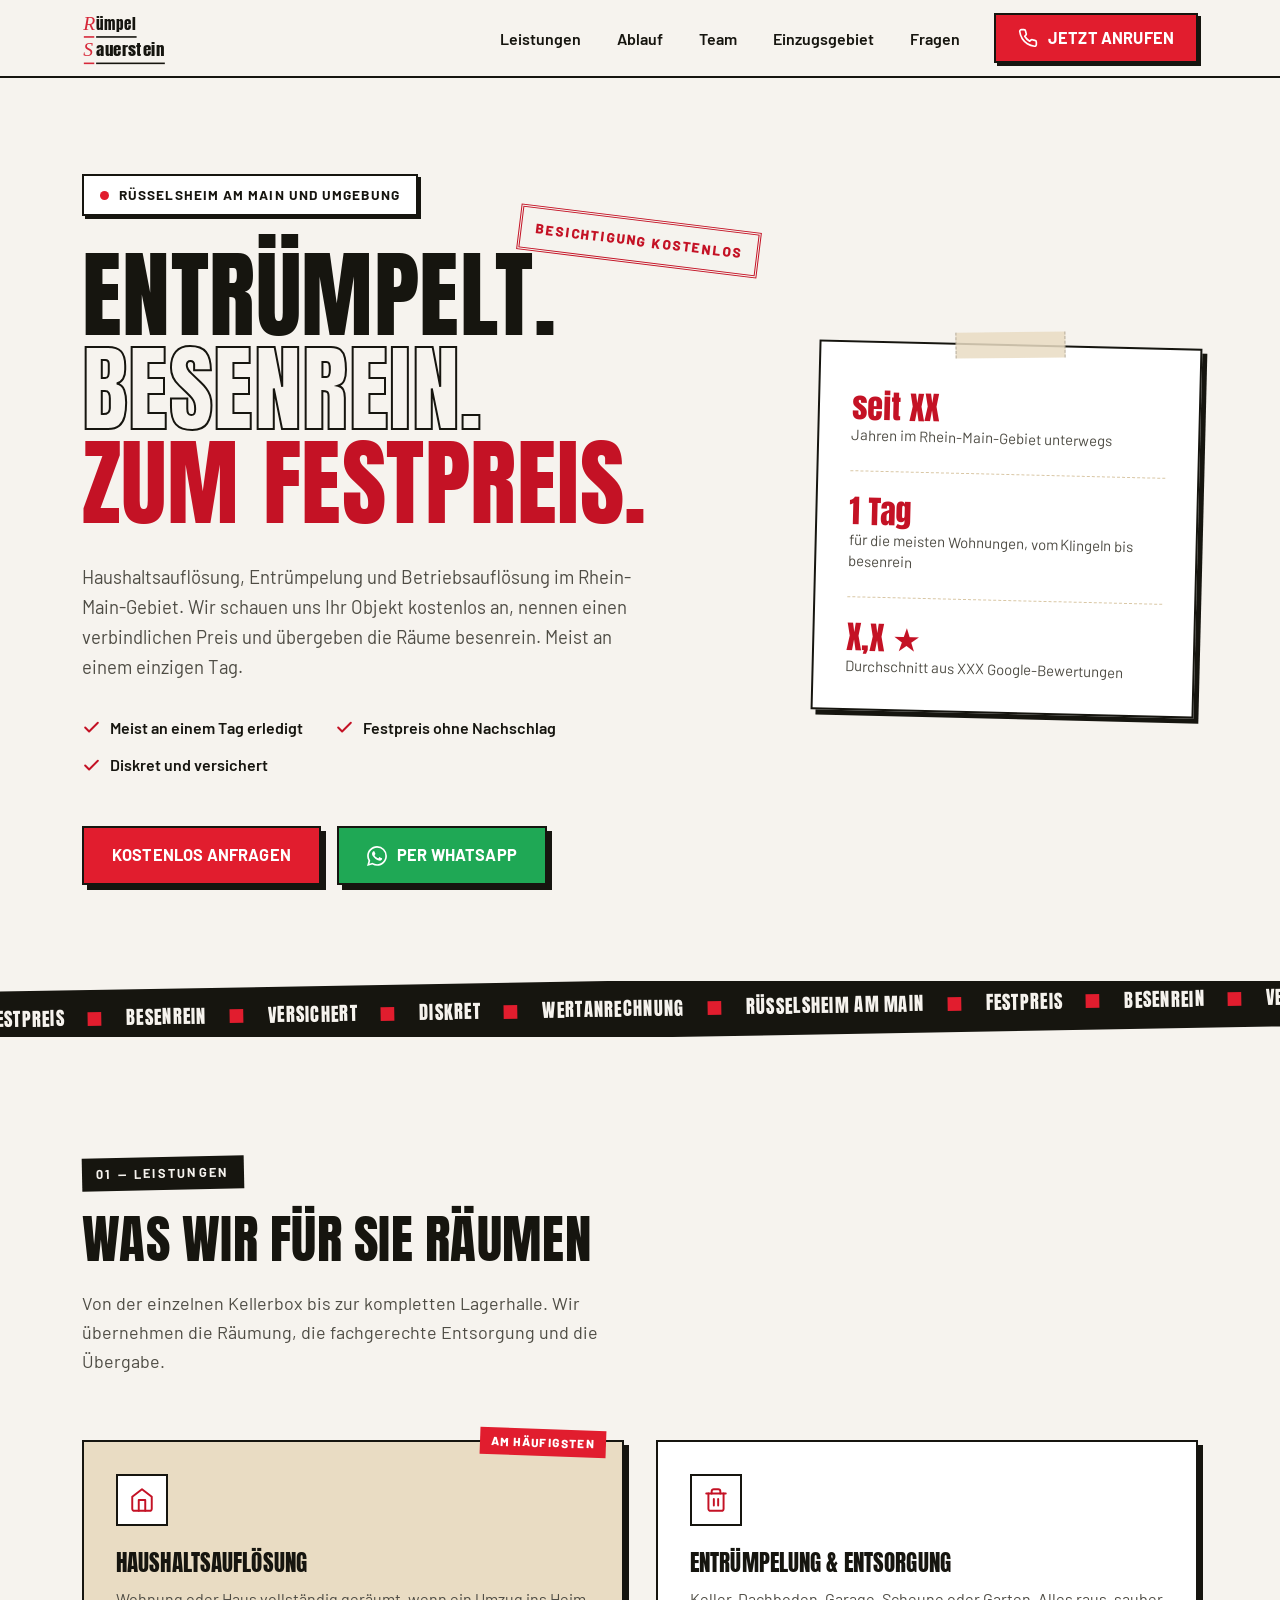
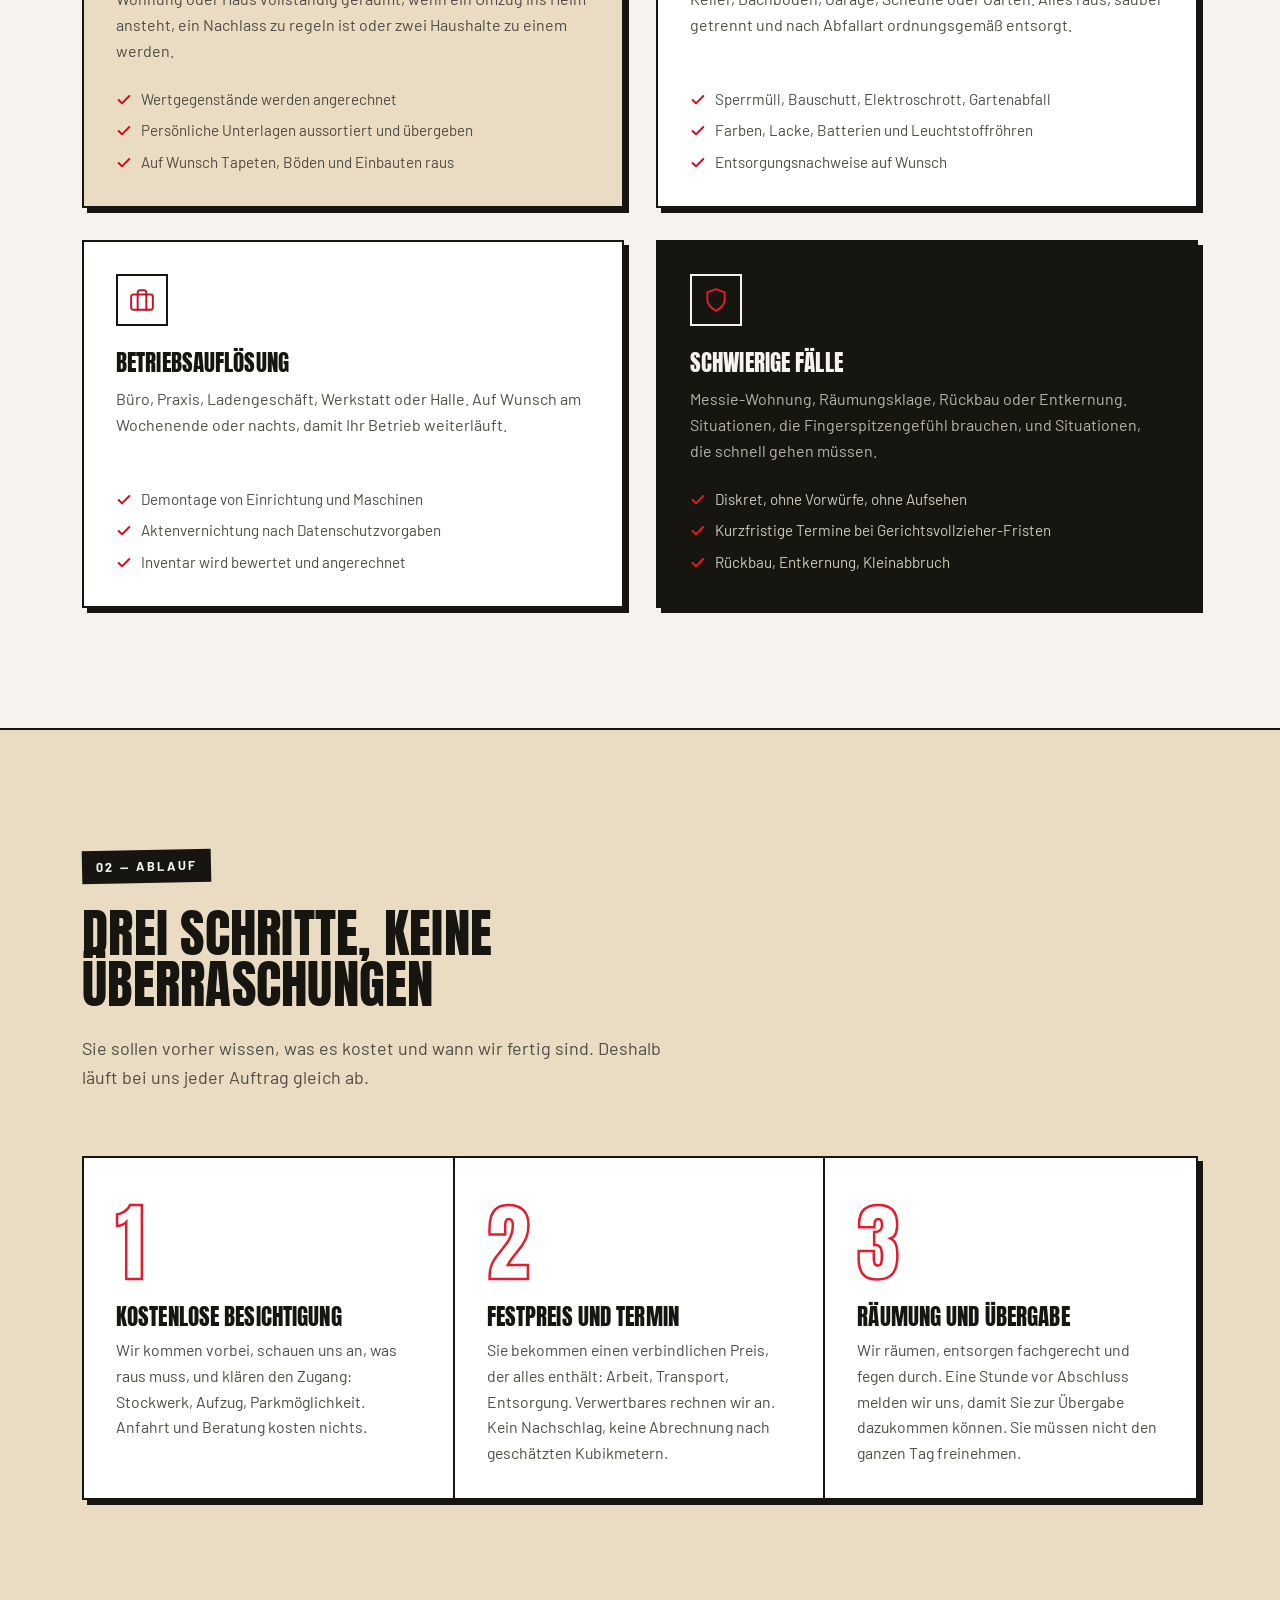
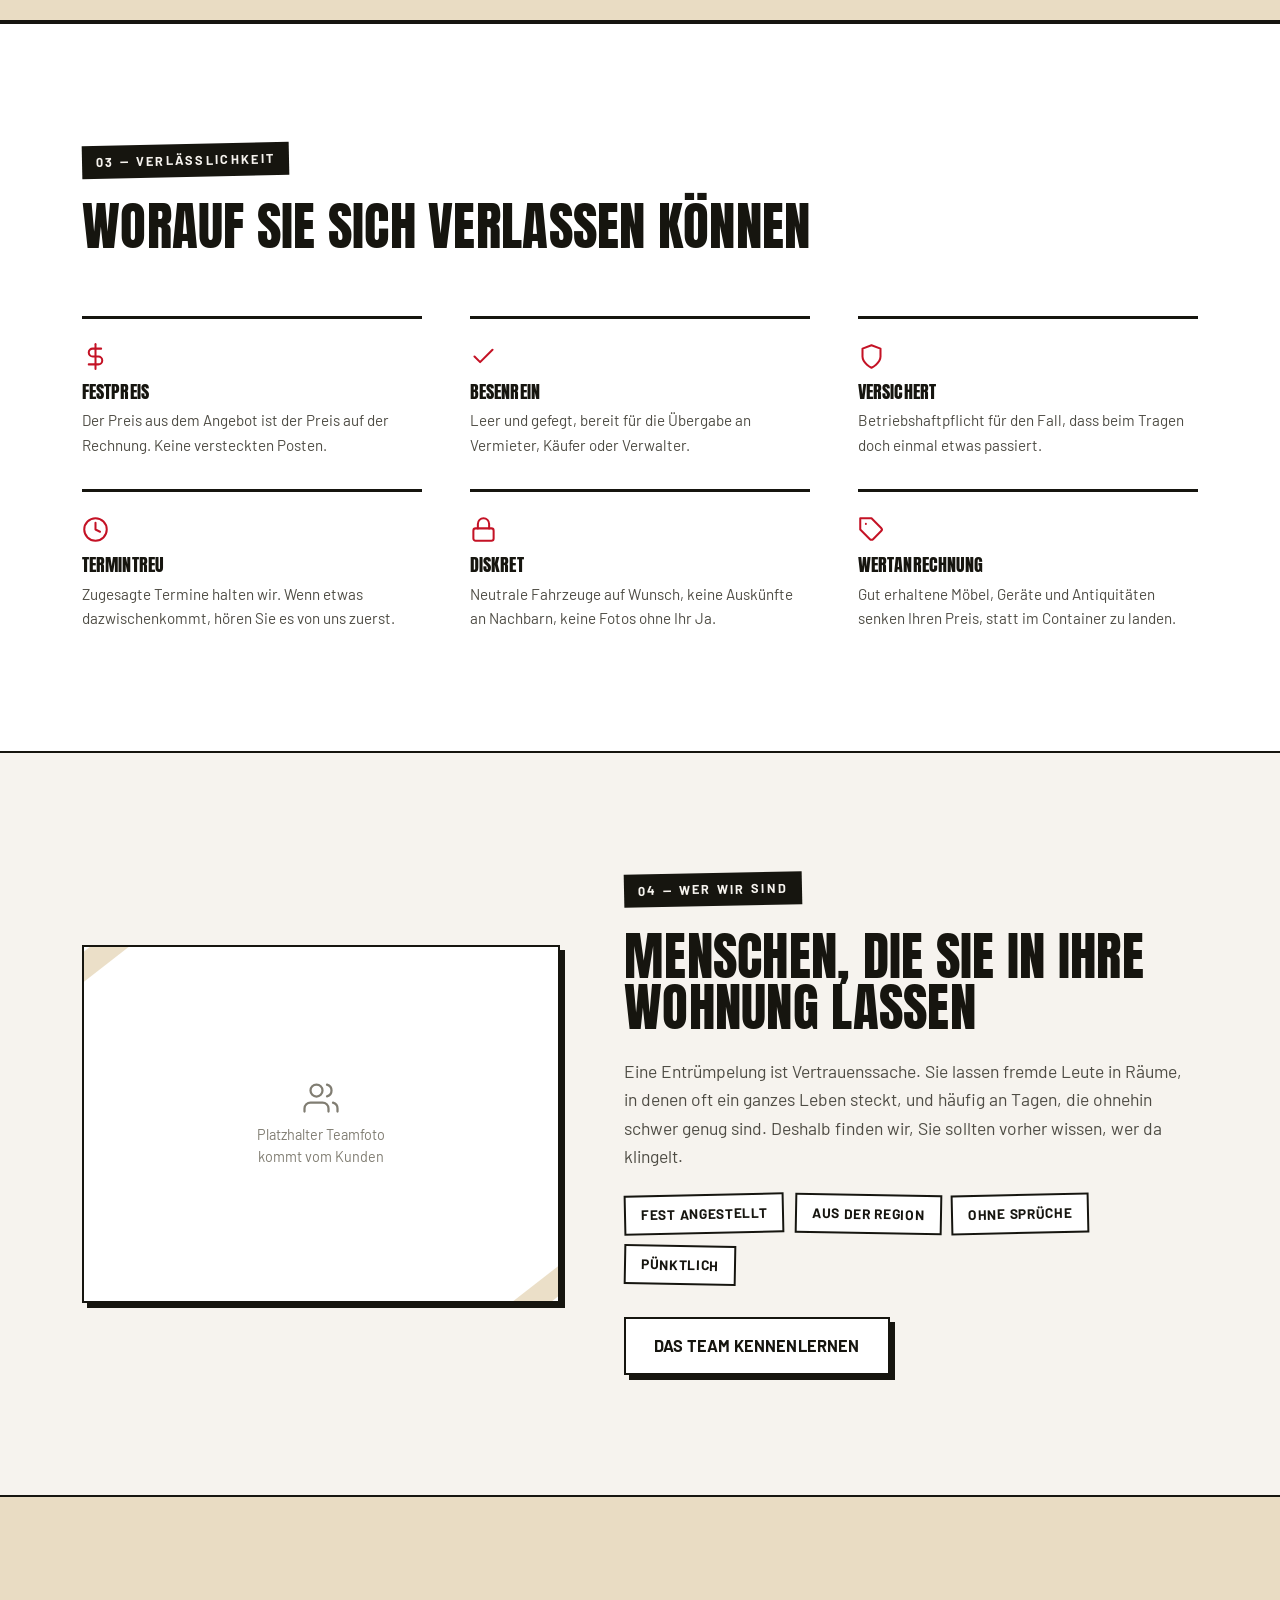
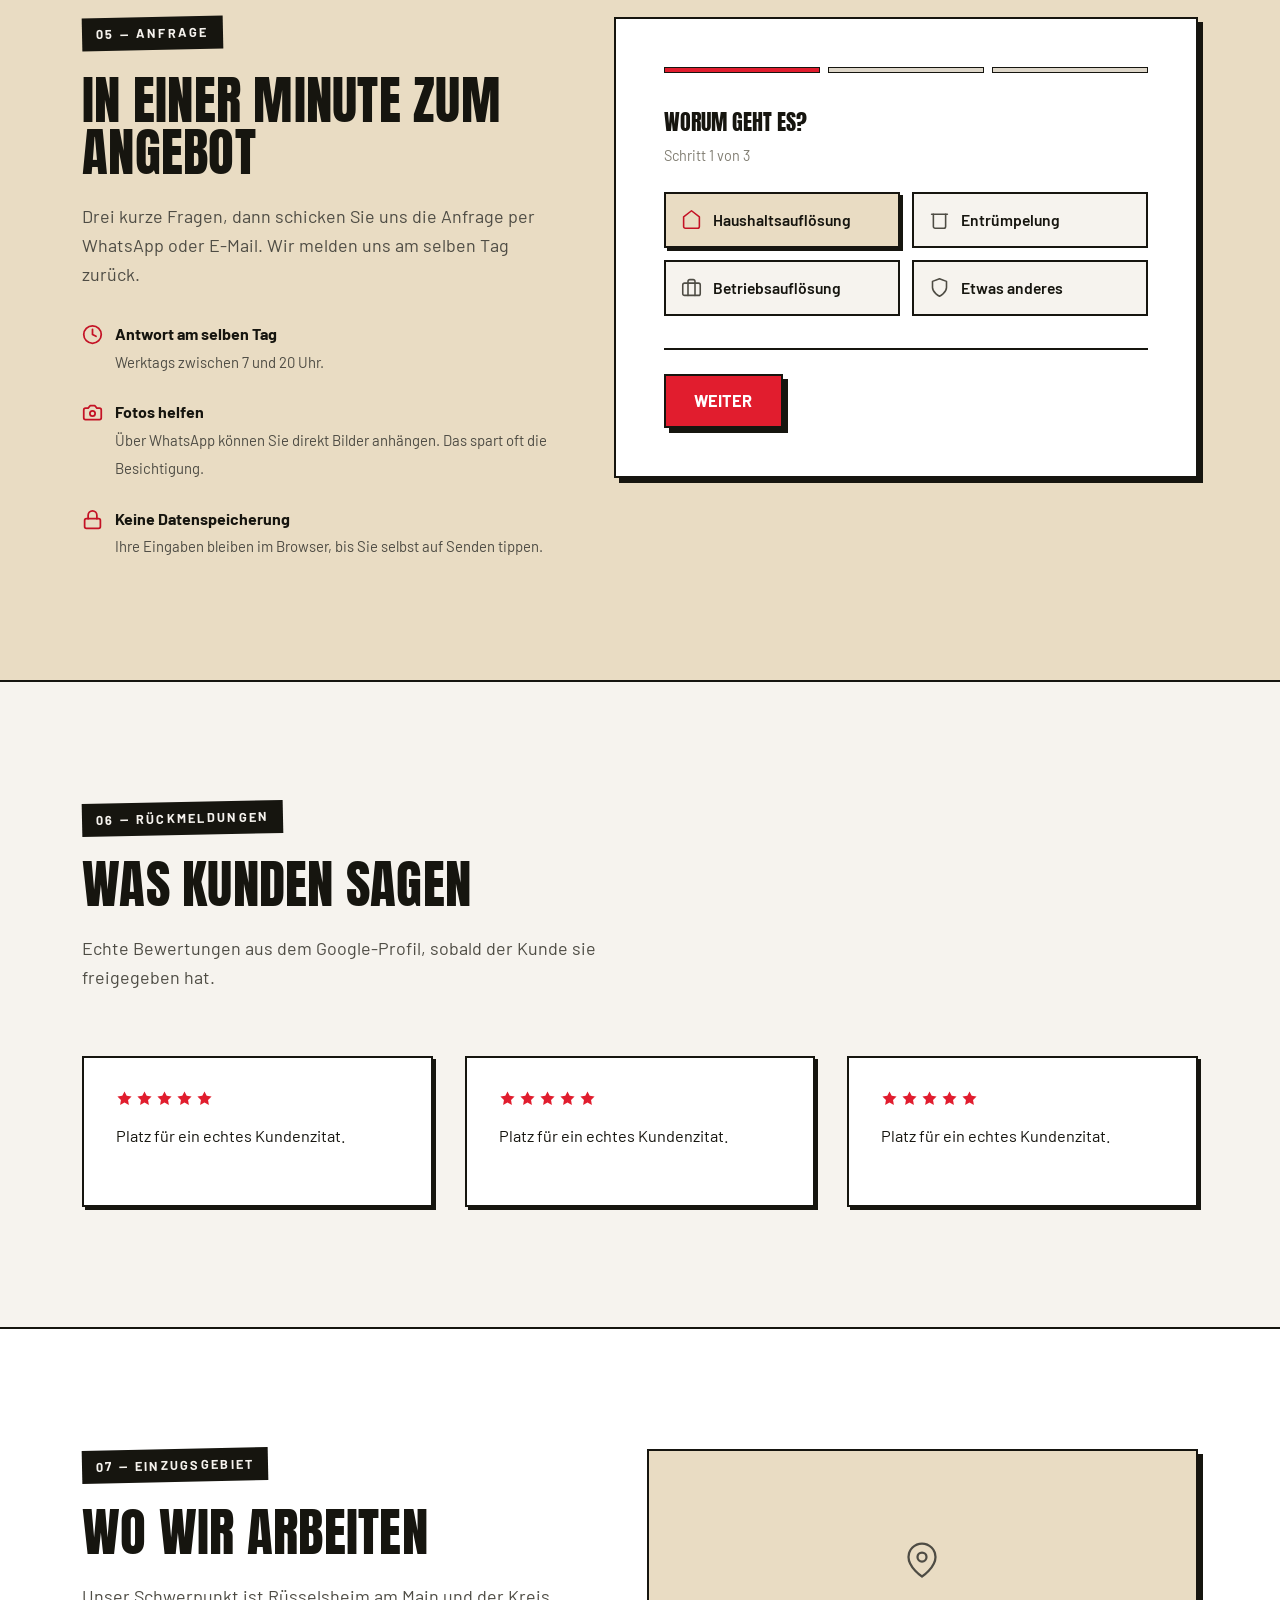
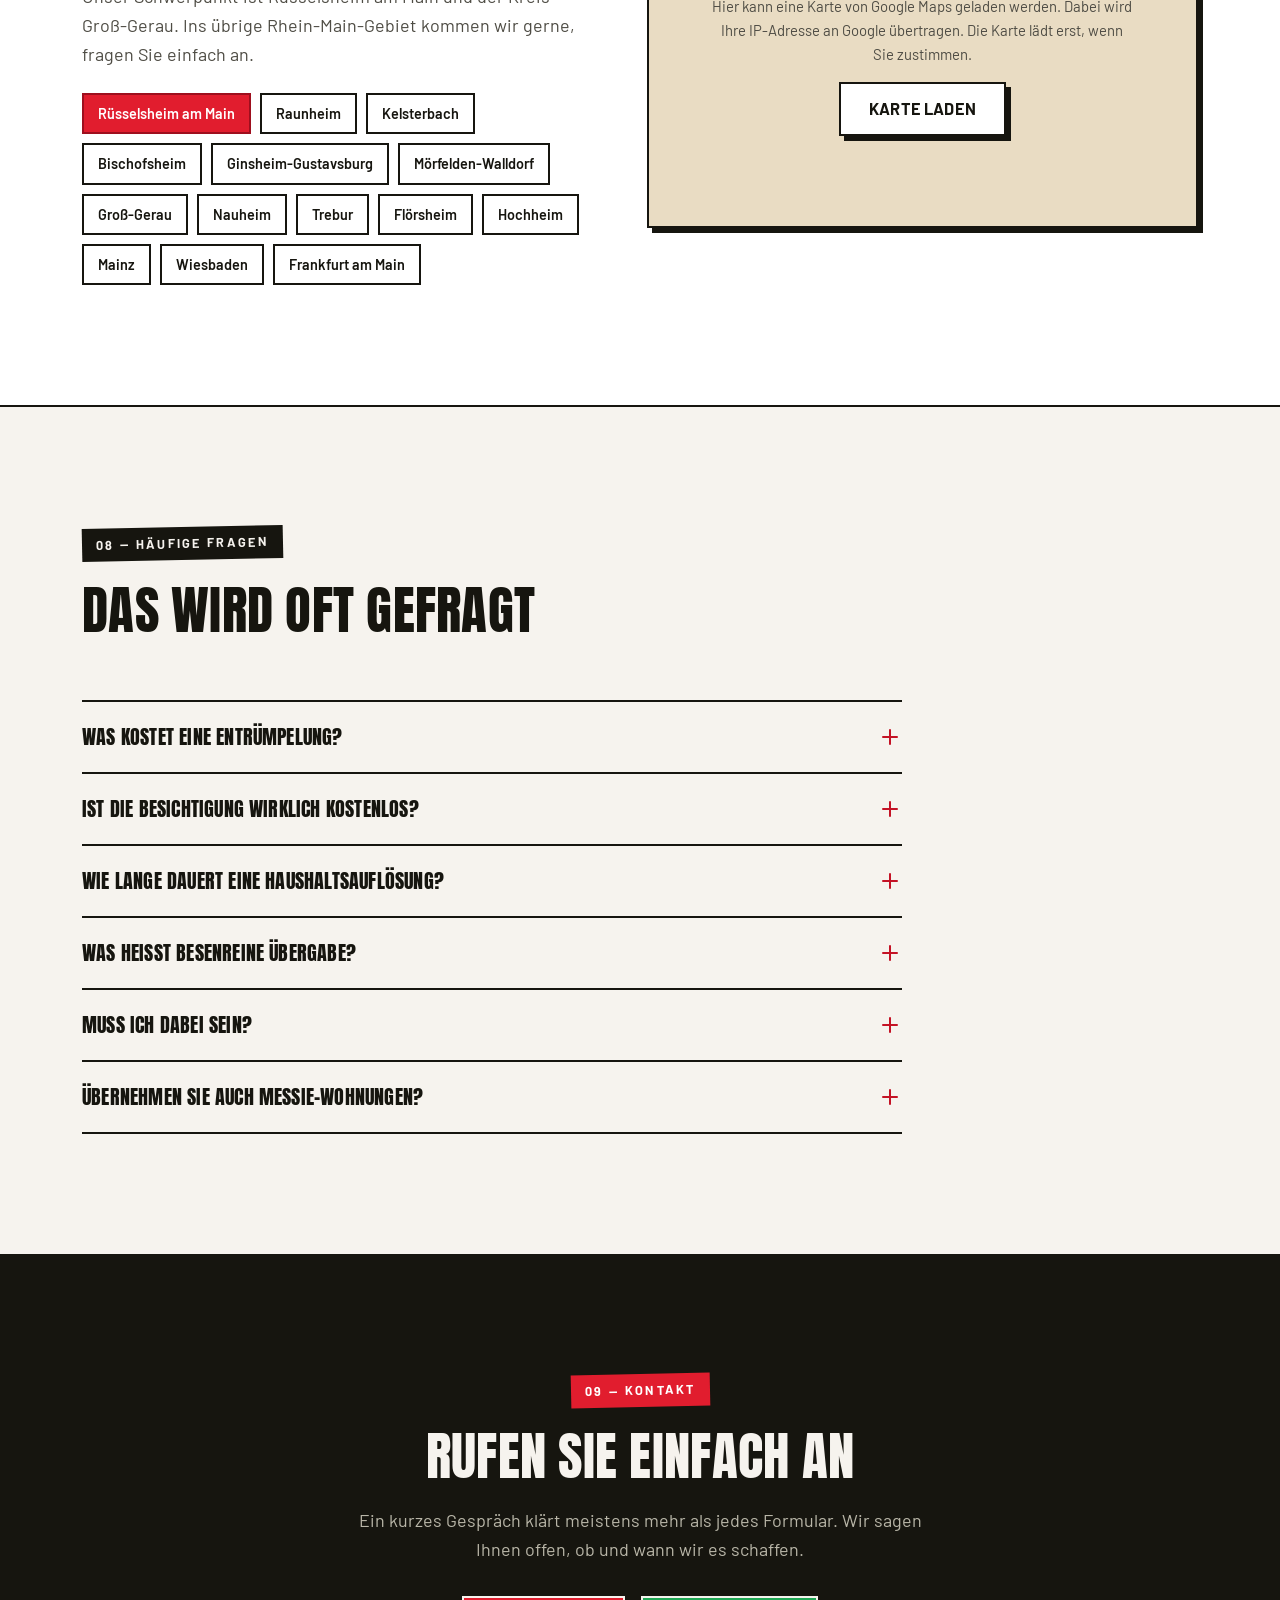
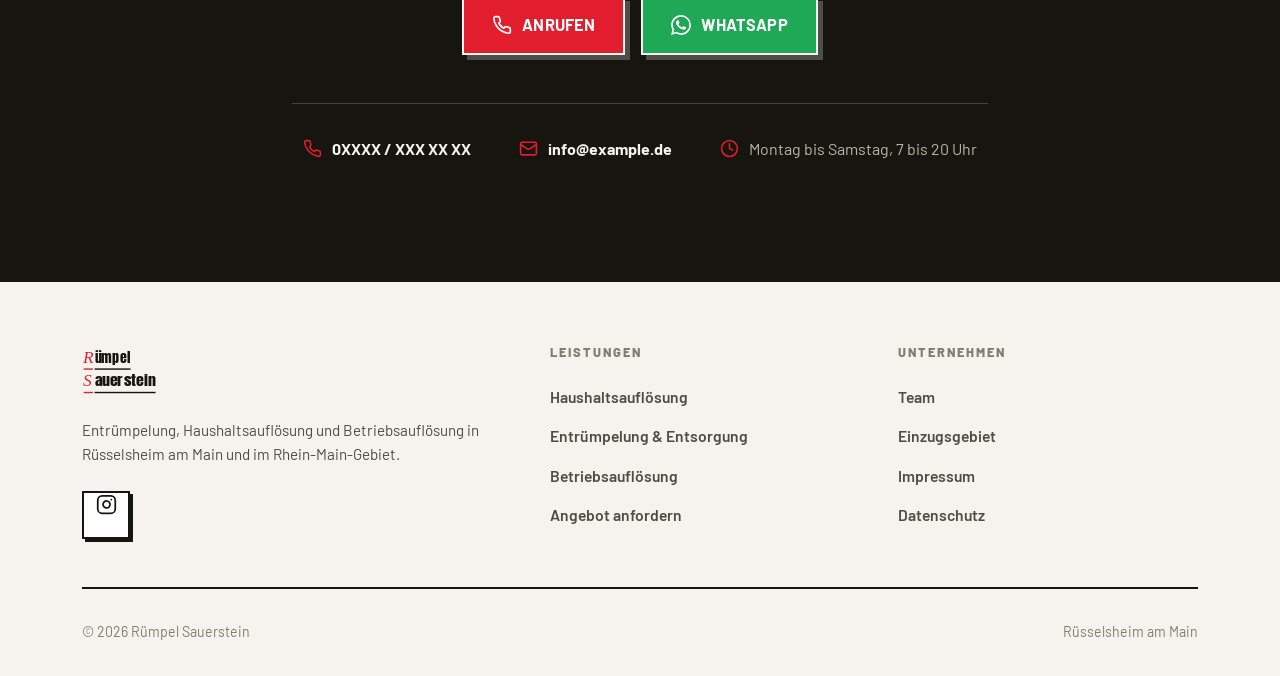
<file: index.html>
<!DOCTYPE html>
<html lang="de">
<head>
<meta charset="UTF-8">
<meta name="viewport" content="width=device-width, initial-scale=1">

<title>Entrümpelung Rüsselsheim | Rümpel Sauerstein – Haushaltsauflösung zum Festpreis</title>
<meta name="description" content="Entrümpelung und Haushaltsauflösung in Rüsselsheim am Main. Kostenlose Besichtigung, verbindlicher Festpreis, besenreine Übergabe. Meist an einem Tag erledigt.">
<link rel="canonical" href="https://example.de/"><!-- TODO: echte Domain eintragen -->

<meta property="og:type" content="website">
<meta property="og:title" content="Entrümpelung Rüsselsheim | Rümpel Sauerstein">
<meta property="og:description" content="Haushaltsauflösung und Entrümpelung zum Festpreis. Kostenlose Besichtigung, besenreine Übergabe.">
<meta property="og:locale" content="de_DE">

<!-- Bunny Fonts: EU-Server, DSGVO-konform, kein Cookie-Banner nötig -->
<link rel="preconnect" href="https://fonts.bunny.net" crossorigin>
<link rel="stylesheet" href="https://fonts.bunny.net/css?family=anton|barlow:400,500,600,700,800">
<link rel="stylesheet" href="style.css">
<script>document.documentElement.classList.add("js");</script>

<!-- TODO: apple-touch-icon ergänzen, sonst nimmt iOS einen Screenshot als Symbol -->

<script type="application/ld+json">
{
  "@context": "https://schema.org",
  "@type": "LocalBusiness",
  "name": "Rümpel Sauerstein",
  "description": "Entrümpelung, Haushaltsauflösung und Betriebsauflösung in Rüsselsheim am Main und Umgebung.",
  "address": {
    "@type": "PostalAddress",
    "streetAddress": "TODO Straße und Hausnummer",
    "postalCode": "65428",
    "addressLocality": "Rüsselsheim am Main",
    "addressRegion": "Hessen",
    "addressCountry": "DE"
  },
  "telephone": "TODO",
  "areaServed": [
    { "@type": "City", "name": "Rüsselsheim am Main" },
    { "@type": "City", "name": "Raunheim" },
    { "@type": "City", "name": "Kelsterbach" },
    { "@type": "City", "name": "Mörfelden-Walldorf" },
    { "@type": "City", "name": "Groß-Gerau" },
    { "@type": "City", "name": "Mainz" },
    { "@type": "City", "name": "Wiesbaden" },
    { "@type": "City", "name": "Frankfurt am Main" }
  ],
  "priceRange": "$$",
  "makesOffer": [
    { "@type": "Offer", "itemOffered": { "@type": "Service", "name": "Haushaltsauflösung" } },
    { "@type": "Offer", "itemOffered": { "@type": "Service", "name": "Entrümpelung und Entsorgung" } },
    { "@type": "Offer", "itemOffered": { "@type": "Service", "name": "Betriebsauflösung" } }
  ]
}
</script>

<script type="application/ld+json">
{
  "@context": "https://schema.org",
  "@type": "FAQPage",
  "mainEntity": [
    {
      "@type": "Question",
      "name": "Was kostet eine Entrümpelung?",
      "acceptedAnswer": { "@type": "Answer", "text": "Der Preis hängt von Menge, Zugang und Stockwerk ab. Deshalb schauen wir uns das Objekt vorher kostenlos an und nennen danach einen verbindlichen Festpreis. Verwertbare Gegenstände rechnen wir an und senken damit den Preis." }
    },
    {
      "@type": "Question",
      "name": "Ist die Besichtigung wirklich kostenlos?",
      "acceptedAnswer": { "@type": "Answer", "text": "Ja. Anfahrt, Besichtigung und Angebot sind kostenlos und unverbindlich. Erst wenn Sie zusagen, entstehen Kosten." }
    },
    {
      "@type": "Question",
      "name": "Wie lange dauert eine Haushaltsauflösung?",
      "acceptedAnswer": { "@type": "Answer", "text": "Eine durchschnittliche Wohnung schaffen wir meist an einem Tag. Bei großen Häusern oder schwierigem Zugang planen wir zwei Tage ein. Den Zeitrahmen nennen wir verbindlich mit dem Angebot." }
    },
    {
      "@type": "Question",
      "name": "Was bedeutet besenreine Übergabe?",
      "acceptedAnswer": { "@type": "Answer", "text": "Nach der Räumung sind alle Räume leer und gefegt, sodass Sie die Wohnung an Vermieter oder Käufer übergeben können. Auf Wunsch entfernen wir zusätzlich Tapeten, Bodenbeläge oder Einbauten." }
    },
    {
      "@type": "Question",
      "name": "Muss ich während der Räumung anwesend sein?",
      "acceptedAnswer": { "@type": "Answer", "text": "Nein. Nach der Besichtigung genügt die Schlüsselübergabe. Wir melden uns rechtzeitig vor Abschluss, damit Sie zur Übergabe dazukommen können." }
    },
    {
      "@type": "Question",
      "name": "Übernehmen Sie auch Messie-Wohnungen?",
      "acceptedAnswer": { "@type": "Answer", "text": "Ja. Wir arbeiten diskret und ohne Vorwürfe. Solche Aufträge gehören zu unserem Alltag, unsere Leute sind darauf vorbereitet und entsprechend ausgerüstet." }
    }
  ]
}
</script>
</head>
<body>

<a class="skip-link" href="#main">Zum Inhalt springen</a>

<!-- ============ HEADER ============ -->
<header class="header" id="header">
  <div class="wrap header__inner">

    <a class="logo" href="#hero" aria-label="Rümpel Sauerstein, zur Startseite">
      <svg viewBox="0 0 138 88" role="img" aria-hidden="true" focusable="false">
        <text x="2" y="31" font-family="Georgia, 'Times New Roman', serif" font-style="italic"
              font-size="32" font-weight="400" fill="#D62839">R</text>
        <text x="23" y="31" font-family="Anton, Arial Narrow, sans-serif" font-size="24" font-weight="400"
              letter-spacing="0.5" fill="currentColor" textLength="66" lengthAdjust="spacingAndGlyphs">ümpel</text>
        <rect x="3" y="41" width="17" height="2.6" fill="#D62839"/>
        <rect x="23" y="41" width="66" height="2.6" fill="currentColor"/>

        <text x="2" y="74" font-family="Georgia, 'Times New Roman', serif" font-style="italic"
              font-size="32" font-weight="400" fill="#D62839">S</text>
        <text x="23" y="74" font-family="Anton, Arial Narrow, sans-serif" font-size="24" font-weight="400"
              letter-spacing="0.5" fill="currentColor" textLength="112" lengthAdjust="spacingAndGlyphs">auerstein</text>
        <rect x="3" y="84" width="17" height="2.6" fill="#D62839"/>
        <rect x="23" y="84" width="112" height="2.6" fill="currentColor"/>
      </svg>
    </a>

    <nav class="nav" id="main-nav" aria-label="Hauptnavigation">
      <ul class="nav__list">
        <li><a class="nav__link" href="#leistungen">Leistungen</a></li>
        <li><a class="nav__link" href="#ablauf">Ablauf</a></li>
        <li><a class="nav__link" href="#team">Team</a></li>
        <li><a class="nav__link" href="#gebiet">Einzugsgebiet</a></li>
        <li><a class="nav__link" href="#faq">Fragen</a></li>
      </ul>
      <div class="nav__cta">
        <!-- TODO: echte Telefonnummer eintragen (tel-Link + sichtbarer Text) -->
        <a class="btn btn--primary btn--inline" href="tel:+49XXXXXXXXXX">
          <svg viewBox="0 0 24 24" fill="none" stroke="currentColor" stroke-width="2" stroke-linecap="round" stroke-linejoin="round" aria-hidden="true"><path d="M22 16.92v3a2 2 0 0 1-2.18 2 19.79 19.79 0 0 1-8.63-3.07 19.5 19.5 0 0 1-6-6 19.79 19.79 0 0 1-3.07-8.67A2 2 0 0 1 4.11 2h3a2 2 0 0 1 2 1.72c.127.96.361 1.903.7 2.81a2 2 0 0 1-.45 2.11L8.09 9.91a16 16 0 0 0 6 6l1.27-1.27a2 2 0 0 1 2.11-.45c.907.339 1.85.573 2.81.7A2 2 0 0 1 22 16.92z"/></svg>
          Jetzt anrufen
        </a>
      </div>
    </nav>

    <button class="burger" id="burger" type="button"
            aria-label="Menü öffnen" aria-expanded="false" aria-controls="main-nav">
      <span class="burger__bars" aria-hidden="true"><span></span><span></span><span></span></span>
    </button>

  </div>
</header>

<main id="main">

<!-- ============ 1 · HERO ============ -->
<section class="hero" id="hero">
  <div class="wrap hero__inner">
    <div class="hero__grid">

      <div>
        <span class="hero__eyebrow"><span class="dot" aria-hidden="true"></span>
          Rüsselsheim am Main und Umgebung
        </span>

        <div class="hero__title">
          <span class="stamp" aria-hidden="true">Besichtigung kostenlos</span>
          <h1>Entrümpelt.<br><span class="outline">Besenrein.</span><br><span class="accent">Zum Festpreis.</span></h1>
        </div>

        <p class="hero__lead">
          Haushaltsauflösung, Entrümpelung und Betriebsauflösung im Rhein-Main-Gebiet.
          Wir schauen uns Ihr Objekt kostenlos an, nennen einen verbindlichen Preis
          und übergeben die Räume besenrein. Meist an einem einzigen Tag.
        </p>

        <ul class="hero__points">
          <li>
            <svg viewBox="0 0 24 24" fill="none" stroke="currentColor" stroke-width="2.5" stroke-linecap="round" stroke-linejoin="round" aria-hidden="true"><polyline points="20 6 9 17 4 12"/></svg>
            Meist an einem Tag erledigt
          </li>
          <li>
            <svg viewBox="0 0 24 24" fill="none" stroke="currentColor" stroke-width="2.5" stroke-linecap="round" stroke-linejoin="round" aria-hidden="true"><polyline points="20 6 9 17 4 12"/></svg>
            Festpreis ohne Nachschlag
          </li>
          <li>
            <svg viewBox="0 0 24 24" fill="none" stroke="currentColor" stroke-width="2.5" stroke-linecap="round" stroke-linejoin="round" aria-hidden="true"><polyline points="20 6 9 17 4 12"/></svg>
            Diskret und versichert
          </li>
        </ul>

        <div class="btn-row">
          <a class="btn btn--primary" href="#anfrage">Kostenlos anfragen</a>
          <!-- TODO: echte WhatsApp-Nummer eintragen (Format wa.me/49XXXXXXXXXX) -->
          <a class="btn btn--wa" href="https://wa.me/49XXXXXXXXXX" target="_blank" rel="noopener">
            <svg viewBox="0 0 24 24" fill="currentColor" aria-hidden="true"><path d="M17.472 14.382c-.297-.149-1.758-.867-2.03-.967-.273-.099-.471-.148-.67.15-.197.297-.767.966-.94 1.164-.173.199-.347.223-.644.075-.297-.15-1.255-.463-2.39-1.475-.883-.788-1.48-1.761-1.653-2.059-.173-.297-.018-.458.13-.606.134-.133.298-.347.446-.52.149-.174.198-.298.298-.497.099-.198.05-.371-.025-.52-.075-.149-.669-1.612-.916-2.207-.242-.579-.487-.5-.669-.51a12.8 12.8 0 0 0-.57-.01c-.198 0-.52.074-.792.372-.272.297-1.04 1.016-1.04 2.479 0 1.462 1.065 2.875 1.213 3.074.149.198 2.096 3.2 5.077 4.487.709.306 1.262.489 1.694.625.712.227 1.36.195 1.871.118.571-.085 1.758-.719 2.006-1.413.248-.694.248-1.289.173-1.413-.074-.124-.272-.198-.57-.347m-5.421 7.403h-.004a9.87 9.87 0 0 1-5.031-1.378l-.361-.214-3.741.982.998-3.648-.235-.374a9.86 9.86 0 0 1-1.51-5.26c.001-5.45 4.436-9.884 9.888-9.884a9.82 9.82 0 0 1 6.988 2.896 9.82 9.82 0 0 1 2.893 6.994c-.003 5.45-4.437 9.884-9.885 9.884m8.413-18.297A11.8 11.8 0 0 0 12.05 0C5.495 0 .16 5.335.157 11.892c0 2.096.547 4.142 1.588 5.945L.057 24l6.305-1.654a11.9 11.9 0 0 0 5.683 1.448h.005c6.554 0 11.89-5.335 11.893-11.893a11.82 11.82 0 0 0-3.48-8.413Z"/></svg>
            Per WhatsApp
          </a>
        </div>
      </div>

      <aside class="hero__facts" aria-label="Kennzahlen">
        <div class="fact">
          <!-- TODO: Jahre Erfahrung vom Kunden bestätigen lassen -->
          <span class="fact__value">seit XX</span>
          <span class="fact__label">Jahren im Rhein-Main-Gebiet unterwegs</span>
        </div>
        <div class="fact">
          <span class="fact__value">1 Tag</span>
          <span class="fact__label">für die meisten Wohnungen, vom Klingeln bis besenrein</span>
        </div>
        <div class="fact">
          <!-- TODO: echte Google-Bewertung und Anzahl eintragen, sonst Block entfernen -->
          <span class="fact__value">X,X ★</span>
          <span class="fact__label">Durchschnitt aus XXX Google-Bewertungen</span>
        </div>
      </aside>

    </div>
  </div>
</section>


<!-- ============ MARQUEE ============ -->
<div class="marquee-clip">
  <div class="marquee" aria-hidden="true">
    <div class="marquee__track">
      <span>Festpreis <b>&#9632;</b> Besenrein <b>&#9632;</b> Versichert <b>&#9632;</b> Diskret <b>&#9632;</b> Wertanrechnung <b>&#9632;</b> R&#252;sselsheim am Main <b>&#9632;</b> </span>
      <span>Festpreis <b>&#9632;</b> Besenrein <b>&#9632;</b> Versichert <b>&#9632;</b> Diskret <b>&#9632;</b> Wertanrechnung <b>&#9632;</b> R&#252;sselsheim am Main <b>&#9632;</b> </span>
    </div>
  </div>
</div>

<!-- ============ 2 · LEISTUNGEN ============ -->
<section class="section" id="leistungen">
  <div class="wrap">

    <div class="sec-head reveal">
      <span class="sec-num">01 — Leistungen</span>
      <h2>Was wir für Sie räumen</h2>
      <p class="sec-lead">
        Von der einzelnen Kellerbox bis zur kompletten Lagerhalle. Wir übernehmen
        die Räumung, die fachgerechte Entsorgung und die Übergabe.
      </p>
    </div>

    <div class="services">

      <article class="card card--kraft reveal">
        <span class="card__tag">Am häufigsten</span>
        <div class="card__icon">
          <svg viewBox="0 0 24 24" fill="none" stroke="currentColor" stroke-width="1.8" stroke-linecap="round" stroke-linejoin="round" aria-hidden="true"><path d="m3 9 9-7 9 7v11a2 2 0 0 1-2 2H5a2 2 0 0 1-2-2z"/><polyline points="9 22 9 12 15 12 15 22"/></svg>
        </div>
        <h3>Haushaltsauflösung</h3>
        <p>
          Wohnung oder Haus vollständig geräumt, wenn ein Umzug ins Heim ansteht,
          ein Nachlass zu regeln ist oder zwei Haushalte zu einem werden.
        </p>
        <ul class="card__list">
          <li><svg viewBox="0 0 24 24" fill="none" stroke="currentColor" stroke-width="3" stroke-linecap="round" stroke-linejoin="round" aria-hidden="true"><polyline points="20 6 9 17 4 12"/></svg>Wertgegenstände werden angerechnet</li>
          <li><svg viewBox="0 0 24 24" fill="none" stroke="currentColor" stroke-width="3" stroke-linecap="round" stroke-linejoin="round" aria-hidden="true"><polyline points="20 6 9 17 4 12"/></svg>Persönliche Unterlagen aussortiert und übergeben</li>
          <li><svg viewBox="0 0 24 24" fill="none" stroke="currentColor" stroke-width="3" stroke-linecap="round" stroke-linejoin="round" aria-hidden="true"><polyline points="20 6 9 17 4 12"/></svg>Auf Wunsch Tapeten, Böden und Einbauten raus</li>
        </ul>
      </article>

      <article class="card reveal">
        <div class="card__icon">
          <svg viewBox="0 0 24 24" fill="none" stroke="currentColor" stroke-width="1.8" stroke-linecap="round" stroke-linejoin="round" aria-hidden="true"><polyline points="3 6 5 6 21 6"/><path d="M19 6v14a2 2 0 0 1-2 2H7a2 2 0 0 1-2-2V6m3 0V4a2 2 0 0 1 2-2h4a2 2 0 0 1 2 2v2"/><line x1="10" y1="11" x2="10" y2="17"/><line x1="14" y1="11" x2="14" y2="17"/></svg>
        </div>
        <h3>Entrümpelung &amp; Entsorgung</h3>
        <p>
          Keller, Dachboden, Garage, Scheune oder Garten. Alles raus, sauber getrennt
          und nach Abfallart ordnungsgemäß entsorgt.
        </p>
        <ul class="card__list">
          <li><svg viewBox="0 0 24 24" fill="none" stroke="currentColor" stroke-width="3" stroke-linecap="round" stroke-linejoin="round" aria-hidden="true"><polyline points="20 6 9 17 4 12"/></svg>Sperrmüll, Bauschutt, Elektroschrott, Gartenabfall</li>
          <li><svg viewBox="0 0 24 24" fill="none" stroke="currentColor" stroke-width="3" stroke-linecap="round" stroke-linejoin="round" aria-hidden="true"><polyline points="20 6 9 17 4 12"/></svg>Farben, Lacke, Batterien und Leuchtstoffröhren</li>
          <li><svg viewBox="0 0 24 24" fill="none" stroke="currentColor" stroke-width="3" stroke-linecap="round" stroke-linejoin="round" aria-hidden="true"><polyline points="20 6 9 17 4 12"/></svg>Entsorgungsnachweise auf Wunsch</li>
        </ul>
      </article>

      <article class="card reveal">
        <div class="card__icon">
          <svg viewBox="0 0 24 24" fill="none" stroke="currentColor" stroke-width="1.8" stroke-linecap="round" stroke-linejoin="round" aria-hidden="true"><rect x="2" y="7" width="20" height="14" rx="2"/><path d="M16 21V5a2 2 0 0 0-2-2h-4a2 2 0 0 0-2 2v16"/></svg>
        </div>
        <h3>Betriebsauflösung</h3>
        <p>
          Büro, Praxis, Ladengeschäft, Werkstatt oder Halle. Auf Wunsch am Wochenende
          oder nachts, damit Ihr Betrieb weiterläuft.
        </p>
        <ul class="card__list">
          <li><svg viewBox="0 0 24 24" fill="none" stroke="currentColor" stroke-width="3" stroke-linecap="round" stroke-linejoin="round" aria-hidden="true"><polyline points="20 6 9 17 4 12"/></svg>Demontage von Einrichtung und Maschinen</li>
          <li><svg viewBox="0 0 24 24" fill="none" stroke="currentColor" stroke-width="3" stroke-linecap="round" stroke-linejoin="round" aria-hidden="true"><polyline points="20 6 9 17 4 12"/></svg>Aktenvernichtung nach Datenschutzvorgaben</li>
          <li><svg viewBox="0 0 24 24" fill="none" stroke="currentColor" stroke-width="3" stroke-linecap="round" stroke-linejoin="round" aria-hidden="true"><polyline points="20 6 9 17 4 12"/></svg>Inventar wird bewertet und angerechnet</li>
        </ul>
      </article>

      <article class="card card--ink reveal">
        <div class="card__icon">
          <svg viewBox="0 0 24 24" fill="none" stroke="currentColor" stroke-width="1.8" stroke-linecap="round" stroke-linejoin="round" aria-hidden="true"><path d="M12 22s8-4 8-10V5l-8-3-8 3v7c0 6 8 10 8 10z"/></svg>
        </div>
        <h3>Schwierige Fälle</h3>
        <p>
          Messie-Wohnung, Räumungsklage, Rückbau oder Entkernung. Situationen,
          die Fingerspitzengefühl brauchen, und Situationen, die schnell gehen müssen.
        </p>
        <ul class="card__list">
          <li><svg viewBox="0 0 24 24" fill="none" stroke="currentColor" stroke-width="3" stroke-linecap="round" stroke-linejoin="round" aria-hidden="true"><polyline points="20 6 9 17 4 12"/></svg>Diskret, ohne Vorwürfe, ohne Aufsehen</li>
          <li><svg viewBox="0 0 24 24" fill="none" stroke="currentColor" stroke-width="3" stroke-linecap="round" stroke-linejoin="round" aria-hidden="true"><polyline points="20 6 9 17 4 12"/></svg>Kurzfristige Termine bei Gerichtsvollzieher-Fristen</li>
          <li><svg viewBox="0 0 24 24" fill="none" stroke="currentColor" stroke-width="3" stroke-linecap="round" stroke-linejoin="round" aria-hidden="true"><polyline points="20 6 9 17 4 12"/></svg>Rückbau, Entkernung, Kleinabbruch</li>
        </ul>
      </article>

    </div>
  </div>
</section>

<!-- ============ 3 · ABLAUF ============ -->
<section class="section section--kraft" id="ablauf">
  <div class="wrap">

    <div class="sec-head reveal">
      <span class="sec-num">02 — Ablauf</span>
      <h2>Drei Schritte, keine Überraschungen</h2>
      <p class="sec-lead">
        Sie sollen vorher wissen, was es kostet und wann wir fertig sind.
        Deshalb läuft bei uns jeder Auftrag gleich ab.
      </p>
    </div>

    <div class="steps">

      <article class="step reveal">
        <div class="step__body">
          <h3>Kostenlose Besichtigung</h3>
          <p>
            Wir kommen vorbei, schauen uns an, was raus muss, und klären den Zugang:
            Stockwerk, Aufzug, Parkmöglichkeit. Anfahrt und Beratung kosten nichts.
          </p>
        </div>
      </article>

      <article class="step reveal">
        <div class="step__body">
          <h3>Festpreis und Termin</h3>
          <p>
            Sie bekommen einen verbindlichen Preis, der alles enthält: Arbeit,
            Transport, Entsorgung. Verwertbares rechnen wir an. Kein Nachschlag,
            keine Abrechnung nach geschätzten Kubikmetern.
          </p>
        </div>
      </article>

      <article class="step reveal">
        <div class="step__body">
          <h3>Räumung und Übergabe</h3>
          <p>
            Wir räumen, entsorgen fachgerecht und fegen durch. Eine Stunde vor
            Abschluss melden wir uns, damit Sie zur Übergabe dazukommen können.
            Sie müssen nicht den ganzen Tag freinehmen.
          </p>
        </div>
      </article>

    </div>
  </div>
</section>

<!-- ============ 4 · GARANTIEN ============ -->
<section class="section section--alt" id="garantien">
  <div class="wrap">

    <div class="sec-head reveal">
      <span class="sec-num">03 — Verlässlichkeit</span>
      <h2>Worauf Sie sich verlassen können</h2>
    </div>

    <div class="promises reveal">

      <div class="promise">
        <svg viewBox="0 0 24 24" fill="none" stroke="currentColor" stroke-width="1.8" stroke-linecap="round" stroke-linejoin="round" aria-hidden="true"><path d="M12 1v22"/><path d="M17 5H9.5a3.5 3.5 0 0 0 0 7h5a3.5 3.5 0 0 1 0 7H6"/></svg>
        <h3>Festpreis</h3>
        <p>Der Preis aus dem Angebot ist der Preis auf der Rechnung. Keine versteckten Posten.</p>
      </div>

      <div class="promise">
        <svg viewBox="0 0 24 24" fill="none" stroke="currentColor" stroke-width="1.8" stroke-linecap="round" stroke-linejoin="round" aria-hidden="true"><path d="M20 6 9 17l-5-5"/></svg>
        <h3>Besenrein</h3>
        <p>Leer und gefegt, bereit für die Übergabe an Vermieter, Käufer oder Verwalter.</p>
      </div>

      <div class="promise">
        <svg viewBox="0 0 24 24" fill="none" stroke="currentColor" stroke-width="1.8" stroke-linecap="round" stroke-linejoin="round" aria-hidden="true"><path d="M12 22s8-4 8-10V5l-8-3-8 3v7c0 6 8 10 8 10z"/></svg>
        <h3>Versichert</h3>
        <p>Betriebshaftpflicht für den Fall, dass beim Tragen doch einmal etwas passiert.</p>
      </div>

      <div class="promise">
        <svg viewBox="0 0 24 24" fill="none" stroke="currentColor" stroke-width="1.8" stroke-linecap="round" stroke-linejoin="round" aria-hidden="true"><circle cx="12" cy="12" r="10"/><polyline points="12 6 12 12 16 14"/></svg>
        <h3>Termintreu</h3>
        <p>Zugesagte Termine halten wir. Wenn etwas dazwischenkommt, hören Sie es von uns zuerst.</p>
      </div>

      <div class="promise">
        <svg viewBox="0 0 24 24" fill="none" stroke="currentColor" stroke-width="1.8" stroke-linecap="round" stroke-linejoin="round" aria-hidden="true"><rect x="3" y="11" width="18" height="11" rx="2"/><path d="M7 11V7a5 5 0 0 1 10 0v4"/></svg>
        <h3>Diskret</h3>
        <p>Neutrale Fahrzeuge auf Wunsch, keine Auskünfte an Nachbarn, keine Fotos ohne Ihr Ja.</p>
      </div>

      <div class="promise">
        <svg viewBox="0 0 24 24" fill="none" stroke="currentColor" stroke-width="1.8" stroke-linecap="round" stroke-linejoin="round" aria-hidden="true"><path d="M20.59 13.41 13.42 20.6a2 2 0 0 1-2.83 0L2 12V2h10l8.59 8.59a2 2 0 0 1 0 2.82z"/><line x1="7" y1="7" x2="7.01" y2="7"/></svg>
        <h3>Wertanrechnung</h3>
        <p>Gut erhaltene Möbel, Geräte und Antiquitäten senken Ihren Preis, statt im Container zu landen.</p>
      </div>

    </div>
  </div>
</section>

<!-- ============ 5 · TEAM-TEASER ============ -->
<section class="section" id="team">
  <div class="wrap">
    <div class="team-teaser__grid">

      <div class="photo-slot reveal">
        <!-- TODO: Teamfoto einsetzen. Schriftliche Einwilligung jeder abgebildeten
             Person nötig (§ 22 KUG). Dateiname klein, ohne Umlaute:
             <img src="assets/team.jpg" alt="Das Team von Rümpel Sauerstein"> -->
        <div class="photo-slot__hint">
          <svg viewBox="0 0 24 24" fill="none" stroke="currentColor" stroke-width="1.5" stroke-linecap="round" stroke-linejoin="round" aria-hidden="true"><path d="M17 21v-2a4 4 0 0 0-4-4H5a4 4 0 0 0-4 4v2"/><circle cx="9" cy="7" r="4"/><path d="M23 21v-2a4 4 0 0 0-3-3.87"/><path d="M16 3.13a4 4 0 0 1 0 7.75"/></svg>
          <span>Platzhalter Teamfoto<br>kommt vom Kunden</span>
        </div>
      </div>

      <div class="reveal">
        <span class="sec-num">04 — Wer wir sind</span>
        <h2>Menschen, die Sie in Ihre Wohnung lassen</h2>
        <p>
          Eine Entrümpelung ist Vertrauenssache. Sie lassen fremde Leute in Räume,
          in denen oft ein ganzes Leben steckt, und häufig an Tagen, die ohnehin
          schwer genug sind. Deshalb finden wir, Sie sollten vorher wissen, wer da klingelt.
        </p>
        <ul class="team-teaser__values">
          <li>Fest angestellt</li>
          <li>Aus der Region</li>
          <li>Ohne Sprüche</li>
          <li>Pünktlich</li>
        </ul>
        <a class="btn btn--ghost btn--inline" href="team.html">Das Team kennenlernen</a>
      </div>

    </div>
  </div>
</section>

<!-- ============ 6 · ANFRAGE ============ -->
<section class="section section--kraft" id="anfrage">
  <div class="wrap">

    <div class="form-shell">

      <div class="form-aside reveal">
        <span class="sec-num">05 — Anfrage</span>
        <h2>In einer Minute zum Angebot</h2>
        <p class="sec-lead">
          Drei kurze Fragen, dann schicken Sie uns die Anfrage per WhatsApp oder E-Mail.
          Wir melden uns am selben Tag zurück.
        </p>

        <ul class="form-aside__list">
          <li>
            <svg viewBox="0 0 24 24" fill="none" stroke="currentColor" stroke-width="2" stroke-linecap="round" stroke-linejoin="round" aria-hidden="true"><circle cx="12" cy="12" r="10"/><polyline points="12 6 12 12 16 14"/></svg>
            <div><strong>Antwort am selben Tag</strong><span>Werktags zwischen 7 und 20 Uhr.</span></div>
          </li>
          <li>
            <svg viewBox="0 0 24 24" fill="none" stroke="currentColor" stroke-width="2" stroke-linecap="round" stroke-linejoin="round" aria-hidden="true"><path d="M14.5 4h-5L7 7H4a2 2 0 0 0-2 2v9a2 2 0 0 0 2 2h16a2 2 0 0 0 2-2V9a2 2 0 0 0-2-2h-3l-2.5-3z"/><circle cx="12" cy="13" r="3"/></svg>
            <div><strong>Fotos helfen</strong><span>Über WhatsApp können Sie direkt Bilder anhängen. Das spart oft die Besichtigung.</span></div>
          </li>
          <li>
            <svg viewBox="0 0 24 24" fill="none" stroke="currentColor" stroke-width="2" stroke-linecap="round" stroke-linejoin="round" aria-hidden="true"><rect x="3" y="11" width="18" height="11" rx="2"/><path d="M7 11V7a5 5 0 0 1 10 0v4"/></svg>
            <div><strong>Keine Datenspeicherung</strong><span>Ihre Eingaben bleiben im Browser, bis Sie selbst auf Senden tippen.</span></div>
          </li>
        </ul>
      </div>

      <div class="form-card reveal">
        <form id="anfrage-form" novalidate>

          <div class="form-progress" aria-hidden="true">
            <span class="form-progress__item is-active" data-progress="1"></span>
            <span class="form-progress__item" data-progress="2"></span>
            <span class="form-progress__item" data-progress="3"></span>
          </div>

          <!-- Schritt 1 -->
          <div class="form-step is-active" data-step="1">
            <p class="form-step__title">Worum geht es?</p>
            <p class="form-step__hint">Schritt 1 von 3</p>

            <div class="choice-grid" role="group" aria-label="Gewünschte Leistung">
              <span class="choice">
                <input type="radio" id="l1" name="leistung" value="Haushaltsauflösung" checked>
                <label for="l1"><svg viewBox="0 0 24 24" fill="none" stroke="currentColor" stroke-width="1.8" stroke-linecap="round" stroke-linejoin="round" aria-hidden="true"><path d="m3 9 9-7 9 7v11a2 2 0 0 1-2 2H5a2 2 0 0 1-2-2z"/></svg>Haushaltsauflösung</label>
              </span>
              <span class="choice">
                <input type="radio" id="l2" name="leistung" value="Entrümpelung">
                <label for="l2"><svg viewBox="0 0 24 24" fill="none" stroke="currentColor" stroke-width="1.8" stroke-linecap="round" stroke-linejoin="round" aria-hidden="true"><polyline points="3 6 5 6 21 6"/><path d="M19 6v14a2 2 0 0 1-2 2H7a2 2 0 0 1-2-2V6"/></svg>Entrümpelung</label>
              </span>
              <span class="choice">
                <input type="radio" id="l3" name="leistung" value="Betriebsauflösung">
                <label for="l3"><svg viewBox="0 0 24 24" fill="none" stroke="currentColor" stroke-width="1.8" stroke-linecap="round" stroke-linejoin="round" aria-hidden="true"><rect x="2" y="7" width="20" height="14" rx="2"/><path d="M16 21V5a2 2 0 0 0-2-2h-4a2 2 0 0 0-2 2v16"/></svg>Betriebsauflösung</label>
              </span>
              <span class="choice">
                <input type="radio" id="l4" name="leistung" value="Sonderfall">
                <label for="l4"><svg viewBox="0 0 24 24" fill="none" stroke="currentColor" stroke-width="1.8" stroke-linecap="round" stroke-linejoin="round" aria-hidden="true"><path d="M12 22s8-4 8-10V5l-8-3-8 3v7c0 6 8 10 8 10z"/></svg>Etwas anderes</label>
              </span>
            </div>

            <div class="form-nav">
              <button type="button" class="btn btn--primary" data-next="2">Weiter</button>
            </div>
          </div>

          <!-- Schritt 2 -->
          <div class="form-step" data-step="2">
            <p class="form-step__title">Was sollen wir räumen?</p>
            <p class="form-step__hint">Schritt 2 von 3</p>

            <div class="field">
              <label for="objekt">Objekt</label>
              <select id="objekt" name="objekt">
                <option>Wohnung</option>
                <option>Haus</option>
                <option>Keller oder Dachboden</option>
                <option>Garage oder Scheune</option>
                <option>Gewerbefläche</option>
                <option>Sonstiges</option>
              </select>
            </div>

            <div class="field">
              <label for="groesse">Ungefähre Größe</label>
              <select id="groesse" name="groesse">
                <option>bis 40 m²</option>
                <option>40 bis 80 m²</option>
                <option>80 bis 150 m²</option>
                <option>über 150 m²</option>
                <option>weiß ich nicht</option>
              </select>
            </div>

            <div class="field">
              <label for="etage">Etage und Zugang</label>
              <input type="text" id="etage" name="etage" placeholder="z.B. 3. OG ohne Aufzug">
            </div>

            <div class="field">
              <label for="ort">Ort</label>
              <input type="text" id="ort" name="ort" placeholder="z.B. Rüsselsheim">
            </div>

            <div class="form-nav">
              <button type="button" class="btn btn--ghost" data-prev="1">Zurück</button>
              <button type="button" class="btn btn--primary" data-next="3">Weiter</button>
            </div>
          </div>

          <!-- Schritt 3 -->
          <div class="form-step" data-step="3">
            <p class="form-step__title">Wie erreichen wir Sie?</p>
            <p class="form-step__hint">Schritt 3 von 3</p>

            <div class="field">
              <label for="name">Name</label>
              <input type="text" id="name" name="name" autocomplete="name" placeholder="Vor- und Nachname">
            </div>

            <div class="field">
              <label for="wunsch">Wunschtermin oder Anmerkung <span style="font-weight:400;color:var(--text-dim)">(optional)</span></label>
              <textarea id="wunsch" name="wunsch" placeholder="z.B. möglichst in den nächsten zwei Wochen"></textarea>
            </div>

            <p class="form-step__hint" style="margin-top:24px">Das schicken Sie ab:</p>
            <div class="form-preview" id="form-preview" aria-live="polite"></div>

            <div class="form-send">
              <!-- TODO: echte WhatsApp-Nummer in script.js eintragen (Konstante WA_NUMMER) -->
              <a class="btn btn--wa btn--full" id="send-wa" href="#" target="_blank" rel="noopener">
                <svg viewBox="0 0 24 24" fill="currentColor" aria-hidden="true"><path d="M17.472 14.382c-.297-.149-1.758-.867-2.03-.967-.273-.099-.471-.148-.67.15-.197.297-.767.966-.94 1.164-.173.199-.347.223-.644.075-.297-.15-1.255-.463-2.39-1.475-.883-.788-1.48-1.761-1.653-2.059-.173-.297-.018-.458.13-.606.134-.133.298-.347.446-.52.149-.174.198-.298.298-.497.099-.198.05-.371-.025-.52-.075-.149-.669-1.612-.916-2.207-.242-.579-.487-.5-.669-.51a12.8 12.8 0 0 0-.57-.01c-.198 0-.52.074-.792.372-.272.297-1.04 1.016-1.04 2.479 0 1.462 1.065 2.875 1.213 3.074.149.198 2.096 3.2 5.077 4.487.709.306 1.262.489 1.694.625.712.227 1.36.195 1.871.118.571-.085 1.758-.719 2.006-1.413.248-.694.248-1.289.173-1.413-.074-.124-.272-.198-.57-.347m-5.421 7.403h-.004a9.87 9.87 0 0 1-5.031-1.378l-.361-.214-3.741.982.998-3.648-.235-.374a9.86 9.86 0 0 1-1.51-5.26c.001-5.45 4.436-9.884 9.888-9.884a9.82 9.82 0 0 1 6.988 2.896 9.82 9.82 0 0 1 2.893 6.994c-.003 5.45-4.437 9.884-9.885 9.884m8.413-18.297A11.8 11.8 0 0 0 12.05 0C5.495 0 .16 5.335.157 11.892c0 2.096.547 4.142 1.588 5.945L.057 24l6.305-1.654a11.9 11.9 0 0 0 5.683 1.448h.005c6.554 0 11.89-5.335 11.893-11.893a11.82 11.82 0 0 0-3.48-8.413Z"/></svg>
                Per WhatsApp senden
              </a>
              <!-- TODO: echte E-Mail-Adresse in script.js eintragen (Konstante MAIL) -->
              <a class="btn btn--ghost btn--full" id="send-mail" href="#">
                <svg viewBox="0 0 24 24" fill="none" stroke="currentColor" stroke-width="2" stroke-linecap="round" stroke-linejoin="round" aria-hidden="true"><rect x="2" y="4" width="20" height="16" rx="2"/><path d="m22 7-8.97 5.7a1.94 1.94 0 0 1-2.06 0L2 7"/></svg>
                Per E-Mail senden
              </a>
            </div>

            <div class="form-nav">
              <button type="button" class="btn btn--ghost" data-prev="2">Zurück</button>
            </div>

            <p class="form-note">
              Ihre Angaben werden nicht an uns übertragen, solange Sie nicht selbst auf
              Senden tippen. Es werden keine Daten auf dieser Website gespeichert.
              Näheres in der <a href="datenschutz.html">Datenschutzerklärung</a>.
            </p>
          </div>

        </form>
      </div>

    </div>
  </div>
</section>

<!-- ============ 7 · BEWERTUNGEN ============ -->
<section class="section" id="bewertungen">
  <div class="wrap">

    <div class="sec-head reveal">
      <span class="sec-num">06 — Rückmeldungen</span>
      <h2>Was Kunden sagen</h2>
      <p class="sec-lead">
        <!-- TODO: Kunde liefert 3 echte Zitate aus dem Google-Profil (Wortlaut,
             Vorname, Monat) sowie den Profil-Link. Bis dahin bleiben die Karten leer.
             KEINE erfundenen Bewertungen einsetzen. -->
        Echte Bewertungen aus dem Google-Profil, sobald der Kunde sie freigegeben hat.
      </p>
    </div>

    <div class="reviews">

      <article class="review reveal">
        <div class="review__stars" aria-label="Bewertung">
          <svg viewBox="0 0 24 24" fill="currentColor" aria-hidden="true"><path d="m12 2 3.09 6.26L22 9.27l-5 4.87 1.18 6.88L12 17.77l-6.18 3.25L7 14.14 2 9.27l6.91-1.01z"/></svg>
          <svg viewBox="0 0 24 24" fill="currentColor" aria-hidden="true"><path d="m12 2 3.09 6.26L22 9.27l-5 4.87 1.18 6.88L12 17.77l-6.18 3.25L7 14.14 2 9.27l6.91-1.01z"/></svg>
          <svg viewBox="0 0 24 24" fill="currentColor" aria-hidden="true"><path d="m12 2 3.09 6.26L22 9.27l-5 4.87 1.18 6.88L12 17.77l-6.18 3.25L7 14.14 2 9.27l6.91-1.01z"/></svg>
          <svg viewBox="0 0 24 24" fill="currentColor" aria-hidden="true"><path d="m12 2 3.09 6.26L22 9.27l-5 4.87 1.18 6.88L12 17.77l-6.18 3.25L7 14.14 2 9.27l6.91-1.01z"/></svg>
          <svg viewBox="0 0 24 24" fill="currentColor" aria-hidden="true"><path d="m12 2 3.09 6.26L22 9.27l-5 4.87 1.18 6.88L12 17.77l-6.18 3.25L7 14.14 2 9.27l6.91-1.01z"/></svg>
        </div>
        <p class="review__text"><!-- TODO: Original-Zitat 1 aus dem Google-Profil einsetzen -->Platz für ein echtes Kundenzitat.</p>
        <p class="review__author"><!-- TODO: Vorname, Monat --></p>
      </article>

      <article class="review reveal">
        <div class="review__stars" aria-label="Bewertung">
          <svg viewBox="0 0 24 24" fill="currentColor" aria-hidden="true"><path d="m12 2 3.09 6.26L22 9.27l-5 4.87 1.18 6.88L12 17.77l-6.18 3.25L7 14.14 2 9.27l6.91-1.01z"/></svg>
          <svg viewBox="0 0 24 24" fill="currentColor" aria-hidden="true"><path d="m12 2 3.09 6.26L22 9.27l-5 4.87 1.18 6.88L12 17.77l-6.18 3.25L7 14.14 2 9.27l6.91-1.01z"/></svg>
          <svg viewBox="0 0 24 24" fill="currentColor" aria-hidden="true"><path d="m12 2 3.09 6.26L22 9.27l-5 4.87 1.18 6.88L12 17.77l-6.18 3.25L7 14.14 2 9.27l6.91-1.01z"/></svg>
          <svg viewBox="0 0 24 24" fill="currentColor" aria-hidden="true"><path d="m12 2 3.09 6.26L22 9.27l-5 4.87 1.18 6.88L12 17.77l-6.18 3.25L7 14.14 2 9.27l6.91-1.01z"/></svg>
          <svg viewBox="0 0 24 24" fill="currentColor" aria-hidden="true"><path d="m12 2 3.09 6.26L22 9.27l-5 4.87 1.18 6.88L12 17.77l-6.18 3.25L7 14.14 2 9.27l6.91-1.01z"/></svg>
        </div>
        <p class="review__text"><!-- TODO: Original-Zitat 2 -->Platz für ein echtes Kundenzitat.</p>
        <p class="review__author"><!-- TODO: Vorname, Monat --></p>
      </article>

      <article class="review reveal">
        <div class="review__stars" aria-label="Bewertung">
          <svg viewBox="0 0 24 24" fill="currentColor" aria-hidden="true"><path d="m12 2 3.09 6.26L22 9.27l-5 4.87 1.18 6.88L12 17.77l-6.18 3.25L7 14.14 2 9.27l6.91-1.01z"/></svg>
          <svg viewBox="0 0 24 24" fill="currentColor" aria-hidden="true"><path d="m12 2 3.09 6.26L22 9.27l-5 4.87 1.18 6.88L12 17.77l-6.18 3.25L7 14.14 2 9.27l6.91-1.01z"/></svg>
          <svg viewBox="0 0 24 24" fill="currentColor" aria-hidden="true"><path d="m12 2 3.09 6.26L22 9.27l-5 4.87 1.18 6.88L12 17.77l-6.18 3.25L7 14.14 2 9.27l6.91-1.01z"/></svg>
          <svg viewBox="0 0 24 24" fill="currentColor" aria-hidden="true"><path d="m12 2 3.09 6.26L22 9.27l-5 4.87 1.18 6.88L12 17.77l-6.18 3.25L7 14.14 2 9.27l6.91-1.01z"/></svg>
          <svg viewBox="0 0 24 24" fill="currentColor" aria-hidden="true"><path d="m12 2 3.09 6.26L22 9.27l-5 4.87 1.18 6.88L12 17.77l-6.18 3.25L7 14.14 2 9.27l6.91-1.01z"/></svg>
        </div>
        <p class="review__text"><!-- TODO: Original-Zitat 3 -->Platz für ein echtes Kundenzitat.</p>
        <p class="review__author"><!-- TODO: Vorname, Monat --></p>
      </article>

    </div>
  </div>
</section>

<!-- ============ 8 · EINZUGSGEBIET ============ -->
<section class="section section--alt" id="gebiet">
  <div class="wrap">
    <div class="area__grid">

      <div class="reveal">
        <span class="sec-num">07 — Einzugsgebiet</span>
        <h2>Wo wir arbeiten</h2>
        <p class="sec-lead">
          Unser Schwerpunkt ist Rüsselsheim am Main und der Kreis Groß-Gerau.
          Ins übrige Rhein-Main-Gebiet kommen wir gerne, fragen Sie einfach an.
        </p>
        <ul class="area__places">
          <li>Rüsselsheim am Main</li>
          <li>Raunheim</li>
          <li>Kelsterbach</li>
          <li>Bischofsheim</li>
          <li>Ginsheim-Gustavsburg</li>
          <li>Mörfelden-Walldorf</li>
          <li>Groß-Gerau</li>
          <li>Nauheim</li>
          <li>Trebur</li>
          <li>Flörsheim</li>
          <li>Hochheim</li>
          <li>Mainz</li>
          <li>Wiesbaden</li>
          <li>Frankfurt am Main</li>
        </ul>
      </div>

      <!-- Zwei-Klick-Lösung: Google lädt erst nach aktivem Klick (Art. 6 Abs. 1 lit. a) -->
      <div class="map-consent reveal" id="map-consent">
        <div class="map-consent__inner">
          <svg viewBox="0 0 24 24" fill="none" stroke="currentColor" stroke-width="1.5" stroke-linecap="round" stroke-linejoin="round" aria-hidden="true"><path d="M21 10c0 7-9 13-9 13s-9-6-9-13a9 9 0 0 1 18 0z"/><circle cx="12" cy="10" r="3"/></svg>
          <p>
            Hier kann eine Karte von Google Maps geladen werden. Dabei wird Ihre
            IP-Adresse an Google übertragen. Die Karte lädt erst, wenn Sie zustimmen.
          </p>
          <button class="btn btn--ghost btn--inline" type="button" id="map-load">Karte laden</button>
        </div>
      </div>

    </div>
  </div>
</section>

<!-- ============ 9 · FAQ ============ -->
<section class="section" id="faq">
  <div class="wrap">

    <div class="sec-head reveal">
      <span class="sec-num">08 — Häufige Fragen</span>
      <h2>Das wird oft gefragt</h2>
    </div>

    <div class="faq reveal">

      <div class="faq__item">
        <button class="faq__q" type="button" aria-expanded="false" aria-controls="faq-1">
          Was kostet eine Entrümpelung?
          <svg class="faq__icon" viewBox="0 0 24 24" fill="none" stroke="currentColor" stroke-width="2" stroke-linecap="round" aria-hidden="true"><line x1="12" y1="5" x2="12" y2="19"/><line x1="5" y1="12" x2="19" y2="12"/></svg>
        </button>
        <div class="faq__a" id="faq-1" data-open="false"><div>
          <p>
            Das hängt von der Menge ab, vom Zugang und vom Stockwerk. Genau deshalb
            schauen wir uns das Objekt vorher kostenlos an und nennen danach einen
            verbindlichen Festpreis. Verwertbare Gegenstände rechnen wir an, das senkt
            den Preis oft spürbar. Was wir nicht machen: nach geschätzten Kubikmetern
            abrechnen und am Ende nachfordern.
          </p>
        </div></div>
      </div>

      <div class="faq__item">
        <button class="faq__q" type="button" aria-expanded="false" aria-controls="faq-2">
          Ist die Besichtigung wirklich kostenlos?
          <svg class="faq__icon" viewBox="0 0 24 24" fill="none" stroke="currentColor" stroke-width="2" stroke-linecap="round" aria-hidden="true"><line x1="12" y1="5" x2="12" y2="19"/><line x1="5" y1="12" x2="19" y2="12"/></svg>
        </button>
        <div class="faq__a" id="faq-2" data-open="false"><div>
          <p>
            Ja. Anfahrt, Besichtigung und Angebot kosten nichts und verpflichten Sie
            zu nichts. Erst wenn Sie zusagen, entstehen Kosten.
          </p>
        </div></div>
      </div>

      <div class="faq__item">
        <button class="faq__q" type="button" aria-expanded="false" aria-controls="faq-3">
          Wie lange dauert eine Haushaltsauflösung?
          <svg class="faq__icon" viewBox="0 0 24 24" fill="none" stroke="currentColor" stroke-width="2" stroke-linecap="round" aria-hidden="true"><line x1="12" y1="5" x2="12" y2="19"/><line x1="5" y1="12" x2="19" y2="12"/></svg>
        </button>
        <div class="faq__a" id="faq-3" data-open="false"><div>
          <p>
            Eine durchschnittliche Wohnung schaffen wir meist an einem Tag. Bei großen
            Häusern, vollen Kellern oder schwierigem Zugang planen wir zwei Tage ein.
            Den Zeitrahmen nennen wir verbindlich zusammen mit dem Angebot.
          </p>
        </div></div>
      </div>

      <div class="faq__item">
        <button class="faq__q" type="button" aria-expanded="false" aria-controls="faq-4">
          Was heißt besenreine Übergabe?
          <svg class="faq__icon" viewBox="0 0 24 24" fill="none" stroke="currentColor" stroke-width="2" stroke-linecap="round" aria-hidden="true"><line x1="12" y1="5" x2="12" y2="19"/><line x1="5" y1="12" x2="19" y2="12"/></svg>
        </button>
        <div class="faq__a" id="faq-4" data-open="false"><div>
          <p>
            Alle Räume sind leer und gefegt, sodass Sie an Vermieter, Käufer oder
            Verwaltung übergeben können. Auf Wunsch gehen wir weiter und entfernen
            Tapeten, Bodenbeläge, Fliesen oder Einbauküchen.
          </p>
        </div></div>
      </div>

      <div class="faq__item">
        <button class="faq__q" type="button" aria-expanded="false" aria-controls="faq-5">
          Muss ich dabei sein?
          <svg class="faq__icon" viewBox="0 0 24 24" fill="none" stroke="currentColor" stroke-width="2" stroke-linecap="round" aria-hidden="true"><line x1="12" y1="5" x2="12" y2="19"/><line x1="5" y1="12" x2="19" y2="12"/></svg>
        </button>
        <div class="faq__a" id="faq-5" data-open="false"><div>
          <p>
            Nein. Nach der Besichtigung reicht die Schlüsselübergabe. Etwa eine Stunde
            vor Abschluss rufen wir an, damit Sie zur Übergabe dazukommen können.
            Sie müssen sich also keinen ganzen Tag freinehmen.
          </p>
        </div></div>
      </div>

      <div class="faq__item">
        <button class="faq__q" type="button" aria-expanded="false" aria-controls="faq-6">
          Übernehmen Sie auch Messie-Wohnungen?
          <svg class="faq__icon" viewBox="0 0 24 24" fill="none" stroke="currentColor" stroke-width="2" stroke-linecap="round" aria-hidden="true"><line x1="12" y1="5" x2="12" y2="19"/><line x1="5" y1="12" x2="19" y2="12"/></svg>
        </button>
        <div class="faq__a" id="faq-6" data-open="false"><div>
          <p>
            Ja, und zwar ohne Vorwürfe und ohne Aufsehen. Solche Aufträge gehören zu
            unserem Alltag, unsere Leute sind darauf vorbereitet und entsprechend
            ausgerüstet. Niemand muss sich dafür schämen, uns anzurufen.
          </p>
        </div></div>
      </div>

    </div>
  </div>
</section>

<!-- ============ 10 · KONTAKT ============ -->
<section class="section contact" id="kontakt">
  <div class="wrap contact__inner">
    <span class="sec-num" style="justify-content:center">09 — Kontakt</span>
    <h2>Rufen Sie einfach an</h2>
    <p class="sec-lead" style="margin-inline:auto">
      Ein kurzes Gespräch klärt meistens mehr als jedes Formular.
      Wir sagen Ihnen offen, ob und wann wir es schaffen.
    </p>

    <div class="btn-row" style="margin-top:32px">
      <!-- TODO: echte Telefonnummer eintragen -->
      <a class="btn btn--primary" href="tel:+49XXXXXXXXXX">
        <svg viewBox="0 0 24 24" fill="none" stroke="currentColor" stroke-width="2" stroke-linecap="round" stroke-linejoin="round" aria-hidden="true"><path d="M22 16.92v3a2 2 0 0 1-2.18 2 19.79 19.79 0 0 1-8.63-3.07 19.5 19.5 0 0 1-6-6 19.79 19.79 0 0 1-3.07-8.67A2 2 0 0 1 4.11 2h3a2 2 0 0 1 2 1.72c.127.96.361 1.903.7 2.81a2 2 0 0 1-.45 2.11L8.09 9.91a16 16 0 0 0 6 6l1.27-1.27a2 2 0 0 1 2.11-.45c.907.339 1.85.573 2.81.7A2 2 0 0 1 22 16.92z"/></svg>
        Anrufen
      </a>
      <!-- TODO: echte WhatsApp-Nummer eintragen -->
      <a class="btn btn--wa" href="https://wa.me/49XXXXXXXXXX" target="_blank" rel="noopener">
        <svg viewBox="0 0 24 24" fill="currentColor" aria-hidden="true"><path d="M17.472 14.382c-.297-.149-1.758-.867-2.03-.967-.273-.099-.471-.148-.67.15-.197.297-.767.966-.94 1.164-.173.199-.347.223-.644.075-.297-.15-1.255-.463-2.39-1.475-.883-.788-1.48-1.761-1.653-2.059-.173-.297-.018-.458.13-.606.134-.133.298-.347.446-.52.149-.174.198-.298.298-.497.099-.198.05-.371-.025-.52-.075-.149-.669-1.612-.916-2.207-.242-.579-.487-.5-.669-.51a12.8 12.8 0 0 0-.57-.01c-.198 0-.52.074-.792.372-.272.297-1.04 1.016-1.04 2.479 0 1.462 1.065 2.875 1.213 3.074.149.198 2.096 3.2 5.077 4.487.709.306 1.262.489 1.694.625.712.227 1.36.195 1.871.118.571-.085 1.758-.719 2.006-1.413.248-.694.248-1.289.173-1.413-.074-.124-.272-.198-.57-.347m-5.421 7.403h-.004a9.87 9.87 0 0 1-5.031-1.378l-.361-.214-3.741.982.998-3.648-.235-.374a9.86 9.86 0 0 1-1.51-5.26c.001-5.45 4.436-9.884 9.888-9.884a9.82 9.82 0 0 1 6.988 2.896 9.82 9.82 0 0 1 2.893 6.994c-.003 5.45-4.437 9.884-9.885 9.884m8.413-18.297A11.8 11.8 0 0 0 12.05 0C5.495 0 .16 5.335.157 11.892c0 2.096.547 4.142 1.588 5.945L.057 24l6.305-1.654a11.9 11.9 0 0 0 5.683 1.448h.005c6.554 0 11.89-5.335 11.893-11.893a11.82 11.82 0 0 0-3.48-8.413Z"/></svg>
        WhatsApp
      </a>
    </div>

    <div class="contact__direct">
      <span class="contact__item">
        <svg viewBox="0 0 24 24" fill="none" stroke="currentColor" stroke-width="2" stroke-linecap="round" stroke-linejoin="round" aria-hidden="true"><path d="M22 16.92v3a2 2 0 0 1-2.18 2 19.79 19.79 0 0 1-8.63-3.07 19.5 19.5 0 0 1-6-6 19.79 19.79 0 0 1-3.07-8.67A2 2 0 0 1 4.11 2h3a2 2 0 0 1 2 1.72c.127.96.361 1.903.7 2.81a2 2 0 0 1-.45 2.11L8.09 9.91a16 16 0 0 0 6 6l1.27-1.27a2 2 0 0 1 2.11-.45c.907.339 1.85.573 2.81.7A2 2 0 0 1 22 16.92z"/></svg>
        <!-- TODO: echte Telefonnummer -->
        <a href="tel:+49XXXXXXXXXX">0XXXX / XXX XX XX</a>
      </span>
      <span class="contact__item">
        <svg viewBox="0 0 24 24" fill="none" stroke="currentColor" stroke-width="2" stroke-linecap="round" stroke-linejoin="round" aria-hidden="true"><rect x="2" y="4" width="20" height="16" rx="2"/><path d="m22 7-8.97 5.7a1.94 1.94 0 0 1-2.06 0L2 7"/></svg>
        <!-- TODO: echte E-Mail-Adresse -->
        <a href="mailto:info@example.de">info@example.de</a>
      </span>
      <span class="contact__item">
        <svg viewBox="0 0 24 24" fill="none" stroke="currentColor" stroke-width="2" stroke-linecap="round" stroke-linejoin="round" aria-hidden="true"><circle cx="12" cy="12" r="10"/><polyline points="12 6 12 12 16 14"/></svg>
        Montag bis Samstag, 7 bis 20 Uhr
      </span>
    </div>
  </div>
</section>

</main>

<!-- ============ FOOTER ============ -->
<footer class="footer">
  <div class="wrap">

    <div class="footer__grid">

      <div class="footer__brand">
        <svg viewBox="0 0 138 88" role="img" aria-label="Rümpel Sauerstein">
          <text x="2" y="31" font-family="Georgia, 'Times New Roman', serif" font-style="italic"
                font-size="32" font-weight="400" fill="#D62839">R</text>
          <text x="23" y="31" font-family="Anton, Arial Narrow, sans-serif" font-size="24" font-weight="400"
                letter-spacing="0.5" fill="currentColor" textLength="66" lengthAdjust="spacingAndGlyphs">ümpel</text>
          <rect x="3" y="41" width="17" height="2.6" fill="#D62839"/>
          <rect x="23" y="41" width="66" height="2.6" fill="currentColor"/>
          <text x="2" y="74" font-family="Georgia, 'Times New Roman', serif" font-style="italic"
                font-size="32" font-weight="400" fill="#D62839">S</text>
          <text x="23" y="74" font-family="Anton, Arial Narrow, sans-serif" font-size="24" font-weight="400"
                letter-spacing="0.5" fill="currentColor" textLength="112" lengthAdjust="spacingAndGlyphs">auerstein</text>
          <rect x="3" y="84" width="17" height="2.6" fill="#D62839"/>
          <rect x="23" y="84" width="112" height="2.6" fill="currentColor"/>
        </svg>
        <p>
          Entrümpelung, Haushaltsauflösung und Betriebsauflösung in
          Rüsselsheim am Main und im Rhein-Main-Gebiet.
        </p>
        <div class="social-row">
          <!-- Instagram öffnet erst nach Consent-Modal (script.js) -->
          <button class="social-btn" type="button" data-instagram-consent aria-label="Instagram öffnen">
            <svg viewBox="0 0 24 24" fill="none" stroke="currentColor" stroke-width="2" stroke-linecap="round" stroke-linejoin="round" aria-hidden="true"><rect x="2" y="2" width="20" height="20" rx="5"/><path d="M16 11.37A4 4 0 1 1 12.63 8 4 4 0 0 1 16 11.37z"/><line x1="17.5" y1="6.5" x2="17.51" y2="6.5"/></svg>
          </button>
        </div>
      </div>

      <div>
        <h4>Leistungen</h4>
        <ul class="footer__links">
          <li><a href="haushaltsaufloesung.html">Haushaltsauflösung</a></li>
          <li><a href="entruempelung.html">Entrümpelung &amp; Entsorgung</a></li>
          <li><a href="betriebsaufloesung.html">Betriebsauflösung</a></li>
          <li><a href="#anfrage">Angebot anfordern</a></li>
        </ul>
      </div>

      <div>
        <h4>Unternehmen</h4>
        <ul class="footer__links">
          <li><a href="team.html">Team</a></li>
          <li><a href="#gebiet">Einzugsgebiet</a></li>
          <li><a href="impressum.html">Impressum</a></li>
          <li><a href="datenschutz.html">Datenschutz</a></li>
        </ul>
      </div>

    </div>

    <div class="footer__bottom">
      <!-- TODO: Firmenname und Rechtsform bestätigen -->
      <p>© 2026 Rümpel Sauerstein</p>
      <p>Rüsselsheim am Main</p>
    </div>

  </div>
</footer>

<!-- ============ STICKY CALL-BAR (mobil) ============ -->
<div class="call-bar">
  <!-- TODO: echte Telefonnummer -->
  <a class="call-bar__call" href="tel:+49XXXXXXXXXX">
    <svg viewBox="0 0 24 24" fill="none" stroke="currentColor" stroke-width="2" stroke-linecap="round" stroke-linejoin="round" aria-hidden="true"><path d="M22 16.92v3a2 2 0 0 1-2.18 2 19.79 19.79 0 0 1-8.63-3.07 19.5 19.5 0 0 1-6-6 19.79 19.79 0 0 1-3.07-8.67A2 2 0 0 1 4.11 2h3a2 2 0 0 1 2 1.72c.127.96.361 1.903.7 2.81a2 2 0 0 1-.45 2.11L8.09 9.91a16 16 0 0 0 6 6l1.27-1.27a2 2 0 0 1 2.11-.45c.907.339 1.85.573 2.81.7A2 2 0 0 1 22 16.92z"/></svg>
    Anrufen
  </a>
  <!-- TODO: echte WhatsApp-Nummer -->
  <a class="call-bar__wa" href="https://wa.me/49XXXXXXXXXX" target="_blank" rel="noopener">
    <svg viewBox="0 0 24 24" fill="currentColor" aria-hidden="true"><path d="M17.472 14.382c-.297-.149-1.758-.867-2.03-.967-.273-.099-.471-.148-.67.15-.197.297-.767.966-.94 1.164-.173.199-.347.223-.644.075-.297-.15-1.255-.463-2.39-1.475-.883-.788-1.48-1.761-1.653-2.059-.173-.297-.018-.458.13-.606.134-.133.298-.347.446-.52.149-.174.198-.298.298-.497.099-.198.05-.371-.025-.52-.075-.149-.669-1.612-.916-2.207-.242-.579-.487-.5-.669-.51a12.8 12.8 0 0 0-.57-.01c-.198 0-.52.074-.792.372-.272.297-1.04 1.016-1.04 2.479 0 1.462 1.065 2.875 1.213 3.074.149.198 2.096 3.2 5.077 4.487.709.306 1.262.489 1.694.625.712.227 1.36.195 1.871.118.571-.085 1.758-.719 2.006-1.413.248-.694.248-1.289.173-1.413-.074-.124-.272-.198-.57-.347m-5.421 7.403h-.004a9.87 9.87 0 0 1-5.031-1.378l-.361-.214-3.741.982.998-3.648-.235-.374a9.86 9.86 0 0 1-1.51-5.26c.001-5.45 4.436-9.884 9.888-9.884a9.82 9.82 0 0 1 6.988 2.896 9.82 9.82 0 0 1 2.893 6.994c-.003 5.45-4.437 9.884-9.885 9.884m8.413-18.297A11.8 11.8 0 0 0 12.05 0C5.495 0 .16 5.335.157 11.892c0 2.096.547 4.142 1.588 5.945L.057 24l6.305-1.654a11.9 11.9 0 0 0 5.683 1.448h.005c6.554 0 11.89-5.335 11.893-11.893a11.82 11.82 0 0 0-3.48-8.413Z"/></svg>
    WhatsApp
  </a>
</div>

<!-- ============ INSTAGRAM-CONSENT-MODAL ============ -->
<div class="modal" id="ig-modal" role="dialog" aria-modal="true" aria-labelledby="ig-modal-title">
  <div class="modal__box">
    <h3 id="ig-modal-title">Weiter zu Instagram?</h3>
    <p>
      Sie verlassen diese Website. Instagram gehört zu Meta, einem Anbieter mit Sitz
      in den USA. Beim Öffnen werden Daten an Meta übertragen, auf die wir keinen
      Einfluss haben.
    </p>
    <div class="modal__actions">
      <!-- TODO: echte Instagram-URL eintragen -->
      <a class="btn btn--primary" id="ig-go" href="https://instagram.com/" target="_blank" rel="noopener">Ja, weiter</a>
      <button class="btn btn--ghost" type="button" id="ig-cancel">Abbrechen</button>
    </div>
  </div>
</div>

<script src="script.js"></script>
</body>
</html>
</file>
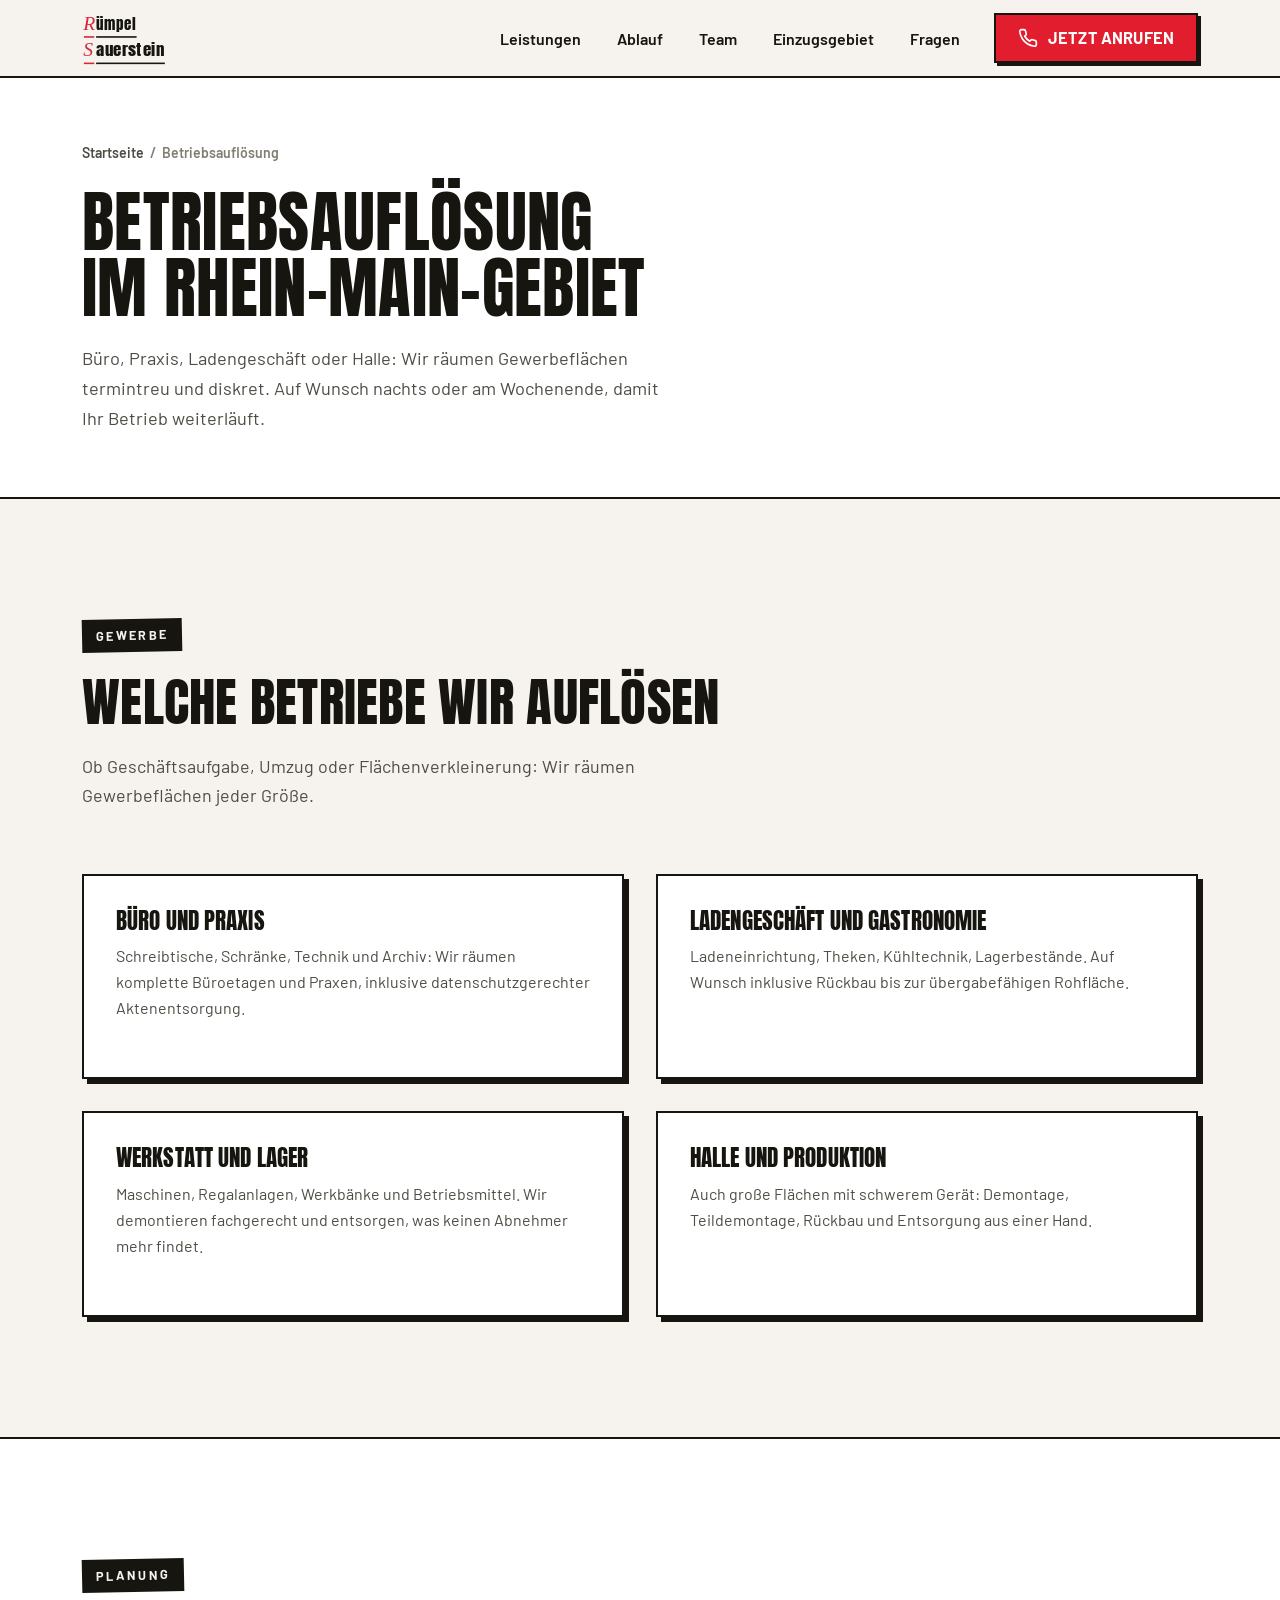
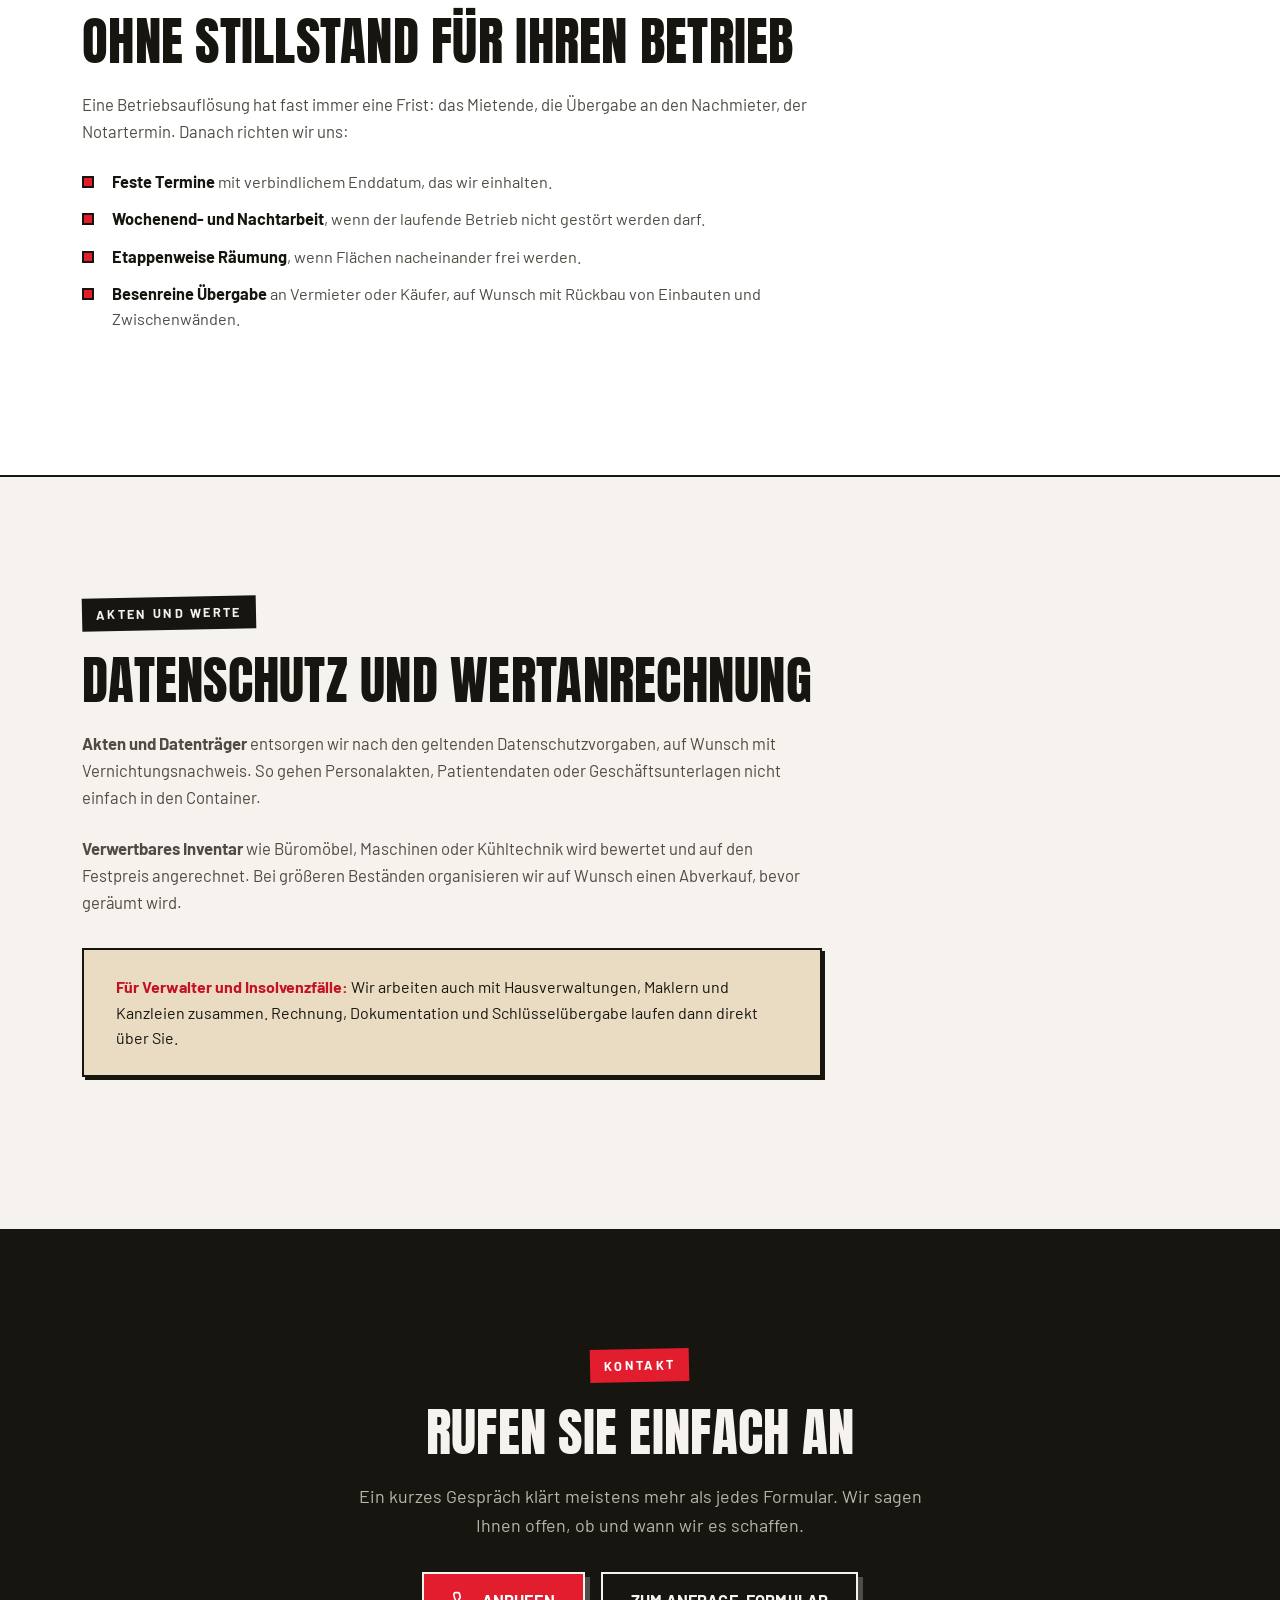
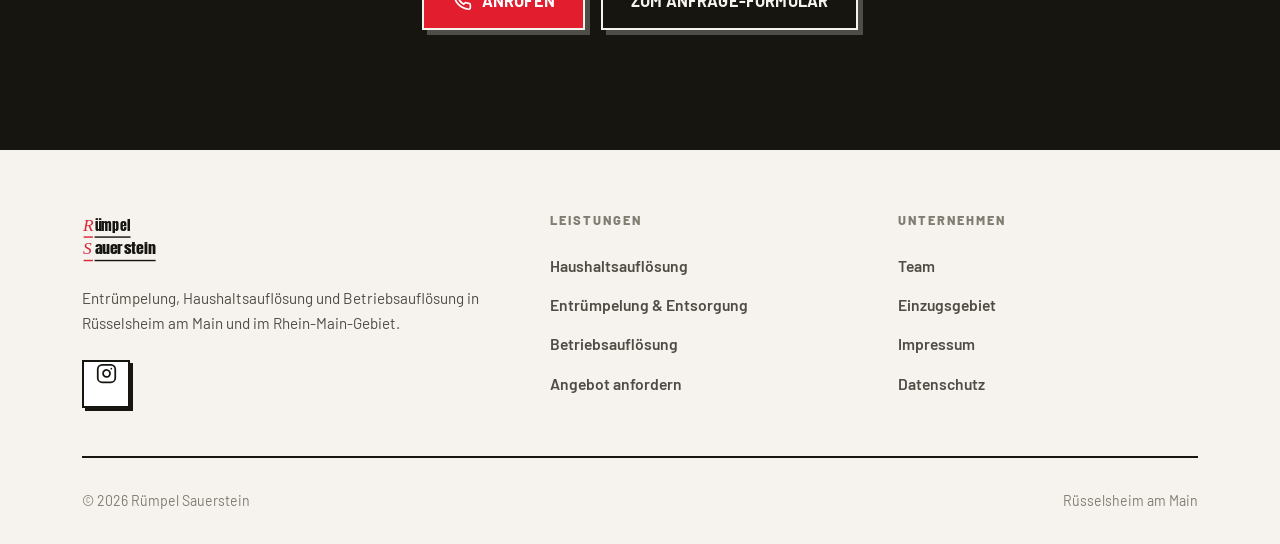
<file: betriebsaufloesung.html>
<!DOCTYPE html>
<html lang="de">
<head>
<meta charset="UTF-8">
<meta name="viewport" content="width=device-width, initial-scale=1">

<title>Betriebsauflösung Rüsselsheim | Rümpel Sauerstein</title>
<meta name="description" content="Betriebsauflösung im Rhein-Main-Gebiet: Büro, Praxis, Laden, Werkstatt oder Halle. Termintreu, auf Wunsch am Wochenende, mit Aktenvernichtung und Wertanrechnung.">
<link rel="canonical" href="https://example.de/betriebsaufloesung.html"><!-- TODO: echte Domain eintragen -->

<!-- Bunny Fonts: EU-Server, DSGVO-konform, kein Cookie-Banner nötig -->
<link rel="preconnect" href="https://fonts.bunny.net" crossorigin>
<link rel="stylesheet" href="https://fonts.bunny.net/css?family=anton|barlow:400,500,600,700,800">
<link rel="stylesheet" href="style.css">
<script>document.documentElement.classList.add("js");</script>
<script type="application/ld+json">
{
  "@context": "https://schema.org",
  "@type": "Service",
  "name": "Betriebsauflösung",
  "description": "Auflösung von Büros, Praxen, Ladengeschäften, Werkstätten und Hallen im Rhein-Main-Gebiet mit Demontage, Aktenvernichtung und Wertanrechnung.",
  "provider": { "@type": "LocalBusiness", "name": "Rümpel Sauerstein", "address": { "@type": "PostalAddress", "addressLocality": "Rüsselsheim am Main", "addressCountry": "DE" } },
  "areaServed": { "@type": "City", "name": "Rüsselsheim am Main" }
}
</script>
</head>
<body>

<a class="skip-link" href="#main">Zum Inhalt springen</a>

<!-- ============ HEADER ============ -->
<header class="header" id="header">
  <div class="wrap header__inner">

    <a class="logo" href="index.html" aria-label="Rümpel Sauerstein, zur Startseite">
      <svg viewBox="0 0 138 88" role="img" aria-hidden="true" focusable="false">
        <text x="2" y="31" font-family="Georgia, 'Times New Roman', serif" font-style="italic"
              font-size="32" font-weight="400" fill="#D62839">R</text>
        <text x="23" y="31" font-family="Anton, Arial Narrow, sans-serif" font-size="24" font-weight="400"
              letter-spacing="0.5" fill="currentColor" textLength="66" lengthAdjust="spacingAndGlyphs">ümpel</text>
        <rect x="3" y="41" width="17" height="2.6" fill="#D62839"/>
        <rect x="23" y="41" width="66" height="2.6" fill="currentColor"/>

        <text x="2" y="74" font-family="Georgia, 'Times New Roman', serif" font-style="italic"
              font-size="32" font-weight="400" fill="#D62839">S</text>
        <text x="23" y="74" font-family="Anton, Arial Narrow, sans-serif" font-size="24" font-weight="400"
              letter-spacing="0.5" fill="currentColor" textLength="112" lengthAdjust="spacingAndGlyphs">auerstein</text>
        <rect x="3" y="84" width="17" height="2.6" fill="#D62839"/>
        <rect x="23" y="84" width="112" height="2.6" fill="currentColor"/>
      </svg>
    </a>

    <nav class="nav" id="main-nav" aria-label="Hauptnavigation">
      <ul class="nav__list">
        <li><a class="nav__link" href="index.html#leistungen">Leistungen</a></li>
        <li><a class="nav__link" href="index.html#ablauf">Ablauf</a></li>
        <li><a class="nav__link" href="team.html">Team</a></li>
        <li><a class="nav__link" href="index.html#gebiet">Einzugsgebiet</a></li>
        <li><a class="nav__link" href="index.html#faq">Fragen</a></li>
      </ul>
      <div class="nav__cta">
        <!-- TODO: echte Telefonnummer eintragen (tel-Link + sichtbarer Text) -->
        <a class="btn btn--primary btn--inline" href="tel:+49XXXXXXXXXX">
          <svg viewBox="0 0 24 24" fill="none" stroke="currentColor" stroke-width="2" stroke-linecap="round" stroke-linejoin="round" aria-hidden="true"><path d="M22 16.92v3a2 2 0 0 1-2.18 2 19.79 19.79 0 0 1-8.63-3.07 19.5 19.5 0 0 1-6-6 19.79 19.79 0 0 1-3.07-8.67A2 2 0 0 1 4.11 2h3a2 2 0 0 1 2 1.72c.127.96.361 1.903.7 2.81a2 2 0 0 1-.45 2.11L8.09 9.91a16 16 0 0 0 6 6l1.27-1.27a2 2 0 0 1 2.11-.45c.907.339 1.85.573 2.81.7A2 2 0 0 1 22 16.92z"/></svg>
          Jetzt anrufen
        </a>
      </div>
    </nav>

    <button class="burger" id="burger" type="button"
            aria-label="Menü öffnen" aria-expanded="false" aria-controls="main-nav">
      <span class="burger__bars" aria-hidden="true"><span></span><span></span><span></span></span>
    </button>

  </div>
</header>

<main id="main">

<section class="page-hero">
  <div class="wrap">
    <nav class="breadcrumb" aria-label="Pfad">
      <a href="index.html">Startseite</a>
      <span aria-hidden="true">/</span>
      <span>Betriebsauflösung</span>
    </nav>
    <h1>Betriebsauflösung<br>im Rhein-Main-Gebiet</h1>
    <p class="sec-lead">Büro, Praxis, Ladengeschäft oder Halle: Wir räumen Gewerbeflächen termintreu und diskret. Auf Wunsch nachts oder am Wochenende, damit Ihr Betrieb weiterläuft.</p>
  </div>
</section>

<section class="section">
  <div class="wrap">
    <div class="sec-head reveal">
      <span class="sec-num">Gewerbe</span>
      <h2>Welche Betriebe wir auflösen</h2>
      <p class="sec-lead">Ob Geschäftsaufgabe, Umzug oder Flächenverkleinerung: Wir räumen Gewerbeflächen jeder Größe.</p>
    </div>
    <div class="services">
      <article class="card reveal">
        <h3>Büro und Praxis</h3>
        <p>Schreibtische, Schränke, Technik und Archiv: Wir räumen komplette Büroetagen und Praxen, inklusive datenschutzgerechter Aktenentsorgung.</p>
      </article>
      <article class="card reveal">
        <h3>Ladengeschäft und Gastronomie</h3>
        <p>Ladeneinrichtung, Theken, Kühltechnik, Lagerbestände. Auf Wunsch inklusive Rückbau bis zur übergabefähigen Rohfläche.</p>
      </article>
      <article class="card reveal">
        <h3>Werkstatt und Lager</h3>
        <p>Maschinen, Regalanlagen, Werkbänke und Betriebsmittel. Wir demontieren fachgerecht und entsorgen, was keinen Abnehmer mehr findet.</p>
      </article>
      <article class="card reveal">
        <h3>Halle und Produktion</h3>
        <p>Auch große Flächen mit schwerem Gerät: Demontage, Teildemontage, Rückbau und Entsorgung aus einer Hand.</p>
      </article>
    </div>
  </div>
</section>

<section class="section section--alt">
  <div class="wrap">
    <div class="prose reveal">
      <span class="sec-num">Planung</span>
      <h2>Ohne Stillstand für Ihren Betrieb</h2>
      <p>Eine Betriebsauflösung hat fast immer eine Frist: das Mietende, die Übergabe an den Nachmieter, der Notartermin. Danach richten wir uns:</p>
      <ul class="check-list">
        <li><strong>Feste Termine</strong> mit verbindlichem Enddatum, das wir einhalten.</li>
        <li><strong>Wochenend- und Nachtarbeit</strong>, wenn der laufende Betrieb nicht gestört werden darf.</li>
        <li><strong>Etappenweise Räumung</strong>, wenn Flächen nacheinander frei werden.</li>
        <li><strong>Besenreine Übergabe</strong> an Vermieter oder Käufer, auf Wunsch mit Rückbau von Einbauten und Zwischenwänden.</li>
      </ul>
    </div>
  </div>
</section>

<section class="section">
  <div class="wrap">
    <div class="prose reveal">
      <span class="sec-num">Akten und Werte</span>
      <h2>Datenschutz und Wertanrechnung</h2>
      <p><strong>Akten und Datenträger</strong> entsorgen wir nach den geltenden Datenschutzvorgaben, auf Wunsch mit Vernichtungsnachweis. So gehen Personalakten, Patientendaten oder Geschäftsunterlagen nicht einfach in den Container.</p>
      <p><strong>Verwertbares Inventar</strong> wie Büromöbel, Maschinen oder Kühltechnik wird bewertet und auf den Festpreis angerechnet. Bei größeren Beständen organisieren wir auf Wunsch einen Abverkauf, bevor geräumt wird.</p>
      <div class="note-box">
        <p><strong>Für Verwalter und Insolvenzfälle:</strong> Wir arbeiten auch mit Hausverwaltungen, Maklern und Kanzleien zusammen. Rechnung, Dokumentation und Schlüsselübergabe laufen dann direkt über Sie.</p>
      </div>
    </div>
  </div>
</section>

<!-- ============ KONTAKT-CTA ============ -->
<section class="section contact" id="kontakt">
  <div class="wrap contact__inner">
    <span class="sec-num" style="justify-content:center">Kontakt</span>
    <h2>Rufen Sie einfach an</h2>
    <p class="sec-lead" style="margin-inline:auto">
      Ein kurzes Gespräch klärt meistens mehr als jedes Formular.
      Wir sagen Ihnen offen, ob und wann wir es schaffen.
    </p>
    <div class="btn-row" style="margin-top:32px">
      <!-- TODO: echte Telefonnummer eintragen -->
      <a class="btn btn--primary" href="tel:+49XXXXXXXXXX">
        <svg viewBox="0 0 24 24" fill="none" stroke="currentColor" stroke-width="2" stroke-linecap="round" stroke-linejoin="round" aria-hidden="true"><path d="M22 16.92v3a2 2 0 0 1-2.18 2 19.79 19.79 0 0 1-8.63-3.07 19.5 19.5 0 0 1-6-6 19.79 19.79 0 0 1-3.07-8.67A2 2 0 0 1 4.11 2h3a2 2 0 0 1 2 1.72c.127.96.361 1.903.7 2.81a2 2 0 0 1-.45 2.11L8.09 9.91a16 16 0 0 0 6 6l1.27-1.27a2 2 0 0 1 2.11-.45c.907.339 1.85.573 2.81.7A2 2 0 0 1 22 16.92z"/></svg>
        Anrufen
      </a>
      <a class="btn btn--ghost" href="index.html#anfrage">Zum Anfrage-Formular</a>
    </div>
  </div>
</section>

</main>

<!-- ============ FOOTER ============ -->
<footer class="footer">
  <div class="wrap">

    <div class="footer__grid">

      <div class="footer__brand">
        <svg viewBox="0 0 138 88" role="img" aria-label="Rümpel Sauerstein">
          <text x="2" y="31" font-family="Georgia, 'Times New Roman', serif" font-style="italic"
                font-size="32" font-weight="400" fill="#D62839">R</text>
          <text x="23" y="31" font-family="Anton, Arial Narrow, sans-serif" font-size="24" font-weight="400"
                letter-spacing="0.5" fill="currentColor" textLength="66" lengthAdjust="spacingAndGlyphs">ümpel</text>
          <rect x="3" y="41" width="17" height="2.6" fill="#D62839"/>
          <rect x="23" y="41" width="66" height="2.6" fill="currentColor"/>
          <text x="2" y="74" font-family="Georgia, 'Times New Roman', serif" font-style="italic"
                font-size="32" font-weight="400" fill="#D62839">S</text>
          <text x="23" y="74" font-family="Anton, Arial Narrow, sans-serif" font-size="24" font-weight="400"
                letter-spacing="0.5" fill="currentColor" textLength="112" lengthAdjust="spacingAndGlyphs">auerstein</text>
          <rect x="3" y="84" width="17" height="2.6" fill="#D62839"/>
          <rect x="23" y="84" width="112" height="2.6" fill="currentColor"/>
        </svg>
        <p>
          Entrümpelung, Haushaltsauflösung und Betriebsauflösung in
          Rüsselsheim am Main und im Rhein-Main-Gebiet.
        </p>
        <div class="social-row">
          <!-- Instagram öffnet erst nach Consent-Modal (script.js) -->
          <button class="social-btn" type="button" data-instagram-consent aria-label="Instagram öffnen">
            <svg viewBox="0 0 24 24" fill="none" stroke="currentColor" stroke-width="2" stroke-linecap="round" stroke-linejoin="round" aria-hidden="true"><rect x="2" y="2" width="20" height="20" rx="5"/><path d="M16 11.37A4 4 0 1 1 12.63 8 4 4 0 0 1 16 11.37z"/><line x1="17.5" y1="6.5" x2="17.51" y2="6.5"/></svg>
          </button>
        </div>
      </div>

      <div>
        <h4>Leistungen</h4>
        <ul class="footer__links">
          <li><a href="haushaltsaufloesung.html">Haushaltsauflösung</a></li>
          <li><a href="entruempelung.html">Entrümpelung &amp; Entsorgung</a></li>
          <li><a href="betriebsaufloesung.html">Betriebsauflösung</a></li>
          <li><a href="index.html#anfrage">Angebot anfordern</a></li>
        </ul>
      </div>

      <div>
        <h4>Unternehmen</h4>
        <ul class="footer__links">
          <li><a href="team.html">Team</a></li>
          <li><a href="index.html#gebiet">Einzugsgebiet</a></li>
          <li><a href="impressum.html">Impressum</a></li>
          <li><a href="datenschutz.html">Datenschutz</a></li>
        </ul>
      </div>

    </div>

    <div class="footer__bottom">
      <!-- TODO: Firmenname und Rechtsform bestätigen -->
      <p>© 2026 Rümpel Sauerstein</p>
      <p>Rüsselsheim am Main</p>
    </div>

  </div>
</footer>

<!-- ============ STICKY CALL-BAR (mobil) ============ -->
<div class="call-bar">
  <!-- TODO: echte Telefonnummer -->
  <a class="call-bar__call" href="tel:+49XXXXXXXXXX">
    <svg viewBox="0 0 24 24" fill="none" stroke="currentColor" stroke-width="2" stroke-linecap="round" stroke-linejoin="round" aria-hidden="true"><path d="M22 16.92v3a2 2 0 0 1-2.18 2 19.79 19.79 0 0 1-8.63-3.07 19.5 19.5 0 0 1-6-6 19.79 19.79 0 0 1-3.07-8.67A2 2 0 0 1 4.11 2h3a2 2 0 0 1 2 1.72c.127.96.361 1.903.7 2.81a2 2 0 0 1-.45 2.11L8.09 9.91a16 16 0 0 0 6 6l1.27-1.27a2 2 0 0 1 2.11-.45c.907.339 1.85.573 2.81.7A2 2 0 0 1 22 16.92z"/></svg>
    Anrufen
  </a>
  <!-- TODO: echte WhatsApp-Nummer -->
  <a class="call-bar__wa" href="https://wa.me/49XXXXXXXXXX" target="_blank" rel="noopener">
    <svg viewBox="0 0 24 24" fill="currentColor" aria-hidden="true"><path d="M17.472 14.382c-.297-.149-1.758-.867-2.03-.967-.273-.099-.471-.148-.67.15-.197.297-.767.966-.94 1.164-.173.199-.347.223-.644.075-.297-.15-1.255-.463-2.39-1.475-.883-.788-1.48-1.761-1.653-2.059-.173-.297-.018-.458.13-.606.134-.133.298-.347.446-.52.149-.174.198-.298.298-.497.099-.198.05-.371-.025-.52-.075-.149-.669-1.612-.916-2.207-.242-.579-.487-.5-.669-.51a12.8 12.8 0 0 0-.57-.01c-.198 0-.52.074-.792.372-.272.297-1.04 1.016-1.04 2.479 0 1.462 1.065 2.875 1.213 3.074.149.198 2.096 3.2 5.077 4.487.709.306 1.262.489 1.694.625.712.227 1.36.195 1.871.118.571-.085 1.758-.719 2.006-1.413.248-.694.248-1.289.173-1.413-.074-.124-.272-.198-.57-.347m-5.421 7.403h-.004a9.87 9.87 0 0 1-5.031-1.378l-.361-.214-3.741.982.998-3.648-.235-.374a9.86 9.86 0 0 1-1.51-5.26c.001-5.45 4.436-9.884 9.888-9.884a9.82 9.82 0 0 1 6.988 2.896 9.82 9.82 0 0 1 2.893 6.994c-.003 5.45-4.437 9.884-9.885 9.884m8.413-18.297A11.8 11.8 0 0 0 12.05 0C5.495 0 .16 5.335.157 11.892c0 2.096.547 4.142 1.588 5.945L.057 24l6.305-1.654a11.9 11.9 0 0 0 5.683 1.448h.005c6.554 0 11.89-5.335 11.893-11.893a11.82 11.82 0 0 0-3.48-8.413Z"/></svg>
    WhatsApp
  </a>
</div>

<!-- ============ INSTAGRAM-CONSENT-MODAL ============ -->
<div class="modal" id="ig-modal" role="dialog" aria-modal="true" aria-labelledby="ig-modal-title">
  <div class="modal__box">
    <h3 id="ig-modal-title">Weiter zu Instagram?</h3>
    <p>
      Sie verlassen diese Website. Instagram gehört zu Meta, einem Anbieter mit Sitz
      in den USA. Beim Öffnen werden Daten an Meta übertragen, auf die wir keinen
      Einfluss haben.
    </p>
    <div class="modal__actions">
      <!-- TODO: echte Instagram-URL eintragen -->
      <a class="btn btn--primary" id="ig-go" href="https://instagram.com/" target="_blank" rel="noopener">Ja, weiter</a>
      <button class="btn btn--ghost" type="button" id="ig-cancel">Abbrechen</button>
    </div>
  </div>
</div>

<script src="script.js"></script>
</body>
</html>
</file>
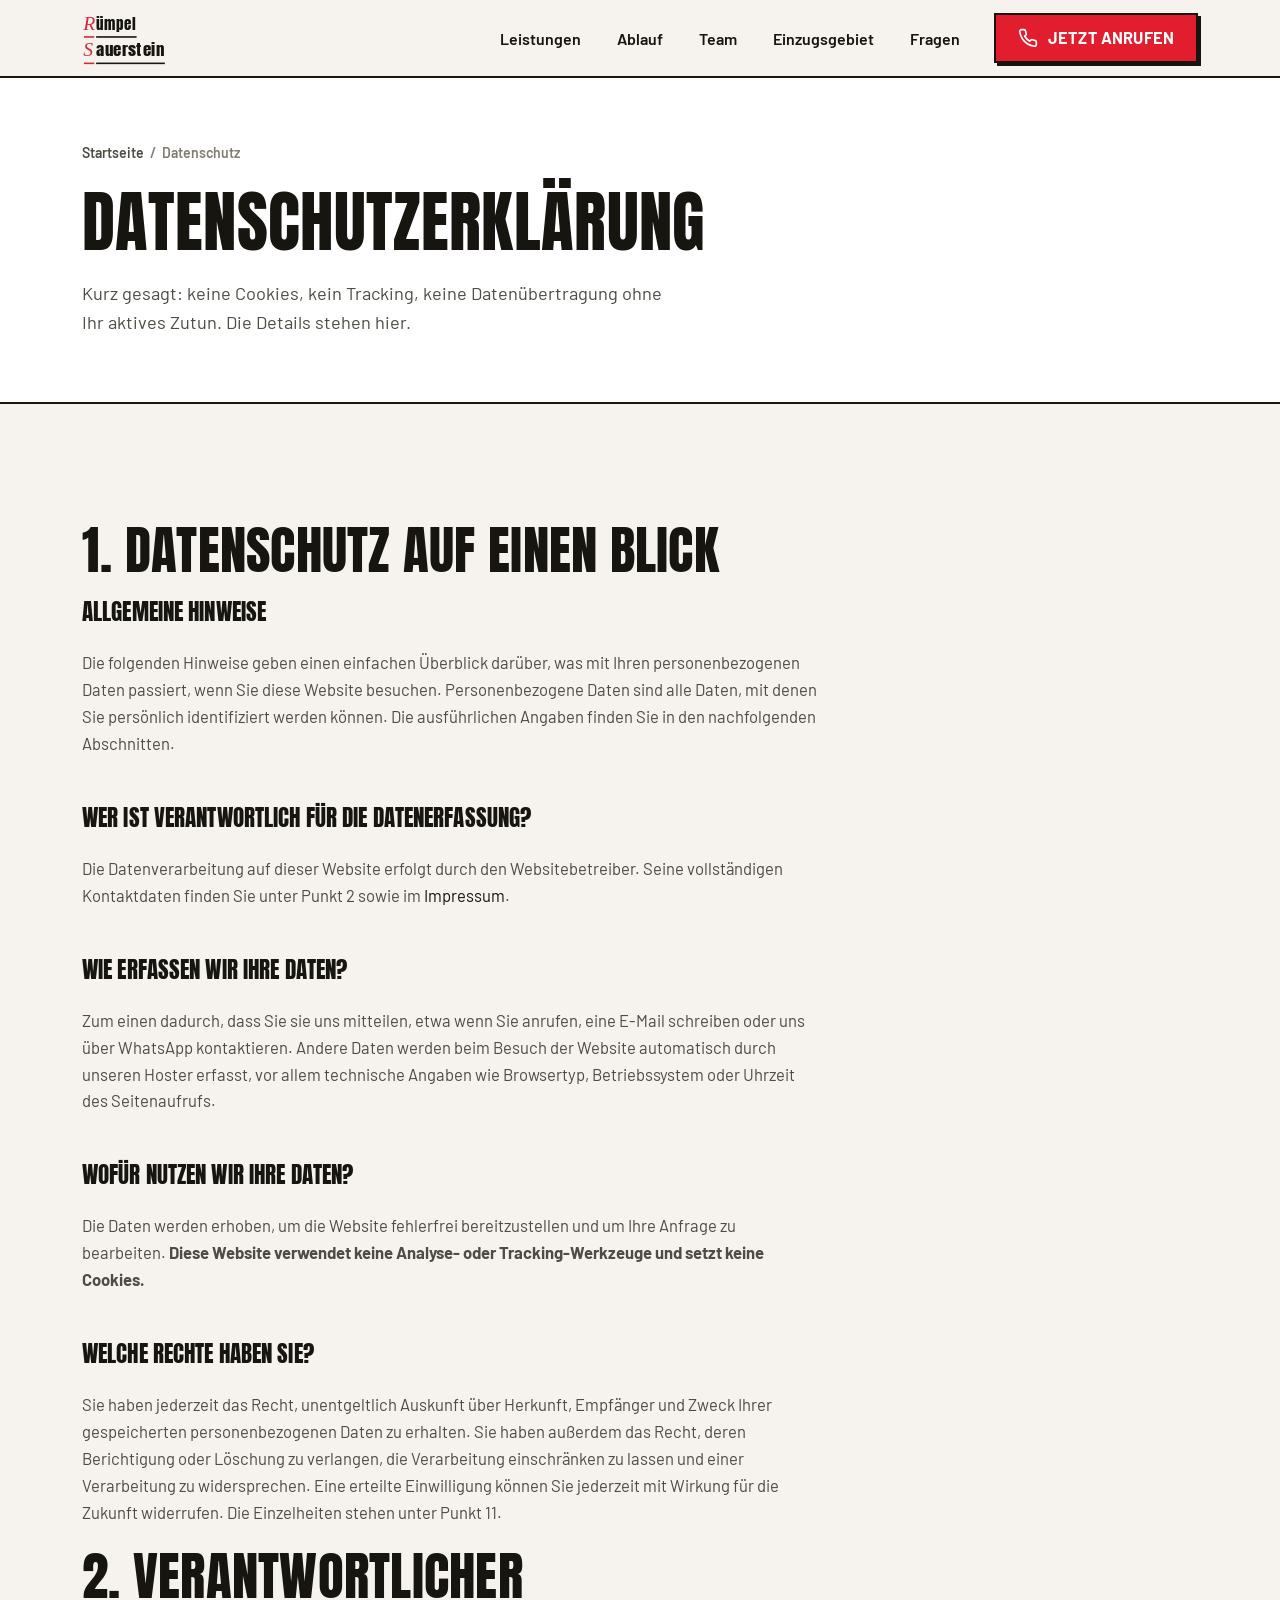
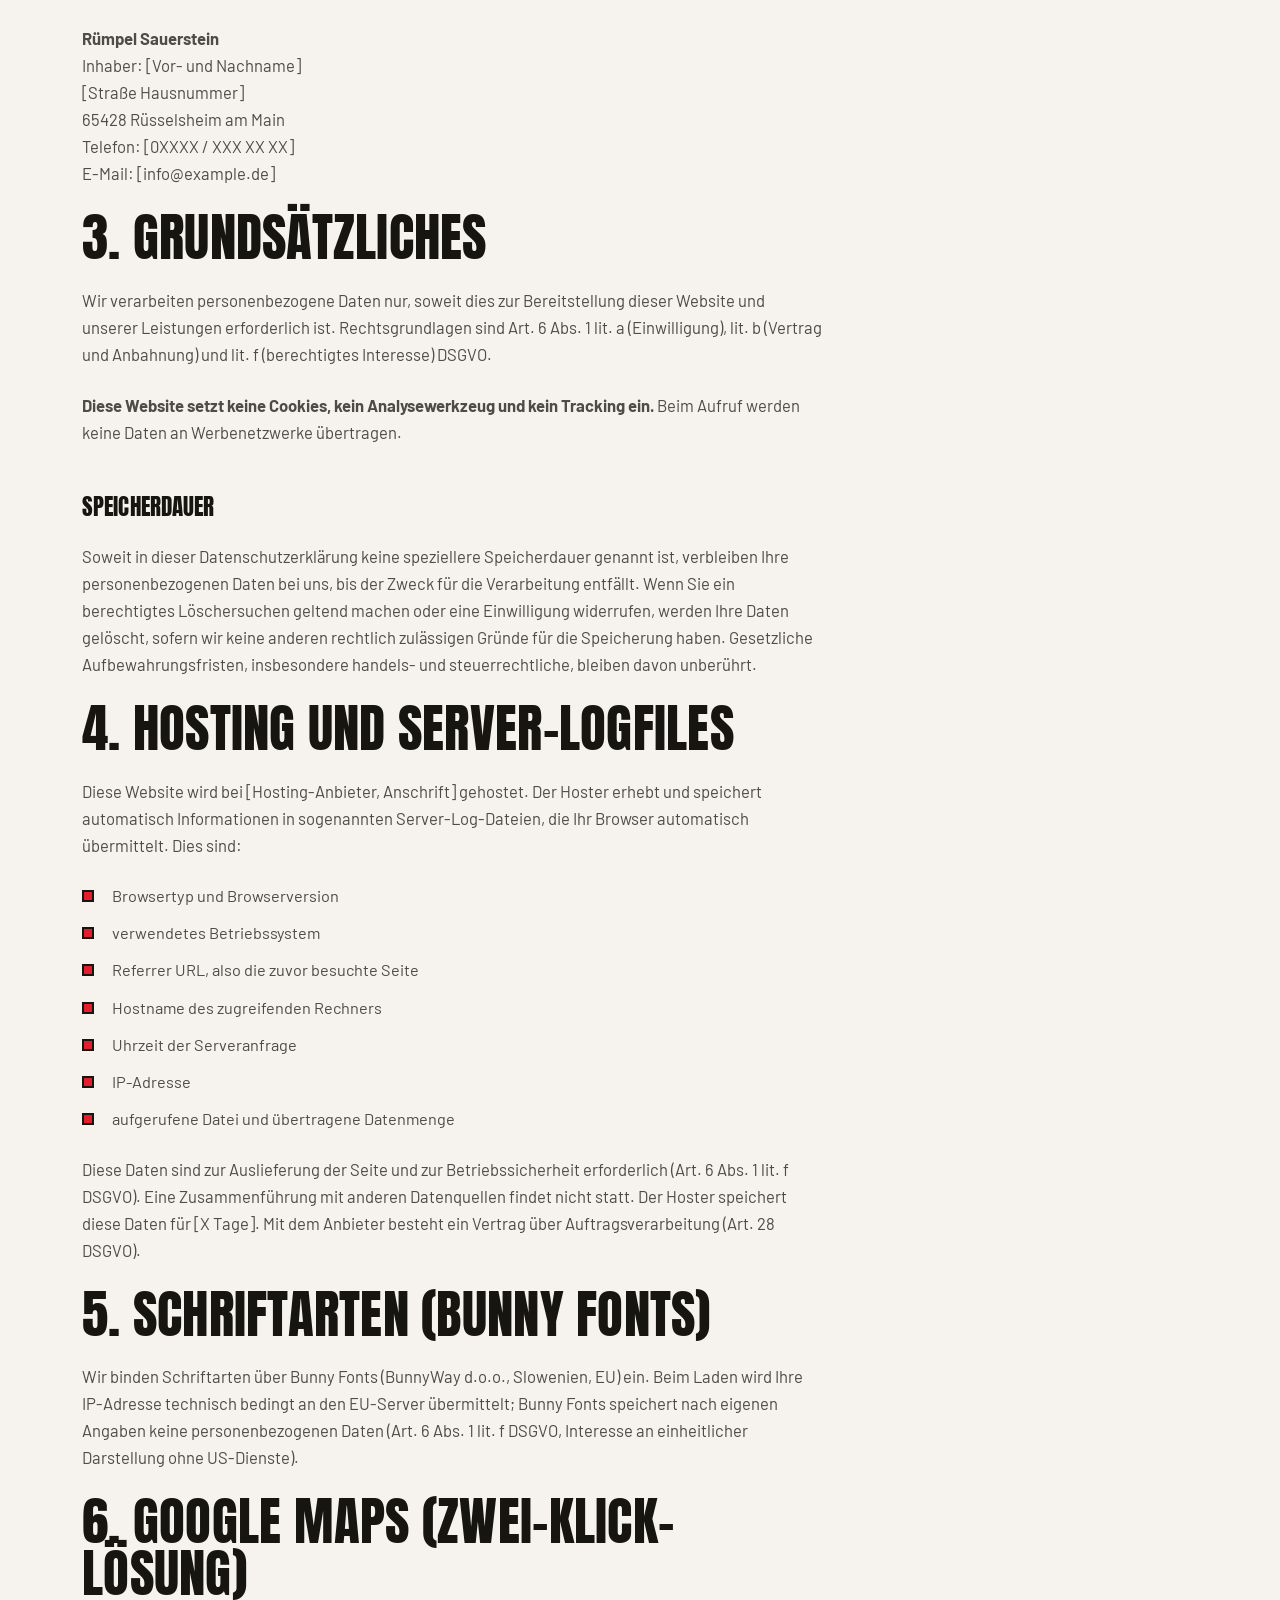
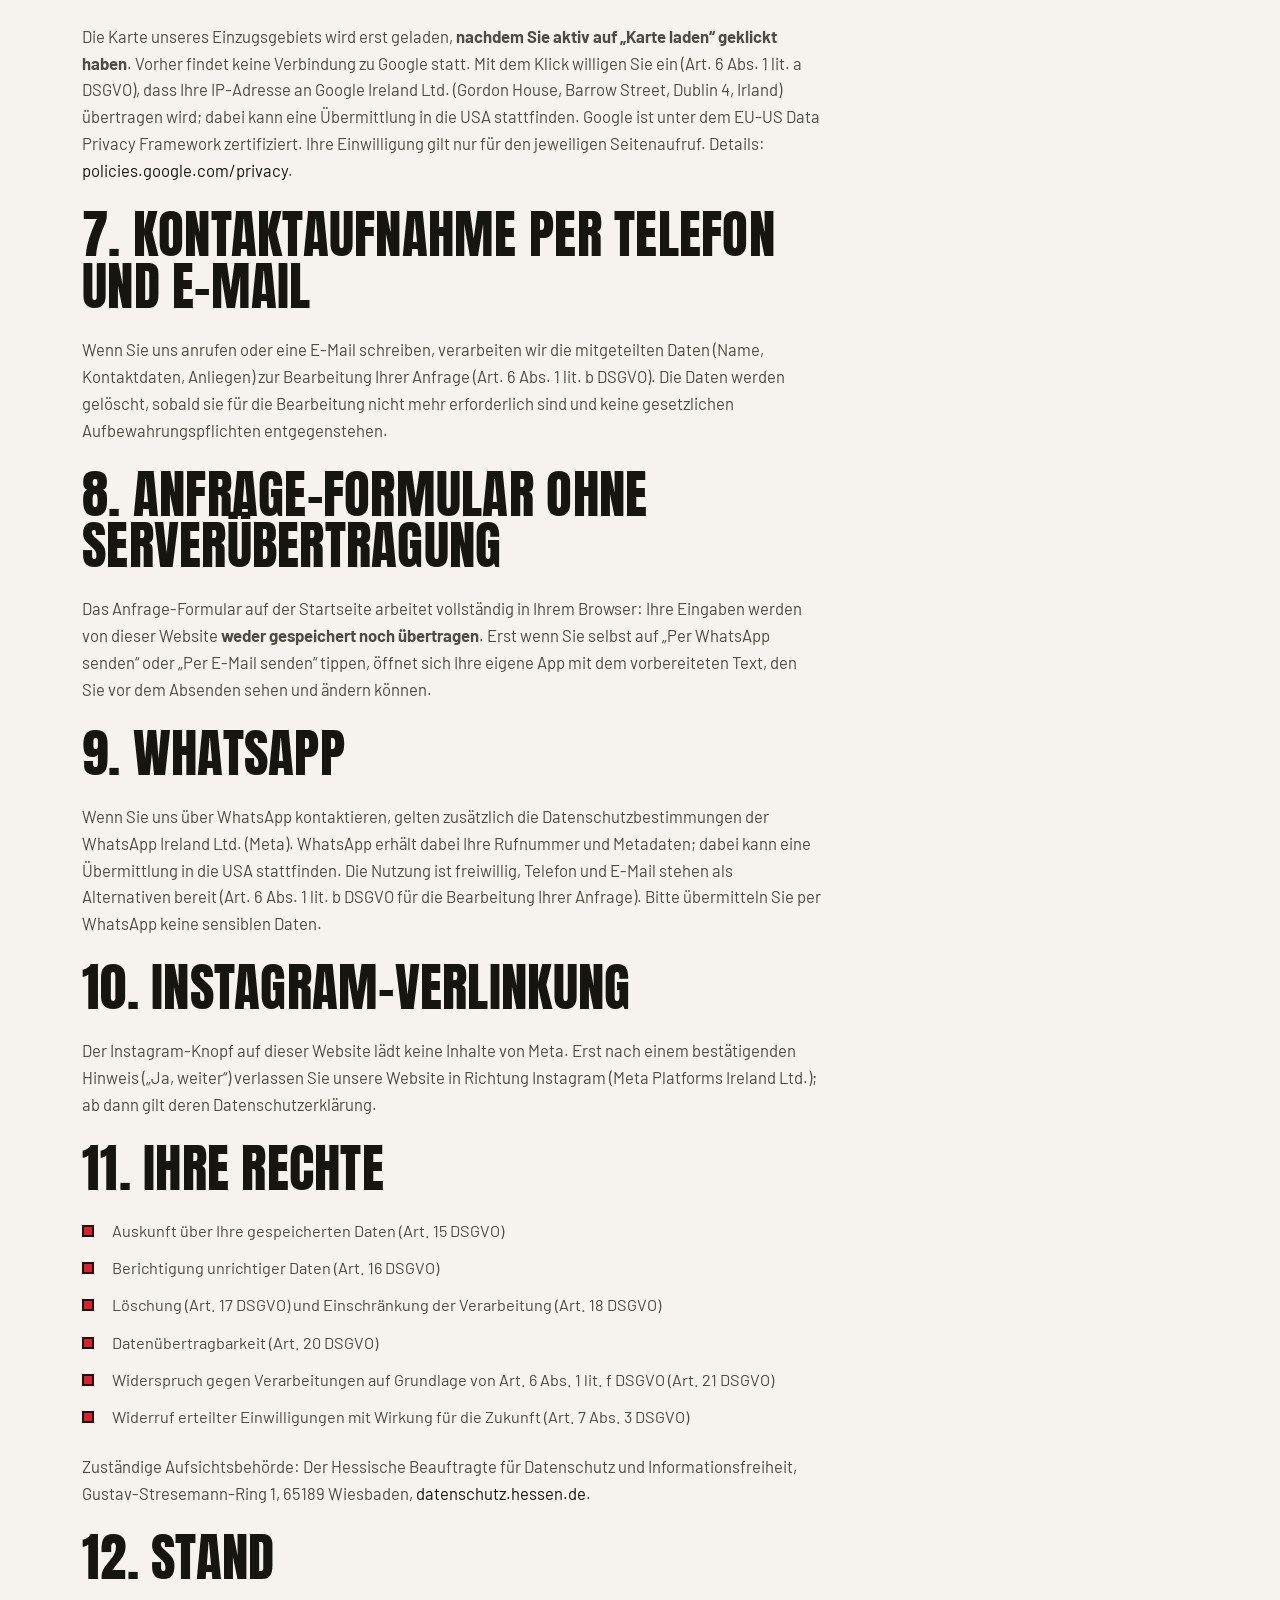
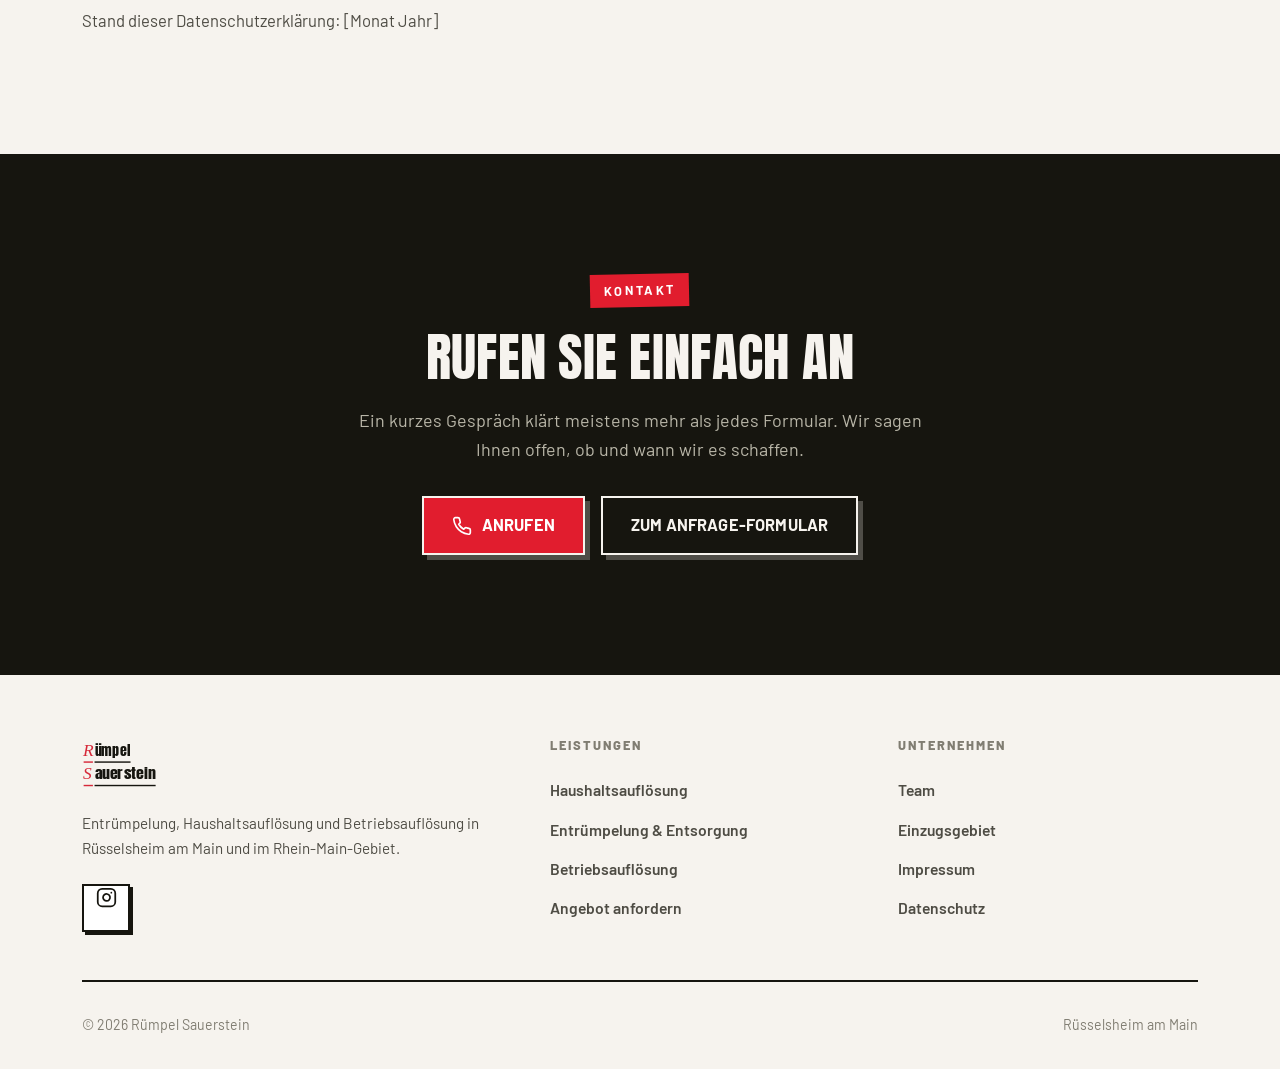
<file: datenschutz.html>
<!DOCTYPE html>
<html lang="de">
<head>
<meta charset="UTF-8">
<meta name="viewport" content="width=device-width, initial-scale=1">

<title>Datenschutzerklärung | Rümpel Sauerstein</title>
<meta name="description" content="Datenschutzerklärung der Rümpel Sauerstein Entrümpelungen, Rüsselsheim am Main.">
<meta name="robots" content="noindex">

<!-- Bunny Fonts: EU-Server, DSGVO-konform, kein Cookie-Banner nötig -->
<link rel="preconnect" href="https://fonts.bunny.net" crossorigin>
<link rel="stylesheet" href="https://fonts.bunny.net/css?family=anton|barlow:400,500,600,700,800">
<link rel="stylesheet" href="style.css">
<script>document.documentElement.classList.add("js");</script>

</head>
<body>

<a class="skip-link" href="#main">Zum Inhalt springen</a>

<!-- ============ HEADER ============ -->
<header class="header" id="header">
  <div class="wrap header__inner">

    <a class="logo" href="index.html" aria-label="Rümpel Sauerstein, zur Startseite">
      <svg viewBox="0 0 138 88" role="img" aria-hidden="true" focusable="false">
        <text x="2" y="31" font-family="Georgia, 'Times New Roman', serif" font-style="italic"
              font-size="32" font-weight="400" fill="#D62839">R</text>
        <text x="23" y="31" font-family="Anton, Arial Narrow, sans-serif" font-size="24" font-weight="400"
              letter-spacing="0.5" fill="currentColor" textLength="66" lengthAdjust="spacingAndGlyphs">ümpel</text>
        <rect x="3" y="41" width="17" height="2.6" fill="#D62839"/>
        <rect x="23" y="41" width="66" height="2.6" fill="currentColor"/>

        <text x="2" y="74" font-family="Georgia, 'Times New Roman', serif" font-style="italic"
              font-size="32" font-weight="400" fill="#D62839">S</text>
        <text x="23" y="74" font-family="Anton, Arial Narrow, sans-serif" font-size="24" font-weight="400"
              letter-spacing="0.5" fill="currentColor" textLength="112" lengthAdjust="spacingAndGlyphs">auerstein</text>
        <rect x="3" y="84" width="17" height="2.6" fill="#D62839"/>
        <rect x="23" y="84" width="112" height="2.6" fill="currentColor"/>
      </svg>
    </a>

    <nav class="nav" id="main-nav" aria-label="Hauptnavigation">
      <ul class="nav__list">
        <li><a class="nav__link" href="index.html#leistungen">Leistungen</a></li>
        <li><a class="nav__link" href="index.html#ablauf">Ablauf</a></li>
        <li><a class="nav__link" href="team.html">Team</a></li>
        <li><a class="nav__link" href="index.html#gebiet">Einzugsgebiet</a></li>
        <li><a class="nav__link" href="index.html#faq">Fragen</a></li>
      </ul>
      <div class="nav__cta">
        <!-- TODO: echte Telefonnummer eintragen (tel-Link + sichtbarer Text) -->
        <a class="btn btn--primary btn--inline" href="tel:+49XXXXXXXXXX">
          <svg viewBox="0 0 24 24" fill="none" stroke="currentColor" stroke-width="2" stroke-linecap="round" stroke-linejoin="round" aria-hidden="true"><path d="M22 16.92v3a2 2 0 0 1-2.18 2 19.79 19.79 0 0 1-8.63-3.07 19.5 19.5 0 0 1-6-6 19.79 19.79 0 0 1-3.07-8.67A2 2 0 0 1 4.11 2h3a2 2 0 0 1 2 1.72c.127.96.361 1.903.7 2.81a2 2 0 0 1-.45 2.11L8.09 9.91a16 16 0 0 0 6 6l1.27-1.27a2 2 0 0 1 2.11-.45c.907.339 1.85.573 2.81.7A2 2 0 0 1 22 16.92z"/></svg>
          Jetzt anrufen
        </a>
      </div>
    </nav>

    <button class="burger" id="burger" type="button"
            aria-label="Menü öffnen" aria-expanded="false" aria-controls="main-nav">
      <span class="burger__bars" aria-hidden="true"><span></span><span></span><span></span></span>
    </button>

  </div>
</header>

<main id="main">

<section class="page-hero">
  <div class="wrap">
    <nav class="breadcrumb" aria-label="Pfad">
      <a href="index.html">Startseite</a>
      <span aria-hidden="true">/</span>
      <span>Datenschutz</span>
    </nav>
    <h1>Datenschutz&shy;erklärung</h1>
    <p class="sec-lead">Kurz gesagt: keine Cookies, kein Tracking, keine Datenübertragung ohne Ihr aktives Zutun. Die Details stehen hier.</p>
  </div>
</section>

<section class="section">
  <div class="wrap">
    <div class="prose">

      <h2>1. Datenschutz auf einen Blick</h2>
      <h3>Allgemeine Hinweise</h3>
      <p>Die folgenden Hinweise geben einen einfachen Überblick darüber, was mit Ihren personenbezogenen Daten passiert, wenn Sie diese Website besuchen. Personenbezogene Daten sind alle Daten, mit denen Sie persönlich identifiziert werden können. Die ausführlichen Angaben finden Sie in den nachfolgenden Abschnitten.</p>

      <h3>Wer ist verantwortlich für die Datenerfassung?</h3>
      <p>Die Datenverarbeitung auf dieser Website erfolgt durch den Websitebetreiber. Seine vollständigen Kontaktdaten finden Sie unter Punkt 2 sowie im <a href="impressum.html">Impressum</a>.</p>

      <h3>Wie erfassen wir Ihre Daten?</h3>
      <p>Zum einen dadurch, dass Sie sie uns mitteilen, etwa wenn Sie anrufen, eine E-Mail schreiben oder uns über WhatsApp kontaktieren. Andere Daten werden beim Besuch der Website automatisch durch unseren Hoster erfasst, vor allem technische Angaben wie Browsertyp, Betriebssystem oder Uhrzeit des Seitenaufrufs.</p>

      <h3>Wofür nutzen wir Ihre Daten?</h3>
      <p>Die Daten werden erhoben, um die Website fehlerfrei bereitzustellen und um Ihre Anfrage zu bearbeiten. <strong>Diese Website verwendet keine Analyse- oder Tracking-Werkzeuge und setzt keine Cookies.</strong></p>

      <h3>Welche Rechte haben Sie?</h3>
      <p>Sie haben jederzeit das Recht, unentgeltlich Auskunft über Herkunft, Empfänger und Zweck Ihrer gespeicherten personenbezogenen Daten zu erhalten. Sie haben außerdem das Recht, deren Berichtigung oder Löschung zu verlangen, die Verarbeitung einschränken zu lassen und einer Verarbeitung zu widersprechen. Eine erteilte Einwilligung können Sie jederzeit mit Wirkung für die Zukunft widerrufen. Die Einzelheiten stehen unter Punkt 11.</p>

      <h2>2. Verantwortlicher</h2>
      <!-- TODO: identisch mit Impressum befuellen -->
      <p><strong>Rümpel Sauerstein</strong><br>Inhaber: [Vor- und Nachname]<br>[Straße Hausnummer]<br>65428 Rüsselsheim am Main<br>Telefon: [0XXXX / XXX XX XX]<br>E-Mail: [info@example.de]</p>

      <h2>3. Grundsätzliches</h2>
      <p>Wir verarbeiten personenbezogene Daten nur, soweit dies zur Bereitstellung dieser Website und unserer Leistungen erforderlich ist. Rechtsgrundlagen sind Art. 6 Abs. 1 lit. a (Einwilligung), lit. b (Vertrag und Anbahnung) und lit. f (berechtigtes Interesse) DSGVO.</p>
      <p><strong>Diese Website setzt keine Cookies, kein Analysewerkzeug und kein Tracking ein.</strong> Beim Aufruf werden keine Daten an Werbenetzwerke übertragen.</p>

      <h3>Speicherdauer</h3>
      <p>Soweit in dieser Datenschutzerklärung keine speziellere Speicherdauer genannt ist, verbleiben Ihre personenbezogenen Daten bei uns, bis der Zweck für die Verarbeitung entfällt. Wenn Sie ein berechtigtes Löschersuchen geltend machen oder eine Einwilligung widerrufen, werden Ihre Daten gelöscht, sofern wir keine anderen rechtlich zulässigen Gründe für die Speicherung haben. Gesetzliche Aufbewahrungsfristen, insbesondere handels- und steuerrechtliche, bleiben davon unberührt.</p>

      <h2>4. Hosting und Server-Logfiles</h2>
      <!-- TODO: Hosting-Anbieter mit Name und Anschrift eintragen + AVV abschliessen -->
      <p>Diese Website wird bei [Hosting-Anbieter, Anschrift] gehostet. Der Hoster erhebt und speichert automatisch Informationen in sogenannten Server-Log-Dateien, die Ihr Browser automatisch übermittelt. Dies sind:</p>
      <ul class="check-list">
        <li>Browsertyp und Browserversion</li>
        <li>verwendetes Betriebssystem</li>
        <li>Referrer URL, also die zuvor besuchte Seite</li>
        <li>Hostname des zugreifenden Rechners</li>
        <li>Uhrzeit der Serveranfrage</li>
        <li>IP-Adresse</li>
        <li>aufgerufene Datei und übertragene Datenmenge</li>
      </ul>
      <p>Diese Daten sind zur Auslieferung der Seite und zur Betriebssicherheit erforderlich (Art. 6 Abs. 1 lit. f DSGVO). Eine Zusammenführung mit anderen Datenquellen findet nicht statt.
      <!-- TODO: Speicherdauer der Logfiles beim Hoster erfragen -->Der Hoster speichert diese Daten für [X Tage]. Mit dem Anbieter besteht ein Vertrag über Auftragsverarbeitung (Art. 28 DSGVO).</p>

      <h2>5. Schriftarten (Bunny Fonts)</h2>
      <p>Wir binden Schriftarten über Bunny Fonts (BunnyWay d.o.o., Slowenien, EU) ein. Beim Laden wird Ihre IP-Adresse technisch bedingt an den EU-Server übermittelt; Bunny Fonts speichert nach eigenen Angaben keine personenbezogenen Daten (Art. 6 Abs. 1 lit. f DSGVO, Interesse an einheitlicher Darstellung ohne US-Dienste).</p>

      <h2>6. Google Maps (Zwei-Klick-Lösung)</h2>
      <p>Die Karte unseres Einzugsgebiets wird erst geladen, <strong>nachdem Sie aktiv auf „Karte laden“ geklickt haben</strong>. Vorher findet keine Verbindung zu Google statt. Mit dem Klick willigen Sie ein (Art. 6 Abs. 1 lit. a DSGVO), dass Ihre IP-Adresse an Google Ireland Ltd. (Gordon House, Barrow Street, Dublin 4, Irland) übertragen wird; dabei kann eine Übermittlung in die USA stattfinden. Google ist unter dem EU-US Data Privacy Framework zertifiziert. Ihre Einwilligung gilt nur für den jeweiligen Seitenaufruf. Details: <a href="https://policies.google.com/privacy" target="_blank" rel="noopener">policies.google.com/privacy</a>.</p>

      <h2>7. Kontaktaufnahme per Telefon und E-Mail</h2>
      <p>Wenn Sie uns anrufen oder eine E-Mail schreiben, verarbeiten wir die mitgeteilten Daten (Name, Kontaktdaten, Anliegen) zur Bearbeitung Ihrer Anfrage (Art. 6 Abs. 1 lit. b DSGVO). Die Daten werden gelöscht, sobald sie für die Bearbeitung nicht mehr erforderlich sind und keine gesetzlichen Aufbewahrungspflichten entgegenstehen.</p>

      <h2>8. Anfrage-Formular ohne Serverübertragung</h2>
      <p>Das Anfrage-Formular auf der Startseite arbeitet vollständig in Ihrem Browser: Ihre Eingaben werden von dieser Website <strong>weder gespeichert noch übertragen</strong>. Erst wenn Sie selbst auf „Per WhatsApp senden“ oder „Per E-Mail senden“ tippen, öffnet sich Ihre eigene App mit dem vorbereiteten Text, den Sie vor dem Absenden sehen und ändern können.</p>

      <h2>9. WhatsApp</h2>
      <p>Wenn Sie uns über WhatsApp kontaktieren, gelten zusätzlich die Datenschutzbestimmungen der WhatsApp Ireland Ltd. (Meta). WhatsApp erhält dabei Ihre Rufnummer und Metadaten; dabei kann eine Übermittlung in die USA stattfinden. Die Nutzung ist freiwillig, Telefon und E-Mail stehen als Alternativen bereit (Art. 6 Abs. 1 lit. b DSGVO für die Bearbeitung Ihrer Anfrage). Bitte übermitteln Sie per WhatsApp keine sensiblen Daten.</p>

      <h2>10. Instagram-Verlinkung</h2>
      <p>Der Instagram-Knopf auf dieser Website lädt keine Inhalte von Meta. Erst nach einem bestätigenden Hinweis („Ja, weiter“) verlassen Sie unsere Website in Richtung Instagram (Meta Platforms Ireland Ltd.); ab dann gilt deren Datenschutzerklärung.</p>

      <h2>11. Ihre Rechte</h2>
      <ul class="check-list">
        <li>Auskunft über Ihre gespeicherten Daten (Art. 15 DSGVO)</li>
        <li>Berichtigung unrichtiger Daten (Art. 16 DSGVO)</li>
        <li>Löschung (Art. 17 DSGVO) und Einschränkung der Verarbeitung (Art. 18 DSGVO)</li>
        <li>Datenübertragbarkeit (Art. 20 DSGVO)</li>
        <li>Widerspruch gegen Verarbeitungen auf Grundlage von Art. 6 Abs. 1 lit. f DSGVO (Art. 21 DSGVO)</li>
        <li>Widerruf erteilter Einwilligungen mit Wirkung für die Zukunft (Art. 7 Abs. 3 DSGVO)</li>
      </ul>
      <p>Zuständige Aufsichtsbehörde: Der Hessische Beauftragte für Datenschutz und Informationsfreiheit, Gustav-Stresemann-Ring 1, 65189 Wiesbaden, <a href="https://datenschutz.hessen.de" target="_blank" rel="noopener">datenschutz.hessen.de</a>.</p>

      <h2>12. Stand</h2>
      <!-- TODO: Datum beim Go-Live aktualisieren -->
      <p>Stand dieser Datenschutzerklärung: [Monat Jahr]</p>

    </div>
  </div>
</section>

<!-- ============ KONTAKT-CTA ============ -->
<section class="section contact" id="kontakt">
  <div class="wrap contact__inner">
    <span class="sec-num" style="justify-content:center">Kontakt</span>
    <h2>Rufen Sie einfach an</h2>
    <p class="sec-lead" style="margin-inline:auto">
      Ein kurzes Gespräch klärt meistens mehr als jedes Formular.
      Wir sagen Ihnen offen, ob und wann wir es schaffen.
    </p>
    <div class="btn-row" style="margin-top:32px">
      <!-- TODO: echte Telefonnummer eintragen -->
      <a class="btn btn--primary" href="tel:+49XXXXXXXXXX">
        <svg viewBox="0 0 24 24" fill="none" stroke="currentColor" stroke-width="2" stroke-linecap="round" stroke-linejoin="round" aria-hidden="true"><path d="M22 16.92v3a2 2 0 0 1-2.18 2 19.79 19.79 0 0 1-8.63-3.07 19.5 19.5 0 0 1-6-6 19.79 19.79 0 0 1-3.07-8.67A2 2 0 0 1 4.11 2h3a2 2 0 0 1 2 1.72c.127.96.361 1.903.7 2.81a2 2 0 0 1-.45 2.11L8.09 9.91a16 16 0 0 0 6 6l1.27-1.27a2 2 0 0 1 2.11-.45c.907.339 1.85.573 2.81.7A2 2 0 0 1 22 16.92z"/></svg>
        Anrufen
      </a>
      <a class="btn btn--ghost" href="index.html#anfrage">Zum Anfrage-Formular</a>
    </div>
  </div>
</section>

</main>

<!-- ============ FOOTER ============ -->
<footer class="footer">
  <div class="wrap">

    <div class="footer__grid">

      <div class="footer__brand">
        <svg viewBox="0 0 138 88" role="img" aria-label="Rümpel Sauerstein">
          <text x="2" y="31" font-family="Georgia, 'Times New Roman', serif" font-style="italic"
                font-size="32" font-weight="400" fill="#D62839">R</text>
          <text x="23" y="31" font-family="Anton, Arial Narrow, sans-serif" font-size="24" font-weight="400"
                letter-spacing="0.5" fill="currentColor" textLength="66" lengthAdjust="spacingAndGlyphs">ümpel</text>
          <rect x="3" y="41" width="17" height="2.6" fill="#D62839"/>
          <rect x="23" y="41" width="66" height="2.6" fill="currentColor"/>
          <text x="2" y="74" font-family="Georgia, 'Times New Roman', serif" font-style="italic"
                font-size="32" font-weight="400" fill="#D62839">S</text>
          <text x="23" y="74" font-family="Anton, Arial Narrow, sans-serif" font-size="24" font-weight="400"
                letter-spacing="0.5" fill="currentColor" textLength="112" lengthAdjust="spacingAndGlyphs">auerstein</text>
          <rect x="3" y="84" width="17" height="2.6" fill="#D62839"/>
          <rect x="23" y="84" width="112" height="2.6" fill="currentColor"/>
        </svg>
        <p>
          Entrümpelung, Haushaltsauflösung und Betriebsauflösung in
          Rüsselsheim am Main und im Rhein-Main-Gebiet.
        </p>
        <div class="social-row">
          <!-- Instagram öffnet erst nach Consent-Modal (script.js) -->
          <button class="social-btn" type="button" data-instagram-consent aria-label="Instagram öffnen">
            <svg viewBox="0 0 24 24" fill="none" stroke="currentColor" stroke-width="2" stroke-linecap="round" stroke-linejoin="round" aria-hidden="true"><rect x="2" y="2" width="20" height="20" rx="5"/><path d="M16 11.37A4 4 0 1 1 12.63 8 4 4 0 0 1 16 11.37z"/><line x1="17.5" y1="6.5" x2="17.51" y2="6.5"/></svg>
          </button>
        </div>
      </div>

      <div>
        <h4>Leistungen</h4>
        <ul class="footer__links">
          <li><a href="haushaltsaufloesung.html">Haushaltsauflösung</a></li>
          <li><a href="entruempelung.html">Entrümpelung &amp; Entsorgung</a></li>
          <li><a href="betriebsaufloesung.html">Betriebsauflösung</a></li>
          <li><a href="index.html#anfrage">Angebot anfordern</a></li>
        </ul>
      </div>

      <div>
        <h4>Unternehmen</h4>
        <ul class="footer__links">
          <li><a href="team.html">Team</a></li>
          <li><a href="index.html#gebiet">Einzugsgebiet</a></li>
          <li><a href="impressum.html">Impressum</a></li>
          <li><a href="datenschutz.html">Datenschutz</a></li>
        </ul>
      </div>

    </div>

    <div class="footer__bottom">
      <!-- TODO: Firmenname und Rechtsform bestätigen -->
      <p>© 2026 Rümpel Sauerstein</p>
      <p>Rüsselsheim am Main</p>
    </div>

  </div>
</footer>

<!-- ============ STICKY CALL-BAR (mobil) ============ -->
<div class="call-bar">
  <!-- TODO: echte Telefonnummer -->
  <a class="call-bar__call" href="tel:+49XXXXXXXXXX">
    <svg viewBox="0 0 24 24" fill="none" stroke="currentColor" stroke-width="2" stroke-linecap="round" stroke-linejoin="round" aria-hidden="true"><path d="M22 16.92v3a2 2 0 0 1-2.18 2 19.79 19.79 0 0 1-8.63-3.07 19.5 19.5 0 0 1-6-6 19.79 19.79 0 0 1-3.07-8.67A2 2 0 0 1 4.11 2h3a2 2 0 0 1 2 1.72c.127.96.361 1.903.7 2.81a2 2 0 0 1-.45 2.11L8.09 9.91a16 16 0 0 0 6 6l1.27-1.27a2 2 0 0 1 2.11-.45c.907.339 1.85.573 2.81.7A2 2 0 0 1 22 16.92z"/></svg>
    Anrufen
  </a>
  <!-- TODO: echte WhatsApp-Nummer -->
  <a class="call-bar__wa" href="https://wa.me/49XXXXXXXXXX" target="_blank" rel="noopener">
    <svg viewBox="0 0 24 24" fill="currentColor" aria-hidden="true"><path d="M17.472 14.382c-.297-.149-1.758-.867-2.03-.967-.273-.099-.471-.148-.67.15-.197.297-.767.966-.94 1.164-.173.199-.347.223-.644.075-.297-.15-1.255-.463-2.39-1.475-.883-.788-1.48-1.761-1.653-2.059-.173-.297-.018-.458.13-.606.134-.133.298-.347.446-.52.149-.174.198-.298.298-.497.099-.198.05-.371-.025-.52-.075-.149-.669-1.612-.916-2.207-.242-.579-.487-.5-.669-.51a12.8 12.8 0 0 0-.57-.01c-.198 0-.52.074-.792.372-.272.297-1.04 1.016-1.04 2.479 0 1.462 1.065 2.875 1.213 3.074.149.198 2.096 3.2 5.077 4.487.709.306 1.262.489 1.694.625.712.227 1.36.195 1.871.118.571-.085 1.758-.719 2.006-1.413.248-.694.248-1.289.173-1.413-.074-.124-.272-.198-.57-.347m-5.421 7.403h-.004a9.87 9.87 0 0 1-5.031-1.378l-.361-.214-3.741.982.998-3.648-.235-.374a9.86 9.86 0 0 1-1.51-5.26c.001-5.45 4.436-9.884 9.888-9.884a9.82 9.82 0 0 1 6.988 2.896 9.82 9.82 0 0 1 2.893 6.994c-.003 5.45-4.437 9.884-9.885 9.884m8.413-18.297A11.8 11.8 0 0 0 12.05 0C5.495 0 .16 5.335.157 11.892c0 2.096.547 4.142 1.588 5.945L.057 24l6.305-1.654a11.9 11.9 0 0 0 5.683 1.448h.005c6.554 0 11.89-5.335 11.893-11.893a11.82 11.82 0 0 0-3.48-8.413Z"/></svg>
    WhatsApp
  </a>
</div>

<!-- ============ INSTAGRAM-CONSENT-MODAL ============ -->
<div class="modal" id="ig-modal" role="dialog" aria-modal="true" aria-labelledby="ig-modal-title">
  <div class="modal__box">
    <h3 id="ig-modal-title">Weiter zu Instagram?</h3>
    <p>
      Sie verlassen diese Website. Instagram gehört zu Meta, einem Anbieter mit Sitz
      in den USA. Beim Öffnen werden Daten an Meta übertragen, auf die wir keinen
      Einfluss haben.
    </p>
    <div class="modal__actions">
      <!-- TODO: echte Instagram-URL eintragen -->
      <a class="btn btn--primary" id="ig-go" href="https://instagram.com/" target="_blank" rel="noopener">Ja, weiter</a>
      <button class="btn btn--ghost" type="button" id="ig-cancel">Abbrechen</button>
    </div>
  </div>
</div>

<script src="script.js"></script>
</body>
</html>
</file>
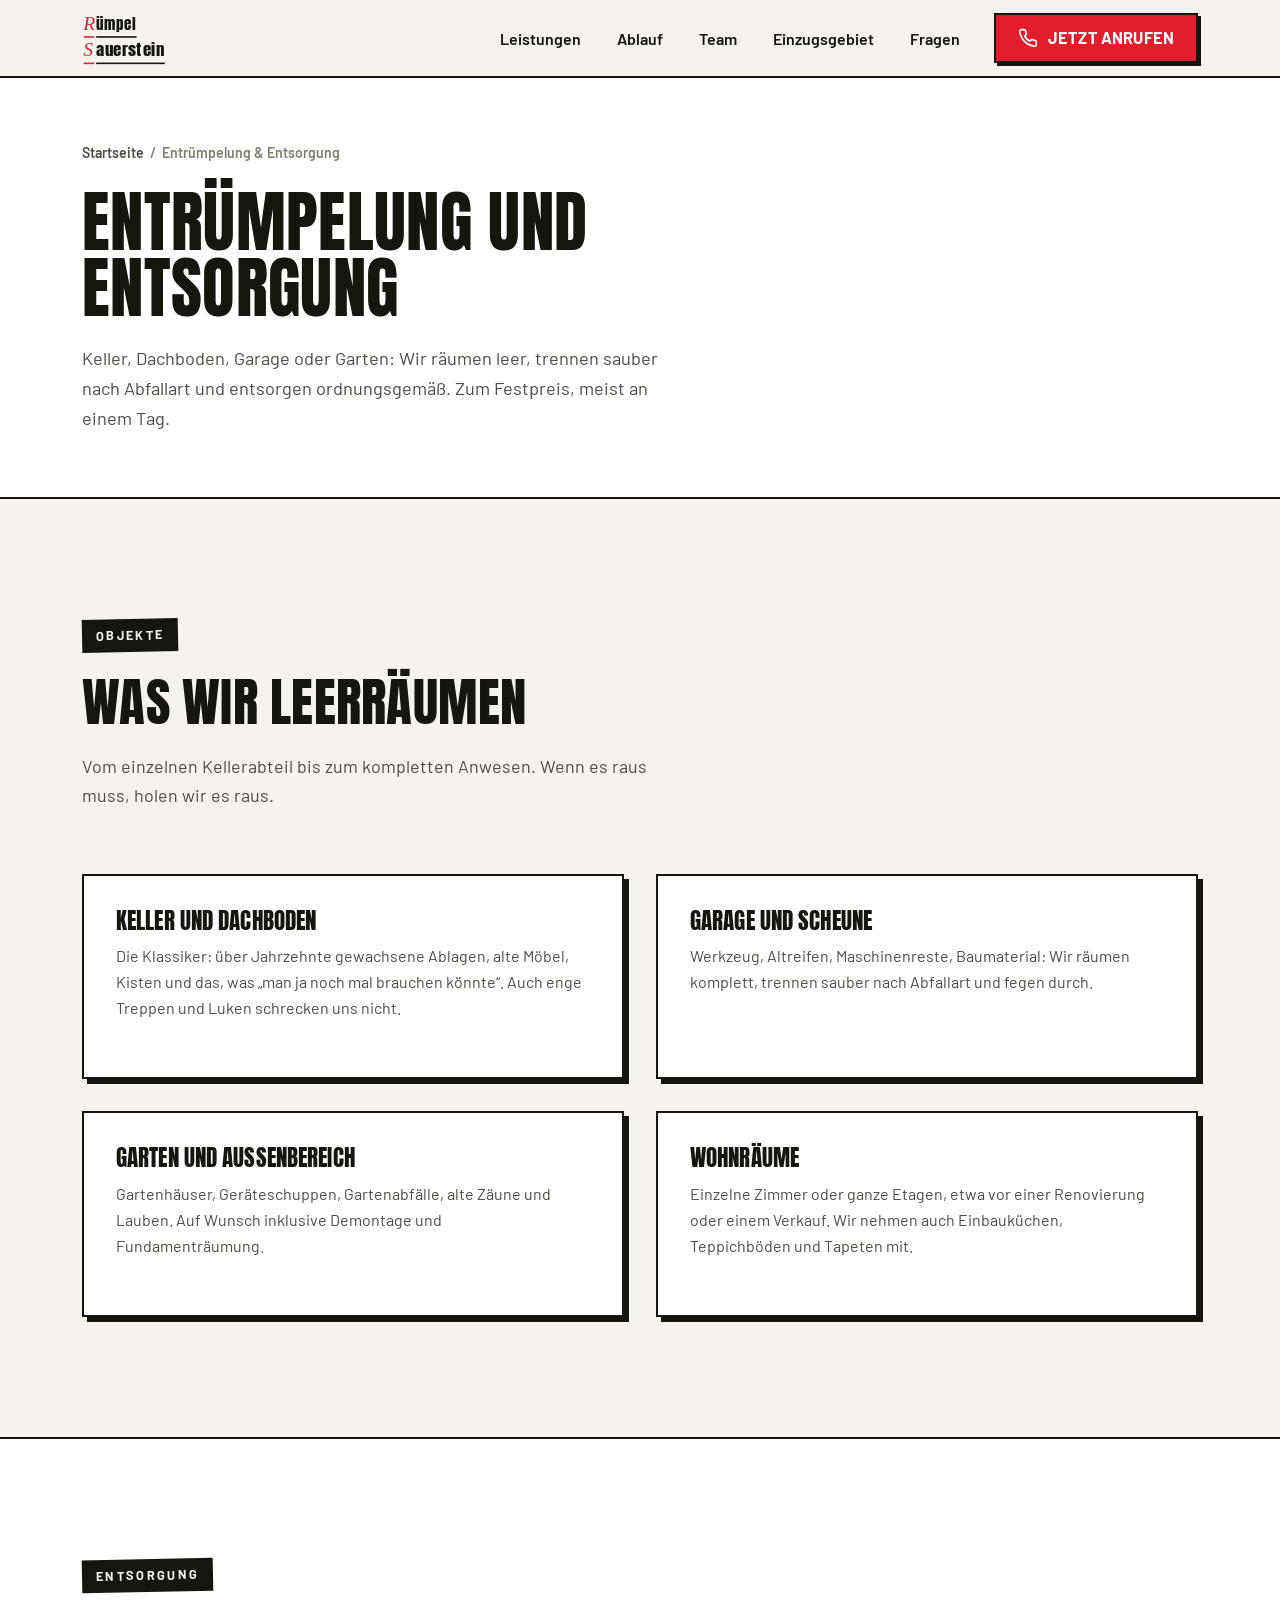
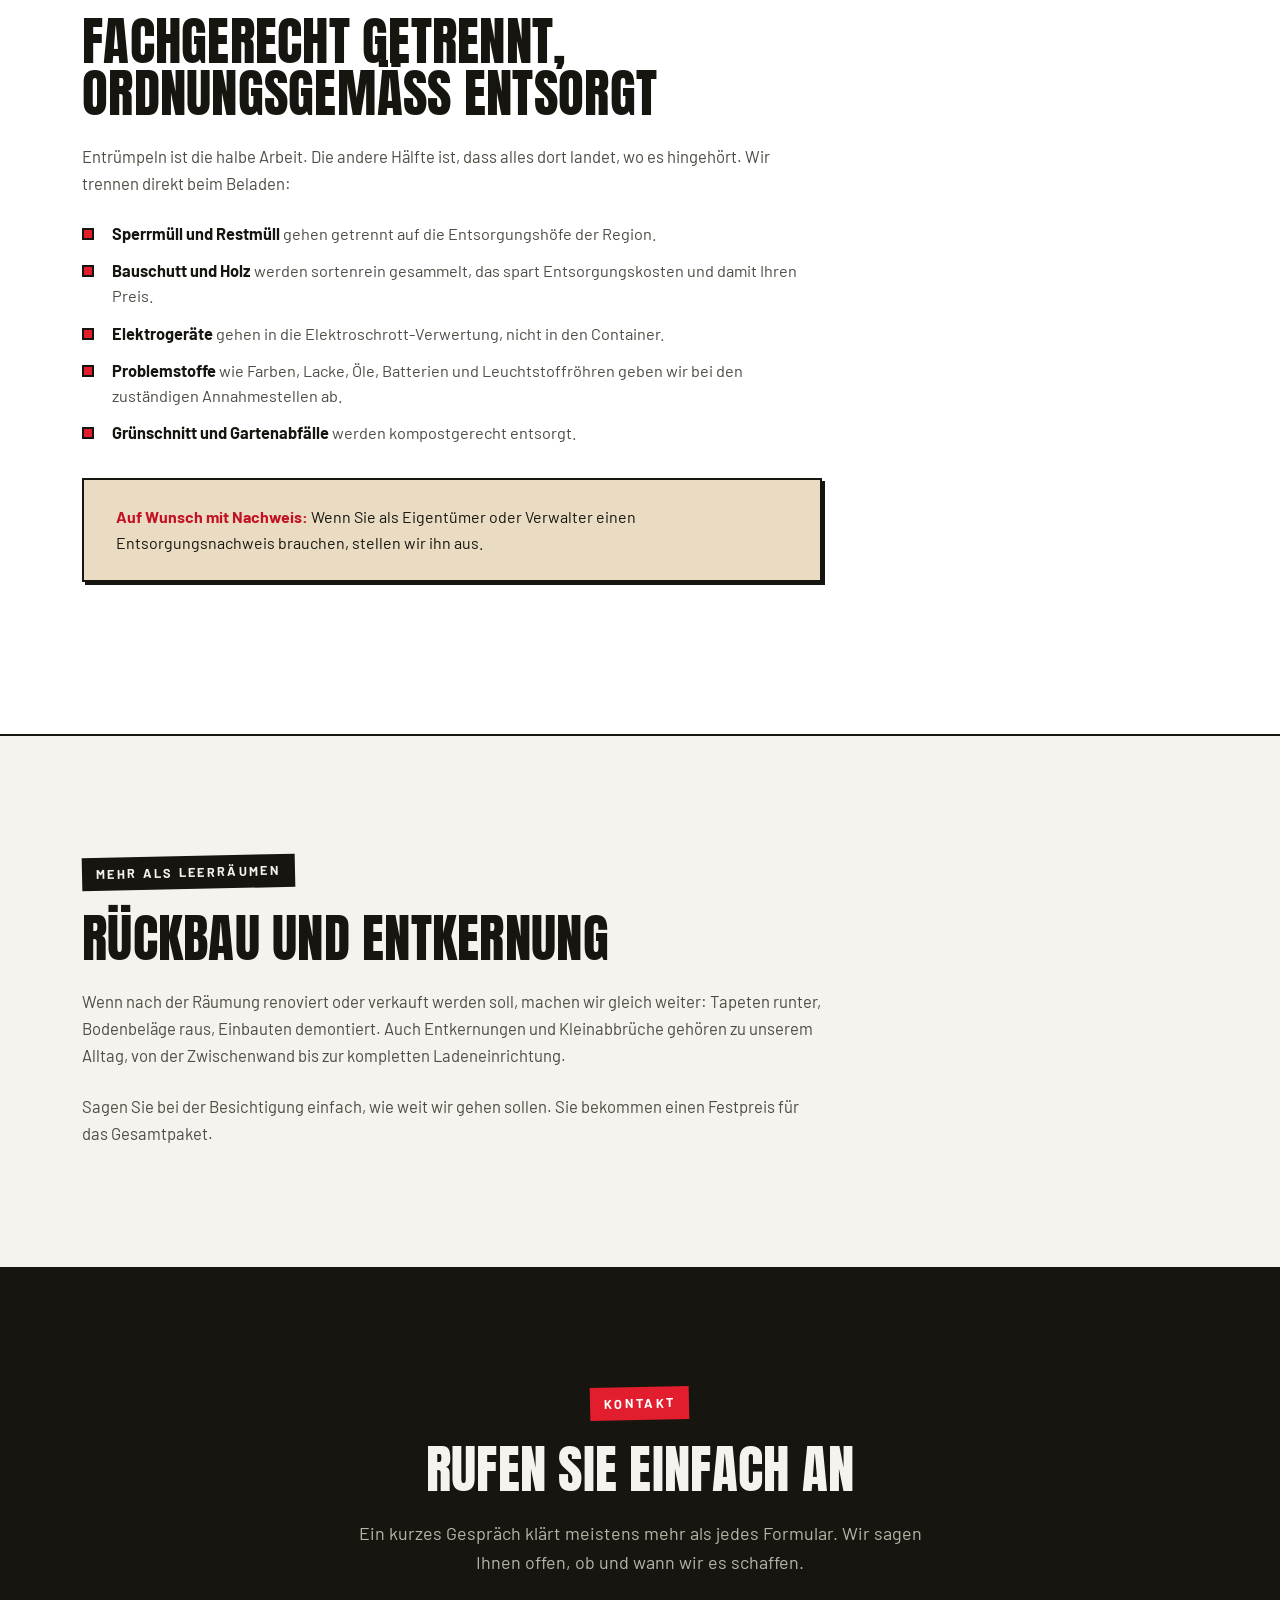
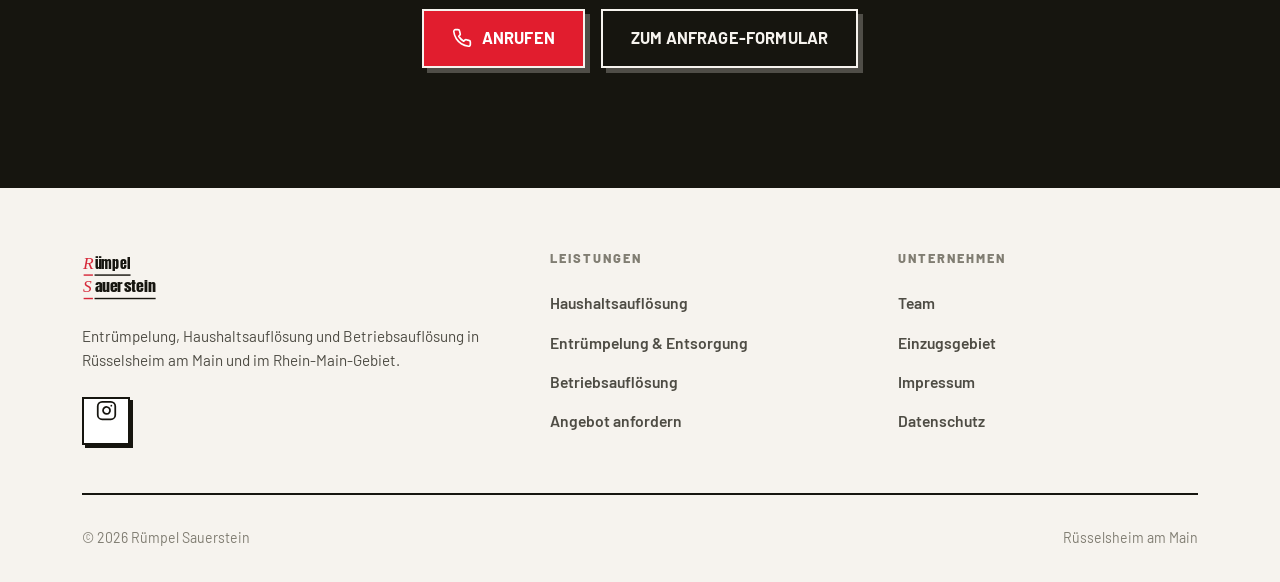
<file: entruempelung.html>
<!DOCTYPE html>
<html lang="de">
<head>
<meta charset="UTF-8">
<meta name="viewport" content="width=device-width, initial-scale=1">

<title>Entrümpelung &amp; Entsorgung Rüsselsheim | Rümpel Sauerstein</title>
<meta name="description" content="Entrümpelung in Rüsselsheim am Main: Keller, Dachboden, Garage, Scheune und Garten. Fachgerechte Entsorgung nach Abfallart, Festpreis, besenreine Übergabe.">
<link rel="canonical" href="https://example.de/entruempelung.html"><!-- TODO: echte Domain eintragen -->

<!-- Bunny Fonts: EU-Server, DSGVO-konform, kein Cookie-Banner nötig -->
<link rel="preconnect" href="https://fonts.bunny.net" crossorigin>
<link rel="stylesheet" href="https://fonts.bunny.net/css?family=anton|barlow:400,500,600,700,800">
<link rel="stylesheet" href="style.css">
<script>document.documentElement.classList.add("js");</script>
<script type="application/ld+json">
{
  "@context": "https://schema.org",
  "@type": "Service",
  "name": "Entrümpelung und Entsorgung",
  "description": "Entrümpelung von Kellern, Dachböden, Garagen, Scheunen und Gärten in Rüsselsheim am Main mit fachgerechter Entsorgung nach Abfallart.",
  "provider": { "@type": "LocalBusiness", "name": "Rümpel Sauerstein", "address": { "@type": "PostalAddress", "addressLocality": "Rüsselsheim am Main", "addressCountry": "DE" } },
  "areaServed": { "@type": "City", "name": "Rüsselsheim am Main" }
}
</script>
</head>
<body>

<a class="skip-link" href="#main">Zum Inhalt springen</a>

<!-- ============ HEADER ============ -->
<header class="header" id="header">
  <div class="wrap header__inner">

    <a class="logo" href="index.html" aria-label="Rümpel Sauerstein, zur Startseite">
      <svg viewBox="0 0 138 88" role="img" aria-hidden="true" focusable="false">
        <text x="2" y="31" font-family="Georgia, 'Times New Roman', serif" font-style="italic"
              font-size="32" font-weight="400" fill="#D62839">R</text>
        <text x="23" y="31" font-family="Anton, Arial Narrow, sans-serif" font-size="24" font-weight="400"
              letter-spacing="0.5" fill="currentColor" textLength="66" lengthAdjust="spacingAndGlyphs">ümpel</text>
        <rect x="3" y="41" width="17" height="2.6" fill="#D62839"/>
        <rect x="23" y="41" width="66" height="2.6" fill="currentColor"/>

        <text x="2" y="74" font-family="Georgia, 'Times New Roman', serif" font-style="italic"
              font-size="32" font-weight="400" fill="#D62839">S</text>
        <text x="23" y="74" font-family="Anton, Arial Narrow, sans-serif" font-size="24" font-weight="400"
              letter-spacing="0.5" fill="currentColor" textLength="112" lengthAdjust="spacingAndGlyphs">auerstein</text>
        <rect x="3" y="84" width="17" height="2.6" fill="#D62839"/>
        <rect x="23" y="84" width="112" height="2.6" fill="currentColor"/>
      </svg>
    </a>

    <nav class="nav" id="main-nav" aria-label="Hauptnavigation">
      <ul class="nav__list">
        <li><a class="nav__link" href="index.html#leistungen">Leistungen</a></li>
        <li><a class="nav__link" href="index.html#ablauf">Ablauf</a></li>
        <li><a class="nav__link" href="team.html">Team</a></li>
        <li><a class="nav__link" href="index.html#gebiet">Einzugsgebiet</a></li>
        <li><a class="nav__link" href="index.html#faq">Fragen</a></li>
      </ul>
      <div class="nav__cta">
        <!-- TODO: echte Telefonnummer eintragen (tel-Link + sichtbarer Text) -->
        <a class="btn btn--primary btn--inline" href="tel:+49XXXXXXXXXX">
          <svg viewBox="0 0 24 24" fill="none" stroke="currentColor" stroke-width="2" stroke-linecap="round" stroke-linejoin="round" aria-hidden="true"><path d="M22 16.92v3a2 2 0 0 1-2.18 2 19.79 19.79 0 0 1-8.63-3.07 19.5 19.5 0 0 1-6-6 19.79 19.79 0 0 1-3.07-8.67A2 2 0 0 1 4.11 2h3a2 2 0 0 1 2 1.72c.127.96.361 1.903.7 2.81a2 2 0 0 1-.45 2.11L8.09 9.91a16 16 0 0 0 6 6l1.27-1.27a2 2 0 0 1 2.11-.45c.907.339 1.85.573 2.81.7A2 2 0 0 1 22 16.92z"/></svg>
          Jetzt anrufen
        </a>
      </div>
    </nav>

    <button class="burger" id="burger" type="button"
            aria-label="Menü öffnen" aria-expanded="false" aria-controls="main-nav">
      <span class="burger__bars" aria-hidden="true"><span></span><span></span><span></span></span>
    </button>

  </div>
</header>

<main id="main">

<section class="page-hero">
  <div class="wrap">
    <nav class="breadcrumb" aria-label="Pfad">
      <a href="index.html">Startseite</a>
      <span aria-hidden="true">/</span>
      <span>Entrümpelung &amp; Entsorgung</span>
    </nav>
    <h1>Entrümpelung und<br>Entsorgung</h1>
    <p class="sec-lead">Keller, Dachboden, Garage oder Garten: Wir räumen leer, trennen sauber nach Abfallart und entsorgen ordnungsgemäß. Zum Festpreis, meist an einem Tag.</p>
  </div>
</section>

<section class="section">
  <div class="wrap">
    <div class="sec-head reveal">
      <span class="sec-num">Objekte</span>
      <h2>Was wir leerräumen</h2>
      <p class="sec-lead">Vom einzelnen Kellerabteil bis zum kompletten Anwesen. Wenn es raus muss, holen wir es raus.</p>
    </div>
    <div class="services">
      <article class="card reveal">
        <h3>Keller und Dachboden</h3>
        <p>Die Klassiker: über Jahrzehnte gewachsene Ablagen, alte Möbel, Kisten und das, was „man ja noch mal brauchen könnte“. Auch enge Treppen und Luken schrecken uns nicht.</p>
      </article>
      <article class="card reveal">
        <h3>Garage und Scheune</h3>
        <p>Werkzeug, Altreifen, Maschinenreste, Baumaterial: Wir räumen komplett, trennen sauber nach Abfallart und fegen durch.</p>
      </article>
      <article class="card reveal">
        <h3>Garten und Außenbereich</h3>
        <p>Gartenhäuser, Geräteschuppen, Gartenabfälle, alte Zäune und Lauben. Auf Wunsch inklusive Demontage und Fundamenträumung.</p>
      </article>
      <article class="card reveal">
        <h3>Wohnräume</h3>
        <p>Einzelne Zimmer oder ganze Etagen, etwa vor einer Renovierung oder einem Verkauf. Wir nehmen auch Einbauküchen, Teppichböden und Tapeten mit.</p>
      </article>
    </div>
  </div>
</section>

<section class="section section--alt">
  <div class="wrap">
    <div class="prose reveal">
      <span class="sec-num">Entsorgung</span>
      <h2>Fachgerecht getrennt, ordnungsgemäß entsorgt</h2>
      <p>Entrümpeln ist die halbe Arbeit. Die andere Hälfte ist, dass alles dort landet, wo es hingehört. Wir trennen direkt beim Beladen:</p>
      <ul class="check-list">
        <li><strong>Sperrmüll und Restmüll</strong> gehen getrennt auf die Entsorgungshöfe der Region.</li>
        <li><strong>Bauschutt und Holz</strong> werden sortenrein gesammelt, das spart Entsorgungskosten und damit Ihren Preis.</li>
        <li><strong>Elektrogeräte</strong> gehen in die Elektroschrott-Verwertung, nicht in den Container.</li>
        <li><strong>Problemstoffe</strong> wie Farben, Lacke, Öle, Batterien und Leuchtstoffröhren geben wir bei den zuständigen Annahmestellen ab.</li>
        <li><strong>Grünschnitt und Gartenabfälle</strong> werden kompostgerecht entsorgt.</li>
      </ul>
      <div class="note-box">
        <p><strong>Auf Wunsch mit Nachweis:</strong> Wenn Sie als Eigentümer oder Verwalter einen Entsorgungsnachweis brauchen, stellen wir ihn aus.</p>
      </div>
    </div>
  </div>
</section>

<section class="section">
  <div class="wrap">
    <div class="prose reveal">
      <span class="sec-num">Mehr als leerräumen</span>
      <h2>Rückbau und Entkernung</h2>
      <p>Wenn nach der Räumung renoviert oder verkauft werden soll, machen wir gleich weiter: Tapeten runter, Bodenbeläge raus, Einbauten demontiert. Auch Entkernungen und Kleinabbrüche gehören zu unserem Alltag, von der Zwischenwand bis zur kompletten Ladeneinrichtung.</p>
      <p>Sagen Sie bei der Besichtigung einfach, wie weit wir gehen sollen. Sie bekommen einen Festpreis für das Gesamtpaket.</p>
    </div>
  </div>
</section>

<!-- ============ KONTAKT-CTA ============ -->
<section class="section contact" id="kontakt">
  <div class="wrap contact__inner">
    <span class="sec-num" style="justify-content:center">Kontakt</span>
    <h2>Rufen Sie einfach an</h2>
    <p class="sec-lead" style="margin-inline:auto">
      Ein kurzes Gespräch klärt meistens mehr als jedes Formular.
      Wir sagen Ihnen offen, ob und wann wir es schaffen.
    </p>
    <div class="btn-row" style="margin-top:32px">
      <!-- TODO: echte Telefonnummer eintragen -->
      <a class="btn btn--primary" href="tel:+49XXXXXXXXXX">
        <svg viewBox="0 0 24 24" fill="none" stroke="currentColor" stroke-width="2" stroke-linecap="round" stroke-linejoin="round" aria-hidden="true"><path d="M22 16.92v3a2 2 0 0 1-2.18 2 19.79 19.79 0 0 1-8.63-3.07 19.5 19.5 0 0 1-6-6 19.79 19.79 0 0 1-3.07-8.67A2 2 0 0 1 4.11 2h3a2 2 0 0 1 2 1.72c.127.96.361 1.903.7 2.81a2 2 0 0 1-.45 2.11L8.09 9.91a16 16 0 0 0 6 6l1.27-1.27a2 2 0 0 1 2.11-.45c.907.339 1.85.573 2.81.7A2 2 0 0 1 22 16.92z"/></svg>
        Anrufen
      </a>
      <a class="btn btn--ghost" href="index.html#anfrage">Zum Anfrage-Formular</a>
    </div>
  </div>
</section>

</main>

<!-- ============ FOOTER ============ -->
<footer class="footer">
  <div class="wrap">

    <div class="footer__grid">

      <div class="footer__brand">
        <svg viewBox="0 0 138 88" role="img" aria-label="Rümpel Sauerstein">
          <text x="2" y="31" font-family="Georgia, 'Times New Roman', serif" font-style="italic"
                font-size="32" font-weight="400" fill="#D62839">R</text>
          <text x="23" y="31" font-family="Anton, Arial Narrow, sans-serif" font-size="24" font-weight="400"
                letter-spacing="0.5" fill="currentColor" textLength="66" lengthAdjust="spacingAndGlyphs">ümpel</text>
          <rect x="3" y="41" width="17" height="2.6" fill="#D62839"/>
          <rect x="23" y="41" width="66" height="2.6" fill="currentColor"/>
          <text x="2" y="74" font-family="Georgia, 'Times New Roman', serif" font-style="italic"
                font-size="32" font-weight="400" fill="#D62839">S</text>
          <text x="23" y="74" font-family="Anton, Arial Narrow, sans-serif" font-size="24" font-weight="400"
                letter-spacing="0.5" fill="currentColor" textLength="112" lengthAdjust="spacingAndGlyphs">auerstein</text>
          <rect x="3" y="84" width="17" height="2.6" fill="#D62839"/>
          <rect x="23" y="84" width="112" height="2.6" fill="currentColor"/>
        </svg>
        <p>
          Entrümpelung, Haushaltsauflösung und Betriebsauflösung in
          Rüsselsheim am Main und im Rhein-Main-Gebiet.
        </p>
        <div class="social-row">
          <!-- Instagram öffnet erst nach Consent-Modal (script.js) -->
          <button class="social-btn" type="button" data-instagram-consent aria-label="Instagram öffnen">
            <svg viewBox="0 0 24 24" fill="none" stroke="currentColor" stroke-width="2" stroke-linecap="round" stroke-linejoin="round" aria-hidden="true"><rect x="2" y="2" width="20" height="20" rx="5"/><path d="M16 11.37A4 4 0 1 1 12.63 8 4 4 0 0 1 16 11.37z"/><line x1="17.5" y1="6.5" x2="17.51" y2="6.5"/></svg>
          </button>
        </div>
      </div>

      <div>
        <h4>Leistungen</h4>
        <ul class="footer__links">
          <li><a href="haushaltsaufloesung.html">Haushaltsauflösung</a></li>
          <li><a href="entruempelung.html">Entrümpelung &amp; Entsorgung</a></li>
          <li><a href="betriebsaufloesung.html">Betriebsauflösung</a></li>
          <li><a href="index.html#anfrage">Angebot anfordern</a></li>
        </ul>
      </div>

      <div>
        <h4>Unternehmen</h4>
        <ul class="footer__links">
          <li><a href="team.html">Team</a></li>
          <li><a href="index.html#gebiet">Einzugsgebiet</a></li>
          <li><a href="impressum.html">Impressum</a></li>
          <li><a href="datenschutz.html">Datenschutz</a></li>
        </ul>
      </div>

    </div>

    <div class="footer__bottom">
      <!-- TODO: Firmenname und Rechtsform bestätigen -->
      <p>© 2026 Rümpel Sauerstein</p>
      <p>Rüsselsheim am Main</p>
    </div>

  </div>
</footer>

<!-- ============ STICKY CALL-BAR (mobil) ============ -->
<div class="call-bar">
  <!-- TODO: echte Telefonnummer -->
  <a class="call-bar__call" href="tel:+49XXXXXXXXXX">
    <svg viewBox="0 0 24 24" fill="none" stroke="currentColor" stroke-width="2" stroke-linecap="round" stroke-linejoin="round" aria-hidden="true"><path d="M22 16.92v3a2 2 0 0 1-2.18 2 19.79 19.79 0 0 1-8.63-3.07 19.5 19.5 0 0 1-6-6 19.79 19.79 0 0 1-3.07-8.67A2 2 0 0 1 4.11 2h3a2 2 0 0 1 2 1.72c.127.96.361 1.903.7 2.81a2 2 0 0 1-.45 2.11L8.09 9.91a16 16 0 0 0 6 6l1.27-1.27a2 2 0 0 1 2.11-.45c.907.339 1.85.573 2.81.7A2 2 0 0 1 22 16.92z"/></svg>
    Anrufen
  </a>
  <!-- TODO: echte WhatsApp-Nummer -->
  <a class="call-bar__wa" href="https://wa.me/49XXXXXXXXXX" target="_blank" rel="noopener">
    <svg viewBox="0 0 24 24" fill="currentColor" aria-hidden="true"><path d="M17.472 14.382c-.297-.149-1.758-.867-2.03-.967-.273-.099-.471-.148-.67.15-.197.297-.767.966-.94 1.164-.173.199-.347.223-.644.075-.297-.15-1.255-.463-2.39-1.475-.883-.788-1.48-1.761-1.653-2.059-.173-.297-.018-.458.13-.606.134-.133.298-.347.446-.52.149-.174.198-.298.298-.497.099-.198.05-.371-.025-.52-.075-.149-.669-1.612-.916-2.207-.242-.579-.487-.5-.669-.51a12.8 12.8 0 0 0-.57-.01c-.198 0-.52.074-.792.372-.272.297-1.04 1.016-1.04 2.479 0 1.462 1.065 2.875 1.213 3.074.149.198 2.096 3.2 5.077 4.487.709.306 1.262.489 1.694.625.712.227 1.36.195 1.871.118.571-.085 1.758-.719 2.006-1.413.248-.694.248-1.289.173-1.413-.074-.124-.272-.198-.57-.347m-5.421 7.403h-.004a9.87 9.87 0 0 1-5.031-1.378l-.361-.214-3.741.982.998-3.648-.235-.374a9.86 9.86 0 0 1-1.51-5.26c.001-5.45 4.436-9.884 9.888-9.884a9.82 9.82 0 0 1 6.988 2.896 9.82 9.82 0 0 1 2.893 6.994c-.003 5.45-4.437 9.884-9.885 9.884m8.413-18.297A11.8 11.8 0 0 0 12.05 0C5.495 0 .16 5.335.157 11.892c0 2.096.547 4.142 1.588 5.945L.057 24l6.305-1.654a11.9 11.9 0 0 0 5.683 1.448h.005c6.554 0 11.89-5.335 11.893-11.893a11.82 11.82 0 0 0-3.48-8.413Z"/></svg>
    WhatsApp
  </a>
</div>

<!-- ============ INSTAGRAM-CONSENT-MODAL ============ -->
<div class="modal" id="ig-modal" role="dialog" aria-modal="true" aria-labelledby="ig-modal-title">
  <div class="modal__box">
    <h3 id="ig-modal-title">Weiter zu Instagram?</h3>
    <p>
      Sie verlassen diese Website. Instagram gehört zu Meta, einem Anbieter mit Sitz
      in den USA. Beim Öffnen werden Daten an Meta übertragen, auf die wir keinen
      Einfluss haben.
    </p>
    <div class="modal__actions">
      <!-- TODO: echte Instagram-URL eintragen -->
      <a class="btn btn--primary" id="ig-go" href="https://instagram.com/" target="_blank" rel="noopener">Ja, weiter</a>
      <button class="btn btn--ghost" type="button" id="ig-cancel">Abbrechen</button>
    </div>
  </div>
</div>

<script src="script.js"></script>
</body>
</html>
</file>
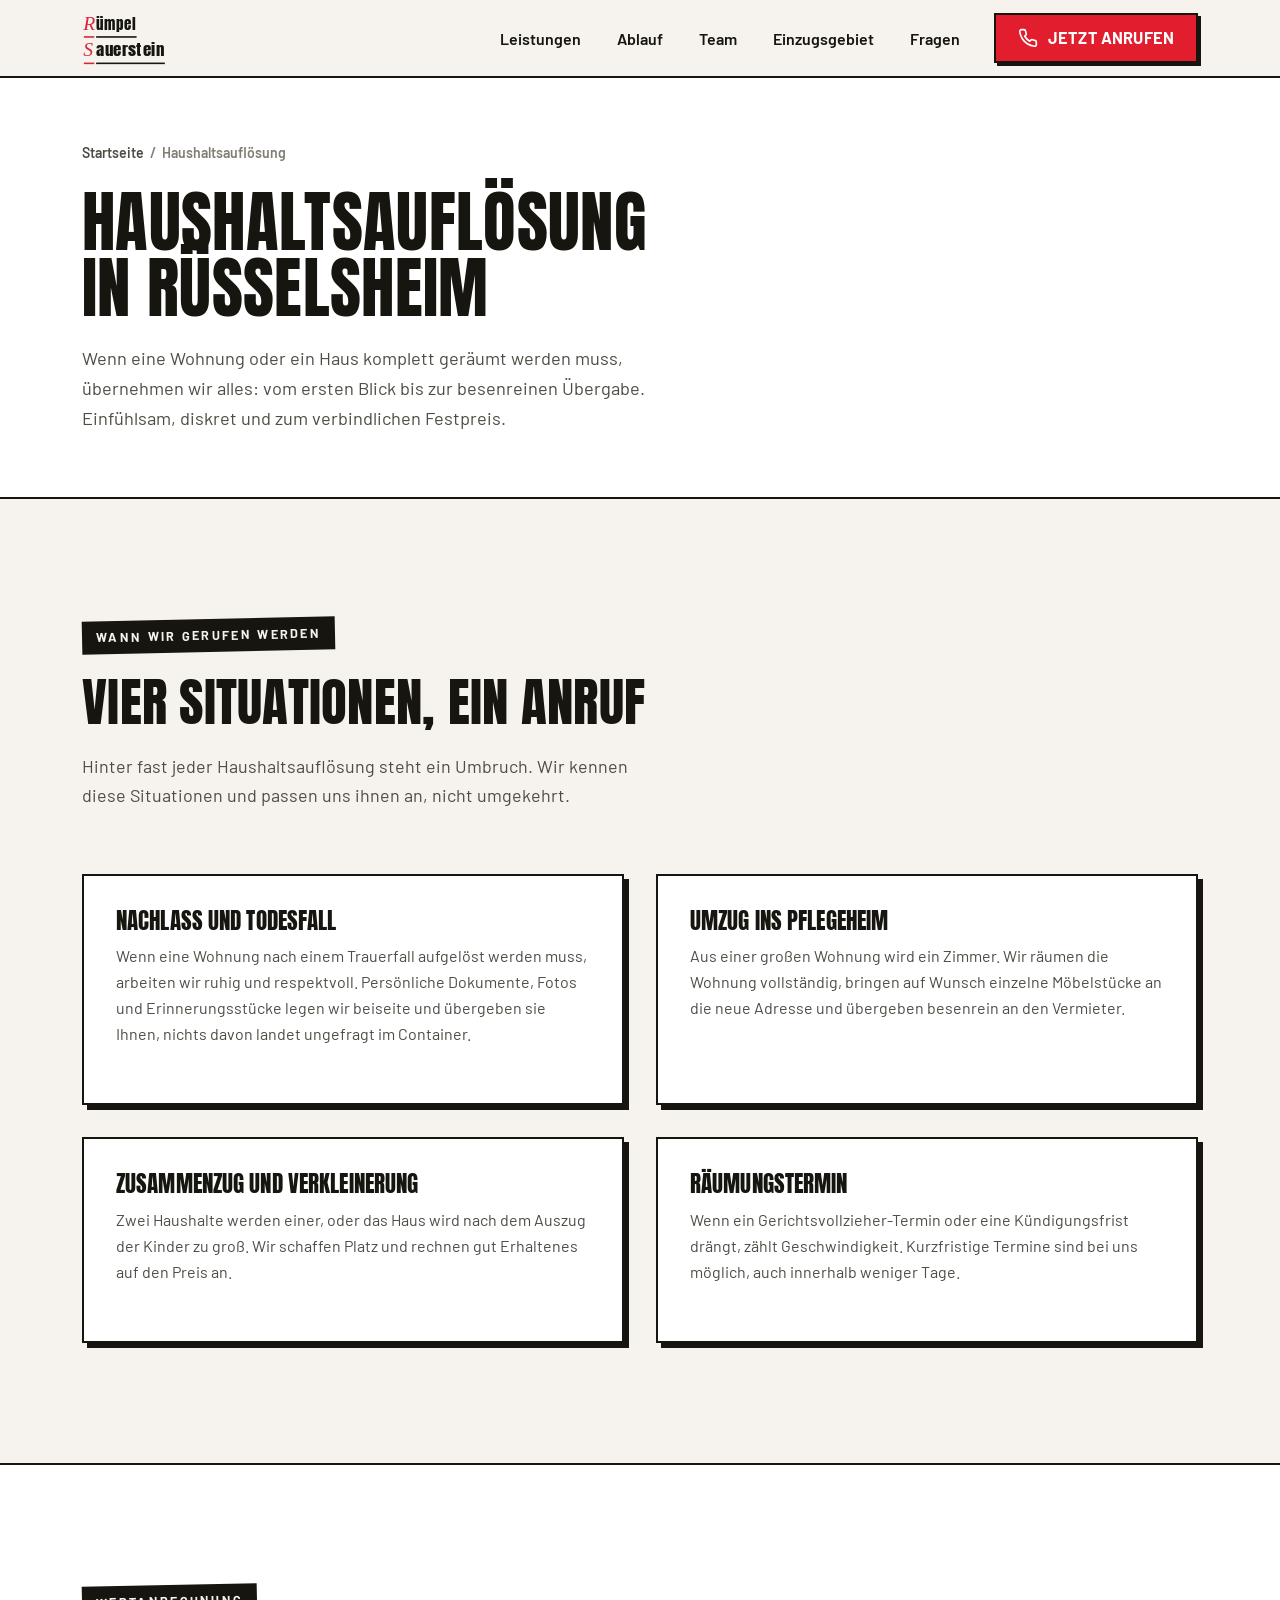
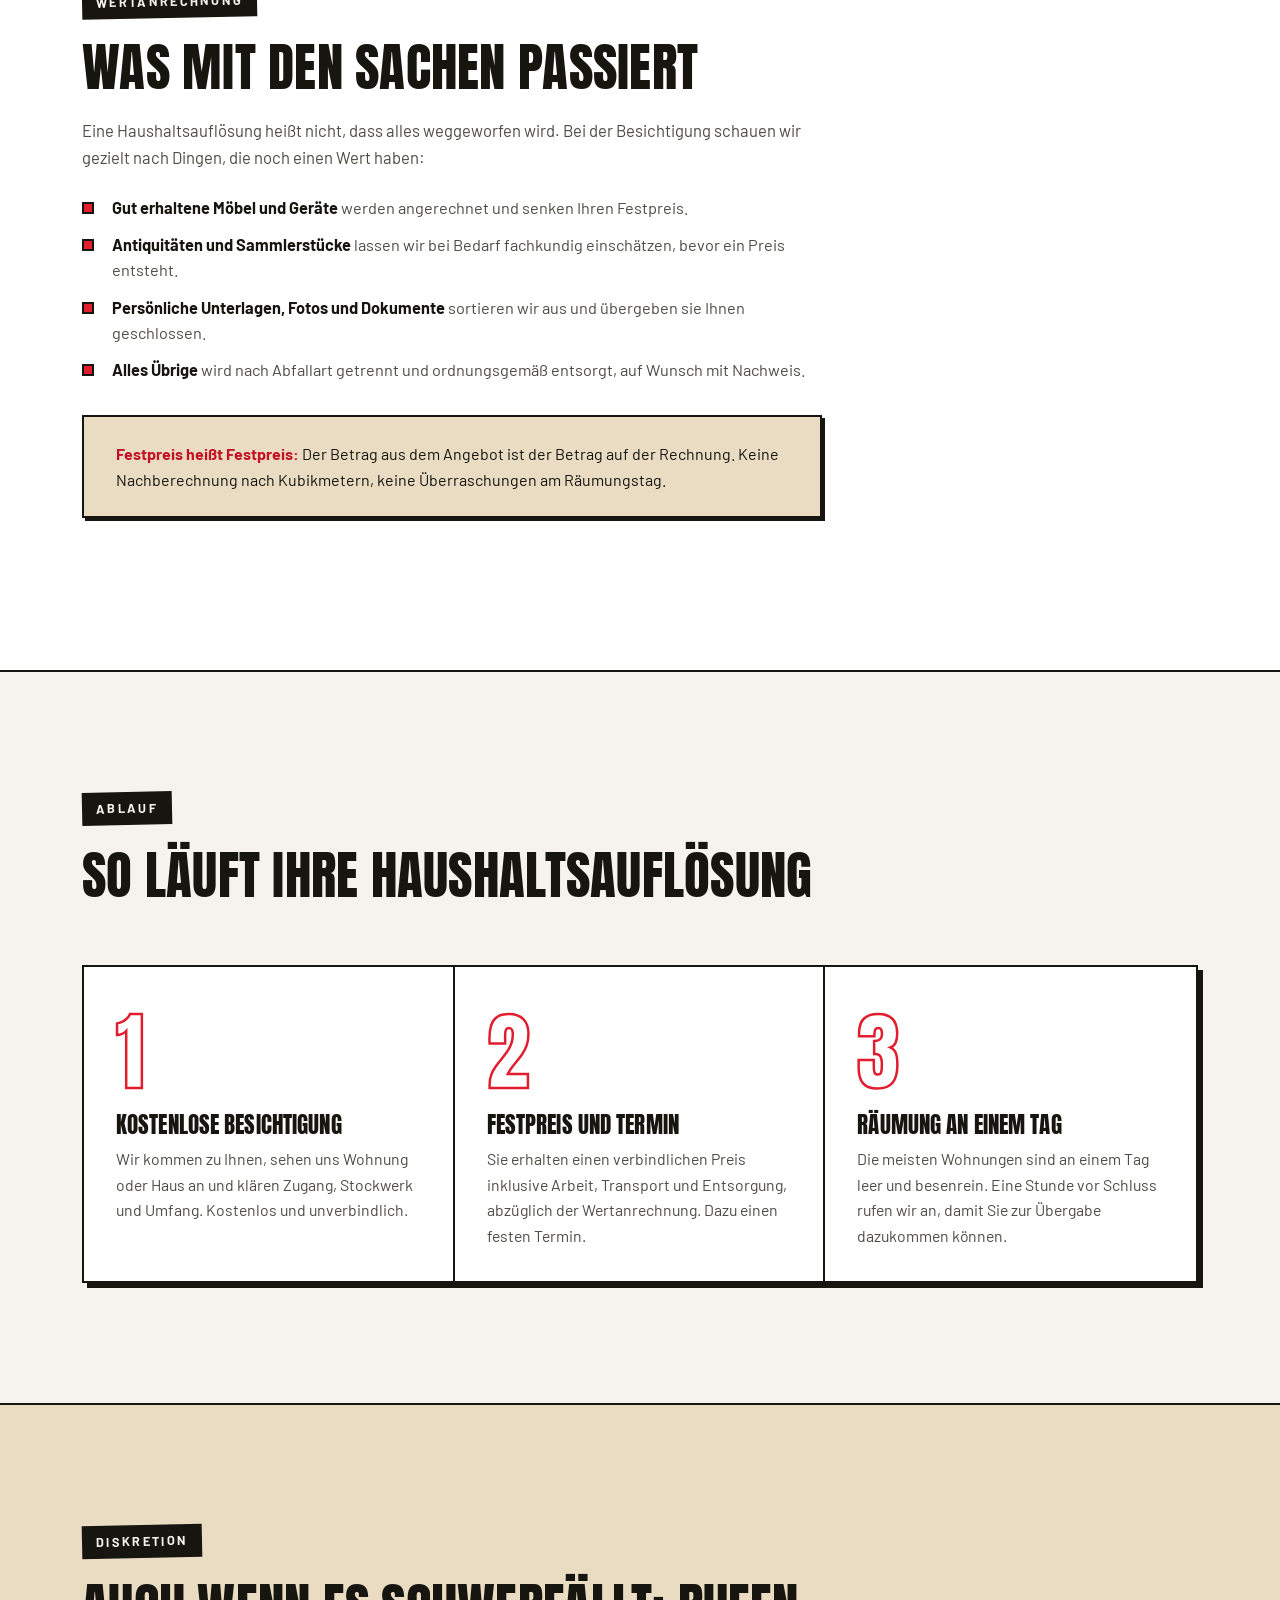
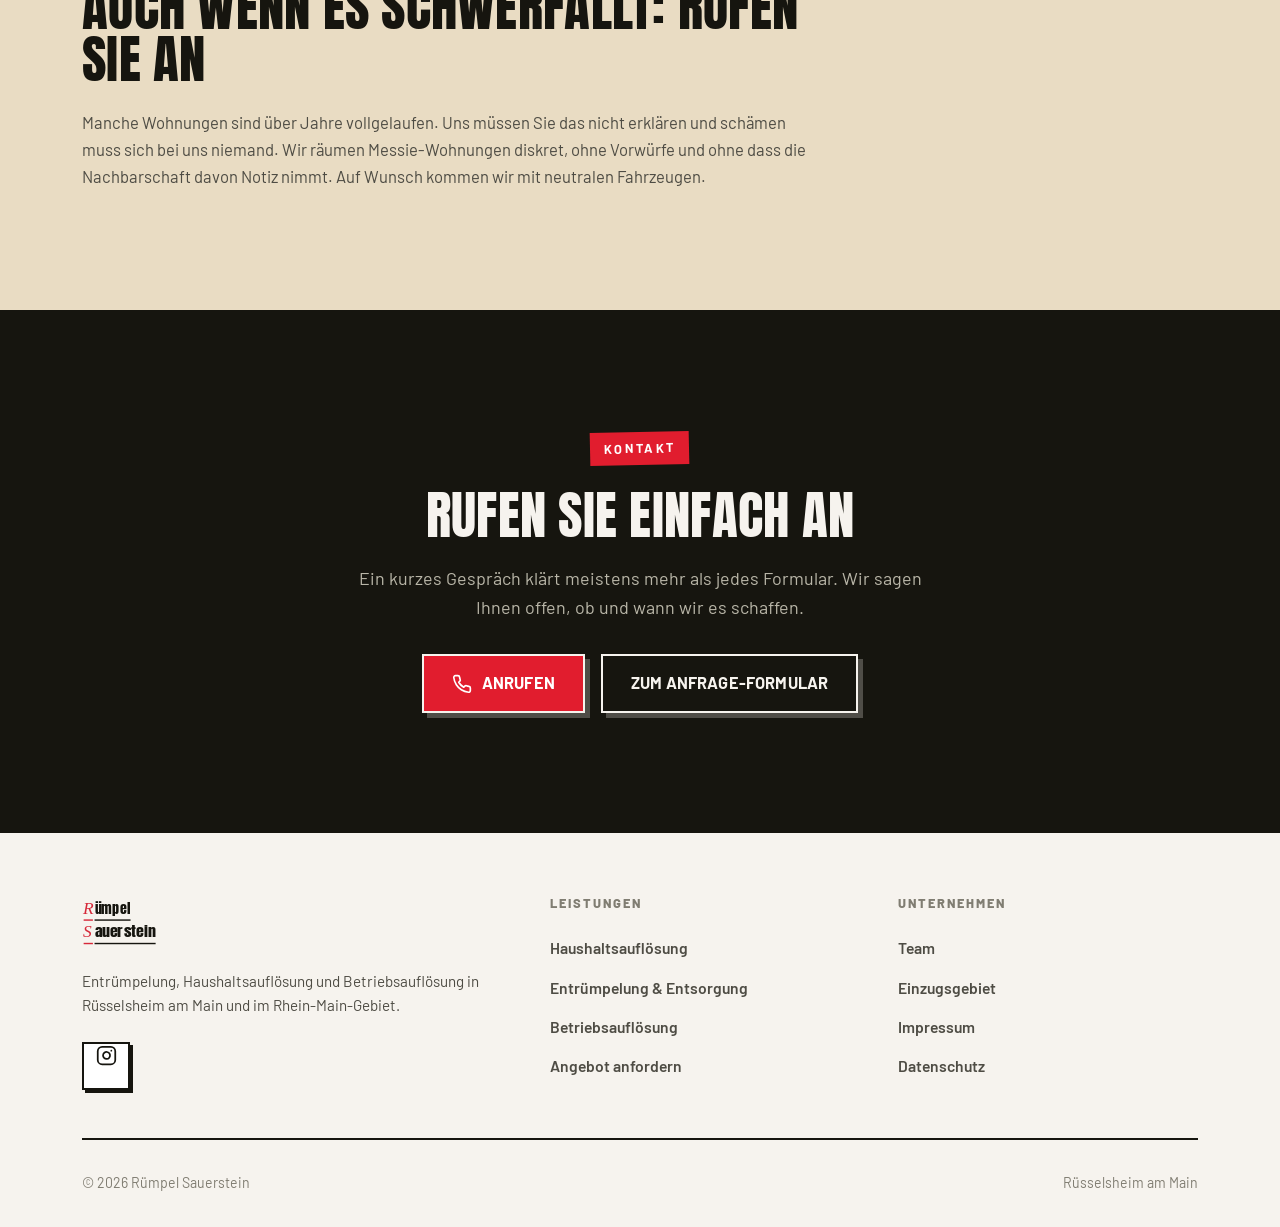
<file: haushaltsaufloesung.html>
<!DOCTYPE html>
<html lang="de">
<head>
<meta charset="UTF-8">
<meta name="viewport" content="width=device-width, initial-scale=1">

<title>Haushaltsauflösung Rüsselsheim | Rümpel Sauerstein</title>
<meta name="description" content="Haushaltsauflösung in Rüsselsheim am Main: einfühlsam, diskret, zum Festpreis. Kostenlose Besichtigung, Wertanrechnung, besenreine Übergabe meist an einem Tag.">
<link rel="canonical" href="https://example.de/haushaltsaufloesung.html"><!-- TODO: echte Domain eintragen -->

<!-- Bunny Fonts: EU-Server, DSGVO-konform, kein Cookie-Banner nötig -->
<link rel="preconnect" href="https://fonts.bunny.net" crossorigin>
<link rel="stylesheet" href="https://fonts.bunny.net/css?family=anton|barlow:400,500,600,700,800">
<link rel="stylesheet" href="style.css">
<script>document.documentElement.classList.add("js");</script>
<script type="application/ld+json">
{
  "@context": "https://schema.org",
  "@type": "Service",
  "name": "Haushaltsauflösung",
  "description": "Komplette Auflösung von Wohnungen und Häusern in Rüsselsheim am Main zum Festpreis, inklusive Wertanrechnung und besenreiner Übergabe.",
  "provider": { "@type": "LocalBusiness", "name": "Rümpel Sauerstein", "address": { "@type": "PostalAddress", "addressLocality": "Rüsselsheim am Main", "addressCountry": "DE" } },
  "areaServed": { "@type": "City", "name": "Rüsselsheim am Main" }
}
</script>
</head>
<body>

<a class="skip-link" href="#main">Zum Inhalt springen</a>

<!-- ============ HEADER ============ -->
<header class="header" id="header">
  <div class="wrap header__inner">

    <a class="logo" href="index.html" aria-label="Rümpel Sauerstein, zur Startseite">
      <svg viewBox="0 0 138 88" role="img" aria-hidden="true" focusable="false">
        <text x="2" y="31" font-family="Georgia, 'Times New Roman', serif" font-style="italic"
              font-size="32" font-weight="400" fill="#D62839">R</text>
        <text x="23" y="31" font-family="Anton, Arial Narrow, sans-serif" font-size="24" font-weight="400"
              letter-spacing="0.5" fill="currentColor" textLength="66" lengthAdjust="spacingAndGlyphs">ümpel</text>
        <rect x="3" y="41" width="17" height="2.6" fill="#D62839"/>
        <rect x="23" y="41" width="66" height="2.6" fill="currentColor"/>

        <text x="2" y="74" font-family="Georgia, 'Times New Roman', serif" font-style="italic"
              font-size="32" font-weight="400" fill="#D62839">S</text>
        <text x="23" y="74" font-family="Anton, Arial Narrow, sans-serif" font-size="24" font-weight="400"
              letter-spacing="0.5" fill="currentColor" textLength="112" lengthAdjust="spacingAndGlyphs">auerstein</text>
        <rect x="3" y="84" width="17" height="2.6" fill="#D62839"/>
        <rect x="23" y="84" width="112" height="2.6" fill="currentColor"/>
      </svg>
    </a>

    <nav class="nav" id="main-nav" aria-label="Hauptnavigation">
      <ul class="nav__list">
        <li><a class="nav__link" href="index.html#leistungen">Leistungen</a></li>
        <li><a class="nav__link" href="index.html#ablauf">Ablauf</a></li>
        <li><a class="nav__link" href="team.html">Team</a></li>
        <li><a class="nav__link" href="index.html#gebiet">Einzugsgebiet</a></li>
        <li><a class="nav__link" href="index.html#faq">Fragen</a></li>
      </ul>
      <div class="nav__cta">
        <!-- TODO: echte Telefonnummer eintragen (tel-Link + sichtbarer Text) -->
        <a class="btn btn--primary btn--inline" href="tel:+49XXXXXXXXXX">
          <svg viewBox="0 0 24 24" fill="none" stroke="currentColor" stroke-width="2" stroke-linecap="round" stroke-linejoin="round" aria-hidden="true"><path d="M22 16.92v3a2 2 0 0 1-2.18 2 19.79 19.79 0 0 1-8.63-3.07 19.5 19.5 0 0 1-6-6 19.79 19.79 0 0 1-3.07-8.67A2 2 0 0 1 4.11 2h3a2 2 0 0 1 2 1.72c.127.96.361 1.903.7 2.81a2 2 0 0 1-.45 2.11L8.09 9.91a16 16 0 0 0 6 6l1.27-1.27a2 2 0 0 1 2.11-.45c.907.339 1.85.573 2.81.7A2 2 0 0 1 22 16.92z"/></svg>
          Jetzt anrufen
        </a>
      </div>
    </nav>

    <button class="burger" id="burger" type="button"
            aria-label="Menü öffnen" aria-expanded="false" aria-controls="main-nav">
      <span class="burger__bars" aria-hidden="true"><span></span><span></span><span></span></span>
    </button>

  </div>
</header>

<main id="main">

<section class="page-hero">
  <div class="wrap">
    <nav class="breadcrumb" aria-label="Pfad">
      <a href="index.html">Startseite</a>
      <span aria-hidden="true">/</span>
      <span>Haushaltsauflösung</span>
    </nav>
    <h1>Haushaltsauflösung<br>in Rüsselsheim</h1>
    <p class="sec-lead">Wenn eine Wohnung oder ein Haus komplett geräumt werden muss, übernehmen wir alles: vom ersten Blick bis zur besenreinen Übergabe. Einfühlsam, diskret und zum verbindlichen Festpreis.</p>
  </div>
</section>

<section class="section">
  <div class="wrap">
    <div class="sec-head reveal">
      <span class="sec-num">Wann wir gerufen werden</span>
      <h2>Vier Situationen, ein Anruf</h2>
      <p class="sec-lead">Hinter fast jeder Haushaltsauflösung steht ein Umbruch. Wir kennen diese Situationen und passen uns ihnen an, nicht umgekehrt.</p>
    </div>
    <div class="services">
      <article class="card reveal">
        <h3>Nachlass und Todesfall</h3>
        <p>Wenn eine Wohnung nach einem Trauerfall aufgelöst werden muss, arbeiten wir ruhig und respektvoll. Persönliche Dokumente, Fotos und Erinnerungsstücke legen wir beiseite und übergeben sie Ihnen, nichts davon landet ungefragt im Container.</p>
      </article>
      <article class="card reveal">
        <h3>Umzug ins Pflegeheim</h3>
        <p>Aus einer großen Wohnung wird ein Zimmer. Wir räumen die Wohnung vollständig, bringen auf Wunsch einzelne Möbelstücke an die neue Adresse und übergeben besenrein an den Vermieter.</p>
      </article>
      <article class="card reveal">
        <h3>Zusammenzug und Verkleinerung</h3>
        <p>Zwei Haushalte werden einer, oder das Haus wird nach dem Auszug der Kinder zu groß. Wir schaffen Platz und rechnen gut Erhaltenes auf den Preis an.</p>
      </article>
      <article class="card reveal">
        <h3>Räumungstermin</h3>
        <p>Wenn ein Gerichtsvollzieher-Termin oder eine Kündigungsfrist drängt, zählt Geschwindigkeit. Kurzfristige Termine sind bei uns möglich, auch innerhalb weniger Tage.</p>
      </article>
    </div>
  </div>
</section>

<section class="section section--alt">
  <div class="wrap">
    <div class="prose reveal">
      <span class="sec-num">Wertanrechnung</span>
      <h2>Was mit den Sachen passiert</h2>
      <p>Eine Haushaltsauflösung heißt nicht, dass alles weggeworfen wird. Bei der Besichtigung schauen wir gezielt nach Dingen, die noch einen Wert haben:</p>
      <ul class="check-list">
        <li><strong>Gut erhaltene Möbel und Geräte</strong> werden angerechnet und senken Ihren Festpreis.</li>
        <li><strong>Antiquitäten und Sammlerstücke</strong> lassen wir bei Bedarf fachkundig einschätzen, bevor ein Preis entsteht.</li>
        <li><strong>Persönliche Unterlagen, Fotos und Dokumente</strong> sortieren wir aus und übergeben sie Ihnen geschlossen.</li>
        <li><strong>Alles Übrige</strong> wird nach Abfallart getrennt und ordnungsgemäß entsorgt, auf Wunsch mit Nachweis.</li>
      </ul>
      <div class="note-box">
        <p><strong>Festpreis heißt Festpreis:</strong> Der Betrag aus dem Angebot ist der Betrag auf der Rechnung. Keine Nachberechnung nach Kubikmetern, keine Überraschungen am Räumungstag.</p>
      </div>
    </div>
  </div>
</section>

<section class="section">
  <div class="wrap">
    <div class="sec-head reveal">
      <span class="sec-num">Ablauf</span>
      <h2>So läuft Ihre Haushaltsauflösung</h2>
    </div>
    <div class="steps reveal">
      <article class="step">
        <div class="step__body">
          <h3>Kostenlose Besichtigung</h3>
          <p>Wir kommen zu Ihnen, sehen uns Wohnung oder Haus an und klären Zugang, Stockwerk und Umfang. Kostenlos und unverbindlich.</p>
        </div>
      </article>
      <article class="step">
        <div class="step__body">
          <h3>Festpreis und Termin</h3>
          <p>Sie erhalten einen verbindlichen Preis inklusive Arbeit, Transport und Entsorgung, abzüglich der Wertanrechnung. Dazu einen festen Termin.</p>
        </div>
      </article>
      <article class="step">
        <div class="step__body">
          <h3>Räumung an einem Tag</h3>
          <p>Die meisten Wohnungen sind an einem Tag leer und besenrein. Eine Stunde vor Schluss rufen wir an, damit Sie zur Übergabe dazukommen können.</p>
        </div>
      </article>
    </div>
  </div>
</section>

<section class="section section--kraft">
  <div class="wrap">
    <div class="prose reveal">
      <span class="sec-num">Diskretion</span>
      <h2>Auch wenn es schwerfällt: rufen Sie an</h2>
      <p>Manche Wohnungen sind über Jahre vollgelaufen. Uns müssen Sie das nicht erklären und schämen muss sich bei uns niemand. Wir räumen Messie-Wohnungen diskret, ohne Vorwürfe und ohne dass die Nachbarschaft davon Notiz nimmt. Auf Wunsch kommen wir mit neutralen Fahrzeugen.</p>
    </div>
  </div>
</section>

<!-- ============ KONTAKT-CTA ============ -->
<section class="section contact" id="kontakt">
  <div class="wrap contact__inner">
    <span class="sec-num" style="justify-content:center">Kontakt</span>
    <h2>Rufen Sie einfach an</h2>
    <p class="sec-lead" style="margin-inline:auto">
      Ein kurzes Gespräch klärt meistens mehr als jedes Formular.
      Wir sagen Ihnen offen, ob und wann wir es schaffen.
    </p>
    <div class="btn-row" style="margin-top:32px">
      <!-- TODO: echte Telefonnummer eintragen -->
      <a class="btn btn--primary" href="tel:+49XXXXXXXXXX">
        <svg viewBox="0 0 24 24" fill="none" stroke="currentColor" stroke-width="2" stroke-linecap="round" stroke-linejoin="round" aria-hidden="true"><path d="M22 16.92v3a2 2 0 0 1-2.18 2 19.79 19.79 0 0 1-8.63-3.07 19.5 19.5 0 0 1-6-6 19.79 19.79 0 0 1-3.07-8.67A2 2 0 0 1 4.11 2h3a2 2 0 0 1 2 1.72c.127.96.361 1.903.7 2.81a2 2 0 0 1-.45 2.11L8.09 9.91a16 16 0 0 0 6 6l1.27-1.27a2 2 0 0 1 2.11-.45c.907.339 1.85.573 2.81.7A2 2 0 0 1 22 16.92z"/></svg>
        Anrufen
      </a>
      <a class="btn btn--ghost" href="index.html#anfrage">Zum Anfrage-Formular</a>
    </div>
  </div>
</section>

</main>

<!-- ============ FOOTER ============ -->
<footer class="footer">
  <div class="wrap">

    <div class="footer__grid">

      <div class="footer__brand">
        <svg viewBox="0 0 138 88" role="img" aria-label="Rümpel Sauerstein">
          <text x="2" y="31" font-family="Georgia, 'Times New Roman', serif" font-style="italic"
                font-size="32" font-weight="400" fill="#D62839">R</text>
          <text x="23" y="31" font-family="Anton, Arial Narrow, sans-serif" font-size="24" font-weight="400"
                letter-spacing="0.5" fill="currentColor" textLength="66" lengthAdjust="spacingAndGlyphs">ümpel</text>
          <rect x="3" y="41" width="17" height="2.6" fill="#D62839"/>
          <rect x="23" y="41" width="66" height="2.6" fill="currentColor"/>
          <text x="2" y="74" font-family="Georgia, 'Times New Roman', serif" font-style="italic"
                font-size="32" font-weight="400" fill="#D62839">S</text>
          <text x="23" y="74" font-family="Anton, Arial Narrow, sans-serif" font-size="24" font-weight="400"
                letter-spacing="0.5" fill="currentColor" textLength="112" lengthAdjust="spacingAndGlyphs">auerstein</text>
          <rect x="3" y="84" width="17" height="2.6" fill="#D62839"/>
          <rect x="23" y="84" width="112" height="2.6" fill="currentColor"/>
        </svg>
        <p>
          Entrümpelung, Haushaltsauflösung und Betriebsauflösung in
          Rüsselsheim am Main und im Rhein-Main-Gebiet.
        </p>
        <div class="social-row">
          <!-- Instagram öffnet erst nach Consent-Modal (script.js) -->
          <button class="social-btn" type="button" data-instagram-consent aria-label="Instagram öffnen">
            <svg viewBox="0 0 24 24" fill="none" stroke="currentColor" stroke-width="2" stroke-linecap="round" stroke-linejoin="round" aria-hidden="true"><rect x="2" y="2" width="20" height="20" rx="5"/><path d="M16 11.37A4 4 0 1 1 12.63 8 4 4 0 0 1 16 11.37z"/><line x1="17.5" y1="6.5" x2="17.51" y2="6.5"/></svg>
          </button>
        </div>
      </div>

      <div>
        <h4>Leistungen</h4>
        <ul class="footer__links">
          <li><a href="haushaltsaufloesung.html">Haushaltsauflösung</a></li>
          <li><a href="entruempelung.html">Entrümpelung &amp; Entsorgung</a></li>
          <li><a href="betriebsaufloesung.html">Betriebsauflösung</a></li>
          <li><a href="index.html#anfrage">Angebot anfordern</a></li>
        </ul>
      </div>

      <div>
        <h4>Unternehmen</h4>
        <ul class="footer__links">
          <li><a href="team.html">Team</a></li>
          <li><a href="index.html#gebiet">Einzugsgebiet</a></li>
          <li><a href="impressum.html">Impressum</a></li>
          <li><a href="datenschutz.html">Datenschutz</a></li>
        </ul>
      </div>

    </div>

    <div class="footer__bottom">
      <!-- TODO: Firmenname und Rechtsform bestätigen -->
      <p>© 2026 Rümpel Sauerstein</p>
      <p>Rüsselsheim am Main</p>
    </div>

  </div>
</footer>

<!-- ============ STICKY CALL-BAR (mobil) ============ -->
<div class="call-bar">
  <!-- TODO: echte Telefonnummer -->
  <a class="call-bar__call" href="tel:+49XXXXXXXXXX">
    <svg viewBox="0 0 24 24" fill="none" stroke="currentColor" stroke-width="2" stroke-linecap="round" stroke-linejoin="round" aria-hidden="true"><path d="M22 16.92v3a2 2 0 0 1-2.18 2 19.79 19.79 0 0 1-8.63-3.07 19.5 19.5 0 0 1-6-6 19.79 19.79 0 0 1-3.07-8.67A2 2 0 0 1 4.11 2h3a2 2 0 0 1 2 1.72c.127.96.361 1.903.7 2.81a2 2 0 0 1-.45 2.11L8.09 9.91a16 16 0 0 0 6 6l1.27-1.27a2 2 0 0 1 2.11-.45c.907.339 1.85.573 2.81.7A2 2 0 0 1 22 16.92z"/></svg>
    Anrufen
  </a>
  <!-- TODO: echte WhatsApp-Nummer -->
  <a class="call-bar__wa" href="https://wa.me/49XXXXXXXXXX" target="_blank" rel="noopener">
    <svg viewBox="0 0 24 24" fill="currentColor" aria-hidden="true"><path d="M17.472 14.382c-.297-.149-1.758-.867-2.03-.967-.273-.099-.471-.148-.67.15-.197.297-.767.966-.94 1.164-.173.199-.347.223-.644.075-.297-.15-1.255-.463-2.39-1.475-.883-.788-1.48-1.761-1.653-2.059-.173-.297-.018-.458.13-.606.134-.133.298-.347.446-.52.149-.174.198-.298.298-.497.099-.198.05-.371-.025-.52-.075-.149-.669-1.612-.916-2.207-.242-.579-.487-.5-.669-.51a12.8 12.8 0 0 0-.57-.01c-.198 0-.52.074-.792.372-.272.297-1.04 1.016-1.04 2.479 0 1.462 1.065 2.875 1.213 3.074.149.198 2.096 3.2 5.077 4.487.709.306 1.262.489 1.694.625.712.227 1.36.195 1.871.118.571-.085 1.758-.719 2.006-1.413.248-.694.248-1.289.173-1.413-.074-.124-.272-.198-.57-.347m-5.421 7.403h-.004a9.87 9.87 0 0 1-5.031-1.378l-.361-.214-3.741.982.998-3.648-.235-.374a9.86 9.86 0 0 1-1.51-5.26c.001-5.45 4.436-9.884 9.888-9.884a9.82 9.82 0 0 1 6.988 2.896 9.82 9.82 0 0 1 2.893 6.994c-.003 5.45-4.437 9.884-9.885 9.884m8.413-18.297A11.8 11.8 0 0 0 12.05 0C5.495 0 .16 5.335.157 11.892c0 2.096.547 4.142 1.588 5.945L.057 24l6.305-1.654a11.9 11.9 0 0 0 5.683 1.448h.005c6.554 0 11.89-5.335 11.893-11.893a11.82 11.82 0 0 0-3.48-8.413Z"/></svg>
    WhatsApp
  </a>
</div>

<!-- ============ INSTAGRAM-CONSENT-MODAL ============ -->
<div class="modal" id="ig-modal" role="dialog" aria-modal="true" aria-labelledby="ig-modal-title">
  <div class="modal__box">
    <h3 id="ig-modal-title">Weiter zu Instagram?</h3>
    <p>
      Sie verlassen diese Website. Instagram gehört zu Meta, einem Anbieter mit Sitz
      in den USA. Beim Öffnen werden Daten an Meta übertragen, auf die wir keinen
      Einfluss haben.
    </p>
    <div class="modal__actions">
      <!-- TODO: echte Instagram-URL eintragen -->
      <a class="btn btn--primary" id="ig-go" href="https://instagram.com/" target="_blank" rel="noopener">Ja, weiter</a>
      <button class="btn btn--ghost" type="button" id="ig-cancel">Abbrechen</button>
    </div>
  </div>
</div>

<script src="script.js"></script>
</body>
</html>
</file>
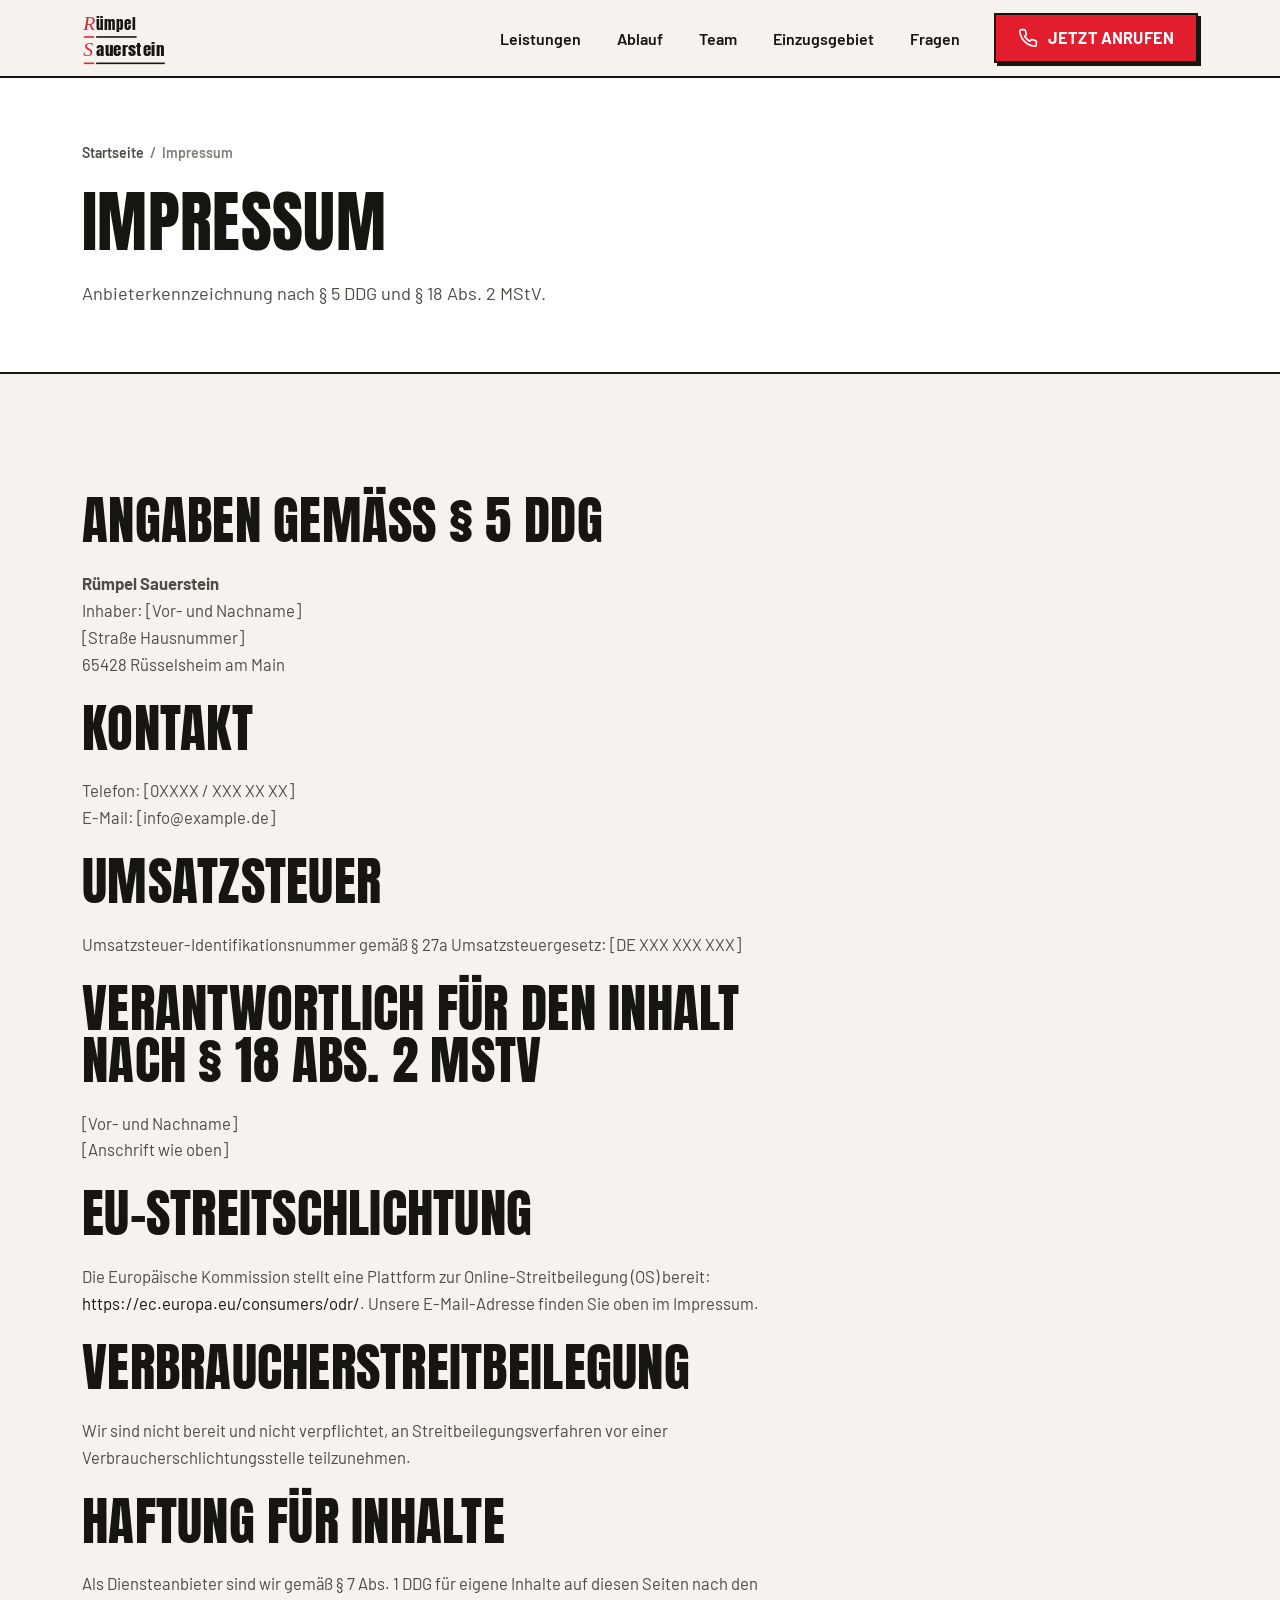
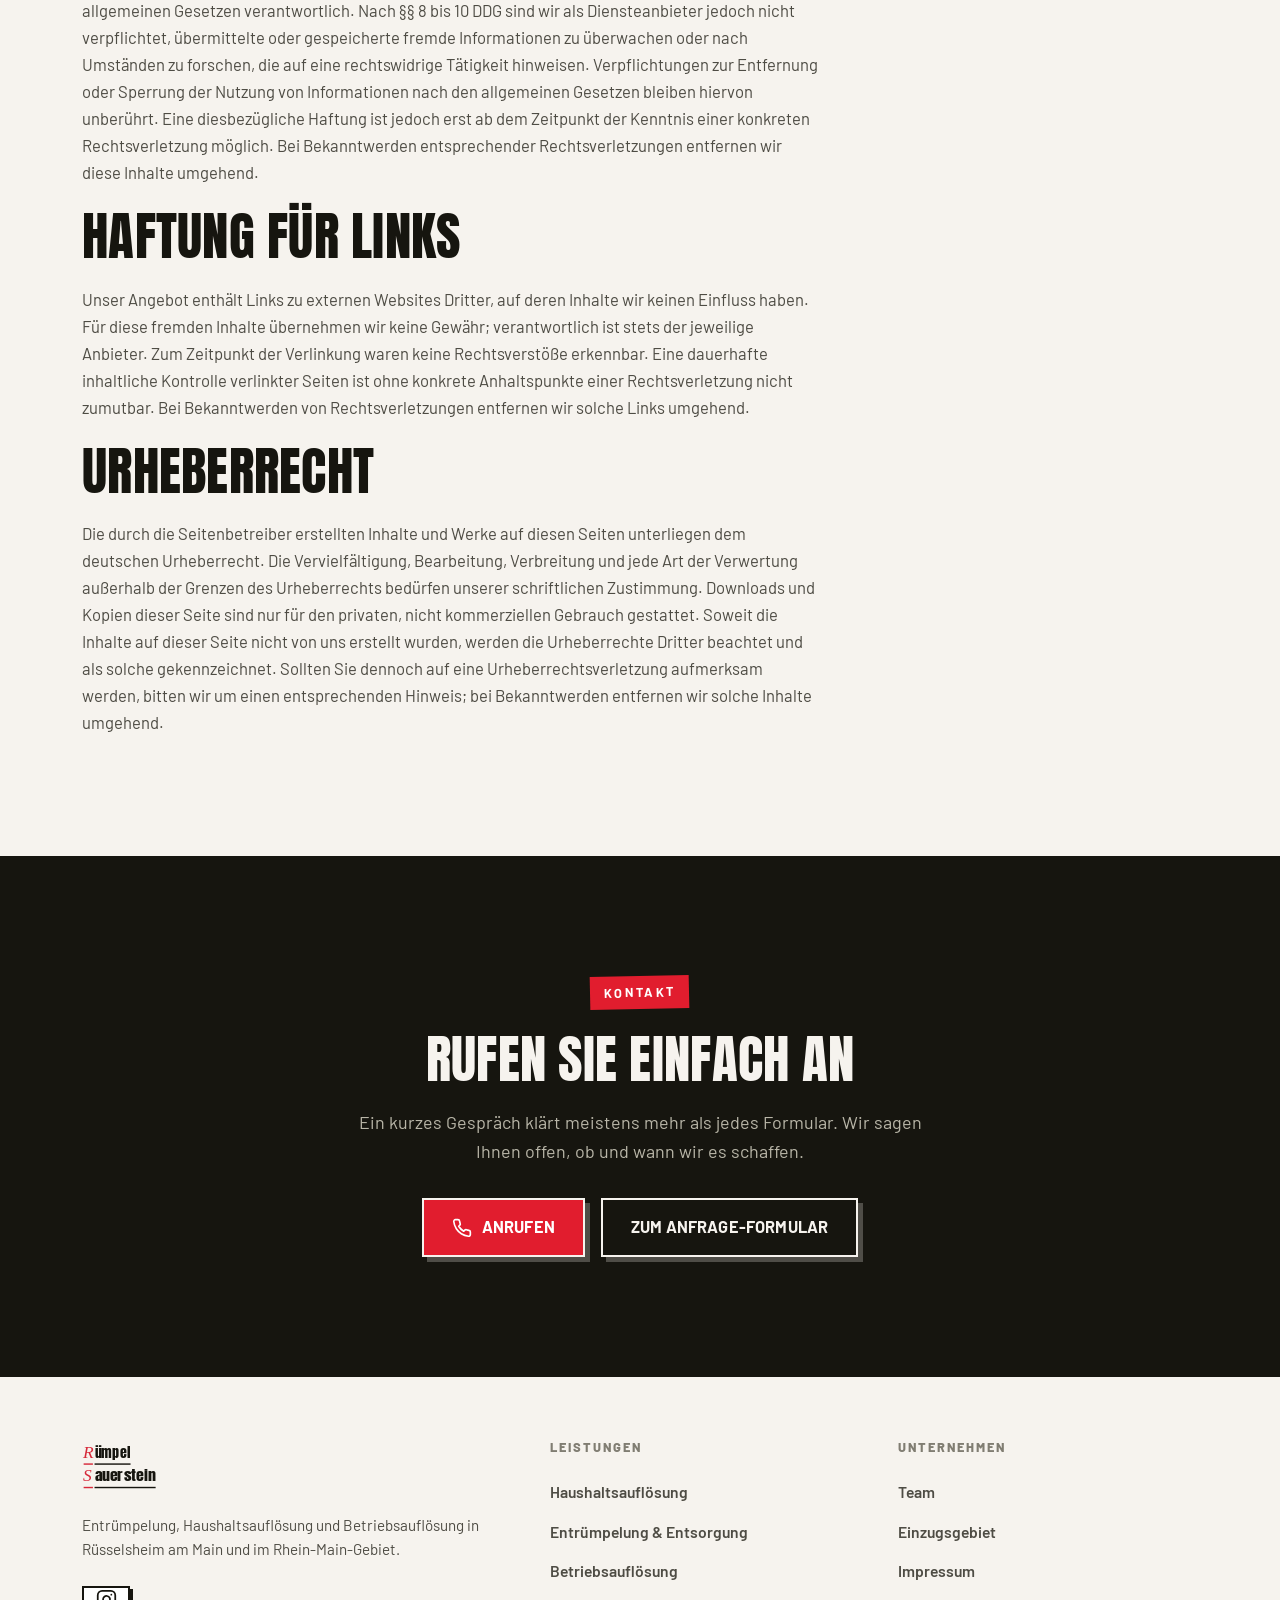
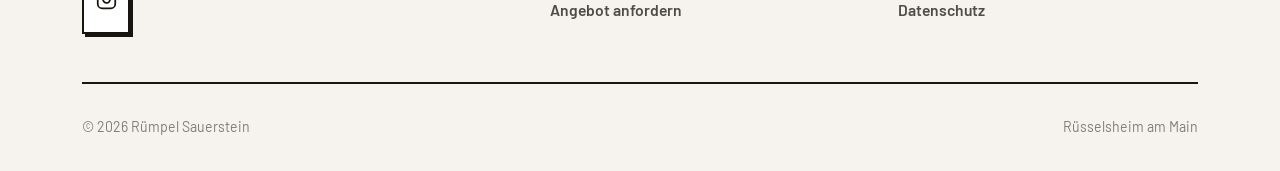
<file: impressum.html>
<!DOCTYPE html>
<html lang="de">
<head>
<meta charset="UTF-8">
<meta name="viewport" content="width=device-width, initial-scale=1">

<title>Impressum | Rümpel Sauerstein</title>
<meta name="description" content="Impressum der Rümpel Sauerstein Entrümpelungen, Rüsselsheim am Main.">
<meta name="robots" content="noindex">

<!-- Bunny Fonts: EU-Server, DSGVO-konform, kein Cookie-Banner nötig -->
<link rel="preconnect" href="https://fonts.bunny.net" crossorigin>
<link rel="stylesheet" href="https://fonts.bunny.net/css?family=anton|barlow:400,500,600,700,800">
<link rel="stylesheet" href="style.css">
<script>document.documentElement.classList.add("js");</script>

</head>
<body>

<a class="skip-link" href="#main">Zum Inhalt springen</a>

<!-- ============ HEADER ============ -->
<header class="header" id="header">
  <div class="wrap header__inner">

    <a class="logo" href="index.html" aria-label="Rümpel Sauerstein, zur Startseite">
      <svg viewBox="0 0 138 88" role="img" aria-hidden="true" focusable="false">
        <text x="2" y="31" font-family="Georgia, 'Times New Roman', serif" font-style="italic"
              font-size="32" font-weight="400" fill="#D62839">R</text>
        <text x="23" y="31" font-family="Anton, Arial Narrow, sans-serif" font-size="24" font-weight="400"
              letter-spacing="0.5" fill="currentColor" textLength="66" lengthAdjust="spacingAndGlyphs">ümpel</text>
        <rect x="3" y="41" width="17" height="2.6" fill="#D62839"/>
        <rect x="23" y="41" width="66" height="2.6" fill="currentColor"/>

        <text x="2" y="74" font-family="Georgia, 'Times New Roman', serif" font-style="italic"
              font-size="32" font-weight="400" fill="#D62839">S</text>
        <text x="23" y="74" font-family="Anton, Arial Narrow, sans-serif" font-size="24" font-weight="400"
              letter-spacing="0.5" fill="currentColor" textLength="112" lengthAdjust="spacingAndGlyphs">auerstein</text>
        <rect x="3" y="84" width="17" height="2.6" fill="#D62839"/>
        <rect x="23" y="84" width="112" height="2.6" fill="currentColor"/>
      </svg>
    </a>

    <nav class="nav" id="main-nav" aria-label="Hauptnavigation">
      <ul class="nav__list">
        <li><a class="nav__link" href="index.html#leistungen">Leistungen</a></li>
        <li><a class="nav__link" href="index.html#ablauf">Ablauf</a></li>
        <li><a class="nav__link" href="team.html">Team</a></li>
        <li><a class="nav__link" href="index.html#gebiet">Einzugsgebiet</a></li>
        <li><a class="nav__link" href="index.html#faq">Fragen</a></li>
      </ul>
      <div class="nav__cta">
        <!-- TODO: echte Telefonnummer eintragen (tel-Link + sichtbarer Text) -->
        <a class="btn btn--primary btn--inline" href="tel:+49XXXXXXXXXX">
          <svg viewBox="0 0 24 24" fill="none" stroke="currentColor" stroke-width="2" stroke-linecap="round" stroke-linejoin="round" aria-hidden="true"><path d="M22 16.92v3a2 2 0 0 1-2.18 2 19.79 19.79 0 0 1-8.63-3.07 19.5 19.5 0 0 1-6-6 19.79 19.79 0 0 1-3.07-8.67A2 2 0 0 1 4.11 2h3a2 2 0 0 1 2 1.72c.127.96.361 1.903.7 2.81a2 2 0 0 1-.45 2.11L8.09 9.91a16 16 0 0 0 6 6l1.27-1.27a2 2 0 0 1 2.11-.45c.907.339 1.85.573 2.81.7A2 2 0 0 1 22 16.92z"/></svg>
          Jetzt anrufen
        </a>
      </div>
    </nav>

    <button class="burger" id="burger" type="button"
            aria-label="Menü öffnen" aria-expanded="false" aria-controls="main-nav">
      <span class="burger__bars" aria-hidden="true"><span></span><span></span><span></span></span>
    </button>

  </div>
</header>

<main id="main">

<section class="page-hero">
  <div class="wrap">
    <nav class="breadcrumb" aria-label="Pfad">
      <a href="index.html">Startseite</a>
      <span aria-hidden="true">/</span>
      <span>Impressum</span>
    </nav>
    <h1>Impressum</h1>
    <p class="sec-lead">Anbieterkennzeichnung nach § 5 DDG und § 18 Abs. 2 MStV.</p>
  </div>
</section>

<section class="section">
  <div class="wrap">
    <div class="prose">
      <h2>Angaben gemäß § 5 DDG</h2>
      <!-- TODO: Alle Impressumsangaben vom Kunden bestaetigen lassen -->
      <p>
        <!-- TODO: Firmenname und Rechtsform --><strong>Rümpel Sauerstein</strong><br>
        <!-- TODO: Inhaber / vertretungsberechtigte Person -->Inhaber: [Vor- und Nachname]<br>
        <!-- TODO: Straße und Hausnummer -->[Straße Hausnummer]<br>
        65428 Rüsselsheim am Main
      </p>

      <h2>Kontakt</h2>
      <p>
        <!-- TODO: Telefonnummer -->Telefon: [0XXXX / XXX XX XX]<br>
        <!-- TODO: E-Mail-Adresse -->E-Mail: [info@example.de]
      </p>

      <h2>Umsatzsteuer</h2>
      <!-- TODO: USt-IdNr. ODER Steuernummer eintragen; bei Kleinunternehmerregelung
           stattdessen Hinweis nach § 19 UStG -->
      <p>Umsatzsteuer-Identifikationsnummer gemäß § 27a Umsatzsteuergesetz: [DE XXX XXX XXX]</p>

      <h2>Verantwortlich für den Inhalt nach § 18 Abs. 2 MStV</h2>
      <!-- TODO: Name und Anschrift der verantwortlichen Person -->
      <p>[Vor- und Nachname]<br>[Anschrift wie oben]</p>

      <h2>EU-Streitschlichtung</h2>
      <p>Die Europäische Kommission stellt eine Plattform zur Online-Streitbeilegung (OS) bereit: <a href="https://ec.europa.eu/consumers/odr/" target="_blank" rel="noopener">https://ec.europa.eu/consumers/odr/</a>. Unsere E-Mail-Adresse finden Sie oben im Impressum.</p>

      <h2>Verbraucherstreitbeilegung</h2>
      <p>Wir sind nicht bereit und nicht verpflichtet, an Streitbeilegungsverfahren vor einer Verbraucherschlichtungsstelle teilzunehmen.</p>

      <h2>Haftung für Inhalte</h2>
      <p>Als Diensteanbieter sind wir gemäß § 7 Abs. 1 DDG für eigene Inhalte auf diesen Seiten nach den allgemeinen Gesetzen verantwortlich. Nach §§ 8 bis 10 DDG sind wir als Diensteanbieter jedoch nicht verpflichtet, übermittelte oder gespeicherte fremde Informationen zu überwachen oder nach Umständen zu forschen, die auf eine rechtswidrige Tätigkeit hinweisen. Verpflichtungen zur Entfernung oder Sperrung der Nutzung von Informationen nach den allgemeinen Gesetzen bleiben hiervon unberührt. Eine diesbezügliche Haftung ist jedoch erst ab dem Zeitpunkt der Kenntnis einer konkreten Rechtsverletzung möglich. Bei Bekanntwerden entsprechender Rechtsverletzungen entfernen wir diese Inhalte umgehend.</p>

      <h2>Haftung für Links</h2>
      <p>Unser Angebot enthält Links zu externen Websites Dritter, auf deren Inhalte wir keinen Einfluss haben. Für diese fremden Inhalte übernehmen wir keine Gewähr; verantwortlich ist stets der jeweilige Anbieter. Zum Zeitpunkt der Verlinkung waren keine Rechtsverstöße erkennbar. Eine dauerhafte inhaltliche Kontrolle verlinkter Seiten ist ohne konkrete Anhaltspunkte einer Rechtsverletzung nicht zumutbar. Bei Bekanntwerden von Rechtsverletzungen entfernen wir solche Links umgehend.</p>

      <h2>Urheberrecht</h2>
      <p>Die durch die Seitenbetreiber erstellten Inhalte und Werke auf diesen Seiten unterliegen dem deutschen Urheberrecht. Die Vervielfältigung, Bearbeitung, Verbreitung und jede Art der Verwertung außerhalb der Grenzen des Urheberrechts bedürfen unserer schriftlichen Zustimmung. Downloads und Kopien dieser Seite sind nur für den privaten, nicht kommerziellen Gebrauch gestattet. Soweit die Inhalte auf dieser Seite nicht von uns erstellt wurden, werden die Urheberrechte Dritter beachtet und als solche gekennzeichnet. Sollten Sie dennoch auf eine Urheberrechtsverletzung aufmerksam werden, bitten wir um einen entsprechenden Hinweis; bei Bekanntwerden entfernen wir solche Inhalte umgehend.</p>
    </div>
  </div>
</section>

<!-- ============ KONTAKT-CTA ============ -->
<section class="section contact" id="kontakt">
  <div class="wrap contact__inner">
    <span class="sec-num" style="justify-content:center">Kontakt</span>
    <h2>Rufen Sie einfach an</h2>
    <p class="sec-lead" style="margin-inline:auto">
      Ein kurzes Gespräch klärt meistens mehr als jedes Formular.
      Wir sagen Ihnen offen, ob und wann wir es schaffen.
    </p>
    <div class="btn-row" style="margin-top:32px">
      <!-- TODO: echte Telefonnummer eintragen -->
      <a class="btn btn--primary" href="tel:+49XXXXXXXXXX">
        <svg viewBox="0 0 24 24" fill="none" stroke="currentColor" stroke-width="2" stroke-linecap="round" stroke-linejoin="round" aria-hidden="true"><path d="M22 16.92v3a2 2 0 0 1-2.18 2 19.79 19.79 0 0 1-8.63-3.07 19.5 19.5 0 0 1-6-6 19.79 19.79 0 0 1-3.07-8.67A2 2 0 0 1 4.11 2h3a2 2 0 0 1 2 1.72c.127.96.361 1.903.7 2.81a2 2 0 0 1-.45 2.11L8.09 9.91a16 16 0 0 0 6 6l1.27-1.27a2 2 0 0 1 2.11-.45c.907.339 1.85.573 2.81.7A2 2 0 0 1 22 16.92z"/></svg>
        Anrufen
      </a>
      <a class="btn btn--ghost" href="index.html#anfrage">Zum Anfrage-Formular</a>
    </div>
  </div>
</section>

</main>

<!-- ============ FOOTER ============ -->
<footer class="footer">
  <div class="wrap">

    <div class="footer__grid">

      <div class="footer__brand">
        <svg viewBox="0 0 138 88" role="img" aria-label="Rümpel Sauerstein">
          <text x="2" y="31" font-family="Georgia, 'Times New Roman', serif" font-style="italic"
                font-size="32" font-weight="400" fill="#D62839">R</text>
          <text x="23" y="31" font-family="Anton, Arial Narrow, sans-serif" font-size="24" font-weight="400"
                letter-spacing="0.5" fill="currentColor" textLength="66" lengthAdjust="spacingAndGlyphs">ümpel</text>
          <rect x="3" y="41" width="17" height="2.6" fill="#D62839"/>
          <rect x="23" y="41" width="66" height="2.6" fill="currentColor"/>
          <text x="2" y="74" font-family="Georgia, 'Times New Roman', serif" font-style="italic"
                font-size="32" font-weight="400" fill="#D62839">S</text>
          <text x="23" y="74" font-family="Anton, Arial Narrow, sans-serif" font-size="24" font-weight="400"
                letter-spacing="0.5" fill="currentColor" textLength="112" lengthAdjust="spacingAndGlyphs">auerstein</text>
          <rect x="3" y="84" width="17" height="2.6" fill="#D62839"/>
          <rect x="23" y="84" width="112" height="2.6" fill="currentColor"/>
        </svg>
        <p>
          Entrümpelung, Haushaltsauflösung und Betriebsauflösung in
          Rüsselsheim am Main und im Rhein-Main-Gebiet.
        </p>
        <div class="social-row">
          <!-- Instagram öffnet erst nach Consent-Modal (script.js) -->
          <button class="social-btn" type="button" data-instagram-consent aria-label="Instagram öffnen">
            <svg viewBox="0 0 24 24" fill="none" stroke="currentColor" stroke-width="2" stroke-linecap="round" stroke-linejoin="round" aria-hidden="true"><rect x="2" y="2" width="20" height="20" rx="5"/><path d="M16 11.37A4 4 0 1 1 12.63 8 4 4 0 0 1 16 11.37z"/><line x1="17.5" y1="6.5" x2="17.51" y2="6.5"/></svg>
          </button>
        </div>
      </div>

      <div>
        <h4>Leistungen</h4>
        <ul class="footer__links">
          <li><a href="haushaltsaufloesung.html">Haushaltsauflösung</a></li>
          <li><a href="entruempelung.html">Entrümpelung &amp; Entsorgung</a></li>
          <li><a href="betriebsaufloesung.html">Betriebsauflösung</a></li>
          <li><a href="index.html#anfrage">Angebot anfordern</a></li>
        </ul>
      </div>

      <div>
        <h4>Unternehmen</h4>
        <ul class="footer__links">
          <li><a href="team.html">Team</a></li>
          <li><a href="index.html#gebiet">Einzugsgebiet</a></li>
          <li><a href="impressum.html">Impressum</a></li>
          <li><a href="datenschutz.html">Datenschutz</a></li>
        </ul>
      </div>

    </div>

    <div class="footer__bottom">
      <!-- TODO: Firmenname und Rechtsform bestätigen -->
      <p>© 2026 Rümpel Sauerstein</p>
      <p>Rüsselsheim am Main</p>
    </div>

  </div>
</footer>

<!-- ============ STICKY CALL-BAR (mobil) ============ -->
<div class="call-bar">
  <!-- TODO: echte Telefonnummer -->
  <a class="call-bar__call" href="tel:+49XXXXXXXXXX">
    <svg viewBox="0 0 24 24" fill="none" stroke="currentColor" stroke-width="2" stroke-linecap="round" stroke-linejoin="round" aria-hidden="true"><path d="M22 16.92v3a2 2 0 0 1-2.18 2 19.79 19.79 0 0 1-8.63-3.07 19.5 19.5 0 0 1-6-6 19.79 19.79 0 0 1-3.07-8.67A2 2 0 0 1 4.11 2h3a2 2 0 0 1 2 1.72c.127.96.361 1.903.7 2.81a2 2 0 0 1-.45 2.11L8.09 9.91a16 16 0 0 0 6 6l1.27-1.27a2 2 0 0 1 2.11-.45c.907.339 1.85.573 2.81.7A2 2 0 0 1 22 16.92z"/></svg>
    Anrufen
  </a>
  <!-- TODO: echte WhatsApp-Nummer -->
  <a class="call-bar__wa" href="https://wa.me/49XXXXXXXXXX" target="_blank" rel="noopener">
    <svg viewBox="0 0 24 24" fill="currentColor" aria-hidden="true"><path d="M17.472 14.382c-.297-.149-1.758-.867-2.03-.967-.273-.099-.471-.148-.67.15-.197.297-.767.966-.94 1.164-.173.199-.347.223-.644.075-.297-.15-1.255-.463-2.39-1.475-.883-.788-1.48-1.761-1.653-2.059-.173-.297-.018-.458.13-.606.134-.133.298-.347.446-.52.149-.174.198-.298.298-.497.099-.198.05-.371-.025-.52-.075-.149-.669-1.612-.916-2.207-.242-.579-.487-.5-.669-.51a12.8 12.8 0 0 0-.57-.01c-.198 0-.52.074-.792.372-.272.297-1.04 1.016-1.04 2.479 0 1.462 1.065 2.875 1.213 3.074.149.198 2.096 3.2 5.077 4.487.709.306 1.262.489 1.694.625.712.227 1.36.195 1.871.118.571-.085 1.758-.719 2.006-1.413.248-.694.248-1.289.173-1.413-.074-.124-.272-.198-.57-.347m-5.421 7.403h-.004a9.87 9.87 0 0 1-5.031-1.378l-.361-.214-3.741.982.998-3.648-.235-.374a9.86 9.86 0 0 1-1.51-5.26c.001-5.45 4.436-9.884 9.888-9.884a9.82 9.82 0 0 1 6.988 2.896 9.82 9.82 0 0 1 2.893 6.994c-.003 5.45-4.437 9.884-9.885 9.884m8.413-18.297A11.8 11.8 0 0 0 12.05 0C5.495 0 .16 5.335.157 11.892c0 2.096.547 4.142 1.588 5.945L.057 24l6.305-1.654a11.9 11.9 0 0 0 5.683 1.448h.005c6.554 0 11.89-5.335 11.893-11.893a11.82 11.82 0 0 0-3.48-8.413Z"/></svg>
    WhatsApp
  </a>
</div>

<!-- ============ INSTAGRAM-CONSENT-MODAL ============ -->
<div class="modal" id="ig-modal" role="dialog" aria-modal="true" aria-labelledby="ig-modal-title">
  <div class="modal__box">
    <h3 id="ig-modal-title">Weiter zu Instagram?</h3>
    <p>
      Sie verlassen diese Website. Instagram gehört zu Meta, einem Anbieter mit Sitz
      in den USA. Beim Öffnen werden Daten an Meta übertragen, auf die wir keinen
      Einfluss haben.
    </p>
    <div class="modal__actions">
      <!-- TODO: echte Instagram-URL eintragen -->
      <a class="btn btn--primary" id="ig-go" href="https://instagram.com/" target="_blank" rel="noopener">Ja, weiter</a>
      <button class="btn btn--ghost" type="button" id="ig-cancel">Abbrechen</button>
    </div>
  </div>
</div>

<script src="script.js"></script>
</body>
</html>
</file>
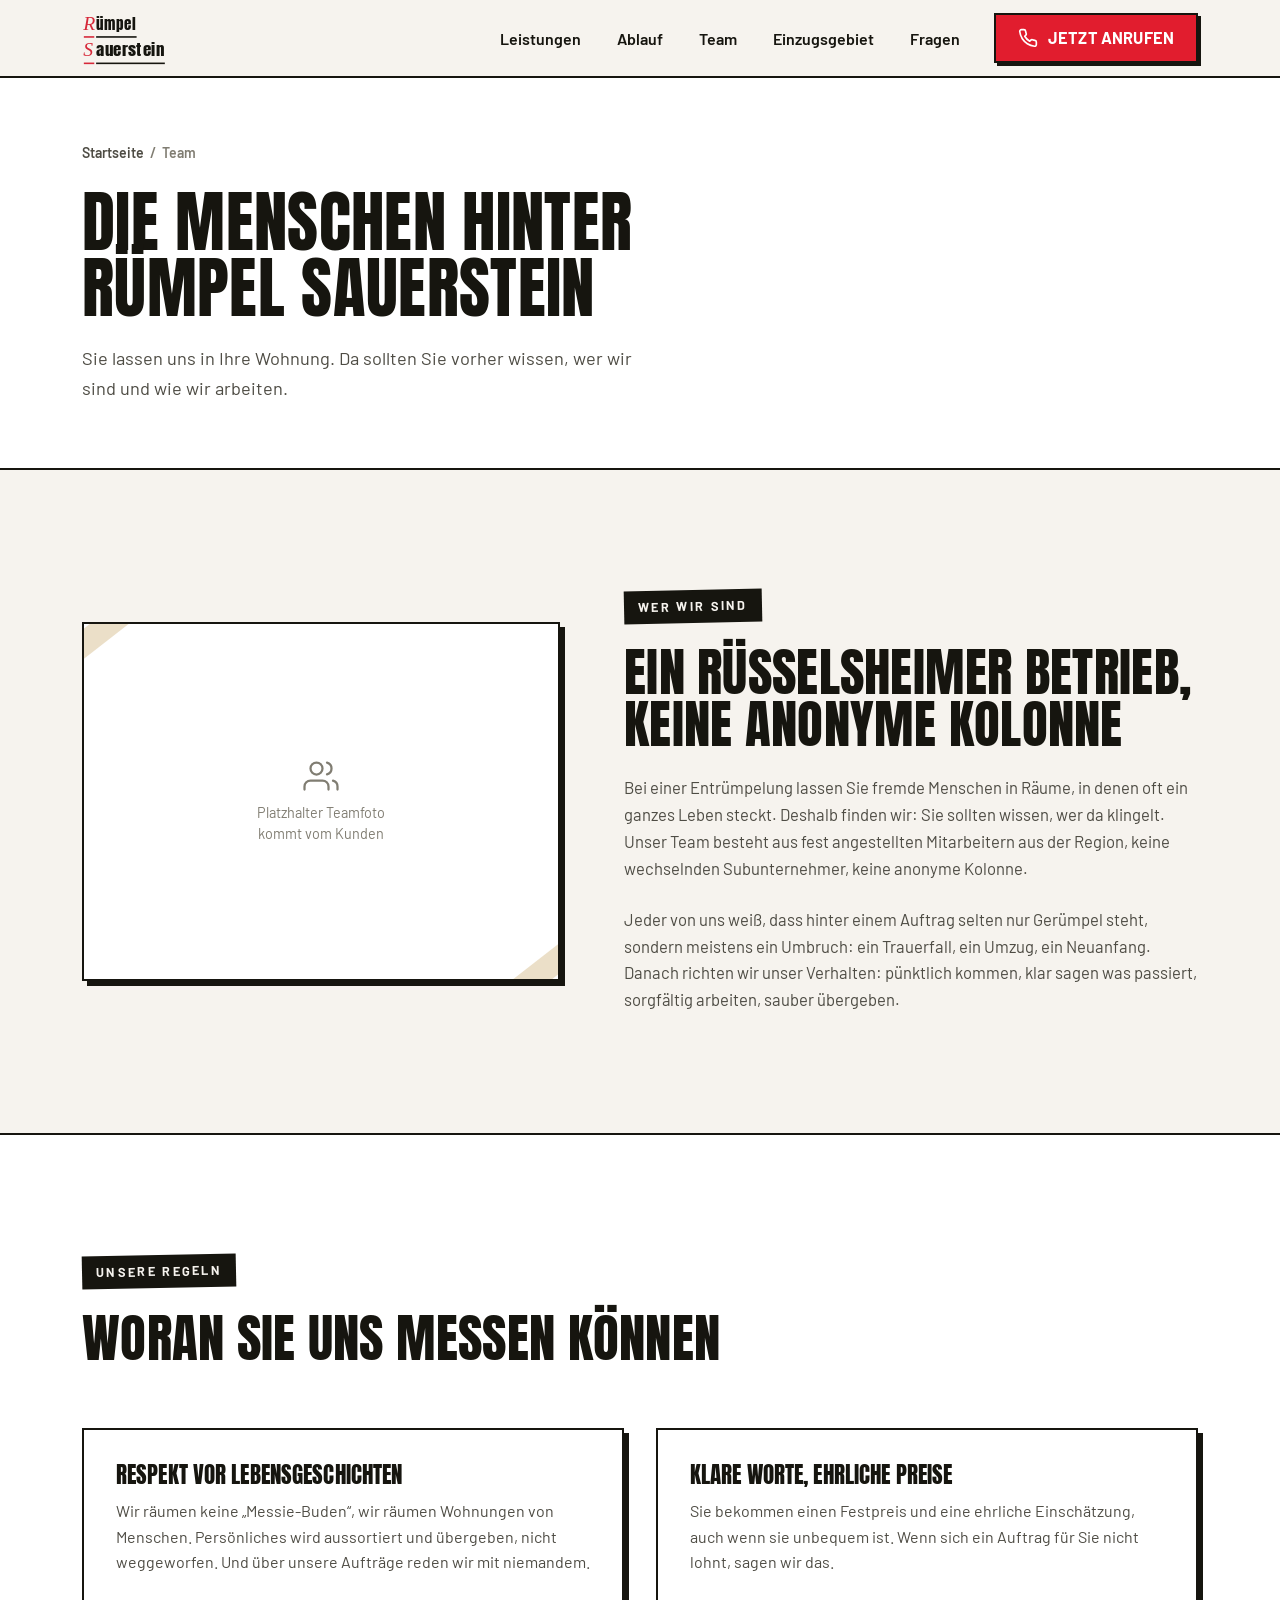
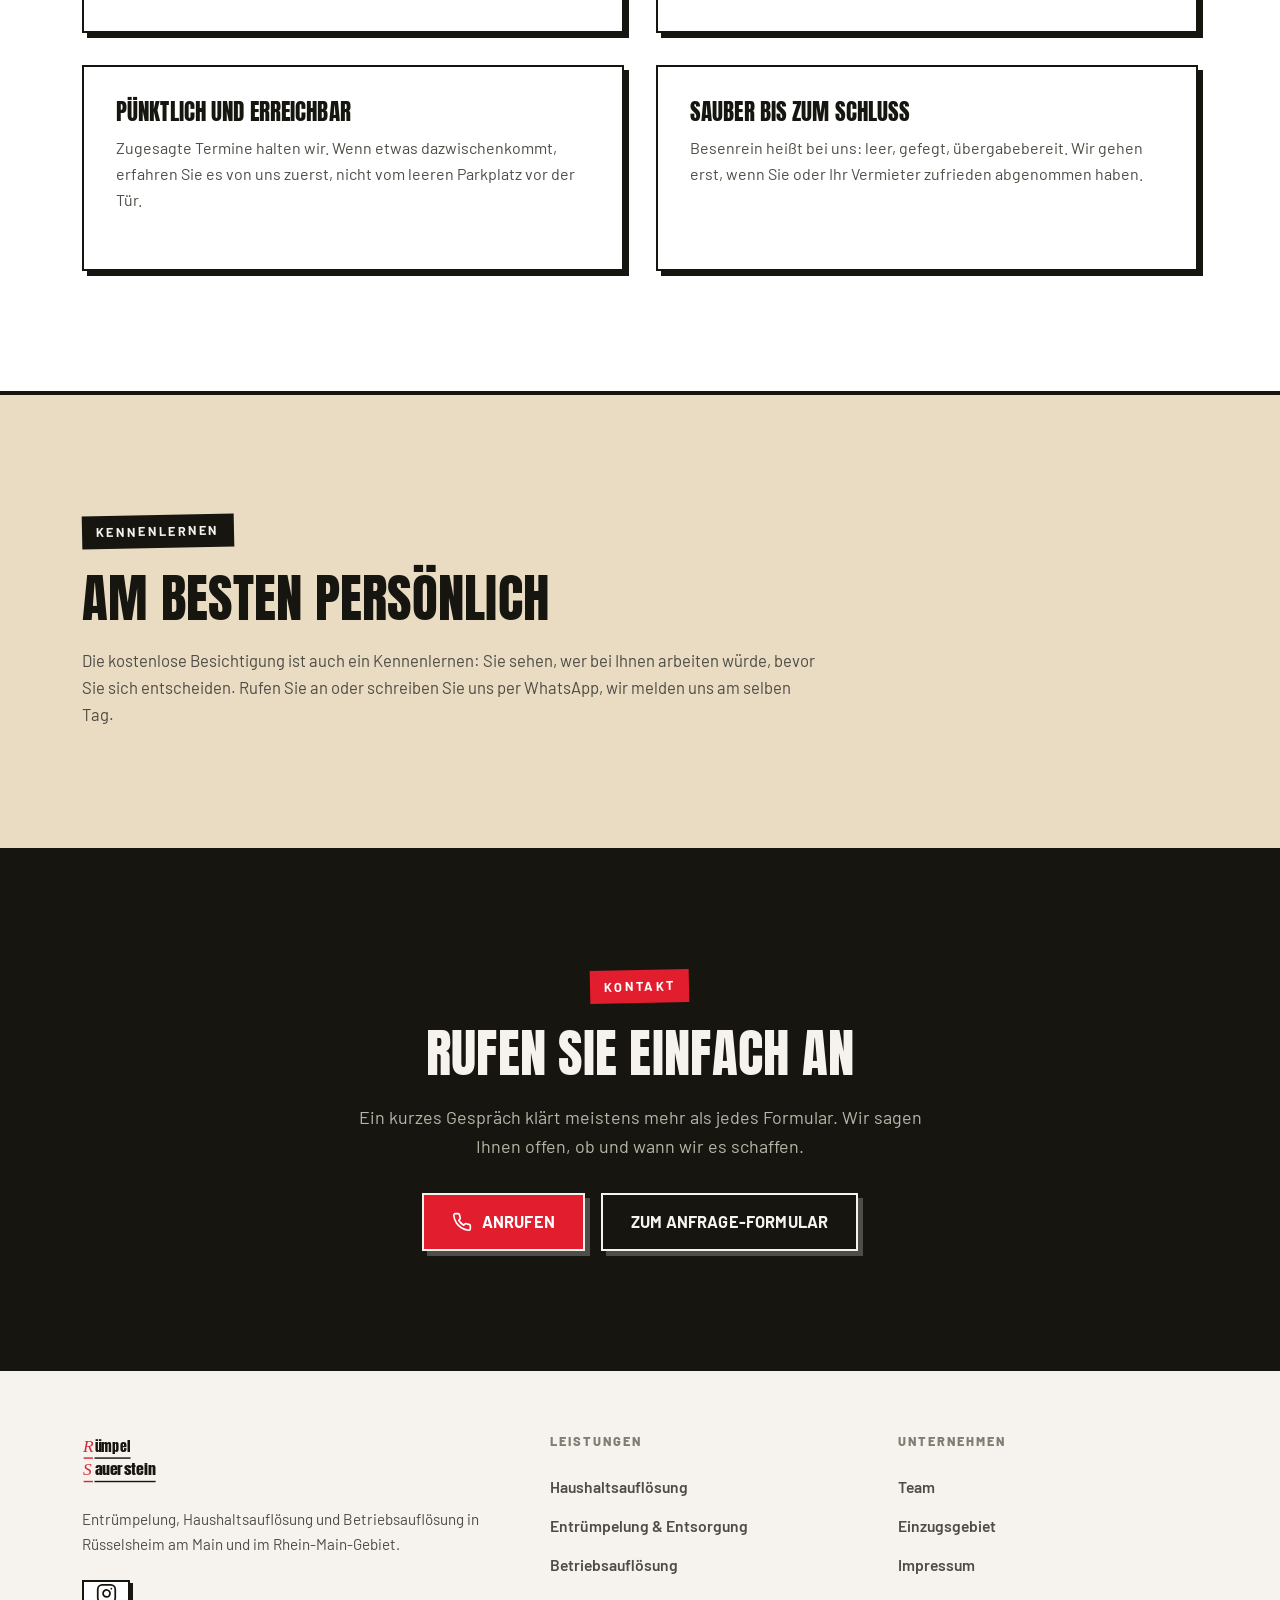
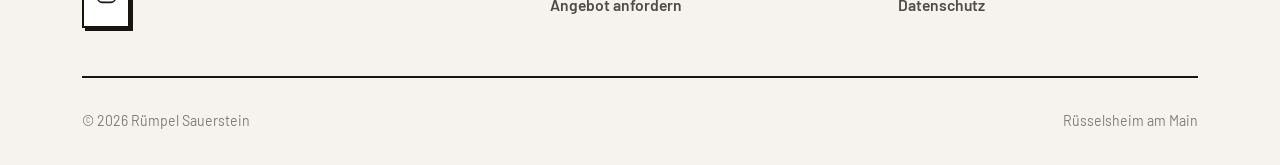
<file: team.html>
<!DOCTYPE html>
<html lang="de">
<head>
<meta charset="UTF-8">
<meta name="viewport" content="width=device-width, initial-scale=1">

<title>Unser Team | Rümpel Sauerstein Rüsselsheim</title>
<meta name="description" content="Das Team von Rümpel Sauerstein: fest angestellte Mitarbeiter aus Rüsselsheim und Umgebung. Diskret, pünktlich, respektvoll. Lernen Sie uns bei der kostenlosen Besichtigung kennen.">
<link rel="canonical" href="https://example.de/team.html"><!-- TODO: echte Domain eintragen -->

<!-- Bunny Fonts: EU-Server, DSGVO-konform, kein Cookie-Banner nötig -->
<link rel="preconnect" href="https://fonts.bunny.net" crossorigin>
<link rel="stylesheet" href="https://fonts.bunny.net/css?family=anton|barlow:400,500,600,700,800">
<link rel="stylesheet" href="style.css">
<script>document.documentElement.classList.add("js");</script>

</head>
<body>

<a class="skip-link" href="#main">Zum Inhalt springen</a>

<!-- ============ HEADER ============ -->
<header class="header" id="header">
  <div class="wrap header__inner">

    <a class="logo" href="index.html" aria-label="Rümpel Sauerstein, zur Startseite">
      <svg viewBox="0 0 138 88" role="img" aria-hidden="true" focusable="false">
        <text x="2" y="31" font-family="Georgia, 'Times New Roman', serif" font-style="italic"
              font-size="32" font-weight="400" fill="#D62839">R</text>
        <text x="23" y="31" font-family="Anton, Arial Narrow, sans-serif" font-size="24" font-weight="400"
              letter-spacing="0.5" fill="currentColor" textLength="66" lengthAdjust="spacingAndGlyphs">ümpel</text>
        <rect x="3" y="41" width="17" height="2.6" fill="#D62839"/>
        <rect x="23" y="41" width="66" height="2.6" fill="currentColor"/>

        <text x="2" y="74" font-family="Georgia, 'Times New Roman', serif" font-style="italic"
              font-size="32" font-weight="400" fill="#D62839">S</text>
        <text x="23" y="74" font-family="Anton, Arial Narrow, sans-serif" font-size="24" font-weight="400"
              letter-spacing="0.5" fill="currentColor" textLength="112" lengthAdjust="spacingAndGlyphs">auerstein</text>
        <rect x="3" y="84" width="17" height="2.6" fill="#D62839"/>
        <rect x="23" y="84" width="112" height="2.6" fill="currentColor"/>
      </svg>
    </a>

    <nav class="nav" id="main-nav" aria-label="Hauptnavigation">
      <ul class="nav__list">
        <li><a class="nav__link" href="index.html#leistungen">Leistungen</a></li>
        <li><a class="nav__link" href="index.html#ablauf">Ablauf</a></li>
        <li><a class="nav__link" href="team.html">Team</a></li>
        <li><a class="nav__link" href="index.html#gebiet">Einzugsgebiet</a></li>
        <li><a class="nav__link" href="index.html#faq">Fragen</a></li>
      </ul>
      <div class="nav__cta">
        <!-- TODO: echte Telefonnummer eintragen (tel-Link + sichtbarer Text) -->
        <a class="btn btn--primary btn--inline" href="tel:+49XXXXXXXXXX">
          <svg viewBox="0 0 24 24" fill="none" stroke="currentColor" stroke-width="2" stroke-linecap="round" stroke-linejoin="round" aria-hidden="true"><path d="M22 16.92v3a2 2 0 0 1-2.18 2 19.79 19.79 0 0 1-8.63-3.07 19.5 19.5 0 0 1-6-6 19.79 19.79 0 0 1-3.07-8.67A2 2 0 0 1 4.11 2h3a2 2 0 0 1 2 1.72c.127.96.361 1.903.7 2.81a2 2 0 0 1-.45 2.11L8.09 9.91a16 16 0 0 0 6 6l1.27-1.27a2 2 0 0 1 2.11-.45c.907.339 1.85.573 2.81.7A2 2 0 0 1 22 16.92z"/></svg>
          Jetzt anrufen
        </a>
      </div>
    </nav>

    <button class="burger" id="burger" type="button"
            aria-label="Menü öffnen" aria-expanded="false" aria-controls="main-nav">
      <span class="burger__bars" aria-hidden="true"><span></span><span></span><span></span></span>
    </button>

  </div>
</header>

<main id="main">

<section class="page-hero">
  <div class="wrap">
    <nav class="breadcrumb" aria-label="Pfad">
      <a href="index.html">Startseite</a>
      <span aria-hidden="true">/</span>
      <span>Team</span>
    </nav>
    <h1>Die Menschen hinter<br>Rümpel Sauerstein</h1>
    <p class="sec-lead">Sie lassen uns in Ihre Wohnung. Da sollten Sie vorher wissen, wer wir sind und wie wir arbeiten.</p>
  </div>
</section>

<section class="section">
  <div class="wrap">
    <div class="team-teaser__grid">
      <div class="photo-slot reveal">
        <!-- TODO: Teamfoto einsetzen. Schriftliche Einwilligung jeder abgebildeten
             Person nötig (§ 22 KUG). Dateiname klein, ohne Umlaute:
             <img src="assets/team.jpg" alt="Das Team von Rümpel Sauerstein"> -->
        <div class="photo-slot__hint">
          <svg viewBox="0 0 24 24" fill="none" stroke="currentColor" stroke-width="1.5" stroke-linecap="round" stroke-linejoin="round" aria-hidden="true"><path d="M17 21v-2a4 4 0 0 0-4-4H5a4 4 0 0 0-4 4v2"/><circle cx="9" cy="7" r="4"/><path d="M23 21v-2a4 4 0 0 0-3-3.87"/><path d="M16 3.13a4 4 0 0 1 0 7.75"/></svg>
          <span>Platzhalter Teamfoto<br>kommt vom Kunden</span>
        </div>
      </div>
      <div class="prose reveal">
        <span class="sec-num">Wer wir sind</span>
        <h2>Ein Rüsselsheimer Betrieb, keine anonyme Kolonne</h2>
        <!-- TODO: Absatz mit echten Angaben des Kunden füllen (Gründungsjahr,
             Inhaber, Teamgröße, Werdegang) -->
        <p>Bei einer Entrümpelung lassen Sie fremde Menschen in Räume, in denen oft ein ganzes Leben steckt. Deshalb finden wir: Sie sollten wissen, wer da klingelt. Unser Team besteht aus fest angestellten Mitarbeitern aus der Region, keine wechselnden Subunternehmer, keine anonyme Kolonne.</p>
        <p>Jeder von uns weiß, dass hinter einem Auftrag selten nur Gerümpel steht, sondern meistens ein Umbruch: ein Trauerfall, ein Umzug, ein Neuanfang. Danach richten wir unser Verhalten: pünktlich kommen, klar sagen was passiert, sorgfältig arbeiten, sauber übergeben.</p>
      </div>
    </div>
  </div>
</section>

<section class="section section--alt">
  <div class="wrap">
    <div class="sec-head reveal">
      <span class="sec-num">Unsere Regeln</span>
      <h2>Woran Sie uns messen können</h2>
    </div>
    <div class="services">
      <article class="card reveal">
        <h3>Respekt vor Lebensgeschichten</h3>
        <p>Wir räumen keine „Messie-Buden“, wir räumen Wohnungen von Menschen. Persönliches wird aussortiert und übergeben, nicht weggeworfen. Und über unsere Aufträge reden wir mit niemandem.</p>
      </article>
      <article class="card reveal">
        <h3>Klare Worte, ehrliche Preise</h3>
        <p>Sie bekommen einen Festpreis und eine ehrliche Einschätzung, auch wenn sie unbequem ist. Wenn sich ein Auftrag für Sie nicht lohnt, sagen wir das.</p>
      </article>
      <article class="card reveal">
        <h3>Pünktlich und erreichbar</h3>
        <p>Zugesagte Termine halten wir. Wenn etwas dazwischenkommt, erfahren Sie es von uns zuerst, nicht vom leeren Parkplatz vor der Tür.</p>
      </article>
      <article class="card reveal">
        <h3>Sauber bis zum Schluss</h3>
        <p>Besenrein heißt bei uns: leer, gefegt, übergabebereit. Wir gehen erst, wenn Sie oder Ihr Vermieter zufrieden abgenommen haben.</p>
      </article>
    </div>
  </div>
</section>

<section class="section section--kraft">
  <div class="wrap">
    <div class="prose reveal">
      <span class="sec-num">Kennenlernen</span>
      <h2>Am besten persönlich</h2>
      <p>Die kostenlose Besichtigung ist auch ein Kennenlernen: Sie sehen, wer bei Ihnen arbeiten würde, bevor Sie sich entscheiden. Rufen Sie an oder schreiben Sie uns per WhatsApp, wir melden uns am selben Tag.</p>
    </div>
  </div>
</section>

<!-- ============ KONTAKT-CTA ============ -->
<section class="section contact" id="kontakt">
  <div class="wrap contact__inner">
    <span class="sec-num" style="justify-content:center">Kontakt</span>
    <h2>Rufen Sie einfach an</h2>
    <p class="sec-lead" style="margin-inline:auto">
      Ein kurzes Gespräch klärt meistens mehr als jedes Formular.
      Wir sagen Ihnen offen, ob und wann wir es schaffen.
    </p>
    <div class="btn-row" style="margin-top:32px">
      <!-- TODO: echte Telefonnummer eintragen -->
      <a class="btn btn--primary" href="tel:+49XXXXXXXXXX">
        <svg viewBox="0 0 24 24" fill="none" stroke="currentColor" stroke-width="2" stroke-linecap="round" stroke-linejoin="round" aria-hidden="true"><path d="M22 16.92v3a2 2 0 0 1-2.18 2 19.79 19.79 0 0 1-8.63-3.07 19.5 19.5 0 0 1-6-6 19.79 19.79 0 0 1-3.07-8.67A2 2 0 0 1 4.11 2h3a2 2 0 0 1 2 1.72c.127.96.361 1.903.7 2.81a2 2 0 0 1-.45 2.11L8.09 9.91a16 16 0 0 0 6 6l1.27-1.27a2 2 0 0 1 2.11-.45c.907.339 1.85.573 2.81.7A2 2 0 0 1 22 16.92z"/></svg>
        Anrufen
      </a>
      <a class="btn btn--ghost" href="index.html#anfrage">Zum Anfrage-Formular</a>
    </div>
  </div>
</section>

</main>

<!-- ============ FOOTER ============ -->
<footer class="footer">
  <div class="wrap">

    <div class="footer__grid">

      <div class="footer__brand">
        <svg viewBox="0 0 138 88" role="img" aria-label="Rümpel Sauerstein">
          <text x="2" y="31" font-family="Georgia, 'Times New Roman', serif" font-style="italic"
                font-size="32" font-weight="400" fill="#D62839">R</text>
          <text x="23" y="31" font-family="Anton, Arial Narrow, sans-serif" font-size="24" font-weight="400"
                letter-spacing="0.5" fill="currentColor" textLength="66" lengthAdjust="spacingAndGlyphs">ümpel</text>
          <rect x="3" y="41" width="17" height="2.6" fill="#D62839"/>
          <rect x="23" y="41" width="66" height="2.6" fill="currentColor"/>
          <text x="2" y="74" font-family="Georgia, 'Times New Roman', serif" font-style="italic"
                font-size="32" font-weight="400" fill="#D62839">S</text>
          <text x="23" y="74" font-family="Anton, Arial Narrow, sans-serif" font-size="24" font-weight="400"
                letter-spacing="0.5" fill="currentColor" textLength="112" lengthAdjust="spacingAndGlyphs">auerstein</text>
          <rect x="3" y="84" width="17" height="2.6" fill="#D62839"/>
          <rect x="23" y="84" width="112" height="2.6" fill="currentColor"/>
        </svg>
        <p>
          Entrümpelung, Haushaltsauflösung und Betriebsauflösung in
          Rüsselsheim am Main und im Rhein-Main-Gebiet.
        </p>
        <div class="social-row">
          <!-- Instagram öffnet erst nach Consent-Modal (script.js) -->
          <button class="social-btn" type="button" data-instagram-consent aria-label="Instagram öffnen">
            <svg viewBox="0 0 24 24" fill="none" stroke="currentColor" stroke-width="2" stroke-linecap="round" stroke-linejoin="round" aria-hidden="true"><rect x="2" y="2" width="20" height="20" rx="5"/><path d="M16 11.37A4 4 0 1 1 12.63 8 4 4 0 0 1 16 11.37z"/><line x1="17.5" y1="6.5" x2="17.51" y2="6.5"/></svg>
          </button>
        </div>
      </div>

      <div>
        <h4>Leistungen</h4>
        <ul class="footer__links">
          <li><a href="haushaltsaufloesung.html">Haushaltsauflösung</a></li>
          <li><a href="entruempelung.html">Entrümpelung &amp; Entsorgung</a></li>
          <li><a href="betriebsaufloesung.html">Betriebsauflösung</a></li>
          <li><a href="index.html#anfrage">Angebot anfordern</a></li>
        </ul>
      </div>

      <div>
        <h4>Unternehmen</h4>
        <ul class="footer__links">
          <li><a href="team.html">Team</a></li>
          <li><a href="index.html#gebiet">Einzugsgebiet</a></li>
          <li><a href="impressum.html">Impressum</a></li>
          <li><a href="datenschutz.html">Datenschutz</a></li>
        </ul>
      </div>

    </div>

    <div class="footer__bottom">
      <!-- TODO: Firmenname und Rechtsform bestätigen -->
      <p>© 2026 Rümpel Sauerstein</p>
      <p>Rüsselsheim am Main</p>
    </div>

  </div>
</footer>

<!-- ============ STICKY CALL-BAR (mobil) ============ -->
<div class="call-bar">
  <!-- TODO: echte Telefonnummer -->
  <a class="call-bar__call" href="tel:+49XXXXXXXXXX">
    <svg viewBox="0 0 24 24" fill="none" stroke="currentColor" stroke-width="2" stroke-linecap="round" stroke-linejoin="round" aria-hidden="true"><path d="M22 16.92v3a2 2 0 0 1-2.18 2 19.79 19.79 0 0 1-8.63-3.07 19.5 19.5 0 0 1-6-6 19.79 19.79 0 0 1-3.07-8.67A2 2 0 0 1 4.11 2h3a2 2 0 0 1 2 1.72c.127.96.361 1.903.7 2.81a2 2 0 0 1-.45 2.11L8.09 9.91a16 16 0 0 0 6 6l1.27-1.27a2 2 0 0 1 2.11-.45c.907.339 1.85.573 2.81.7A2 2 0 0 1 22 16.92z"/></svg>
    Anrufen
  </a>
  <!-- TODO: echte WhatsApp-Nummer -->
  <a class="call-bar__wa" href="https://wa.me/49XXXXXXXXXX" target="_blank" rel="noopener">
    <svg viewBox="0 0 24 24" fill="currentColor" aria-hidden="true"><path d="M17.472 14.382c-.297-.149-1.758-.867-2.03-.967-.273-.099-.471-.148-.67.15-.197.297-.767.966-.94 1.164-.173.199-.347.223-.644.075-.297-.15-1.255-.463-2.39-1.475-.883-.788-1.48-1.761-1.653-2.059-.173-.297-.018-.458.13-.606.134-.133.298-.347.446-.52.149-.174.198-.298.298-.497.099-.198.05-.371-.025-.52-.075-.149-.669-1.612-.916-2.207-.242-.579-.487-.5-.669-.51a12.8 12.8 0 0 0-.57-.01c-.198 0-.52.074-.792.372-.272.297-1.04 1.016-1.04 2.479 0 1.462 1.065 2.875 1.213 3.074.149.198 2.096 3.2 5.077 4.487.709.306 1.262.489 1.694.625.712.227 1.36.195 1.871.118.571-.085 1.758-.719 2.006-1.413.248-.694.248-1.289.173-1.413-.074-.124-.272-.198-.57-.347m-5.421 7.403h-.004a9.87 9.87 0 0 1-5.031-1.378l-.361-.214-3.741.982.998-3.648-.235-.374a9.86 9.86 0 0 1-1.51-5.26c.001-5.45 4.436-9.884 9.888-9.884a9.82 9.82 0 0 1 6.988 2.896 9.82 9.82 0 0 1 2.893 6.994c-.003 5.45-4.437 9.884-9.885 9.884m8.413-18.297A11.8 11.8 0 0 0 12.05 0C5.495 0 .16 5.335.157 11.892c0 2.096.547 4.142 1.588 5.945L.057 24l6.305-1.654a11.9 11.9 0 0 0 5.683 1.448h.005c6.554 0 11.89-5.335 11.893-11.893a11.82 11.82 0 0 0-3.48-8.413Z"/></svg>
    WhatsApp
  </a>
</div>

<!-- ============ INSTAGRAM-CONSENT-MODAL ============ -->
<div class="modal" id="ig-modal" role="dialog" aria-modal="true" aria-labelledby="ig-modal-title">
  <div class="modal__box">
    <h3 id="ig-modal-title">Weiter zu Instagram?</h3>
    <p>
      Sie verlassen diese Website. Instagram gehört zu Meta, einem Anbieter mit Sitz
      in den USA. Beim Öffnen werden Daten an Meta übertragen, auf die wir keinen
      Einfluss haben.
    </p>
    <div class="modal__actions">
      <!-- TODO: echte Instagram-URL eintragen -->
      <a class="btn btn--primary" id="ig-go" href="https://instagram.com/" target="_blank" rel="noopener">Ja, weiter</a>
      <button class="btn btn--ghost" type="button" id="ig-cancel">Abbrechen</button>
    </div>
  </div>
</div>

<script src="script.js"></script>
</body>
</html>
</file>
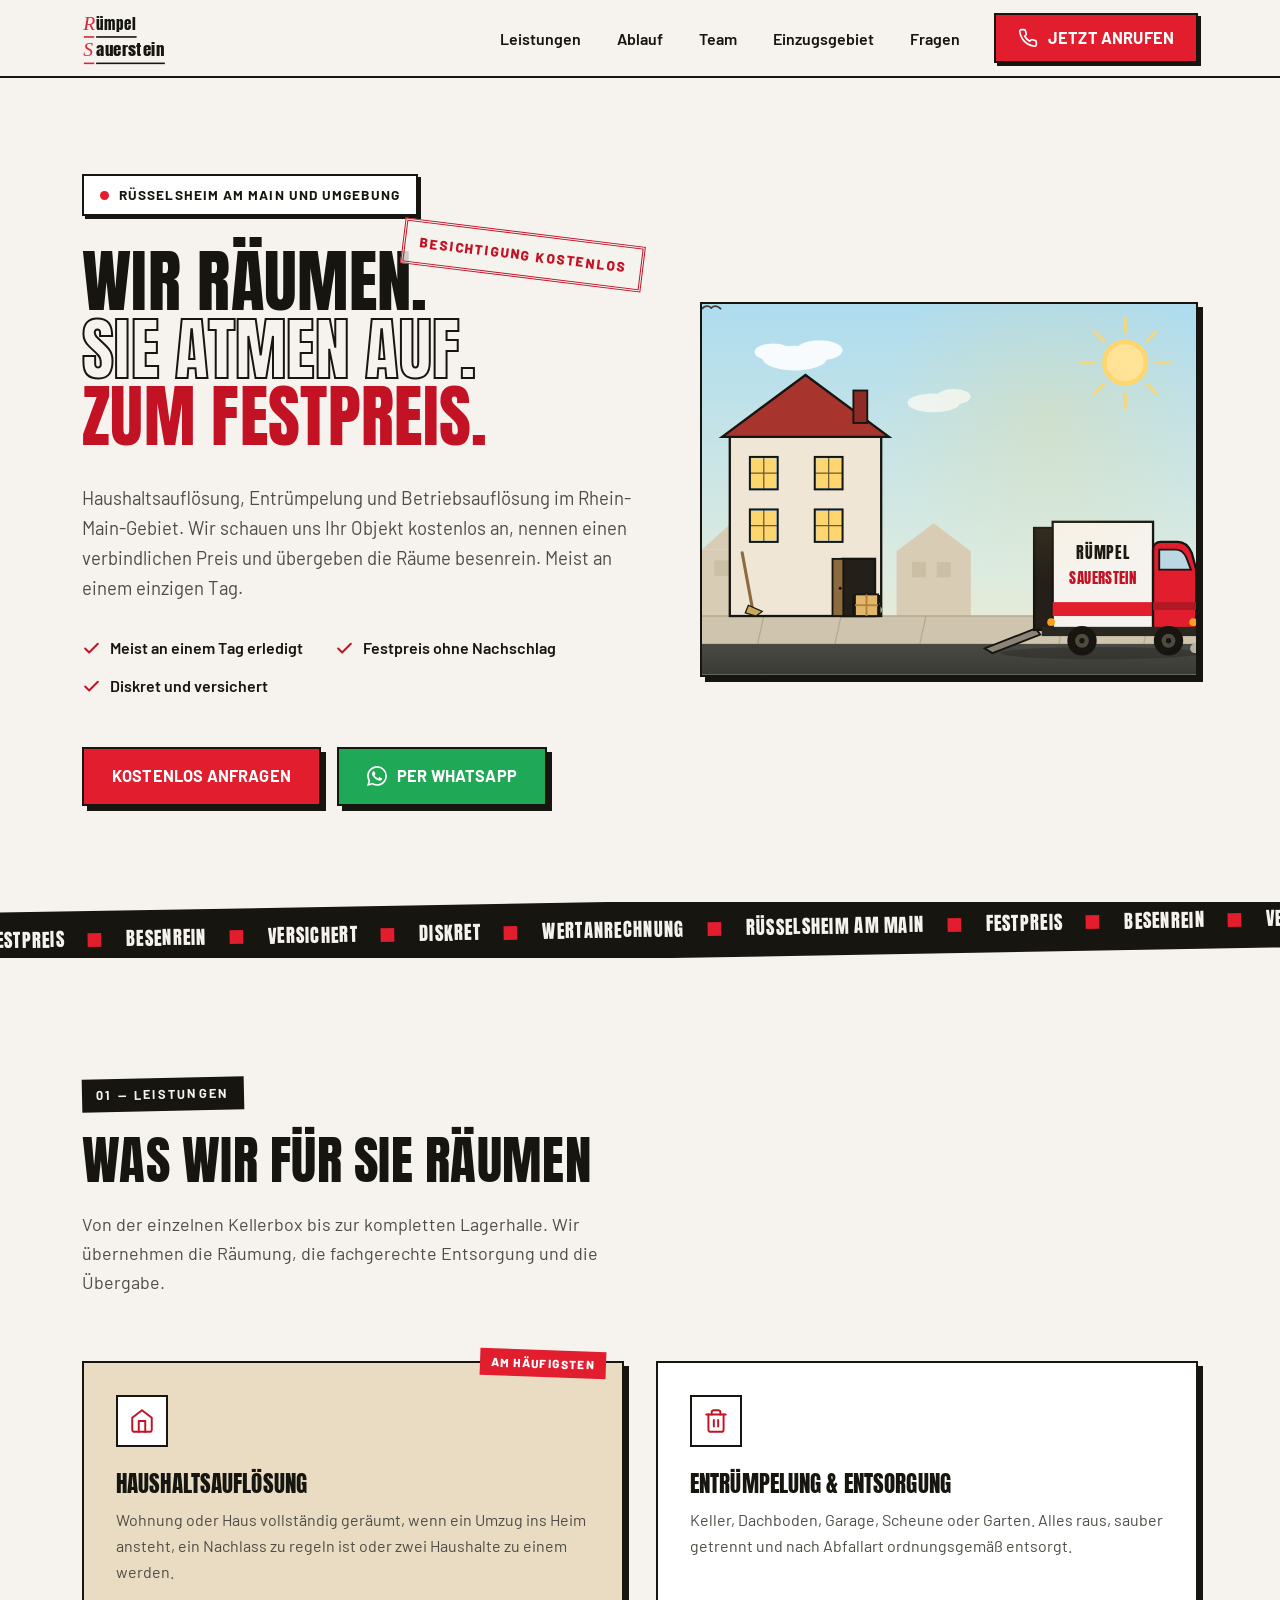
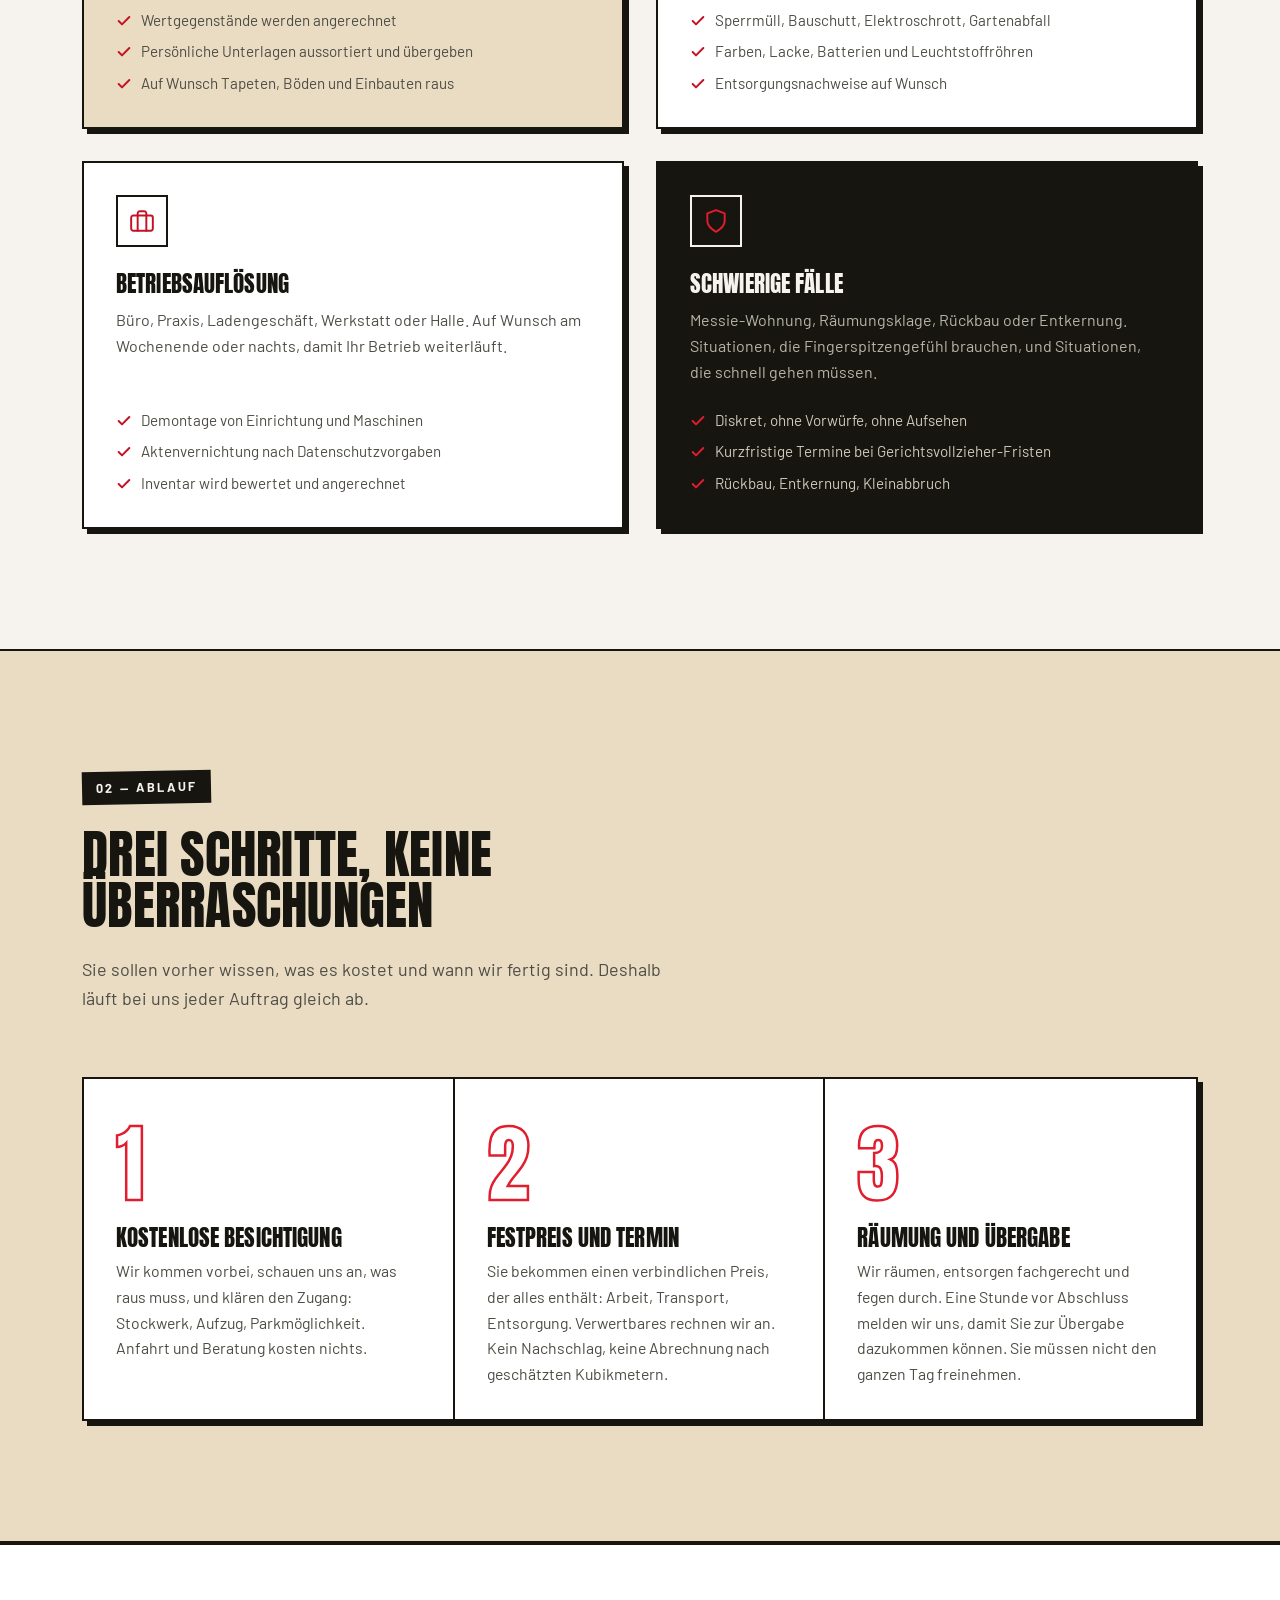
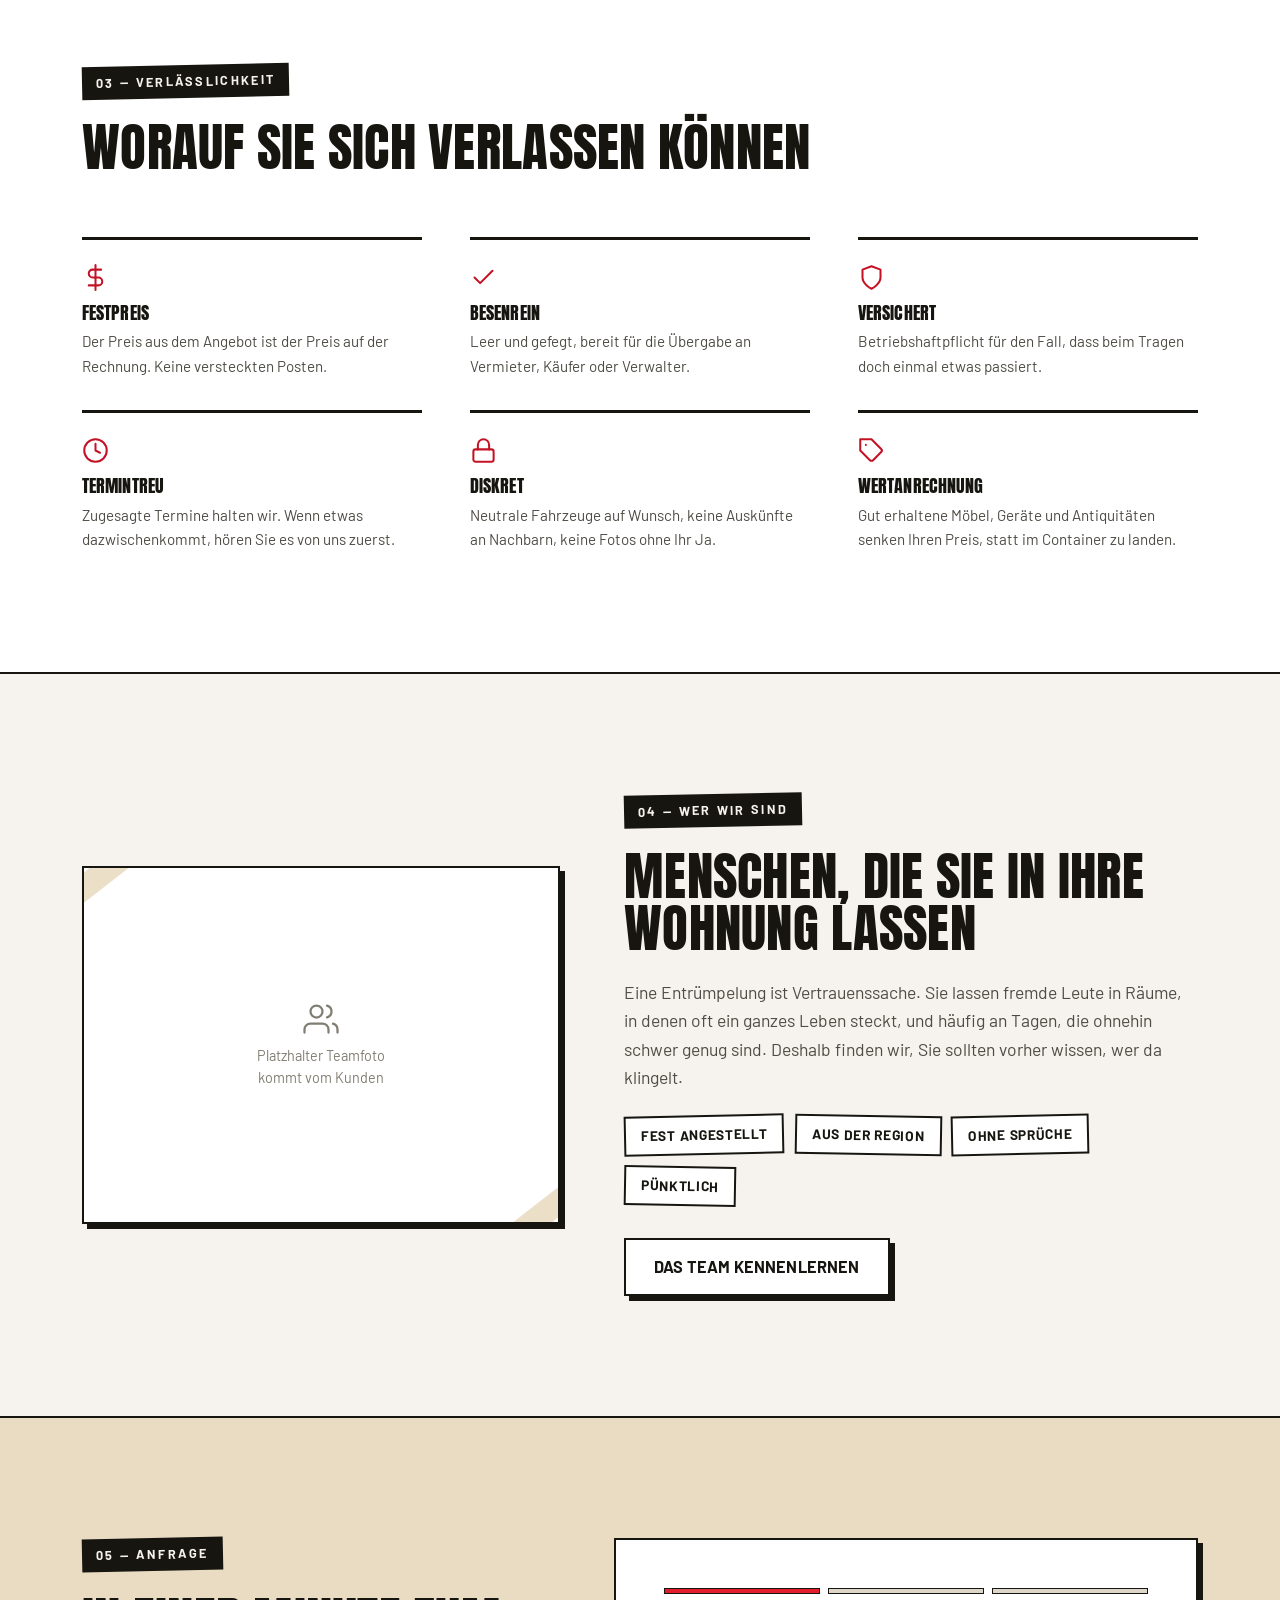
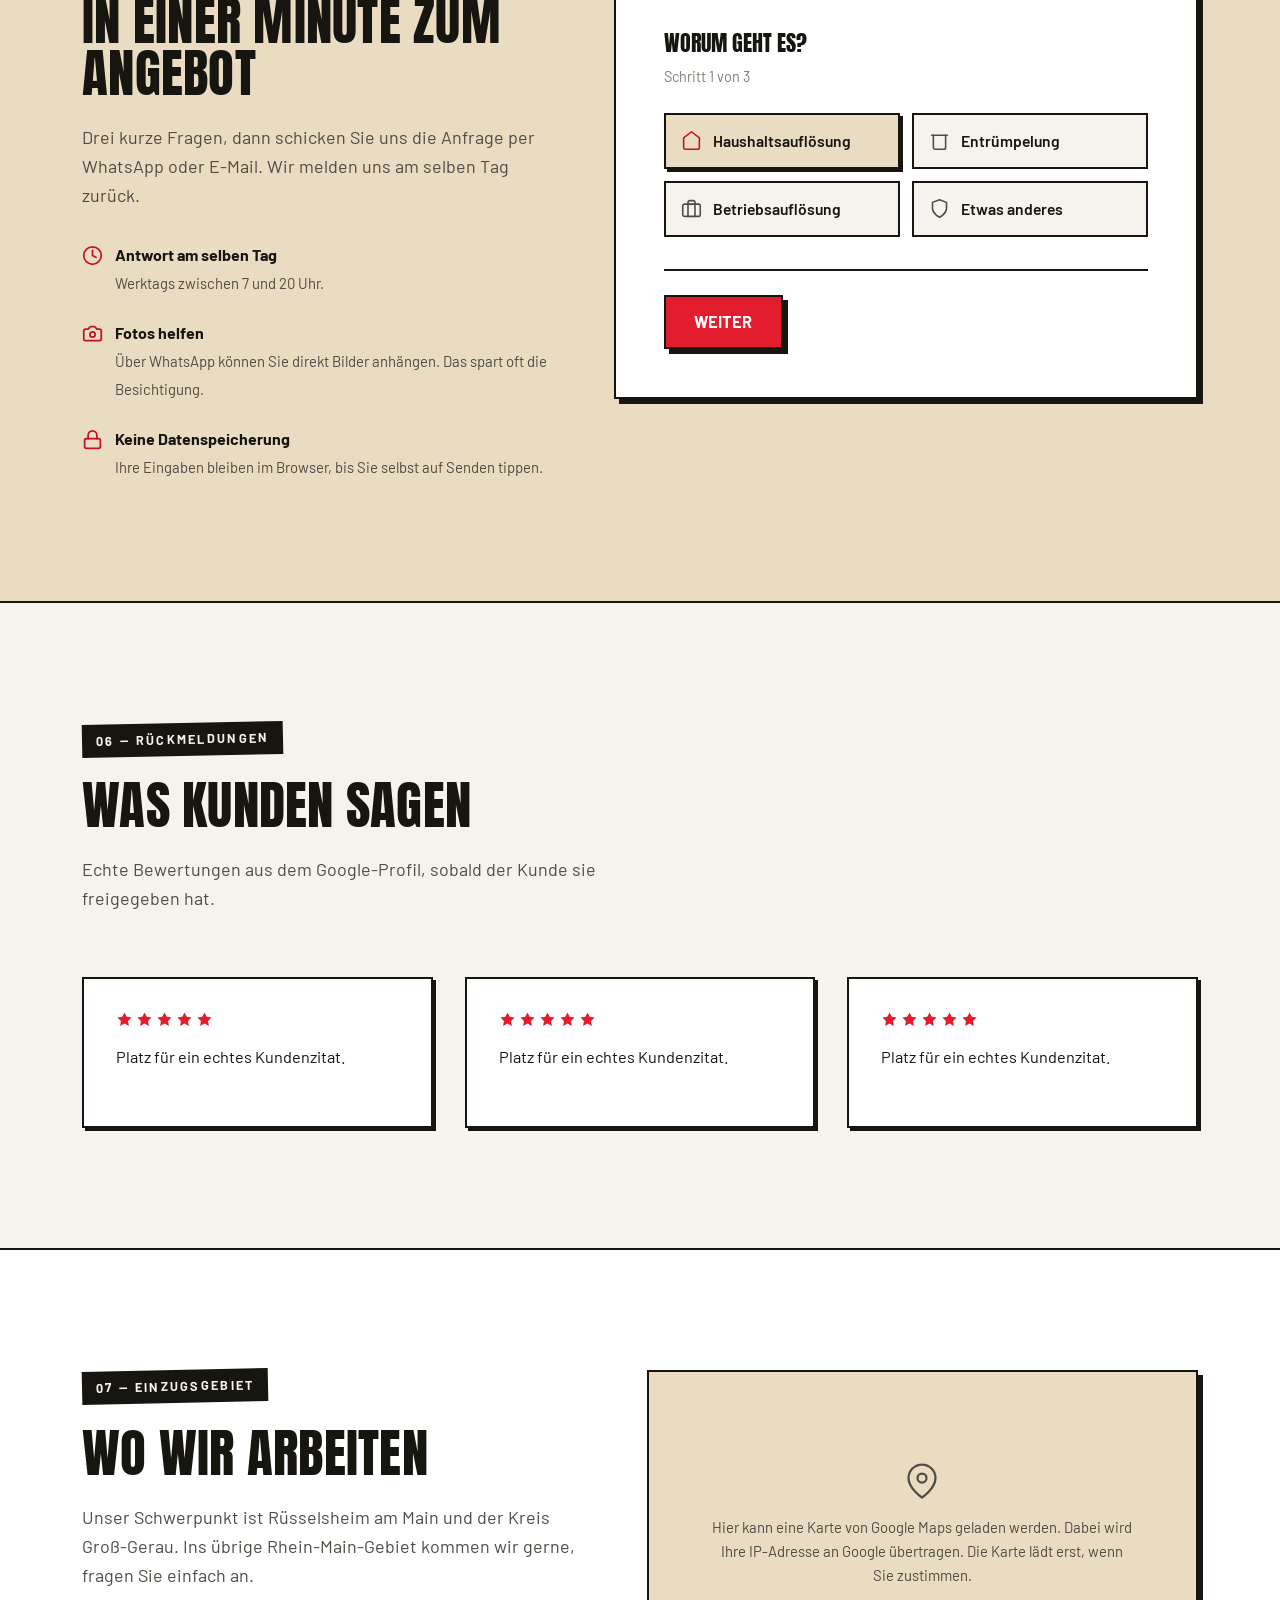
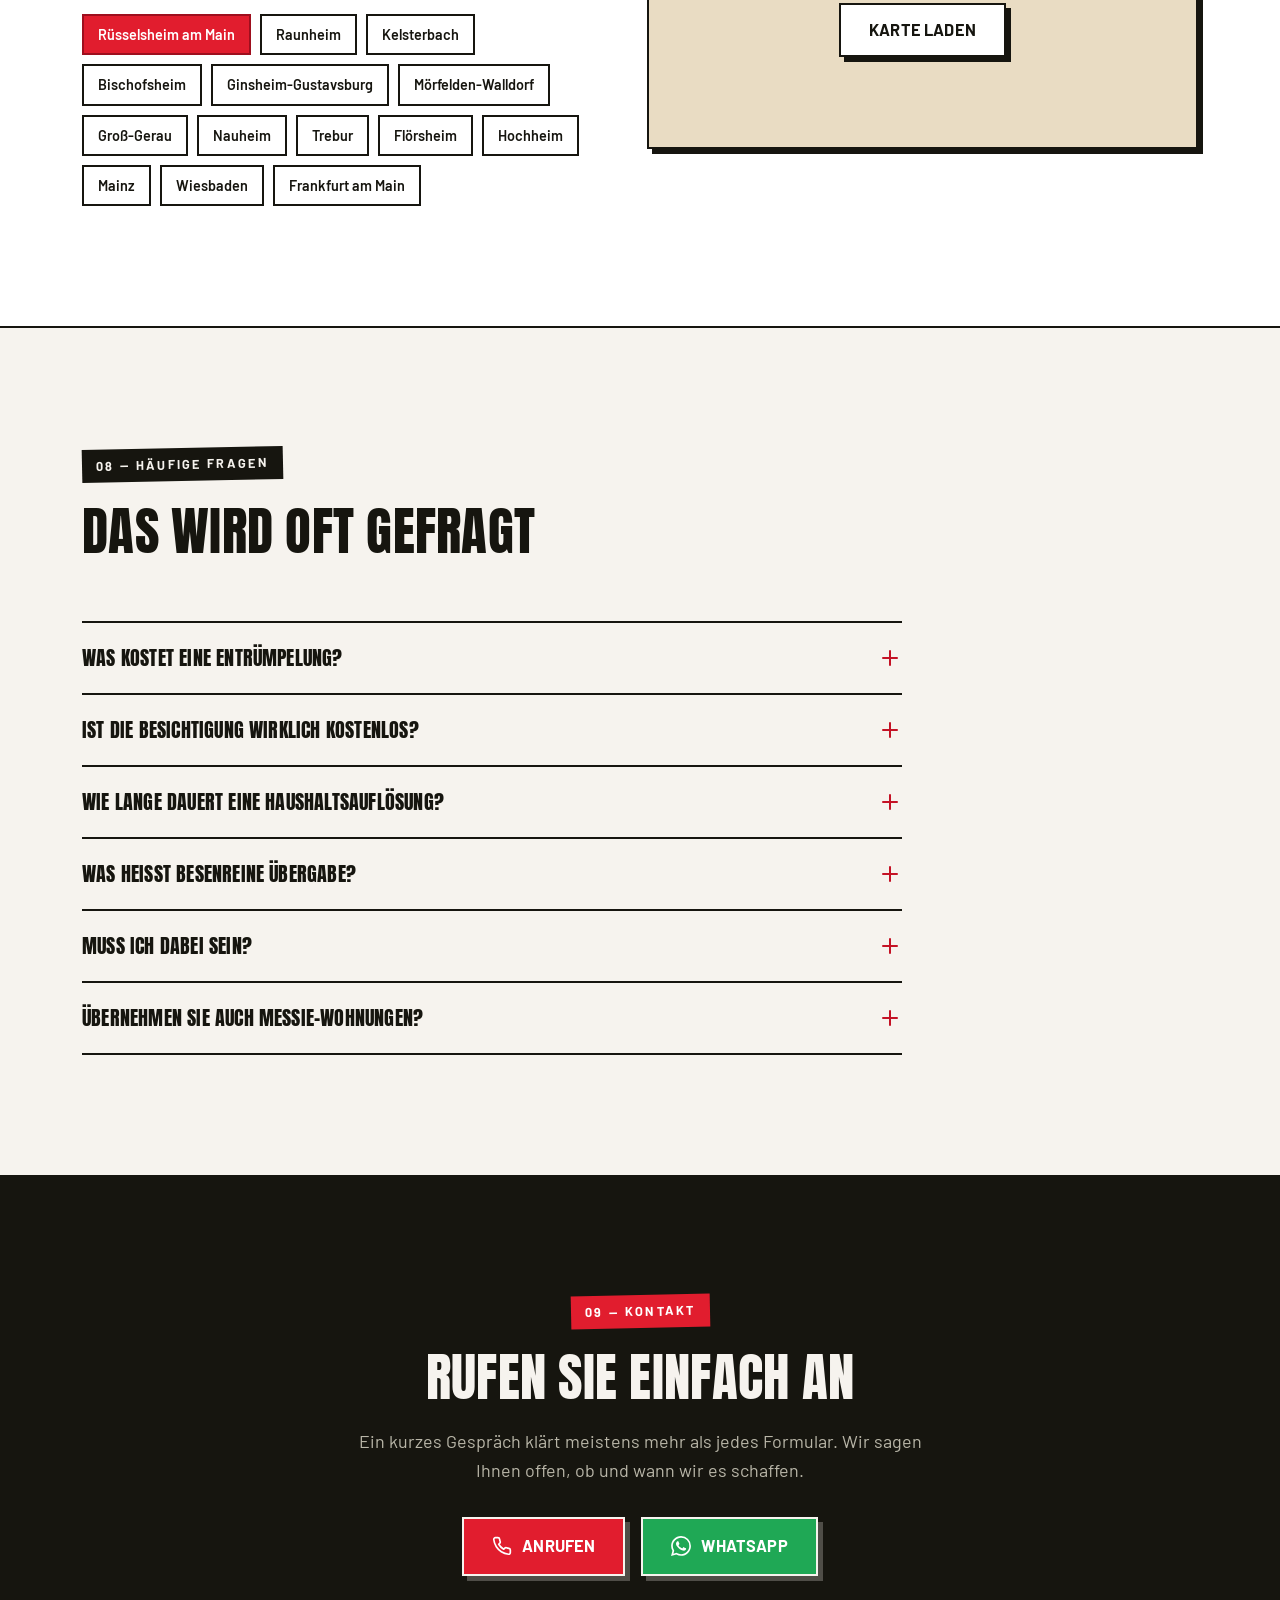
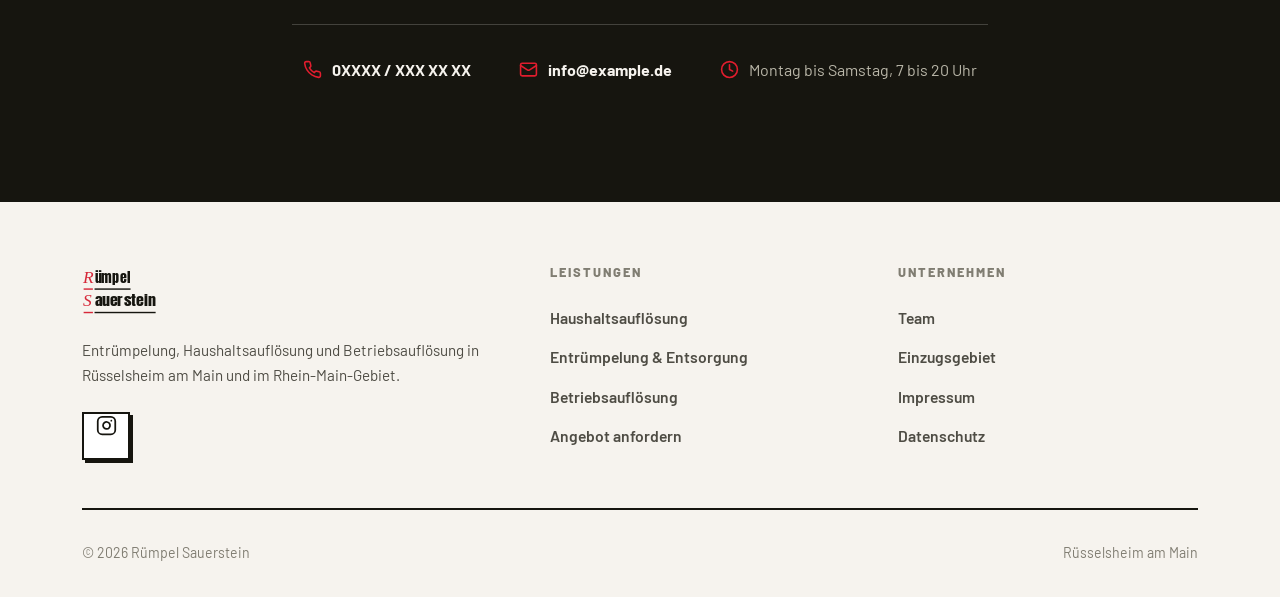
<file: variante-2.html>
<!DOCTYPE html>
<html lang="de">
<head>
<meta charset="UTF-8">
<meta name="viewport" content="width=device-width, initial-scale=1">

<title>Variante 2 „Einsatz“ – Rümpel Sauerstein</title>
<meta name="description" content="Entrümpelung und Haushaltsauflösung in Rüsselsheim am Main. Kostenlose Besichtigung, verbindlicher Festpreis, besenreine Übergabe. Meist an einem Tag erledigt.">
<meta name="robots" content="noindex">

<meta property="og:type" content="website">
<meta property="og:title" content="Entrümpelung Rüsselsheim | Rümpel Sauerstein">
<meta property="og:description" content="Haushaltsauflösung und Entrümpelung zum Festpreis. Kostenlose Besichtigung, besenreine Übergabe.">
<meta property="og:locale" content="de_DE">

<!-- Bunny Fonts: EU-Server, DSGVO-konform, kein Cookie-Banner nötig -->
<link rel="preconnect" href="https://fonts.bunny.net" crossorigin>
<link rel="stylesheet" href="https://fonts.bunny.net/css?family=anton|barlow:400,500,600,700,800">
<link rel="stylesheet" href="style.css">
<script>document.documentElement.classList.add("js");</script>
<link rel="stylesheet" href="variante-2.css">

<!-- TODO: apple-touch-icon ergänzen, sonst nimmt iOS einen Screenshot als Symbol -->

<script type="application/ld+json">
{
  "@context": "https://schema.org",
  "@type": "LocalBusiness",
  "name": "Rümpel Sauerstein",
  "description": "Entrümpelung, Haushaltsauflösung und Betriebsauflösung in Rüsselsheim am Main und Umgebung.",
  "address": {
    "@type": "PostalAddress",
    "streetAddress": "TODO Straße und Hausnummer",
    "postalCode": "65428",
    "addressLocality": "Rüsselsheim am Main",
    "addressRegion": "Hessen",
    "addressCountry": "DE"
  },
  "telephone": "TODO",
  "areaServed": [
    { "@type": "City", "name": "Rüsselsheim am Main" },
    { "@type": "City", "name": "Raunheim" },
    { "@type": "City", "name": "Kelsterbach" },
    { "@type": "City", "name": "Mörfelden-Walldorf" },
    { "@type": "City", "name": "Groß-Gerau" },
    { "@type": "City", "name": "Mainz" },
    { "@type": "City", "name": "Wiesbaden" },
    { "@type": "City", "name": "Frankfurt am Main" }
  ],
  "priceRange": "$$",
  "makesOffer": [
    { "@type": "Offer", "itemOffered": { "@type": "Service", "name": "Haushaltsauflösung" } },
    { "@type": "Offer", "itemOffered": { "@type": "Service", "name": "Entrümpelung und Entsorgung" } },
    { "@type": "Offer", "itemOffered": { "@type": "Service", "name": "Betriebsauflösung" } }
  ]
}
</script>

<script type="application/ld+json">
{
  "@context": "https://schema.org",
  "@type": "FAQPage",
  "mainEntity": [
    {
      "@type": "Question",
      "name": "Was kostet eine Entrümpelung?",
      "acceptedAnswer": { "@type": "Answer", "text": "Der Preis hängt von Menge, Zugang und Stockwerk ab. Deshalb schauen wir uns das Objekt vorher kostenlos an und nennen danach einen verbindlichen Festpreis. Verwertbare Gegenstände rechnen wir an und senken damit den Preis." }
    },
    {
      "@type": "Question",
      "name": "Ist die Besichtigung wirklich kostenlos?",
      "acceptedAnswer": { "@type": "Answer", "text": "Ja. Anfahrt, Besichtigung und Angebot sind kostenlos und unverbindlich. Erst wenn Sie zusagen, entstehen Kosten." }
    },
    {
      "@type": "Question",
      "name": "Wie lange dauert eine Haushaltsauflösung?",
      "acceptedAnswer": { "@type": "Answer", "text": "Eine durchschnittliche Wohnung schaffen wir meist an einem Tag. Bei großen Häusern oder schwierigem Zugang planen wir zwei Tage ein. Den Zeitrahmen nennen wir verbindlich mit dem Angebot." }
    },
    {
      "@type": "Question",
      "name": "Was bedeutet besenreine Übergabe?",
      "acceptedAnswer": { "@type": "Answer", "text": "Nach der Räumung sind alle Räume leer und gefegt, sodass Sie die Wohnung an Vermieter oder Käufer übergeben können. Auf Wunsch entfernen wir zusätzlich Tapeten, Bodenbeläge oder Einbauten." }
    },
    {
      "@type": "Question",
      "name": "Muss ich während der Räumung anwesend sein?",
      "acceptedAnswer": { "@type": "Answer", "text": "Nein. Nach der Besichtigung genügt die Schlüsselübergabe. Wir melden uns rechtzeitig vor Abschluss, damit Sie zur Übergabe dazukommen können." }
    },
    {
      "@type": "Question",
      "name": "Übernehmen Sie auch Messie-Wohnungen?",
      "acceptedAnswer": { "@type": "Answer", "text": "Ja. Wir arbeiten diskret und ohne Vorwürfe. Solche Aufträge gehören zu unserem Alltag, unsere Leute sind darauf vorbereitet und entsprechend ausgerüstet." }
    }
  ]
}
</script>
</head>
<body>

<a class="skip-link" href="#main">Zum Inhalt springen</a>

<!-- ============ HEADER ============ -->
<header class="header" id="header">
  <div class="wrap header__inner">

    <a class="logo" href="#hero" aria-label="Rümpel Sauerstein, zur Startseite">
      <svg viewBox="0 0 138 88" role="img" aria-hidden="true" focusable="false">
        <text x="2" y="31" font-family="Georgia, 'Times New Roman', serif" font-style="italic"
              font-size="32" font-weight="400" fill="#D62839">R</text>
        <text x="23" y="31" font-family="Anton, Arial Narrow, sans-serif" font-size="24" font-weight="400"
              letter-spacing="0.5" fill="currentColor" textLength="66" lengthAdjust="spacingAndGlyphs">ümpel</text>
        <rect x="3" y="41" width="17" height="2.6" fill="#D62839"/>
        <rect x="23" y="41" width="66" height="2.6" fill="currentColor"/>

        <text x="2" y="74" font-family="Georgia, 'Times New Roman', serif" font-style="italic"
              font-size="32" font-weight="400" fill="#D62839">S</text>
        <text x="23" y="74" font-family="Anton, Arial Narrow, sans-serif" font-size="24" font-weight="400"
              letter-spacing="0.5" fill="currentColor" textLength="112" lengthAdjust="spacingAndGlyphs">auerstein</text>
        <rect x="3" y="84" width="17" height="2.6" fill="#D62839"/>
        <rect x="23" y="84" width="112" height="2.6" fill="currentColor"/>
      </svg>
    </a>

    <nav class="nav" id="main-nav" aria-label="Hauptnavigation">
      <ul class="nav__list">
        <li><a class="nav__link" href="#leistungen">Leistungen</a></li>
        <li><a class="nav__link" href="#ablauf">Ablauf</a></li>
        <li><a class="nav__link" href="#team">Team</a></li>
        <li><a class="nav__link" href="#gebiet">Einzugsgebiet</a></li>
        <li><a class="nav__link" href="#faq">Fragen</a></li>
      </ul>
      <div class="nav__cta">
        <!-- TODO: echte Telefonnummer eintragen (tel-Link + sichtbarer Text) -->
        <a class="btn btn--primary btn--inline" href="tel:+49XXXXXXXXXX">
          <svg viewBox="0 0 24 24" fill="none" stroke="currentColor" stroke-width="2" stroke-linecap="round" stroke-linejoin="round" aria-hidden="true"><path d="M22 16.92v3a2 2 0 0 1-2.18 2 19.79 19.79 0 0 1-8.63-3.07 19.5 19.5 0 0 1-6-6 19.79 19.79 0 0 1-3.07-8.67A2 2 0 0 1 4.11 2h3a2 2 0 0 1 2 1.72c.127.96.361 1.903.7 2.81a2 2 0 0 1-.45 2.11L8.09 9.91a16 16 0 0 0 6 6l1.27-1.27a2 2 0 0 1 2.11-.45c.907.339 1.85.573 2.81.7A2 2 0 0 1 22 16.92z"/></svg>
          Jetzt anrufen
        </a>
      </div>
    </nav>

    <button class="burger" id="burger" type="button"
            aria-label="Menü öffnen" aria-expanded="false" aria-controls="main-nav">
      <span class="burger__bars" aria-hidden="true"><span></span><span></span><span></span></span>
    </button>

  </div>
</header>

<main id="main">

<!-- ============ 1 · HERO (Variante 2: Einsatzszene) ============ -->
<section class="hero hero--v2" id="hero">
  <div class="wrap hero__inner">
    <div class="hero__grid">

      <div>
        <span class="hero__eyebrow"><span class="dot" aria-hidden="true"></span>
          R&#252;sselsheim am Main und Umgebung
        </span>

        <div class="hero__title">
          <span class="stamp" aria-hidden="true">Besichtigung kostenlos</span>
          <h1>Wir r&#228;umen.<br><span class="outline">Sie atmen auf.</span><br><span class="accent">Zum Festpreis.</span></h1>
        </div>

        <p class="hero__lead">
          Haushaltsaufl&#246;sung, Entr&#252;mpelung und Betriebsaufl&#246;sung im Rhein-Main-Gebiet.
          Wir schauen uns Ihr Objekt kostenlos an, nennen einen verbindlichen Preis
          und &#252;bergeben die R&#228;ume besenrein. Meist an einem einzigen Tag.
        </p>

        <ul class="hero__points">
          <li>
            <svg viewBox="0 0 24 24" fill="none" stroke="currentColor" stroke-width="2.5" stroke-linecap="round" stroke-linejoin="round" aria-hidden="true"><polyline points="20 6 9 17 4 12"/></svg>
            Meist an einem Tag erledigt
          </li>
          <li>
            <svg viewBox="0 0 24 24" fill="none" stroke="currentColor" stroke-width="2.5" stroke-linecap="round" stroke-linejoin="round" aria-hidden="true"><polyline points="20 6 9 17 4 12"/></svg>
            Festpreis ohne Nachschlag
          </li>
          <li>
            <svg viewBox="0 0 24 24" fill="none" stroke="currentColor" stroke-width="2.5" stroke-linecap="round" stroke-linejoin="round" aria-hidden="true"><polyline points="20 6 9 17 4 12"/></svg>
            Diskret und versichert
          </li>
        </ul>

        <div class="btn-row">
          <a class="btn btn--primary" href="#anfrage">Kostenlos anfragen</a>
          <!-- TODO: echte WhatsApp-Nummer eintragen (Format wa.me/49XXXXXXXXXX) -->
          <a class="btn btn--wa" href="https://wa.me/49XXXXXXXXXX" target="_blank" rel="noopener">
            <svg viewBox="0 0 24 24" fill="currentColor" aria-hidden="true"><path d="M17.472 14.382c-.297-.149-1.758-.867-2.03-.967-.273-.099-.471-.148-.67.15-.197.297-.767.966-.94 1.164-.173.199-.347.223-.644.075-.297-.15-1.255-.463-2.39-1.475-.883-.788-1.48-1.761-1.653-2.059-.173-.297-.018-.458.13-.606.134-.133.298-.347.446-.52.149-.174.198-.298.298-.497.099-.198.05-.371-.025-.52-.075-.149-.669-1.612-.916-2.207-.242-.579-.487-.5-.669-.51a12.8 12.8 0 0 0-.57-.01c-.198 0-.52.074-.792.372-.272.297-1.04 1.016-1.04 2.479 0 1.462 1.065 2.875 1.213 3.074.149.198 2.096 3.2 5.077 4.487.709.306 1.262.489 1.694.625.712.227 1.36.195 1.871.118.571-.085 1.758-.719 2.006-1.413.248-.694.248-1.289.173-1.413-.074-.124-.272-.198-.57-.347m-5.421 7.403h-.004a9.87 9.87 0 0 1-5.031-1.378l-.361-.214-3.741.982.998-3.648-.235-.374a9.86 9.86 0 0 1-1.51-5.26c.001-5.45 4.436-9.884 9.888-9.884a9.82 9.82 0 0 1 6.988 2.896 9.82 9.82 0 0 1 2.893 6.994c-.003 5.45-4.437 9.884-9.885 9.884m8.413-18.297A11.8 11.8 0 0 0 12.05 0C5.495 0 .16 5.335.157 11.892c0 2.096.547 4.142 1.588 5.945L.057 24l6.305-1.654a11.9 11.9 0 0 0 5.683 1.448h.005c6.554 0 11.89-5.335 11.893-11.893a11.82 11.82 0 0 0-3.48-8.413Z"/></svg>
            Per WhatsApp
          </a>
        </div>
      </div>

      <!-- Animierte Einsatzszene: Beladung vor dem Haus (rein dekorativ, keine externen Requests) -->
      <div class="hero-scene" aria-hidden="true">
        <svg class="hero-scene__svg" viewBox="0 0 640 480" focusable="false" role="presentation">
          <defs>
            <linearGradient id="e2-sky" x1="0" y1="0" x2="0" y2="1">
              <stop offset="0" stop-color="#AEDCEF"/>
              <stop offset="0.72" stop-color="#DCEBDF"/>
              <stop offset="1" stop-color="#F2E9CF"/>
            </linearGradient>
            <linearGradient id="e2-road" x1="0" y1="0" x2="0" y2="1">
              <stop offset="0" stop-color="#4A4A44"/>
              <stop offset="1" stop-color="#3A3A35"/>
            </linearGradient>
          </defs>

          <!-- Himmel -->
          <rect width="640" height="480" fill="url(#e2-sky)"/>

          <!-- Sonne mit rotierenden Strahlen -->
          <g class="e2-sunrays" stroke="#FFD66E" stroke-width="4" stroke-linecap="round" opacity="0.85">
            <line x1="548" y1="18" x2="548" y2="36"/>
            <line x1="548" y1="116" x2="548" y2="134"/>
            <line x1="490" y1="76" x2="508" y2="76"/>
            <line x1="588" y1="76" x2="606" y2="76"/>
            <line x1="508" y1="36" x2="520" y2="48"/>
            <line x1="576" y1="104" x2="588" y2="116"/>
            <line x1="588" y1="36" x2="576" y2="48"/>
            <line x1="520" y1="104" x2="508" y2="116"/>
          </g>
          <circle cx="548" cy="76" r="30" fill="#FFD66E"/>
          <circle cx="548" cy="76" r="24" fill="#FFE49A"/>

          <!-- Wolken -->
          <g class="e2-cloud--1" fill="#FFFFFF" opacity="0.9">
            <ellipse cx="120" cy="70" rx="42" ry="16"/>
            <ellipse cx="152" cy="60" rx="30" ry="13"/>
            <ellipse cx="92" cy="62" rx="24" ry="11"/>
          </g>
          <g class="e2-cloud--2" fill="#FFFFFF" opacity="0.72">
            <ellipse cx="300" cy="128" rx="34" ry="12"/>
            <ellipse cx="326" cy="120" rx="22" ry="10"/>
          </g>

          <!-- Vogel -->
          <g class="e2-bird" stroke="#3E3B33" stroke-width="2.4" stroke-linecap="round" fill="none">
            <path d="M0,6 Q6,0 12,5"/>
            <path d="M12,5 Q18,0 24,6"/>
          </g>

          <!-- Nachbarschaft hinten -->
          <g fill="#D8CCB4">
            <polygon points="0,318 40,282 80,318"/>
            <rect x="0" y="318" width="80" height="86"/>
            <polygon points="252,320 300,284 348,320"/>
            <rect x="252" y="320" width="96" height="84"/>
          </g>
          <g fill="#CBBFA5">
            <rect x="16" y="332" width="18" height="20"/>
            <rect x="48" y="332" width="18" height="20"/>
            <rect x="272" y="334" width="18" height="20"/>
            <rect x="304" y="334" width="18" height="20"/>
          </g>

          <!-- Gehweg + Strasse -->
          <rect x="0" y="404" width="640" height="36" fill="#CFC5AF"/>
          <line x1="0" y1="404" x2="640" y2="404" stroke="#B4A98F" stroke-width="2"/>
          <g stroke="#B4A98F" stroke-width="1.6">
            <line x1="80" y1="404" x2="72" y2="440"/>
            <line x1="180" y1="404" x2="172" y2="440"/>
            <line x1="290" y1="404" x2="282" y2="440"/>
            <line x1="470" y1="404" x2="462" y2="440"/>
            <line x1="580" y1="404" x2="572" y2="440"/>
          </g>
          <rect x="0" y="440" width="640" height="40" fill="url(#e2-road)"/>

          <!-- Haus (wird geraeumt) -->
          <g>
            <rect x="36" y="170" width="196" height="234" fill="#EFE6D6" stroke="#16150F" stroke-width="3"/>
            <polygon points="26,172 134,92 242,172" fill="#A8342E" stroke="#16150F" stroke-width="3"/>
            <rect x="196" y="112" width="18" height="42" fill="#8E2B26" stroke="#16150F" stroke-width="2.4"/>

            <!-- Fenster: leerer Zustand (kalt) unten, warmes Licht dariiber erlischt -->
            <g stroke="#16150F" stroke-width="2.6">
              <rect x="62" y="198" width="36" height="42" fill="#BBD7E4"/>
              <rect x="146" y="198" width="36" height="42" fill="#BBD7E4"/>
              <rect x="62" y="266" width="36" height="42" fill="#BBD7E4"/>
              <rect x="146" y="266" width="36" height="42" fill="#BBD7E4"/>
            </g>
            <g fill="#FFD66E">
              <rect class="e2-win" x="64" y="200" width="32" height="38"/>
              <rect class="e2-win e2-win--2" x="148" y="200" width="32" height="38"/>
              <rect class="e2-win e2-win--3" x="64" y="268" width="32" height="38"/>
              <rect class="e2-win e2-win--4" x="148" y="268" width="32" height="38"/>
            </g>
            <g stroke="#16150F" stroke-width="1.6" opacity="0.65">
              <line x1="80" y1="198" x2="80" y2="240"/>
              <line x1="62" y1="219" x2="98" y2="219"/>
              <line x1="164" y1="198" x2="164" y2="240"/>
              <line x1="146" y1="219" x2="182" y2="219"/>
              <line x1="80" y1="266" x2="80" y2="308"/>
              <line x1="62" y1="287" x2="98" y2="287"/>
              <line x1="164" y1="266" x2="164" y2="308"/>
              <line x1="146" y1="287" x2="182" y2="287"/>
            </g>

            <!-- Offene Tuer -->
            <rect x="182" y="330" width="42" height="74" fill="#241F18" stroke="#16150F" stroke-width="3"/>
            <rect x="169" y="330" width="14" height="74" fill="#8E6B3E" stroke="#16150F" stroke-width="2.4"/>
            <circle cx="179" cy="368" r="2" fill="#16150F"/>

            <!-- Besen an der Wand -->
            <line x1="52" y1="322" x2="66" y2="398" stroke="#8E6B3E" stroke-width="4" stroke-linecap="round"/>
            <path d="M60,390 L78,398 L70,404 L56,400 Z" fill="#C9A85C" stroke="#16150F" stroke-width="1.6"/>

            <!-- Staub an der Tuer -->
            <circle class="e2-dust" cx="212" cy="392" r="7" fill="#CFC5AF"/>
            <circle class="e2-dust e2-dust--2" cx="228" cy="396" r="5" fill="#CFC5AF"/>
          </g>

          <!-- Wandernde Kartons: Haustuer -> Rampe -> Laderaum -->
          <g class="e2-box">
            <g>
              <rect x="196" y="378" width="34" height="26" fill="#D9A85C" stroke="#16150F" stroke-width="2.4"/>
              <line x1="213" y1="378" x2="213" y2="404" stroke="#B4813C" stroke-width="3"/>
              <line x1="196" y1="388" x2="230" y2="388" stroke="#B4813C" stroke-width="2"/>
            </g>
          </g>
          <g class="e2-box e2-box--2">
            <g>
              <rect x="196" y="380" width="28" height="24" fill="#C9A85C" stroke="#16150F" stroke-width="2.4"/>
              <line x1="210" y1="380" x2="210" y2="404" stroke="#A5793A" stroke-width="3"/>
            </g>
          </g>
          <g class="e2-box e2-box--3">
            <g>
              <rect x="198" y="376" width="30" height="28" fill="#E2B76B" stroke="#16150F" stroke-width="2.4"/>
              <line x1="198" y1="390" x2="228" y2="390" stroke="#B4813C" stroke-width="2.4"/>
              <line x1="213" y1="376" x2="213" y2="404" stroke="#B4813C" stroke-width="2.4"/>
            </g>
          </g>

          <!-- Transporter (Heck zum Haus, Warnblinker an) -->
          <g>
            <ellipse cx="516" cy="452" rx="130" ry="8" fill="#16150F" opacity="0.28"/>

            <!-- Rampe -->
            <polygon points="432,420 366,446 376,452 438,428" fill="#8A8577" stroke="#16150F" stroke-width="2.4"/>

            <!-- Laderaum (offenes Heck) -->
            <rect x="430" y="290" width="26" height="132" fill="#241F18" stroke="#16150F" stroke-width="3"/>

            <!-- Koffer -->
            <rect x="454" y="282" width="130" height="140" fill="#F6F3EE" stroke="#16150F" stroke-width="3"/>
            <rect x="454" y="386" width="130" height="18" fill="#E11D2E"/>
            <text x="519" y="330" text-anchor="middle" font-family="Anton, 'Arial Narrow', sans-serif" font-size="21" fill="#16150F" letter-spacing="1">R&#220;MPEL</text>
            <text x="519" y="362" text-anchor="middle" font-family="Anton, 'Arial Narrow', sans-serif" font-size="19" fill="#C41225" letter-spacing="0.5">SAUERSTEIN</text>

            <!-- Fahrerhaus -->
            <path d="M584,422 L584,318 C584,312 588,308 594,308 L616,308 C625,308 630,313 634,322 L640,344 L640,422 Z" fill="#E11D2E" stroke="#16150F" stroke-width="3"/>
            <path d="M592,318 L614,318 C620,318 624,322 627,328 L633,344 L592,344 Z" fill="#BBD7E4" stroke="#16150F" stroke-width="2.4"/>
            <rect x="584" y="386" width="56" height="10" fill="#B01824"/>

            <!-- Warnblinker -->
            <circle class="e2-blinker" cx="452" cy="412" r="5" fill="#FF9F1C"/>
            <circle class="e2-blinker" cx="636" cy="412" r="5" fill="#FF9F1C"/>

            <!-- Chassis + Raeder -->
            <rect x="440" y="418" width="200" height="12" fill="#2A2620"/>
            <g>
              <circle cx="492" cy="436" r="19" fill="#16150F"/>
              <circle cx="492" cy="436" r="9" fill="#4E4A40"/>
              <circle cx="492" cy="436" r="3.4" fill="#16150F"/>
            </g>
            <g>
              <circle cx="604" cy="436" r="19" fill="#16150F"/>
              <circle cx="604" cy="436" r="9" fill="#4E4A40"/>
              <circle cx="604" cy="436" r="3.4" fill="#16150F"/>
            </g>

            <!-- Auspuff-Woelkchen -->
            <circle class="e2-exhaust" cx="638" cy="446" r="6" fill="#B7B2A4"/>
          </g>
        </svg>
      </div>

    </div>
  </div>
</section>


<!-- ============ MARQUEE ============ -->
<div class="marquee-clip">
  <div class="marquee" aria-hidden="true">
    <div class="marquee__track">
      <span>Festpreis <b>&#9632;</b> Besenrein <b>&#9632;</b> Versichert <b>&#9632;</b> Diskret <b>&#9632;</b> Wertanrechnung <b>&#9632;</b> R&#252;sselsheim am Main <b>&#9632;</b> </span>
      <span>Festpreis <b>&#9632;</b> Besenrein <b>&#9632;</b> Versichert <b>&#9632;</b> Diskret <b>&#9632;</b> Wertanrechnung <b>&#9632;</b> R&#252;sselsheim am Main <b>&#9632;</b> </span>
    </div>
  </div>
</div>

<!-- ============ 2 · LEISTUNGEN ============ -->
<section class="section" id="leistungen">
  <div class="wrap">

    <div class="sec-head reveal">
      <span class="sec-num">01 — Leistungen</span>
      <h2>Was wir für Sie räumen</h2>
      <p class="sec-lead">
        Von der einzelnen Kellerbox bis zur kompletten Lagerhalle. Wir übernehmen
        die Räumung, die fachgerechte Entsorgung und die Übergabe.
      </p>
    </div>

    <div class="services">

      <article class="card card--kraft reveal">
        <span class="card__tag">Am häufigsten</span>
        <div class="card__icon">
          <svg viewBox="0 0 24 24" fill="none" stroke="currentColor" stroke-width="1.8" stroke-linecap="round" stroke-linejoin="round" aria-hidden="true"><path d="m3 9 9-7 9 7v11a2 2 0 0 1-2 2H5a2 2 0 0 1-2-2z"/><polyline points="9 22 9 12 15 12 15 22"/></svg>
        </div>
        <h3>Haushaltsauflösung</h3>
        <p>
          Wohnung oder Haus vollständig geräumt, wenn ein Umzug ins Heim ansteht,
          ein Nachlass zu regeln ist oder zwei Haushalte zu einem werden.
        </p>
        <ul class="card__list">
          <li><svg viewBox="0 0 24 24" fill="none" stroke="currentColor" stroke-width="3" stroke-linecap="round" stroke-linejoin="round" aria-hidden="true"><polyline points="20 6 9 17 4 12"/></svg>Wertgegenstände werden angerechnet</li>
          <li><svg viewBox="0 0 24 24" fill="none" stroke="currentColor" stroke-width="3" stroke-linecap="round" stroke-linejoin="round" aria-hidden="true"><polyline points="20 6 9 17 4 12"/></svg>Persönliche Unterlagen aussortiert und übergeben</li>
          <li><svg viewBox="0 0 24 24" fill="none" stroke="currentColor" stroke-width="3" stroke-linecap="round" stroke-linejoin="round" aria-hidden="true"><polyline points="20 6 9 17 4 12"/></svg>Auf Wunsch Tapeten, Böden und Einbauten raus</li>
        </ul>
      </article>

      <article class="card reveal">
        <div class="card__icon">
          <svg viewBox="0 0 24 24" fill="none" stroke="currentColor" stroke-width="1.8" stroke-linecap="round" stroke-linejoin="round" aria-hidden="true"><polyline points="3 6 5 6 21 6"/><path d="M19 6v14a2 2 0 0 1-2 2H7a2 2 0 0 1-2-2V6m3 0V4a2 2 0 0 1 2-2h4a2 2 0 0 1 2 2v2"/><line x1="10" y1="11" x2="10" y2="17"/><line x1="14" y1="11" x2="14" y2="17"/></svg>
        </div>
        <h3>Entrümpelung &amp; Entsorgung</h3>
        <p>
          Keller, Dachboden, Garage, Scheune oder Garten. Alles raus, sauber getrennt
          und nach Abfallart ordnungsgemäß entsorgt.
        </p>
        <ul class="card__list">
          <li><svg viewBox="0 0 24 24" fill="none" stroke="currentColor" stroke-width="3" stroke-linecap="round" stroke-linejoin="round" aria-hidden="true"><polyline points="20 6 9 17 4 12"/></svg>Sperrmüll, Bauschutt, Elektroschrott, Gartenabfall</li>
          <li><svg viewBox="0 0 24 24" fill="none" stroke="currentColor" stroke-width="3" stroke-linecap="round" stroke-linejoin="round" aria-hidden="true"><polyline points="20 6 9 17 4 12"/></svg>Farben, Lacke, Batterien und Leuchtstoffröhren</li>
          <li><svg viewBox="0 0 24 24" fill="none" stroke="currentColor" stroke-width="3" stroke-linecap="round" stroke-linejoin="round" aria-hidden="true"><polyline points="20 6 9 17 4 12"/></svg>Entsorgungsnachweise auf Wunsch</li>
        </ul>
      </article>

      <article class="card reveal">
        <div class="card__icon">
          <svg viewBox="0 0 24 24" fill="none" stroke="currentColor" stroke-width="1.8" stroke-linecap="round" stroke-linejoin="round" aria-hidden="true"><rect x="2" y="7" width="20" height="14" rx="2"/><path d="M16 21V5a2 2 0 0 0-2-2h-4a2 2 0 0 0-2 2v16"/></svg>
        </div>
        <h3>Betriebsauflösung</h3>
        <p>
          Büro, Praxis, Ladengeschäft, Werkstatt oder Halle. Auf Wunsch am Wochenende
          oder nachts, damit Ihr Betrieb weiterläuft.
        </p>
        <ul class="card__list">
          <li><svg viewBox="0 0 24 24" fill="none" stroke="currentColor" stroke-width="3" stroke-linecap="round" stroke-linejoin="round" aria-hidden="true"><polyline points="20 6 9 17 4 12"/></svg>Demontage von Einrichtung und Maschinen</li>
          <li><svg viewBox="0 0 24 24" fill="none" stroke="currentColor" stroke-width="3" stroke-linecap="round" stroke-linejoin="round" aria-hidden="true"><polyline points="20 6 9 17 4 12"/></svg>Aktenvernichtung nach Datenschutzvorgaben</li>
          <li><svg viewBox="0 0 24 24" fill="none" stroke="currentColor" stroke-width="3" stroke-linecap="round" stroke-linejoin="round" aria-hidden="true"><polyline points="20 6 9 17 4 12"/></svg>Inventar wird bewertet und angerechnet</li>
        </ul>
      </article>

      <article class="card card--ink reveal">
        <div class="card__icon">
          <svg viewBox="0 0 24 24" fill="none" stroke="currentColor" stroke-width="1.8" stroke-linecap="round" stroke-linejoin="round" aria-hidden="true"><path d="M12 22s8-4 8-10V5l-8-3-8 3v7c0 6 8 10 8 10z"/></svg>
        </div>
        <h3>Schwierige Fälle</h3>
        <p>
          Messie-Wohnung, Räumungsklage, Rückbau oder Entkernung. Situationen,
          die Fingerspitzengefühl brauchen, und Situationen, die schnell gehen müssen.
        </p>
        <ul class="card__list">
          <li><svg viewBox="0 0 24 24" fill="none" stroke="currentColor" stroke-width="3" stroke-linecap="round" stroke-linejoin="round" aria-hidden="true"><polyline points="20 6 9 17 4 12"/></svg>Diskret, ohne Vorwürfe, ohne Aufsehen</li>
          <li><svg viewBox="0 0 24 24" fill="none" stroke="currentColor" stroke-width="3" stroke-linecap="round" stroke-linejoin="round" aria-hidden="true"><polyline points="20 6 9 17 4 12"/></svg>Kurzfristige Termine bei Gerichtsvollzieher-Fristen</li>
          <li><svg viewBox="0 0 24 24" fill="none" stroke="currentColor" stroke-width="3" stroke-linecap="round" stroke-linejoin="round" aria-hidden="true"><polyline points="20 6 9 17 4 12"/></svg>Rückbau, Entkernung, Kleinabbruch</li>
        </ul>
      </article>

    </div>
  </div>
</section>

<!-- ============ 3 · ABLAUF ============ -->
<section class="section section--kraft" id="ablauf">
  <div class="wrap">

    <div class="sec-head reveal">
      <span class="sec-num">02 — Ablauf</span>
      <h2>Drei Schritte, keine Überraschungen</h2>
      <p class="sec-lead">
        Sie sollen vorher wissen, was es kostet und wann wir fertig sind.
        Deshalb läuft bei uns jeder Auftrag gleich ab.
      </p>
    </div>

    <div class="steps">

      <article class="step reveal">
        <div class="step__body">
          <h3>Kostenlose Besichtigung</h3>
          <p>
            Wir kommen vorbei, schauen uns an, was raus muss, und klären den Zugang:
            Stockwerk, Aufzug, Parkmöglichkeit. Anfahrt und Beratung kosten nichts.
          </p>
        </div>
      </article>

      <article class="step reveal">
        <div class="step__body">
          <h3>Festpreis und Termin</h3>
          <p>
            Sie bekommen einen verbindlichen Preis, der alles enthält: Arbeit,
            Transport, Entsorgung. Verwertbares rechnen wir an. Kein Nachschlag,
            keine Abrechnung nach geschätzten Kubikmetern.
          </p>
        </div>
      </article>

      <article class="step reveal">
        <div class="step__body">
          <h3>Räumung und Übergabe</h3>
          <p>
            Wir räumen, entsorgen fachgerecht und fegen durch. Eine Stunde vor
            Abschluss melden wir uns, damit Sie zur Übergabe dazukommen können.
            Sie müssen nicht den ganzen Tag freinehmen.
          </p>
        </div>
      </article>

    </div>
  </div>
</section>

<!-- ============ 4 · GARANTIEN ============ -->
<section class="section section--alt" id="garantien">
  <div class="wrap">

    <div class="sec-head reveal">
      <span class="sec-num">03 — Verlässlichkeit</span>
      <h2>Worauf Sie sich verlassen können</h2>
    </div>

    <div class="promises reveal">

      <div class="promise">
        <svg viewBox="0 0 24 24" fill="none" stroke="currentColor" stroke-width="1.8" stroke-linecap="round" stroke-linejoin="round" aria-hidden="true"><path d="M12 1v22"/><path d="M17 5H9.5a3.5 3.5 0 0 0 0 7h5a3.5 3.5 0 0 1 0 7H6"/></svg>
        <h3>Festpreis</h3>
        <p>Der Preis aus dem Angebot ist der Preis auf der Rechnung. Keine versteckten Posten.</p>
      </div>

      <div class="promise">
        <svg viewBox="0 0 24 24" fill="none" stroke="currentColor" stroke-width="1.8" stroke-linecap="round" stroke-linejoin="round" aria-hidden="true"><path d="M20 6 9 17l-5-5"/></svg>
        <h3>Besenrein</h3>
        <p>Leer und gefegt, bereit für die Übergabe an Vermieter, Käufer oder Verwalter.</p>
      </div>

      <div class="promise">
        <svg viewBox="0 0 24 24" fill="none" stroke="currentColor" stroke-width="1.8" stroke-linecap="round" stroke-linejoin="round" aria-hidden="true"><path d="M12 22s8-4 8-10V5l-8-3-8 3v7c0 6 8 10 8 10z"/></svg>
        <h3>Versichert</h3>
        <p>Betriebshaftpflicht für den Fall, dass beim Tragen doch einmal etwas passiert.</p>
      </div>

      <div class="promise">
        <svg viewBox="0 0 24 24" fill="none" stroke="currentColor" stroke-width="1.8" stroke-linecap="round" stroke-linejoin="round" aria-hidden="true"><circle cx="12" cy="12" r="10"/><polyline points="12 6 12 12 16 14"/></svg>
        <h3>Termintreu</h3>
        <p>Zugesagte Termine halten wir. Wenn etwas dazwischenkommt, hören Sie es von uns zuerst.</p>
      </div>

      <div class="promise">
        <svg viewBox="0 0 24 24" fill="none" stroke="currentColor" stroke-width="1.8" stroke-linecap="round" stroke-linejoin="round" aria-hidden="true"><rect x="3" y="11" width="18" height="11" rx="2"/><path d="M7 11V7a5 5 0 0 1 10 0v4"/></svg>
        <h3>Diskret</h3>
        <p>Neutrale Fahrzeuge auf Wunsch, keine Auskünfte an Nachbarn, keine Fotos ohne Ihr Ja.</p>
      </div>

      <div class="promise">
        <svg viewBox="0 0 24 24" fill="none" stroke="currentColor" stroke-width="1.8" stroke-linecap="round" stroke-linejoin="round" aria-hidden="true"><path d="M20.59 13.41 13.42 20.6a2 2 0 0 1-2.83 0L2 12V2h10l8.59 8.59a2 2 0 0 1 0 2.82z"/><line x1="7" y1="7" x2="7.01" y2="7"/></svg>
        <h3>Wertanrechnung</h3>
        <p>Gut erhaltene Möbel, Geräte und Antiquitäten senken Ihren Preis, statt im Container zu landen.</p>
      </div>

    </div>
  </div>
</section>

<!-- ============ 5 · TEAM-TEASER ============ -->
<section class="section" id="team">
  <div class="wrap">
    <div class="team-teaser__grid">

      <div class="photo-slot reveal">
        <!-- TODO: Teamfoto einsetzen. Schriftliche Einwilligung jeder abgebildeten
             Person nötig (§ 22 KUG). Dateiname klein, ohne Umlaute:
             <img src="assets/team.jpg" alt="Das Team von Rümpel Sauerstein"> -->
        <div class="photo-slot__hint">
          <svg viewBox="0 0 24 24" fill="none" stroke="currentColor" stroke-width="1.5" stroke-linecap="round" stroke-linejoin="round" aria-hidden="true"><path d="M17 21v-2a4 4 0 0 0-4-4H5a4 4 0 0 0-4 4v2"/><circle cx="9" cy="7" r="4"/><path d="M23 21v-2a4 4 0 0 0-3-3.87"/><path d="M16 3.13a4 4 0 0 1 0 7.75"/></svg>
          <span>Platzhalter Teamfoto<br>kommt vom Kunden</span>
        </div>
      </div>

      <div class="reveal">
        <span class="sec-num">04 — Wer wir sind</span>
        <h2>Menschen, die Sie in Ihre Wohnung lassen</h2>
        <p>
          Eine Entrümpelung ist Vertrauenssache. Sie lassen fremde Leute in Räume,
          in denen oft ein ganzes Leben steckt, und häufig an Tagen, die ohnehin
          schwer genug sind. Deshalb finden wir, Sie sollten vorher wissen, wer da klingelt.
        </p>
        <ul class="team-teaser__values">
          <li>Fest angestellt</li>
          <li>Aus der Region</li>
          <li>Ohne Sprüche</li>
          <li>Pünktlich</li>
        </ul>
        <a class="btn btn--ghost btn--inline" href="team.html">Das Team kennenlernen</a>
      </div>

    </div>
  </div>
</section>

<!-- ============ 6 · ANFRAGE ============ -->
<section class="section section--kraft" id="anfrage">
  <div class="wrap">

    <div class="form-shell">

      <div class="form-aside reveal">
        <span class="sec-num">05 — Anfrage</span>
        <h2>In einer Minute zum Angebot</h2>
        <p class="sec-lead">
          Drei kurze Fragen, dann schicken Sie uns die Anfrage per WhatsApp oder E-Mail.
          Wir melden uns am selben Tag zurück.
        </p>

        <ul class="form-aside__list">
          <li>
            <svg viewBox="0 0 24 24" fill="none" stroke="currentColor" stroke-width="2" stroke-linecap="round" stroke-linejoin="round" aria-hidden="true"><circle cx="12" cy="12" r="10"/><polyline points="12 6 12 12 16 14"/></svg>
            <div><strong>Antwort am selben Tag</strong><span>Werktags zwischen 7 und 20 Uhr.</span></div>
          </li>
          <li>
            <svg viewBox="0 0 24 24" fill="none" stroke="currentColor" stroke-width="2" stroke-linecap="round" stroke-linejoin="round" aria-hidden="true"><path d="M14.5 4h-5L7 7H4a2 2 0 0 0-2 2v9a2 2 0 0 0 2 2h16a2 2 0 0 0 2-2V9a2 2 0 0 0-2-2h-3l-2.5-3z"/><circle cx="12" cy="13" r="3"/></svg>
            <div><strong>Fotos helfen</strong><span>Über WhatsApp können Sie direkt Bilder anhängen. Das spart oft die Besichtigung.</span></div>
          </li>
          <li>
            <svg viewBox="0 0 24 24" fill="none" stroke="currentColor" stroke-width="2" stroke-linecap="round" stroke-linejoin="round" aria-hidden="true"><rect x="3" y="11" width="18" height="11" rx="2"/><path d="M7 11V7a5 5 0 0 1 10 0v4"/></svg>
            <div><strong>Keine Datenspeicherung</strong><span>Ihre Eingaben bleiben im Browser, bis Sie selbst auf Senden tippen.</span></div>
          </li>
        </ul>
      </div>

      <div class="form-card reveal">
        <form id="anfrage-form" novalidate>

          <div class="form-progress" aria-hidden="true">
            <span class="form-progress__item is-active" data-progress="1"></span>
            <span class="form-progress__item" data-progress="2"></span>
            <span class="form-progress__item" data-progress="3"></span>
          </div>

          <!-- Schritt 1 -->
          <div class="form-step is-active" data-step="1">
            <p class="form-step__title">Worum geht es?</p>
            <p class="form-step__hint">Schritt 1 von 3</p>

            <div class="choice-grid" role="group" aria-label="Gewünschte Leistung">
              <span class="choice">
                <input type="radio" id="l1" name="leistung" value="Haushaltsauflösung" checked>
                <label for="l1"><svg viewBox="0 0 24 24" fill="none" stroke="currentColor" stroke-width="1.8" stroke-linecap="round" stroke-linejoin="round" aria-hidden="true"><path d="m3 9 9-7 9 7v11a2 2 0 0 1-2 2H5a2 2 0 0 1-2-2z"/></svg>Haushaltsauflösung</label>
              </span>
              <span class="choice">
                <input type="radio" id="l2" name="leistung" value="Entrümpelung">
                <label for="l2"><svg viewBox="0 0 24 24" fill="none" stroke="currentColor" stroke-width="1.8" stroke-linecap="round" stroke-linejoin="round" aria-hidden="true"><polyline points="3 6 5 6 21 6"/><path d="M19 6v14a2 2 0 0 1-2 2H7a2 2 0 0 1-2-2V6"/></svg>Entrümpelung</label>
              </span>
              <span class="choice">
                <input type="radio" id="l3" name="leistung" value="Betriebsauflösung">
                <label for="l3"><svg viewBox="0 0 24 24" fill="none" stroke="currentColor" stroke-width="1.8" stroke-linecap="round" stroke-linejoin="round" aria-hidden="true"><rect x="2" y="7" width="20" height="14" rx="2"/><path d="M16 21V5a2 2 0 0 0-2-2h-4a2 2 0 0 0-2 2v16"/></svg>Betriebsauflösung</label>
              </span>
              <span class="choice">
                <input type="radio" id="l4" name="leistung" value="Sonderfall">
                <label for="l4"><svg viewBox="0 0 24 24" fill="none" stroke="currentColor" stroke-width="1.8" stroke-linecap="round" stroke-linejoin="round" aria-hidden="true"><path d="M12 22s8-4 8-10V5l-8-3-8 3v7c0 6 8 10 8 10z"/></svg>Etwas anderes</label>
              </span>
            </div>

            <div class="form-nav">
              <button type="button" class="btn btn--primary" data-next="2">Weiter</button>
            </div>
          </div>

          <!-- Schritt 2 -->
          <div class="form-step" data-step="2">
            <p class="form-step__title">Was sollen wir räumen?</p>
            <p class="form-step__hint">Schritt 2 von 3</p>

            <div class="field">
              <label for="objekt">Objekt</label>
              <select id="objekt" name="objekt">
                <option>Wohnung</option>
                <option>Haus</option>
                <option>Keller oder Dachboden</option>
                <option>Garage oder Scheune</option>
                <option>Gewerbefläche</option>
                <option>Sonstiges</option>
              </select>
            </div>

            <div class="field">
              <label for="groesse">Ungefähre Größe</label>
              <select id="groesse" name="groesse">
                <option>bis 40 m²</option>
                <option>40 bis 80 m²</option>
                <option>80 bis 150 m²</option>
                <option>über 150 m²</option>
                <option>weiß ich nicht</option>
              </select>
            </div>

            <div class="field">
              <label for="etage">Etage und Zugang</label>
              <input type="text" id="etage" name="etage" placeholder="z.B. 3. OG ohne Aufzug">
            </div>

            <div class="field">
              <label for="ort">Ort</label>
              <input type="text" id="ort" name="ort" placeholder="z.B. Rüsselsheim">
            </div>

            <div class="form-nav">
              <button type="button" class="btn btn--ghost" data-prev="1">Zurück</button>
              <button type="button" class="btn btn--primary" data-next="3">Weiter</button>
            </div>
          </div>

          <!-- Schritt 3 -->
          <div class="form-step" data-step="3">
            <p class="form-step__title">Wie erreichen wir Sie?</p>
            <p class="form-step__hint">Schritt 3 von 3</p>

            <div class="field">
              <label for="name">Name</label>
              <input type="text" id="name" name="name" autocomplete="name" placeholder="Vor- und Nachname">
            </div>

            <div class="field">
              <label for="wunsch">Wunschtermin oder Anmerkung <span style="font-weight:400;color:var(--text-dim)">(optional)</span></label>
              <textarea id="wunsch" name="wunsch" placeholder="z.B. möglichst in den nächsten zwei Wochen"></textarea>
            </div>

            <p class="form-step__hint" style="margin-top:24px">Das schicken Sie ab:</p>
            <div class="form-preview" id="form-preview" aria-live="polite"></div>

            <div class="form-send">
              <!-- TODO: echte WhatsApp-Nummer in script.js eintragen (Konstante WA_NUMMER) -->
              <a class="btn btn--wa btn--full" id="send-wa" href="#" target="_blank" rel="noopener">
                <svg viewBox="0 0 24 24" fill="currentColor" aria-hidden="true"><path d="M17.472 14.382c-.297-.149-1.758-.867-2.03-.967-.273-.099-.471-.148-.67.15-.197.297-.767.966-.94 1.164-.173.199-.347.223-.644.075-.297-.15-1.255-.463-2.39-1.475-.883-.788-1.48-1.761-1.653-2.059-.173-.297-.018-.458.13-.606.134-.133.298-.347.446-.52.149-.174.198-.298.298-.497.099-.198.05-.371-.025-.52-.075-.149-.669-1.612-.916-2.207-.242-.579-.487-.5-.669-.51a12.8 12.8 0 0 0-.57-.01c-.198 0-.52.074-.792.372-.272.297-1.04 1.016-1.04 2.479 0 1.462 1.065 2.875 1.213 3.074.149.198 2.096 3.2 5.077 4.487.709.306 1.262.489 1.694.625.712.227 1.36.195 1.871.118.571-.085 1.758-.719 2.006-1.413.248-.694.248-1.289.173-1.413-.074-.124-.272-.198-.57-.347m-5.421 7.403h-.004a9.87 9.87 0 0 1-5.031-1.378l-.361-.214-3.741.982.998-3.648-.235-.374a9.86 9.86 0 0 1-1.51-5.26c.001-5.45 4.436-9.884 9.888-9.884a9.82 9.82 0 0 1 6.988 2.896 9.82 9.82 0 0 1 2.893 6.994c-.003 5.45-4.437 9.884-9.885 9.884m8.413-18.297A11.8 11.8 0 0 0 12.05 0C5.495 0 .16 5.335.157 11.892c0 2.096.547 4.142 1.588 5.945L.057 24l6.305-1.654a11.9 11.9 0 0 0 5.683 1.448h.005c6.554 0 11.89-5.335 11.893-11.893a11.82 11.82 0 0 0-3.48-8.413Z"/></svg>
                Per WhatsApp senden
              </a>
              <!-- TODO: echte E-Mail-Adresse in script.js eintragen (Konstante MAIL) -->
              <a class="btn btn--ghost btn--full" id="send-mail" href="#">
                <svg viewBox="0 0 24 24" fill="none" stroke="currentColor" stroke-width="2" stroke-linecap="round" stroke-linejoin="round" aria-hidden="true"><rect x="2" y="4" width="20" height="16" rx="2"/><path d="m22 7-8.97 5.7a1.94 1.94 0 0 1-2.06 0L2 7"/></svg>
                Per E-Mail senden
              </a>
            </div>

            <div class="form-nav">
              <button type="button" class="btn btn--ghost" data-prev="2">Zurück</button>
            </div>

            <p class="form-note">
              Ihre Angaben werden nicht an uns übertragen, solange Sie nicht selbst auf
              Senden tippen. Es werden keine Daten auf dieser Website gespeichert.
              Näheres in der <a href="datenschutz.html">Datenschutzerklärung</a>.
            </p>
          </div>

        </form>
      </div>

    </div>
  </div>
</section>

<!-- ============ 7 · BEWERTUNGEN ============ -->
<section class="section" id="bewertungen">
  <div class="wrap">

    <div class="sec-head reveal">
      <span class="sec-num">06 — Rückmeldungen</span>
      <h2>Was Kunden sagen</h2>
      <p class="sec-lead">
        <!-- TODO: Kunde liefert 3 echte Zitate aus dem Google-Profil (Wortlaut,
             Vorname, Monat) sowie den Profil-Link. Bis dahin bleiben die Karten leer.
             KEINE erfundenen Bewertungen einsetzen. -->
        Echte Bewertungen aus dem Google-Profil, sobald der Kunde sie freigegeben hat.
      </p>
    </div>

    <div class="reviews">

      <article class="review reveal">
        <div class="review__stars" aria-label="Bewertung">
          <svg viewBox="0 0 24 24" fill="currentColor" aria-hidden="true"><path d="m12 2 3.09 6.26L22 9.27l-5 4.87 1.18 6.88L12 17.77l-6.18 3.25L7 14.14 2 9.27l6.91-1.01z"/></svg>
          <svg viewBox="0 0 24 24" fill="currentColor" aria-hidden="true"><path d="m12 2 3.09 6.26L22 9.27l-5 4.87 1.18 6.88L12 17.77l-6.18 3.25L7 14.14 2 9.27l6.91-1.01z"/></svg>
          <svg viewBox="0 0 24 24" fill="currentColor" aria-hidden="true"><path d="m12 2 3.09 6.26L22 9.27l-5 4.87 1.18 6.88L12 17.77l-6.18 3.25L7 14.14 2 9.27l6.91-1.01z"/></svg>
          <svg viewBox="0 0 24 24" fill="currentColor" aria-hidden="true"><path d="m12 2 3.09 6.26L22 9.27l-5 4.87 1.18 6.88L12 17.77l-6.18 3.25L7 14.14 2 9.27l6.91-1.01z"/></svg>
          <svg viewBox="0 0 24 24" fill="currentColor" aria-hidden="true"><path d="m12 2 3.09 6.26L22 9.27l-5 4.87 1.18 6.88L12 17.77l-6.18 3.25L7 14.14 2 9.27l6.91-1.01z"/></svg>
        </div>
        <p class="review__text"><!-- TODO: Original-Zitat 1 aus dem Google-Profil einsetzen -->Platz für ein echtes Kundenzitat.</p>
        <p class="review__author"><!-- TODO: Vorname, Monat --></p>
      </article>

      <article class="review reveal">
        <div class="review__stars" aria-label="Bewertung">
          <svg viewBox="0 0 24 24" fill="currentColor" aria-hidden="true"><path d="m12 2 3.09 6.26L22 9.27l-5 4.87 1.18 6.88L12 17.77l-6.18 3.25L7 14.14 2 9.27l6.91-1.01z"/></svg>
          <svg viewBox="0 0 24 24" fill="currentColor" aria-hidden="true"><path d="m12 2 3.09 6.26L22 9.27l-5 4.87 1.18 6.88L12 17.77l-6.18 3.25L7 14.14 2 9.27l6.91-1.01z"/></svg>
          <svg viewBox="0 0 24 24" fill="currentColor" aria-hidden="true"><path d="m12 2 3.09 6.26L22 9.27l-5 4.87 1.18 6.88L12 17.77l-6.18 3.25L7 14.14 2 9.27l6.91-1.01z"/></svg>
          <svg viewBox="0 0 24 24" fill="currentColor" aria-hidden="true"><path d="m12 2 3.09 6.26L22 9.27l-5 4.87 1.18 6.88L12 17.77l-6.18 3.25L7 14.14 2 9.27l6.91-1.01z"/></svg>
          <svg viewBox="0 0 24 24" fill="currentColor" aria-hidden="true"><path d="m12 2 3.09 6.26L22 9.27l-5 4.87 1.18 6.88L12 17.77l-6.18 3.25L7 14.14 2 9.27l6.91-1.01z"/></svg>
        </div>
        <p class="review__text"><!-- TODO: Original-Zitat 2 -->Platz für ein echtes Kundenzitat.</p>
        <p class="review__author"><!-- TODO: Vorname, Monat --></p>
      </article>

      <article class="review reveal">
        <div class="review__stars" aria-label="Bewertung">
          <svg viewBox="0 0 24 24" fill="currentColor" aria-hidden="true"><path d="m12 2 3.09 6.26L22 9.27l-5 4.87 1.18 6.88L12 17.77l-6.18 3.25L7 14.14 2 9.27l6.91-1.01z"/></svg>
          <svg viewBox="0 0 24 24" fill="currentColor" aria-hidden="true"><path d="m12 2 3.09 6.26L22 9.27l-5 4.87 1.18 6.88L12 17.77l-6.18 3.25L7 14.14 2 9.27l6.91-1.01z"/></svg>
          <svg viewBox="0 0 24 24" fill="currentColor" aria-hidden="true"><path d="m12 2 3.09 6.26L22 9.27l-5 4.87 1.18 6.88L12 17.77l-6.18 3.25L7 14.14 2 9.27l6.91-1.01z"/></svg>
          <svg viewBox="0 0 24 24" fill="currentColor" aria-hidden="true"><path d="m12 2 3.09 6.26L22 9.27l-5 4.87 1.18 6.88L12 17.77l-6.18 3.25L7 14.14 2 9.27l6.91-1.01z"/></svg>
          <svg viewBox="0 0 24 24" fill="currentColor" aria-hidden="true"><path d="m12 2 3.09 6.26L22 9.27l-5 4.87 1.18 6.88L12 17.77l-6.18 3.25L7 14.14 2 9.27l6.91-1.01z"/></svg>
        </div>
        <p class="review__text"><!-- TODO: Original-Zitat 3 -->Platz für ein echtes Kundenzitat.</p>
        <p class="review__author"><!-- TODO: Vorname, Monat --></p>
      </article>

    </div>
  </div>
</section>

<!-- ============ 8 · EINZUGSGEBIET ============ -->
<section class="section section--alt" id="gebiet">
  <div class="wrap">
    <div class="area__grid">

      <div class="reveal">
        <span class="sec-num">07 — Einzugsgebiet</span>
        <h2>Wo wir arbeiten</h2>
        <p class="sec-lead">
          Unser Schwerpunkt ist Rüsselsheim am Main und der Kreis Groß-Gerau.
          Ins übrige Rhein-Main-Gebiet kommen wir gerne, fragen Sie einfach an.
        </p>
        <ul class="area__places">
          <li>Rüsselsheim am Main</li>
          <li>Raunheim</li>
          <li>Kelsterbach</li>
          <li>Bischofsheim</li>
          <li>Ginsheim-Gustavsburg</li>
          <li>Mörfelden-Walldorf</li>
          <li>Groß-Gerau</li>
          <li>Nauheim</li>
          <li>Trebur</li>
          <li>Flörsheim</li>
          <li>Hochheim</li>
          <li>Mainz</li>
          <li>Wiesbaden</li>
          <li>Frankfurt am Main</li>
        </ul>
      </div>

      <!-- Zwei-Klick-Lösung: Google lädt erst nach aktivem Klick (Art. 6 Abs. 1 lit. a) -->
      <div class="map-consent reveal" id="map-consent">
        <div class="map-consent__inner">
          <svg viewBox="0 0 24 24" fill="none" stroke="currentColor" stroke-width="1.5" stroke-linecap="round" stroke-linejoin="round" aria-hidden="true"><path d="M21 10c0 7-9 13-9 13s-9-6-9-13a9 9 0 0 1 18 0z"/><circle cx="12" cy="10" r="3"/></svg>
          <p>
            Hier kann eine Karte von Google Maps geladen werden. Dabei wird Ihre
            IP-Adresse an Google übertragen. Die Karte lädt erst, wenn Sie zustimmen.
          </p>
          <button class="btn btn--ghost btn--inline" type="button" id="map-load">Karte laden</button>
        </div>
      </div>

    </div>
  </div>
</section>

<!-- ============ 9 · FAQ ============ -->
<section class="section" id="faq">
  <div class="wrap">

    <div class="sec-head reveal">
      <span class="sec-num">08 — Häufige Fragen</span>
      <h2>Das wird oft gefragt</h2>
    </div>

    <div class="faq reveal">

      <div class="faq__item">
        <button class="faq__q" type="button" aria-expanded="false" aria-controls="faq-1">
          Was kostet eine Entrümpelung?
          <svg class="faq__icon" viewBox="0 0 24 24" fill="none" stroke="currentColor" stroke-width="2" stroke-linecap="round" aria-hidden="true"><line x1="12" y1="5" x2="12" y2="19"/><line x1="5" y1="12" x2="19" y2="12"/></svg>
        </button>
        <div class="faq__a" id="faq-1" data-open="false"><div>
          <p>
            Das hängt von der Menge ab, vom Zugang und vom Stockwerk. Genau deshalb
            schauen wir uns das Objekt vorher kostenlos an und nennen danach einen
            verbindlichen Festpreis. Verwertbare Gegenstände rechnen wir an, das senkt
            den Preis oft spürbar. Was wir nicht machen: nach geschätzten Kubikmetern
            abrechnen und am Ende nachfordern.
          </p>
        </div></div>
      </div>

      <div class="faq__item">
        <button class="faq__q" type="button" aria-expanded="false" aria-controls="faq-2">
          Ist die Besichtigung wirklich kostenlos?
          <svg class="faq__icon" viewBox="0 0 24 24" fill="none" stroke="currentColor" stroke-width="2" stroke-linecap="round" aria-hidden="true"><line x1="12" y1="5" x2="12" y2="19"/><line x1="5" y1="12" x2="19" y2="12"/></svg>
        </button>
        <div class="faq__a" id="faq-2" data-open="false"><div>
          <p>
            Ja. Anfahrt, Besichtigung und Angebot kosten nichts und verpflichten Sie
            zu nichts. Erst wenn Sie zusagen, entstehen Kosten.
          </p>
        </div></div>
      </div>

      <div class="faq__item">
        <button class="faq__q" type="button" aria-expanded="false" aria-controls="faq-3">
          Wie lange dauert eine Haushaltsauflösung?
          <svg class="faq__icon" viewBox="0 0 24 24" fill="none" stroke="currentColor" stroke-width="2" stroke-linecap="round" aria-hidden="true"><line x1="12" y1="5" x2="12" y2="19"/><line x1="5" y1="12" x2="19" y2="12"/></svg>
        </button>
        <div class="faq__a" id="faq-3" data-open="false"><div>
          <p>
            Eine durchschnittliche Wohnung schaffen wir meist an einem Tag. Bei großen
            Häusern, vollen Kellern oder schwierigem Zugang planen wir zwei Tage ein.
            Den Zeitrahmen nennen wir verbindlich zusammen mit dem Angebot.
          </p>
        </div></div>
      </div>

      <div class="faq__item">
        <button class="faq__q" type="button" aria-expanded="false" aria-controls="faq-4">
          Was heißt besenreine Übergabe?
          <svg class="faq__icon" viewBox="0 0 24 24" fill="none" stroke="currentColor" stroke-width="2" stroke-linecap="round" aria-hidden="true"><line x1="12" y1="5" x2="12" y2="19"/><line x1="5" y1="12" x2="19" y2="12"/></svg>
        </button>
        <div class="faq__a" id="faq-4" data-open="false"><div>
          <p>
            Alle Räume sind leer und gefegt, sodass Sie an Vermieter, Käufer oder
            Verwaltung übergeben können. Auf Wunsch gehen wir weiter und entfernen
            Tapeten, Bodenbeläge, Fliesen oder Einbauküchen.
          </p>
        </div></div>
      </div>

      <div class="faq__item">
        <button class="faq__q" type="button" aria-expanded="false" aria-controls="faq-5">
          Muss ich dabei sein?
          <svg class="faq__icon" viewBox="0 0 24 24" fill="none" stroke="currentColor" stroke-width="2" stroke-linecap="round" aria-hidden="true"><line x1="12" y1="5" x2="12" y2="19"/><line x1="5" y1="12" x2="19" y2="12"/></svg>
        </button>
        <div class="faq__a" id="faq-5" data-open="false"><div>
          <p>
            Nein. Nach der Besichtigung reicht die Schlüsselübergabe. Etwa eine Stunde
            vor Abschluss rufen wir an, damit Sie zur Übergabe dazukommen können.
            Sie müssen sich also keinen ganzen Tag freinehmen.
          </p>
        </div></div>
      </div>

      <div class="faq__item">
        <button class="faq__q" type="button" aria-expanded="false" aria-controls="faq-6">
          Übernehmen Sie auch Messie-Wohnungen?
          <svg class="faq__icon" viewBox="0 0 24 24" fill="none" stroke="currentColor" stroke-width="2" stroke-linecap="round" aria-hidden="true"><line x1="12" y1="5" x2="12" y2="19"/><line x1="5" y1="12" x2="19" y2="12"/></svg>
        </button>
        <div class="faq__a" id="faq-6" data-open="false"><div>
          <p>
            Ja, und zwar ohne Vorwürfe und ohne Aufsehen. Solche Aufträge gehören zu
            unserem Alltag, unsere Leute sind darauf vorbereitet und entsprechend
            ausgerüstet. Niemand muss sich dafür schämen, uns anzurufen.
          </p>
        </div></div>
      </div>

    </div>
  </div>
</section>

<!-- ============ 10 · KONTAKT ============ -->
<section class="section contact" id="kontakt">
  <div class="wrap contact__inner">
    <span class="sec-num" style="justify-content:center">09 — Kontakt</span>
    <h2>Rufen Sie einfach an</h2>
    <p class="sec-lead" style="margin-inline:auto">
      Ein kurzes Gespräch klärt meistens mehr als jedes Formular.
      Wir sagen Ihnen offen, ob und wann wir es schaffen.
    </p>

    <div class="btn-row" style="margin-top:32px">
      <!-- TODO: echte Telefonnummer eintragen -->
      <a class="btn btn--primary" href="tel:+49XXXXXXXXXX">
        <svg viewBox="0 0 24 24" fill="none" stroke="currentColor" stroke-width="2" stroke-linecap="round" stroke-linejoin="round" aria-hidden="true"><path d="M22 16.92v3a2 2 0 0 1-2.18 2 19.79 19.79 0 0 1-8.63-3.07 19.5 19.5 0 0 1-6-6 19.79 19.79 0 0 1-3.07-8.67A2 2 0 0 1 4.11 2h3a2 2 0 0 1 2 1.72c.127.96.361 1.903.7 2.81a2 2 0 0 1-.45 2.11L8.09 9.91a16 16 0 0 0 6 6l1.27-1.27a2 2 0 0 1 2.11-.45c.907.339 1.85.573 2.81.7A2 2 0 0 1 22 16.92z"/></svg>
        Anrufen
      </a>
      <!-- TODO: echte WhatsApp-Nummer eintragen -->
      <a class="btn btn--wa" href="https://wa.me/49XXXXXXXXXX" target="_blank" rel="noopener">
        <svg viewBox="0 0 24 24" fill="currentColor" aria-hidden="true"><path d="M17.472 14.382c-.297-.149-1.758-.867-2.03-.967-.273-.099-.471-.148-.67.15-.197.297-.767.966-.94 1.164-.173.199-.347.223-.644.075-.297-.15-1.255-.463-2.39-1.475-.883-.788-1.48-1.761-1.653-2.059-.173-.297-.018-.458.13-.606.134-.133.298-.347.446-.52.149-.174.198-.298.298-.497.099-.198.05-.371-.025-.52-.075-.149-.669-1.612-.916-2.207-.242-.579-.487-.5-.669-.51a12.8 12.8 0 0 0-.57-.01c-.198 0-.52.074-.792.372-.272.297-1.04 1.016-1.04 2.479 0 1.462 1.065 2.875 1.213 3.074.149.198 2.096 3.2 5.077 4.487.709.306 1.262.489 1.694.625.712.227 1.36.195 1.871.118.571-.085 1.758-.719 2.006-1.413.248-.694.248-1.289.173-1.413-.074-.124-.272-.198-.57-.347m-5.421 7.403h-.004a9.87 9.87 0 0 1-5.031-1.378l-.361-.214-3.741.982.998-3.648-.235-.374a9.86 9.86 0 0 1-1.51-5.26c.001-5.45 4.436-9.884 9.888-9.884a9.82 9.82 0 0 1 6.988 2.896 9.82 9.82 0 0 1 2.893 6.994c-.003 5.45-4.437 9.884-9.885 9.884m8.413-18.297A11.8 11.8 0 0 0 12.05 0C5.495 0 .16 5.335.157 11.892c0 2.096.547 4.142 1.588 5.945L.057 24l6.305-1.654a11.9 11.9 0 0 0 5.683 1.448h.005c6.554 0 11.89-5.335 11.893-11.893a11.82 11.82 0 0 0-3.48-8.413Z"/></svg>
        WhatsApp
      </a>
    </div>

    <div class="contact__direct">
      <span class="contact__item">
        <svg viewBox="0 0 24 24" fill="none" stroke="currentColor" stroke-width="2" stroke-linecap="round" stroke-linejoin="round" aria-hidden="true"><path d="M22 16.92v3a2 2 0 0 1-2.18 2 19.79 19.79 0 0 1-8.63-3.07 19.5 19.5 0 0 1-6-6 19.79 19.79 0 0 1-3.07-8.67A2 2 0 0 1 4.11 2h3a2 2 0 0 1 2 1.72c.127.96.361 1.903.7 2.81a2 2 0 0 1-.45 2.11L8.09 9.91a16 16 0 0 0 6 6l1.27-1.27a2 2 0 0 1 2.11-.45c.907.339 1.85.573 2.81.7A2 2 0 0 1 22 16.92z"/></svg>
        <!-- TODO: echte Telefonnummer -->
        <a href="tel:+49XXXXXXXXXX">0XXXX / XXX XX XX</a>
      </span>
      <span class="contact__item">
        <svg viewBox="0 0 24 24" fill="none" stroke="currentColor" stroke-width="2" stroke-linecap="round" stroke-linejoin="round" aria-hidden="true"><rect x="2" y="4" width="20" height="16" rx="2"/><path d="m22 7-8.97 5.7a1.94 1.94 0 0 1-2.06 0L2 7"/></svg>
        <!-- TODO: echte E-Mail-Adresse -->
        <a href="mailto:info@example.de">info@example.de</a>
      </span>
      <span class="contact__item">
        <svg viewBox="0 0 24 24" fill="none" stroke="currentColor" stroke-width="2" stroke-linecap="round" stroke-linejoin="round" aria-hidden="true"><circle cx="12" cy="12" r="10"/><polyline points="12 6 12 12 16 14"/></svg>
        Montag bis Samstag, 7 bis 20 Uhr
      </span>
    </div>
  </div>
</section>

</main>

<!-- ============ FOOTER ============ -->
<footer class="footer">
  <div class="wrap">

    <div class="footer__grid">

      <div class="footer__brand">
        <svg viewBox="0 0 138 88" role="img" aria-label="Rümpel Sauerstein">
          <text x="2" y="31" font-family="Georgia, 'Times New Roman', serif" font-style="italic"
                font-size="32" font-weight="400" fill="#D62839">R</text>
          <text x="23" y="31" font-family="Anton, Arial Narrow, sans-serif" font-size="24" font-weight="400"
                letter-spacing="0.5" fill="currentColor" textLength="66" lengthAdjust="spacingAndGlyphs">ümpel</text>
          <rect x="3" y="41" width="17" height="2.6" fill="#D62839"/>
          <rect x="23" y="41" width="66" height="2.6" fill="currentColor"/>
          <text x="2" y="74" font-family="Georgia, 'Times New Roman', serif" font-style="italic"
                font-size="32" font-weight="400" fill="#D62839">S</text>
          <text x="23" y="74" font-family="Anton, Arial Narrow, sans-serif" font-size="24" font-weight="400"
                letter-spacing="0.5" fill="currentColor" textLength="112" lengthAdjust="spacingAndGlyphs">auerstein</text>
          <rect x="3" y="84" width="17" height="2.6" fill="#D62839"/>
          <rect x="23" y="84" width="112" height="2.6" fill="currentColor"/>
        </svg>
        <p>
          Entrümpelung, Haushaltsauflösung und Betriebsauflösung in
          Rüsselsheim am Main und im Rhein-Main-Gebiet.
        </p>
        <div class="social-row">
          <!-- Instagram öffnet erst nach Consent-Modal (script.js) -->
          <button class="social-btn" type="button" data-instagram-consent aria-label="Instagram öffnen">
            <svg viewBox="0 0 24 24" fill="none" stroke="currentColor" stroke-width="2" stroke-linecap="round" stroke-linejoin="round" aria-hidden="true"><rect x="2" y="2" width="20" height="20" rx="5"/><path d="M16 11.37A4 4 0 1 1 12.63 8 4 4 0 0 1 16 11.37z"/><line x1="17.5" y1="6.5" x2="17.51" y2="6.5"/></svg>
          </button>
        </div>
      </div>

      <div>
        <h4>Leistungen</h4>
        <ul class="footer__links">
          <li><a href="haushaltsaufloesung.html">Haushaltsauflösung</a></li>
          <li><a href="entruempelung.html">Entrümpelung &amp; Entsorgung</a></li>
          <li><a href="betriebsaufloesung.html">Betriebsauflösung</a></li>
          <li><a href="#anfrage">Angebot anfordern</a></li>
        </ul>
      </div>

      <div>
        <h4>Unternehmen</h4>
        <ul class="footer__links">
          <li><a href="team.html">Team</a></li>
          <li><a href="#gebiet">Einzugsgebiet</a></li>
          <li><a href="impressum.html">Impressum</a></li>
          <li><a href="datenschutz.html">Datenschutz</a></li>
        </ul>
      </div>

    </div>

    <div class="footer__bottom">
      <!-- TODO: Firmenname und Rechtsform bestätigen -->
      <p>© 2026 Rümpel Sauerstein</p>
      <p>Rüsselsheim am Main</p>
    </div>

  </div>
</footer>

<!-- ============ STICKY CALL-BAR (mobil) ============ -->
<div class="call-bar">
  <!-- TODO: echte Telefonnummer -->
  <a class="call-bar__call" href="tel:+49XXXXXXXXXX">
    <svg viewBox="0 0 24 24" fill="none" stroke="currentColor" stroke-width="2" stroke-linecap="round" stroke-linejoin="round" aria-hidden="true"><path d="M22 16.92v3a2 2 0 0 1-2.18 2 19.79 19.79 0 0 1-8.63-3.07 19.5 19.5 0 0 1-6-6 19.79 19.79 0 0 1-3.07-8.67A2 2 0 0 1 4.11 2h3a2 2 0 0 1 2 1.72c.127.96.361 1.903.7 2.81a2 2 0 0 1-.45 2.11L8.09 9.91a16 16 0 0 0 6 6l1.27-1.27a2 2 0 0 1 2.11-.45c.907.339 1.85.573 2.81.7A2 2 0 0 1 22 16.92z"/></svg>
    Anrufen
  </a>
  <!-- TODO: echte WhatsApp-Nummer -->
  <a class="call-bar__wa" href="https://wa.me/49XXXXXXXXXX" target="_blank" rel="noopener">
    <svg viewBox="0 0 24 24" fill="currentColor" aria-hidden="true"><path d="M17.472 14.382c-.297-.149-1.758-.867-2.03-.967-.273-.099-.471-.148-.67.15-.197.297-.767.966-.94 1.164-.173.199-.347.223-.644.075-.297-.15-1.255-.463-2.39-1.475-.883-.788-1.48-1.761-1.653-2.059-.173-.297-.018-.458.13-.606.134-.133.298-.347.446-.52.149-.174.198-.298.298-.497.099-.198.05-.371-.025-.52-.075-.149-.669-1.612-.916-2.207-.242-.579-.487-.5-.669-.51a12.8 12.8 0 0 0-.57-.01c-.198 0-.52.074-.792.372-.272.297-1.04 1.016-1.04 2.479 0 1.462 1.065 2.875 1.213 3.074.149.198 2.096 3.2 5.077 4.487.709.306 1.262.489 1.694.625.712.227 1.36.195 1.871.118.571-.085 1.758-.719 2.006-1.413.248-.694.248-1.289.173-1.413-.074-.124-.272-.198-.57-.347m-5.421 7.403h-.004a9.87 9.87 0 0 1-5.031-1.378l-.361-.214-3.741.982.998-3.648-.235-.374a9.86 9.86 0 0 1-1.51-5.26c.001-5.45 4.436-9.884 9.888-9.884a9.82 9.82 0 0 1 6.988 2.896 9.82 9.82 0 0 1 2.893 6.994c-.003 5.45-4.437 9.884-9.885 9.884m8.413-18.297A11.8 11.8 0 0 0 12.05 0C5.495 0 .16 5.335.157 11.892c0 2.096.547 4.142 1.588 5.945L.057 24l6.305-1.654a11.9 11.9 0 0 0 5.683 1.448h.005c6.554 0 11.89-5.335 11.893-11.893a11.82 11.82 0 0 0-3.48-8.413Z"/></svg>
    WhatsApp
  </a>
</div>

<!-- ============ INSTAGRAM-CONSENT-MODAL ============ -->
<div class="modal" id="ig-modal" role="dialog" aria-modal="true" aria-labelledby="ig-modal-title">
  <div class="modal__box">
    <h3 id="ig-modal-title">Weiter zu Instagram?</h3>
    <p>
      Sie verlassen diese Website. Instagram gehört zu Meta, einem Anbieter mit Sitz
      in den USA. Beim Öffnen werden Daten an Meta übertragen, auf die wir keinen
      Einfluss haben.
    </p>
    <div class="modal__actions">
      <!-- TODO: echte Instagram-URL eintragen -->
      <a class="btn btn--primary" id="ig-go" href="https://instagram.com/" target="_blank" rel="noopener">Ja, weiter</a>
      <button class="btn btn--ghost" type="button" id="ig-cancel">Abbrechen</button>
    </div>
  </div>
</div>

<script src="script.js"></script>
</body>
</html>
</file>
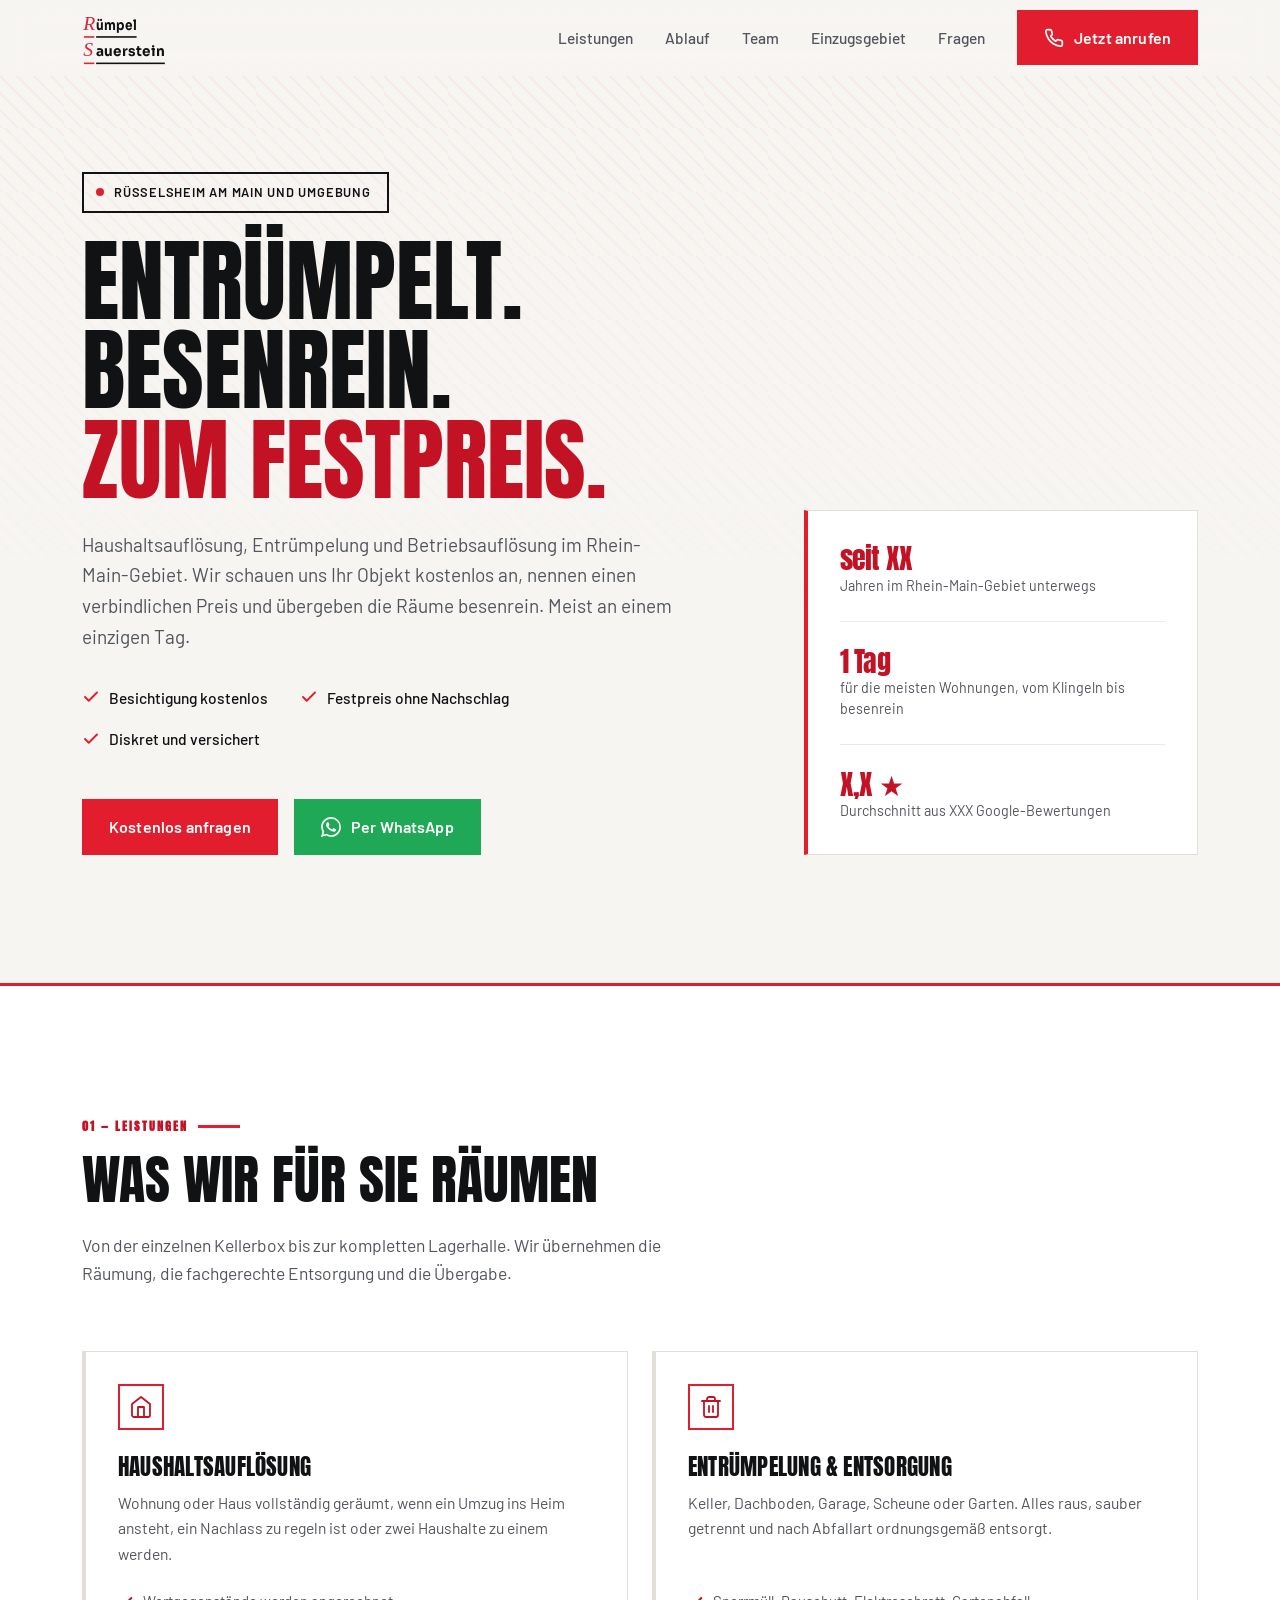
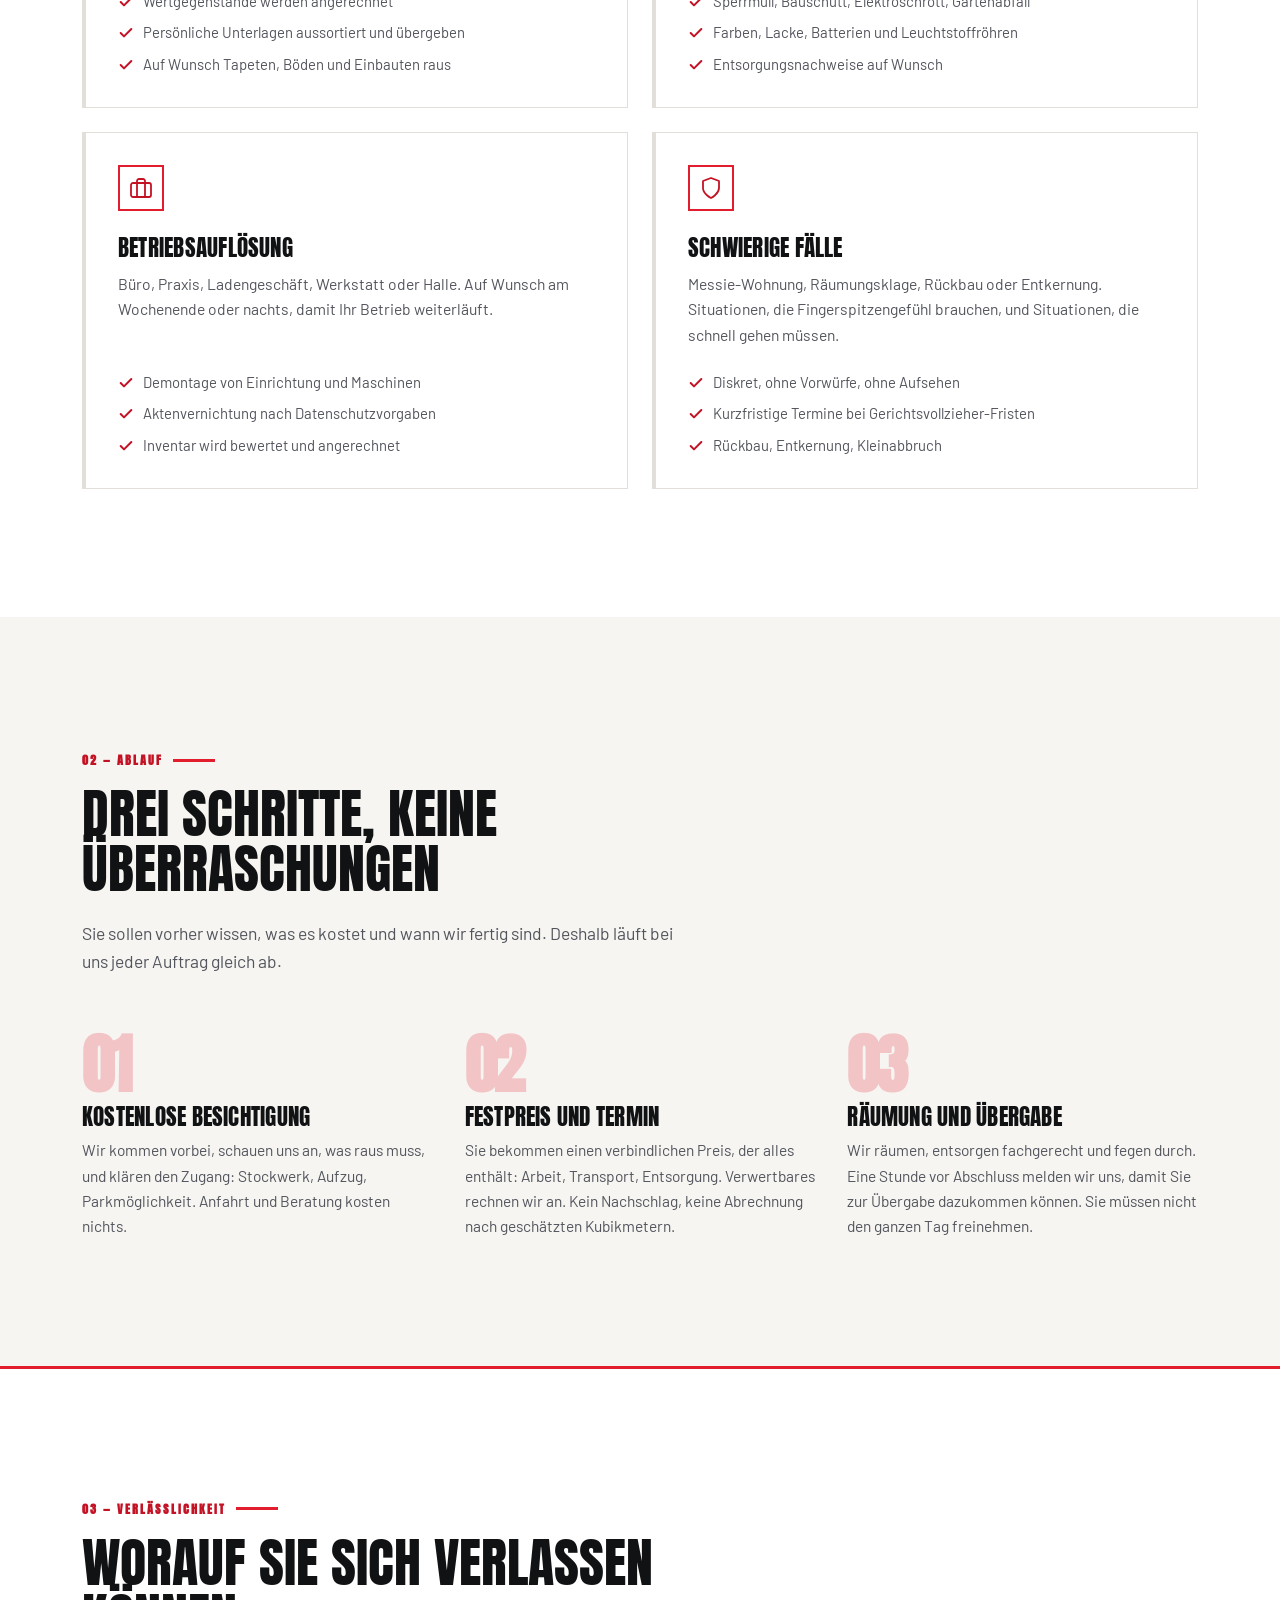
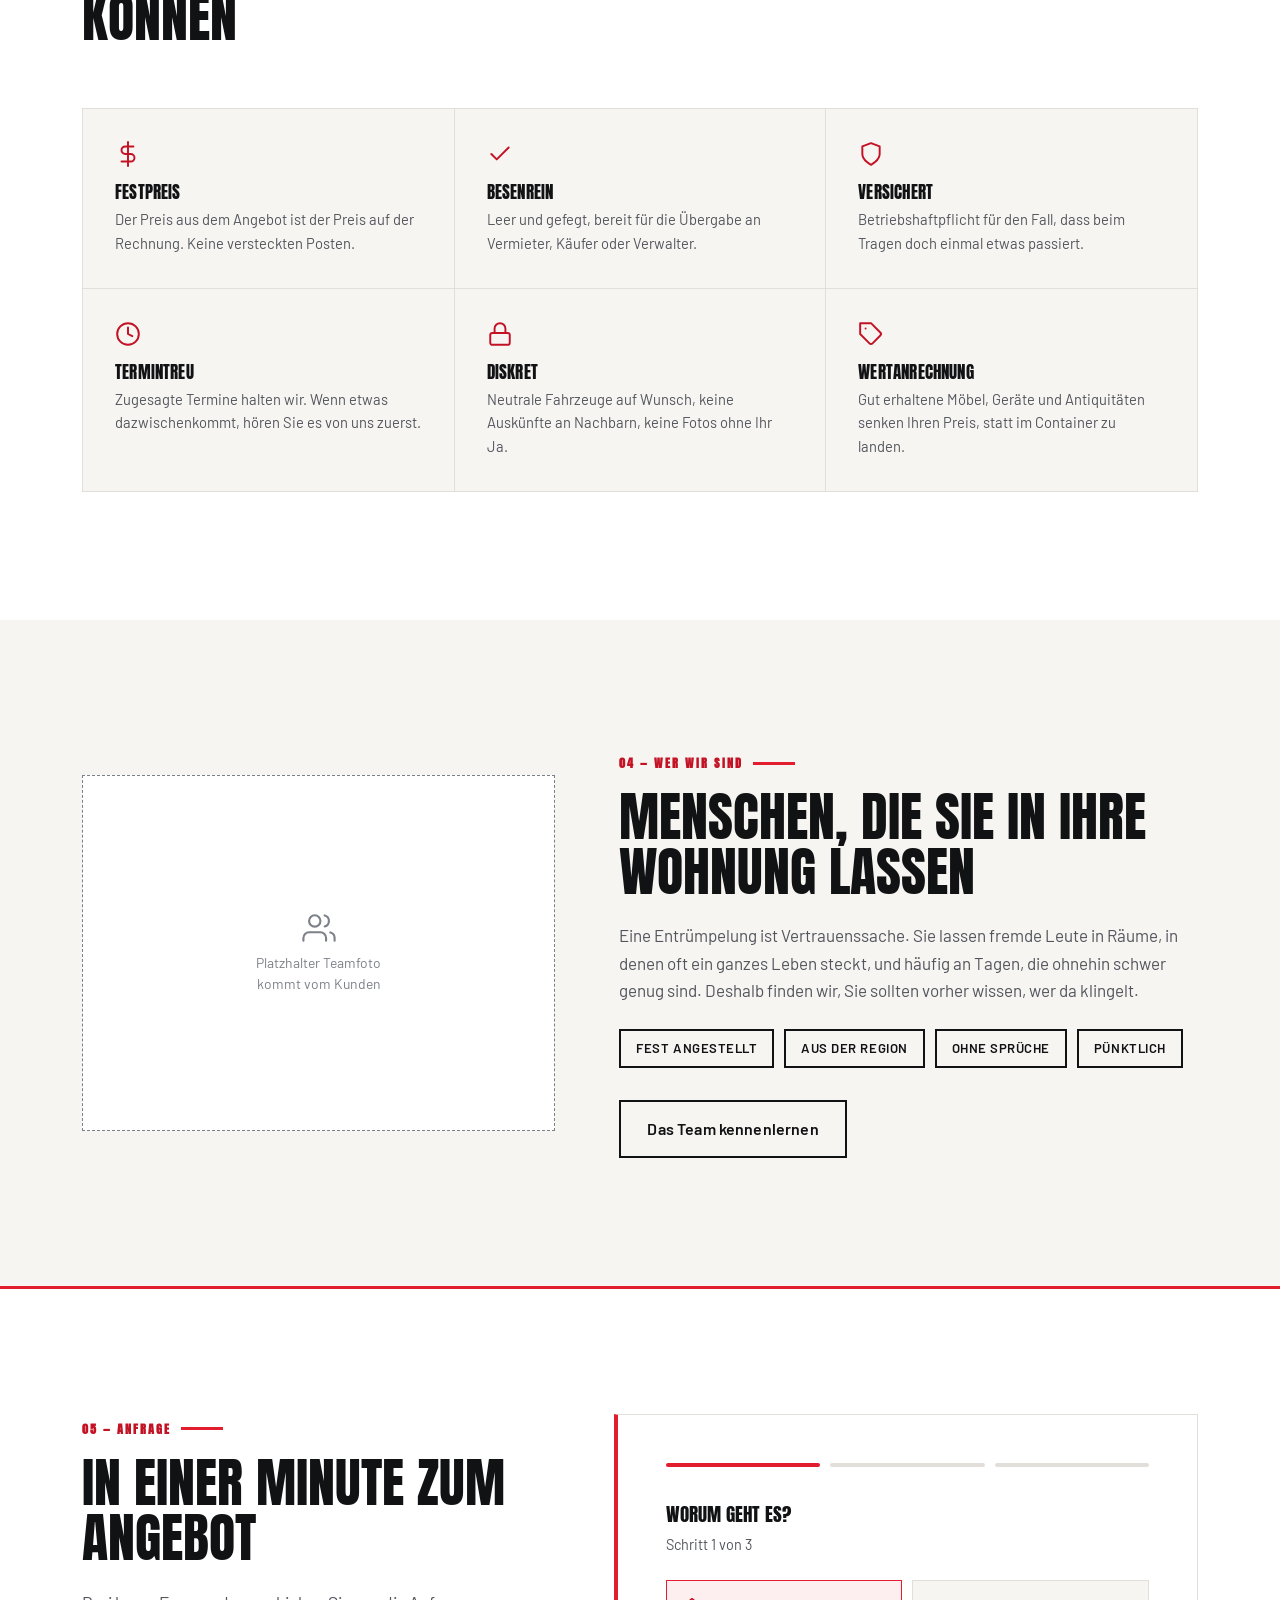
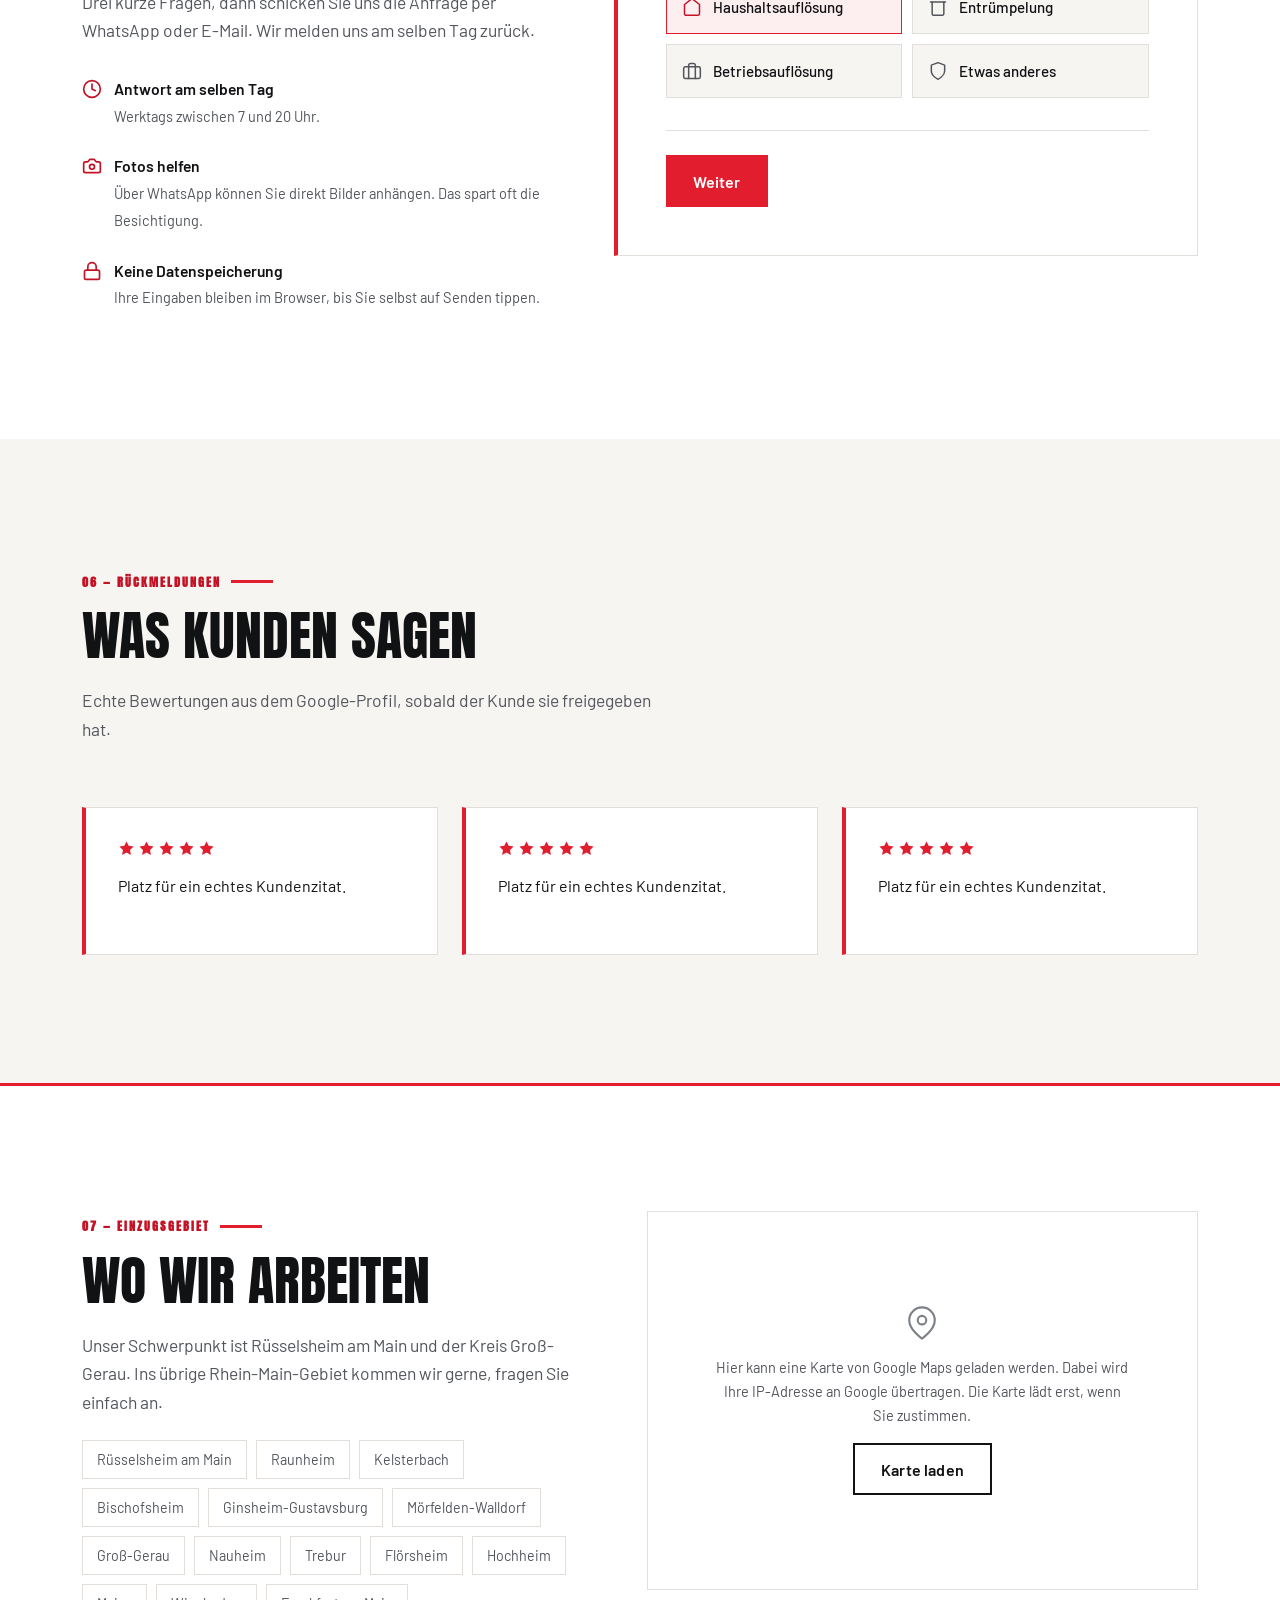
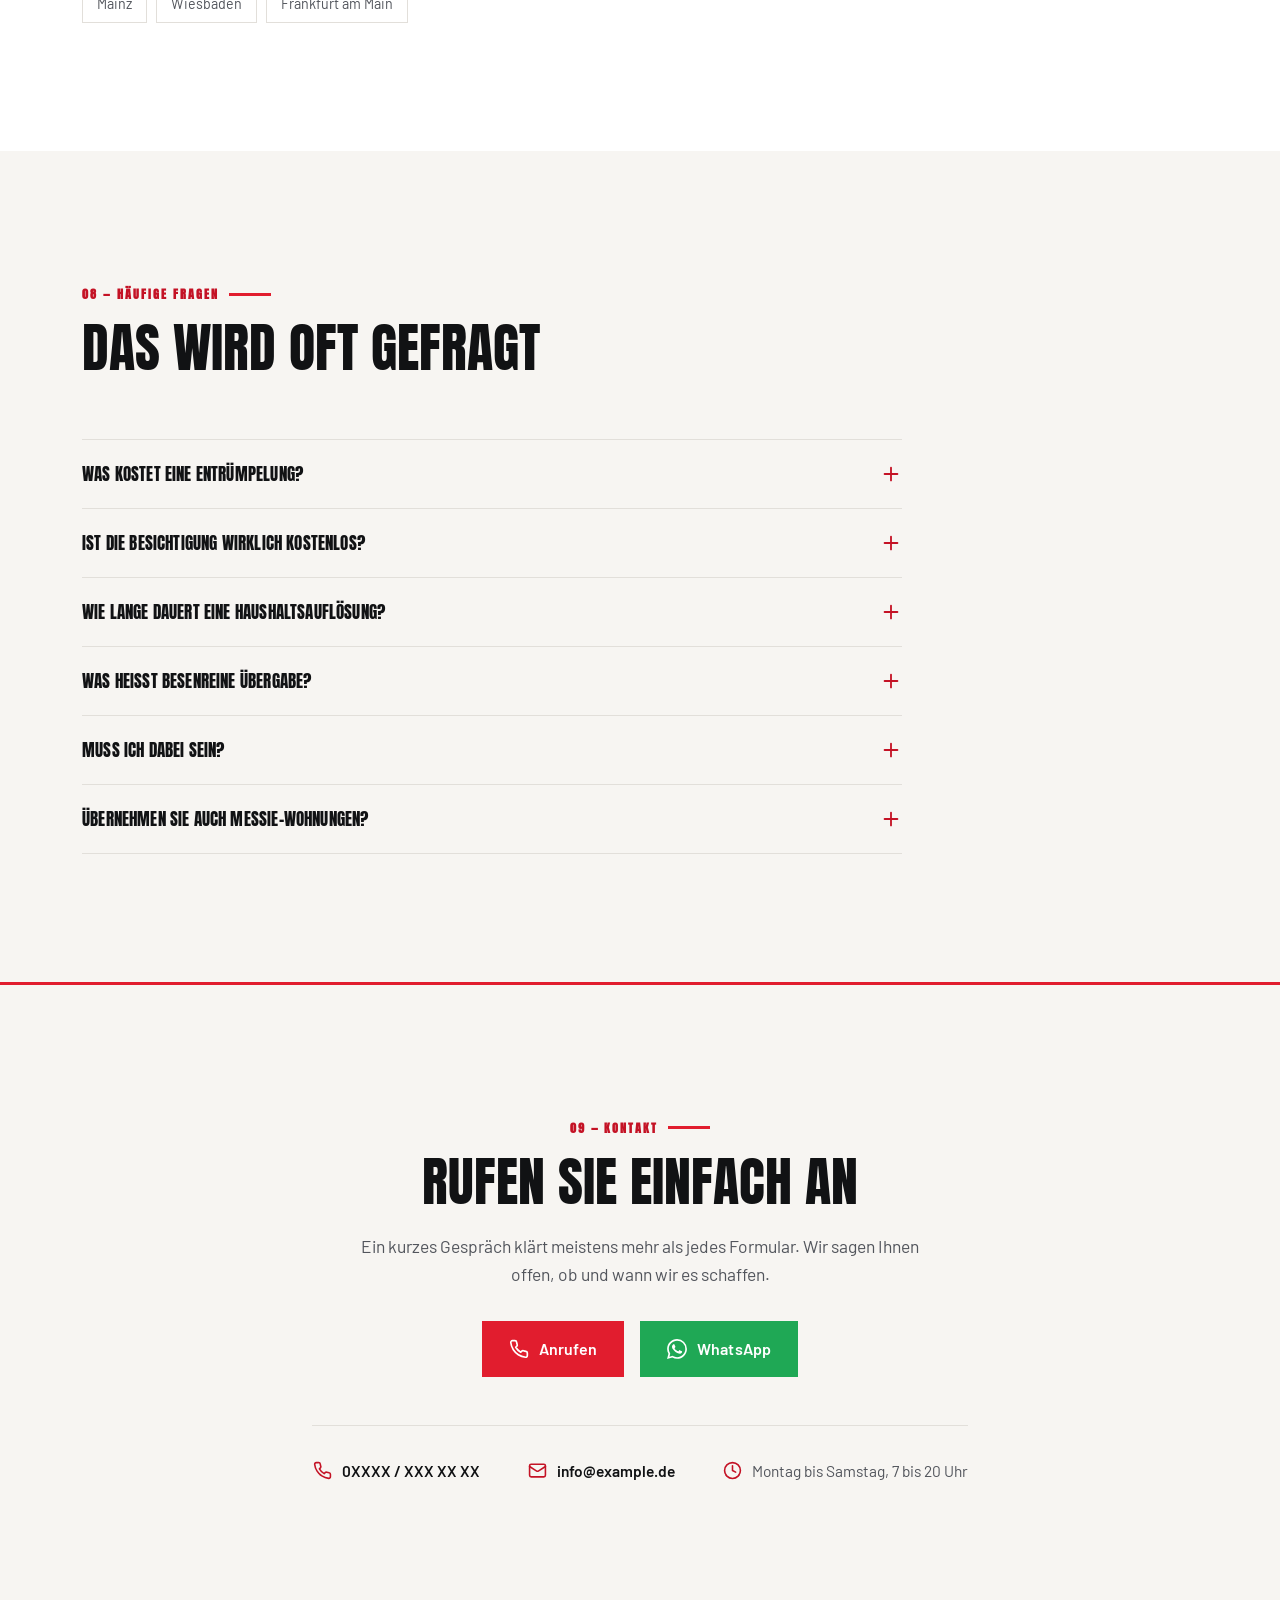
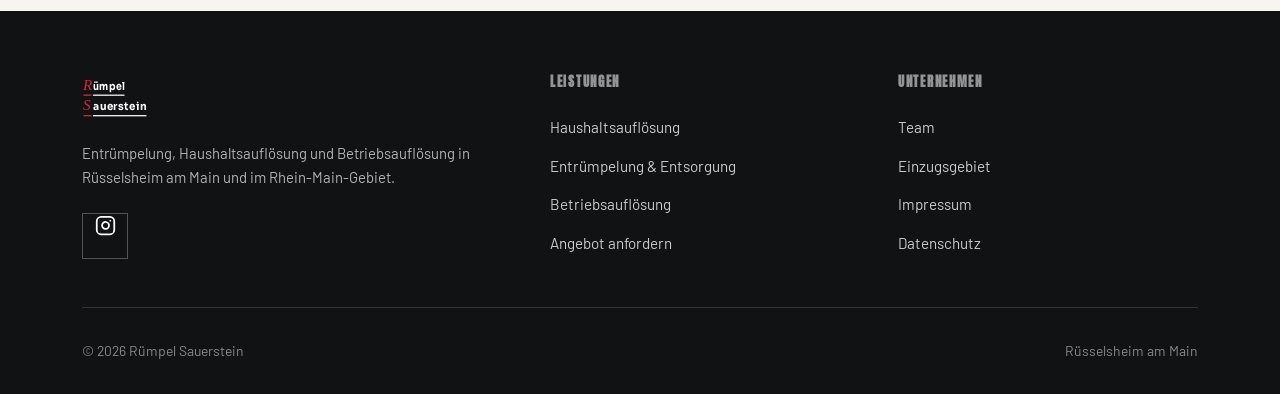
<file: variante-4.html>
<!DOCTYPE html>
<html lang="de">
<head>
<meta charset="UTF-8">
<meta name="viewport" content="width=device-width, initial-scale=1">

<title>Variante 4 „Signal“ – Rümpel Sauerstein</title>
<meta name="description" content="Entrümpelung und Haushaltsauflösung in Rüsselsheim am Main. Kostenlose Besichtigung, verbindlicher Festpreis, besenreine Übergabe. Meist an einem Tag erledigt.">
<meta name="robots" content="noindex">

<meta property="og:type" content="website">
<meta property="og:title" content="Entrümpelung Rüsselsheim | Rümpel Sauerstein">
<meta property="og:description" content="Haushaltsauflösung und Entrümpelung zum Festpreis. Kostenlose Besichtigung, besenreine Übergabe.">
<meta property="og:locale" content="de_DE">

<!-- Bunny Fonts: EU-Server, DSGVO-konform, kein Cookie-Banner nötig -->
<link rel="preconnect" href="https://fonts.bunny.net" crossorigin>
<link rel="stylesheet" href="https://fonts.bunny.net/css?family=anton|barlow:400,500,600,700|sora:700">
<link rel="stylesheet" href="variante-4.css">
<script>document.documentElement.classList.add("js");</script>

<!-- TODO: apple-touch-icon ergänzen, sonst nimmt iOS einen Screenshot als Symbol -->

<script type="application/ld+json">
{
  "@context": "https://schema.org",
  "@type": "LocalBusiness",
  "name": "Rümpel Sauerstein",
  "description": "Entrümpelung, Haushaltsauflösung und Betriebsauflösung in Rüsselsheim am Main und Umgebung.",
  "address": {
    "@type": "PostalAddress",
    "streetAddress": "TODO Straße und Hausnummer",
    "postalCode": "65428",
    "addressLocality": "Rüsselsheim am Main",
    "addressRegion": "Hessen",
    "addressCountry": "DE"
  },
  "telephone": "TODO",
  "areaServed": [
    { "@type": "City", "name": "Rüsselsheim am Main" },
    { "@type": "City", "name": "Raunheim" },
    { "@type": "City", "name": "Kelsterbach" },
    { "@type": "City", "name": "Mörfelden-Walldorf" },
    { "@type": "City", "name": "Groß-Gerau" },
    { "@type": "City", "name": "Mainz" },
    { "@type": "City", "name": "Wiesbaden" },
    { "@type": "City", "name": "Frankfurt am Main" }
  ],
  "priceRange": "$$",
  "makesOffer": [
    { "@type": "Offer", "itemOffered": { "@type": "Service", "name": "Haushaltsauflösung" } },
    { "@type": "Offer", "itemOffered": { "@type": "Service", "name": "Entrümpelung und Entsorgung" } },
    { "@type": "Offer", "itemOffered": { "@type": "Service", "name": "Betriebsauflösung" } }
  ]
}
</script>

<script type="application/ld+json">
{
  "@context": "https://schema.org",
  "@type": "FAQPage",
  "mainEntity": [
    {
      "@type": "Question",
      "name": "Was kostet eine Entrümpelung?",
      "acceptedAnswer": { "@type": "Answer", "text": "Der Preis hängt von Menge, Zugang und Stockwerk ab. Deshalb schauen wir uns das Objekt vorher kostenlos an und nennen danach einen verbindlichen Festpreis. Verwertbare Gegenstände rechnen wir an und senken damit den Preis." }
    },
    {
      "@type": "Question",
      "name": "Ist die Besichtigung wirklich kostenlos?",
      "acceptedAnswer": { "@type": "Answer", "text": "Ja. Anfahrt, Besichtigung und Angebot sind kostenlos und unverbindlich. Erst wenn Sie zusagen, entstehen Kosten." }
    },
    {
      "@type": "Question",
      "name": "Wie lange dauert eine Haushaltsauflösung?",
      "acceptedAnswer": { "@type": "Answer", "text": "Eine durchschnittliche Wohnung schaffen wir meist an einem Tag. Bei großen Häusern oder schwierigem Zugang planen wir zwei Tage ein. Den Zeitrahmen nennen wir verbindlich mit dem Angebot." }
    },
    {
      "@type": "Question",
      "name": "Was bedeutet besenreine Übergabe?",
      "acceptedAnswer": { "@type": "Answer", "text": "Nach der Räumung sind alle Räume leer und gefegt, sodass Sie die Wohnung an Vermieter oder Käufer übergeben können. Auf Wunsch entfernen wir zusätzlich Tapeten, Bodenbeläge oder Einbauten." }
    },
    {
      "@type": "Question",
      "name": "Muss ich während der Räumung anwesend sein?",
      "acceptedAnswer": { "@type": "Answer", "text": "Nein. Nach der Besichtigung genügt die Schlüsselübergabe. Wir melden uns rechtzeitig vor Abschluss, damit Sie zur Übergabe dazukommen können." }
    },
    {
      "@type": "Question",
      "name": "Übernehmen Sie auch Messie-Wohnungen?",
      "acceptedAnswer": { "@type": "Answer", "text": "Ja. Wir arbeiten diskret und ohne Vorwürfe. Solche Aufträge gehören zu unserem Alltag, unsere Leute sind darauf vorbereitet und entsprechend ausgerüstet." }
    }
  ]
}
</script>
</head>
<body>

<a class="skip-link" href="#main">Zum Inhalt springen</a>

<!-- ============ HEADER ============ -->
<header class="header" id="header">
  <div class="wrap header__inner">

    <a class="logo" href="#hero" aria-label="Rümpel Sauerstein, zur Startseite">
      <svg viewBox="0 0 138 88" role="img" aria-hidden="true" focusable="false">
        <text x="2" y="31" font-family="Georgia, 'Times New Roman', serif" font-style="italic"
              font-size="32" font-weight="400" fill="#D62839">R</text>
        <text x="23" y="31" font-family="Sora, sans-serif" font-size="23" font-weight="700"
              letter-spacing="0.5" fill="currentColor" textLength="66" lengthAdjust="spacingAndGlyphs">ümpel</text>
        <rect x="3" y="41" width="17" height="2.6" fill="#D62839"/>
        <rect x="23" y="41" width="66" height="2.6" fill="currentColor"/>

        <text x="2" y="74" font-family="Georgia, 'Times New Roman', serif" font-style="italic"
              font-size="32" font-weight="400" fill="#D62839">S</text>
        <text x="23" y="74" font-family="Sora, sans-serif" font-size="23" font-weight="700"
              letter-spacing="0.5" fill="currentColor" textLength="112" lengthAdjust="spacingAndGlyphs">auerstein</text>
        <rect x="3" y="84" width="17" height="2.6" fill="#D62839"/>
        <rect x="23" y="84" width="112" height="2.6" fill="currentColor"/>
      </svg>
    </a>

    <nav class="nav" id="main-nav" aria-label="Hauptnavigation">
      <ul class="nav__list">
        <li><a class="nav__link" href="#leistungen">Leistungen</a></li>
        <li><a class="nav__link" href="#ablauf">Ablauf</a></li>
        <li><a class="nav__link" href="#team">Team</a></li>
        <li><a class="nav__link" href="#gebiet">Einzugsgebiet</a></li>
        <li><a class="nav__link" href="#faq">Fragen</a></li>
      </ul>
      <div class="nav__cta">
        <!-- TODO: echte Telefonnummer eintragen (tel-Link + sichtbarer Text) -->
        <a class="btn btn--primary btn--inline" href="tel:+49XXXXXXXXXX">
          <svg viewBox="0 0 24 24" fill="none" stroke="currentColor" stroke-width="2" stroke-linecap="round" stroke-linejoin="round" aria-hidden="true"><path d="M22 16.92v3a2 2 0 0 1-2.18 2 19.79 19.79 0 0 1-8.63-3.07 19.5 19.5 0 0 1-6-6 19.79 19.79 0 0 1-3.07-8.67A2 2 0 0 1 4.11 2h3a2 2 0 0 1 2 1.72c.127.96.361 1.903.7 2.81a2 2 0 0 1-.45 2.11L8.09 9.91a16 16 0 0 0 6 6l1.27-1.27a2 2 0 0 1 2.11-.45c.907.339 1.85.573 2.81.7A2 2 0 0 1 22 16.92z"/></svg>
          Jetzt anrufen
        </a>
      </div>
    </nav>

    <button class="burger" id="burger" type="button"
            aria-label="Menü öffnen" aria-expanded="false" aria-controls="main-nav">
      <span class="burger__bars" aria-hidden="true"><span></span><span></span><span></span></span>
    </button>

  </div>
</header>

<main id="main">

<!-- ============ 1 · HERO ============ -->
<section class="hero" id="hero">
  <div class="wrap hero__inner">
    <div class="hero__grid">

      <div>
        <span class="hero__eyebrow"><span class="dot" aria-hidden="true"></span>
          Rüsselsheim am Main und Umgebung
        </span>

        <h1>Entrümpelt.<br>Besenrein.<br><span class="accent">Zum Festpreis.</span></h1>

        <p class="hero__lead">
          Haushaltsauflösung, Entrümpelung und Betriebsauflösung im Rhein-Main-Gebiet.
          Wir schauen uns Ihr Objekt kostenlos an, nennen einen verbindlichen Preis
          und übergeben die Räume besenrein. Meist an einem einzigen Tag.
        </p>

        <ul class="hero__points">
          <li>
            <svg viewBox="0 0 24 24" fill="none" stroke="currentColor" stroke-width="2.5" stroke-linecap="round" stroke-linejoin="round" aria-hidden="true"><polyline points="20 6 9 17 4 12"/></svg>
            Besichtigung kostenlos
          </li>
          <li>
            <svg viewBox="0 0 24 24" fill="none" stroke="currentColor" stroke-width="2.5" stroke-linecap="round" stroke-linejoin="round" aria-hidden="true"><polyline points="20 6 9 17 4 12"/></svg>
            Festpreis ohne Nachschlag
          </li>
          <li>
            <svg viewBox="0 0 24 24" fill="none" stroke="currentColor" stroke-width="2.5" stroke-linecap="round" stroke-linejoin="round" aria-hidden="true"><polyline points="20 6 9 17 4 12"/></svg>
            Diskret und versichert
          </li>
        </ul>

        <div class="btn-row">
          <a class="btn btn--primary" href="#anfrage">Kostenlos anfragen</a>
          <!-- TODO: echte WhatsApp-Nummer eintragen (Format wa.me/49XXXXXXXXXX) -->
          <a class="btn btn--wa" href="https://wa.me/49XXXXXXXXXX" target="_blank" rel="noopener">
            <svg viewBox="0 0 24 24" fill="currentColor" aria-hidden="true"><path d="M17.472 14.382c-.297-.149-1.758-.867-2.03-.967-.273-.099-.471-.148-.67.15-.197.297-.767.966-.94 1.164-.173.199-.347.223-.644.075-.297-.15-1.255-.463-2.39-1.475-.883-.788-1.48-1.761-1.653-2.059-.173-.297-.018-.458.13-.606.134-.133.298-.347.446-.52.149-.174.198-.298.298-.497.099-.198.05-.371-.025-.52-.075-.149-.669-1.612-.916-2.207-.242-.579-.487-.5-.669-.51a12.8 12.8 0 0 0-.57-.01c-.198 0-.52.074-.792.372-.272.297-1.04 1.016-1.04 2.479 0 1.462 1.065 2.875 1.213 3.074.149.198 2.096 3.2 5.077 4.487.709.306 1.262.489 1.694.625.712.227 1.36.195 1.871.118.571-.085 1.758-.719 2.006-1.413.248-.694.248-1.289.173-1.413-.074-.124-.272-.198-.57-.347m-5.421 7.403h-.004a9.87 9.87 0 0 1-5.031-1.378l-.361-.214-3.741.982.998-3.648-.235-.374a9.86 9.86 0 0 1-1.51-5.26c.001-5.45 4.436-9.884 9.888-9.884a9.82 9.82 0 0 1 6.988 2.896 9.82 9.82 0 0 1 2.893 6.994c-.003 5.45-4.437 9.884-9.885 9.884m8.413-18.297A11.8 11.8 0 0 0 12.05 0C5.495 0 .16 5.335.157 11.892c0 2.096.547 4.142 1.588 5.945L.057 24l6.305-1.654a11.9 11.9 0 0 0 5.683 1.448h.005c6.554 0 11.89-5.335 11.893-11.893a11.82 11.82 0 0 0-3.48-8.413Z"/></svg>
            Per WhatsApp
          </a>
        </div>
      </div>

      <aside class="hero__facts" aria-label="Kennzahlen">
        <div class="fact">
          <!-- TODO: Jahre Erfahrung vom Kunden bestätigen lassen -->
          <span class="fact__value">seit XX</span>
          <span class="fact__label">Jahren im Rhein-Main-Gebiet unterwegs</span>
        </div>
        <div class="fact">
          <span class="fact__value">1 Tag</span>
          <span class="fact__label">für die meisten Wohnungen, vom Klingeln bis besenrein</span>
        </div>
        <div class="fact">
          <!-- TODO: echte Google-Bewertung und Anzahl eintragen, sonst Block entfernen -->
          <span class="fact__value">X,X ★</span>
          <span class="fact__label">Durchschnitt aus XXX Google-Bewertungen</span>
        </div>
      </aside>

    </div>
  </div>
</section>


<!-- ============ 2 · LEISTUNGEN ============ -->
<section class="section section--alt" id="leistungen">
  <div class="wrap">

    <div class="sec-head reveal">
      <span class="sec-num">01 — Leistungen</span>
      <h2>Was wir für Sie räumen</h2>
      <p class="sec-lead">
        Von der einzelnen Kellerbox bis zur kompletten Lagerhalle. Wir übernehmen
        die Räumung, die fachgerechte Entsorgung und die Übergabe.
      </p>
    </div>

    <div class="services">

      <article class="card reveal">
        <div class="card__icon">
          <svg viewBox="0 0 24 24" fill="none" stroke="currentColor" stroke-width="1.8" stroke-linecap="round" stroke-linejoin="round" aria-hidden="true"><path d="m3 9 9-7 9 7v11a2 2 0 0 1-2 2H5a2 2 0 0 1-2-2z"/><polyline points="9 22 9 12 15 12 15 22"/></svg>
        </div>
        <h3>Haushaltsauflösung</h3>
        <p>
          Wohnung oder Haus vollständig geräumt, wenn ein Umzug ins Heim ansteht,
          ein Nachlass zu regeln ist oder zwei Haushalte zu einem werden.
        </p>
        <ul class="card__list">
          <li><svg viewBox="0 0 24 24" fill="none" stroke="currentColor" stroke-width="3" stroke-linecap="round" stroke-linejoin="round" aria-hidden="true"><polyline points="20 6 9 17 4 12"/></svg>Wertgegenstände werden angerechnet</li>
          <li><svg viewBox="0 0 24 24" fill="none" stroke="currentColor" stroke-width="3" stroke-linecap="round" stroke-linejoin="round" aria-hidden="true"><polyline points="20 6 9 17 4 12"/></svg>Persönliche Unterlagen aussortiert und übergeben</li>
          <li><svg viewBox="0 0 24 24" fill="none" stroke="currentColor" stroke-width="3" stroke-linecap="round" stroke-linejoin="round" aria-hidden="true"><polyline points="20 6 9 17 4 12"/></svg>Auf Wunsch Tapeten, Böden und Einbauten raus</li>
        </ul>
      </article>

      <article class="card reveal">
        <div class="card__icon">
          <svg viewBox="0 0 24 24" fill="none" stroke="currentColor" stroke-width="1.8" stroke-linecap="round" stroke-linejoin="round" aria-hidden="true"><polyline points="3 6 5 6 21 6"/><path d="M19 6v14a2 2 0 0 1-2 2H7a2 2 0 0 1-2-2V6m3 0V4a2 2 0 0 1 2-2h4a2 2 0 0 1 2 2v2"/><line x1="10" y1="11" x2="10" y2="17"/><line x1="14" y1="11" x2="14" y2="17"/></svg>
        </div>
        <h3>Entrümpelung &amp; Entsorgung</h3>
        <p>
          Keller, Dachboden, Garage, Scheune oder Garten. Alles raus, sauber getrennt
          und nach Abfallart ordnungsgemäß entsorgt.
        </p>
        <ul class="card__list">
          <li><svg viewBox="0 0 24 24" fill="none" stroke="currentColor" stroke-width="3" stroke-linecap="round" stroke-linejoin="round" aria-hidden="true"><polyline points="20 6 9 17 4 12"/></svg>Sperrmüll, Bauschutt, Elektroschrott, Gartenabfall</li>
          <li><svg viewBox="0 0 24 24" fill="none" stroke="currentColor" stroke-width="3" stroke-linecap="round" stroke-linejoin="round" aria-hidden="true"><polyline points="20 6 9 17 4 12"/></svg>Farben, Lacke, Batterien und Leuchtstoffröhren</li>
          <li><svg viewBox="0 0 24 24" fill="none" stroke="currentColor" stroke-width="3" stroke-linecap="round" stroke-linejoin="round" aria-hidden="true"><polyline points="20 6 9 17 4 12"/></svg>Entsorgungsnachweise auf Wunsch</li>
        </ul>
      </article>

      <article class="card reveal">
        <div class="card__icon">
          <svg viewBox="0 0 24 24" fill="none" stroke="currentColor" stroke-width="1.8" stroke-linecap="round" stroke-linejoin="round" aria-hidden="true"><rect x="2" y="7" width="20" height="14" rx="2"/><path d="M16 21V5a2 2 0 0 0-2-2h-4a2 2 0 0 0-2 2v16"/></svg>
        </div>
        <h3>Betriebsauflösung</h3>
        <p>
          Büro, Praxis, Ladengeschäft, Werkstatt oder Halle. Auf Wunsch am Wochenende
          oder nachts, damit Ihr Betrieb weiterläuft.
        </p>
        <ul class="card__list">
          <li><svg viewBox="0 0 24 24" fill="none" stroke="currentColor" stroke-width="3" stroke-linecap="round" stroke-linejoin="round" aria-hidden="true"><polyline points="20 6 9 17 4 12"/></svg>Demontage von Einrichtung und Maschinen</li>
          <li><svg viewBox="0 0 24 24" fill="none" stroke="currentColor" stroke-width="3" stroke-linecap="round" stroke-linejoin="round" aria-hidden="true"><polyline points="20 6 9 17 4 12"/></svg>Aktenvernichtung nach Datenschutzvorgaben</li>
          <li><svg viewBox="0 0 24 24" fill="none" stroke="currentColor" stroke-width="3" stroke-linecap="round" stroke-linejoin="round" aria-hidden="true"><polyline points="20 6 9 17 4 12"/></svg>Inventar wird bewertet und angerechnet</li>
        </ul>
      </article>

      <article class="card reveal">
        <div class="card__icon">
          <svg viewBox="0 0 24 24" fill="none" stroke="currentColor" stroke-width="1.8" stroke-linecap="round" stroke-linejoin="round" aria-hidden="true"><path d="M12 22s8-4 8-10V5l-8-3-8 3v7c0 6 8 10 8 10z"/></svg>
        </div>
        <h3>Schwierige Fälle</h3>
        <p>
          Messie-Wohnung, Räumungsklage, Rückbau oder Entkernung. Situationen,
          die Fingerspitzengefühl brauchen, und Situationen, die schnell gehen müssen.
        </p>
        <ul class="card__list">
          <li><svg viewBox="0 0 24 24" fill="none" stroke="currentColor" stroke-width="3" stroke-linecap="round" stroke-linejoin="round" aria-hidden="true"><polyline points="20 6 9 17 4 12"/></svg>Diskret, ohne Vorwürfe, ohne Aufsehen</li>
          <li><svg viewBox="0 0 24 24" fill="none" stroke="currentColor" stroke-width="3" stroke-linecap="round" stroke-linejoin="round" aria-hidden="true"><polyline points="20 6 9 17 4 12"/></svg>Kurzfristige Termine bei Gerichtsvollzieher-Fristen</li>
          <li><svg viewBox="0 0 24 24" fill="none" stroke="currentColor" stroke-width="3" stroke-linecap="round" stroke-linejoin="round" aria-hidden="true"><polyline points="20 6 9 17 4 12"/></svg>Rückbau, Entkernung, Kleinabbruch</li>
        </ul>
      </article>

    </div>
  </div>
</section>

<!-- ============ 3 · ABLAUF ============ -->
<section class="section" id="ablauf">
  <div class="wrap">

    <div class="sec-head reveal">
      <span class="sec-num">02 — Ablauf</span>
      <h2>Drei Schritte, keine Überraschungen</h2>
      <p class="sec-lead">
        Sie sollen vorher wissen, was es kostet und wann wir fertig sind.
        Deshalb läuft bei uns jeder Auftrag gleich ab.
      </p>
    </div>

    <div class="steps">

      <article class="step reveal">
        <div class="step__body">
          <h3>Kostenlose Besichtigung</h3>
          <p>
            Wir kommen vorbei, schauen uns an, was raus muss, und klären den Zugang:
            Stockwerk, Aufzug, Parkmöglichkeit. Anfahrt und Beratung kosten nichts.
          </p>
        </div>
      </article>

      <article class="step reveal">
        <div class="step__body">
          <h3>Festpreis und Termin</h3>
          <p>
            Sie bekommen einen verbindlichen Preis, der alles enthält: Arbeit,
            Transport, Entsorgung. Verwertbares rechnen wir an. Kein Nachschlag,
            keine Abrechnung nach geschätzten Kubikmetern.
          </p>
        </div>
      </article>

      <article class="step reveal">
        <div class="step__body">
          <h3>Räumung und Übergabe</h3>
          <p>
            Wir räumen, entsorgen fachgerecht und fegen durch. Eine Stunde vor
            Abschluss melden wir uns, damit Sie zur Übergabe dazukommen können.
            Sie müssen nicht den ganzen Tag freinehmen.
          </p>
        </div>
      </article>

    </div>
  </div>
</section>

<!-- ============ 4 · GARANTIEN ============ -->
<section class="section section--alt" id="garantien">
  <div class="wrap">

    <div class="sec-head reveal">
      <span class="sec-num">03 — Verlässlichkeit</span>
      <h2>Worauf Sie sich verlassen können</h2>
    </div>

    <div class="promises reveal">

      <div class="promise">
        <svg viewBox="0 0 24 24" fill="none" stroke="currentColor" stroke-width="1.8" stroke-linecap="round" stroke-linejoin="round" aria-hidden="true"><path d="M12 1v22"/><path d="M17 5H9.5a3.5 3.5 0 0 0 0 7h5a3.5 3.5 0 0 1 0 7H6"/></svg>
        <h3>Festpreis</h3>
        <p>Der Preis aus dem Angebot ist der Preis auf der Rechnung. Keine versteckten Posten.</p>
      </div>

      <div class="promise">
        <svg viewBox="0 0 24 24" fill="none" stroke="currentColor" stroke-width="1.8" stroke-linecap="round" stroke-linejoin="round" aria-hidden="true"><path d="M20 6 9 17l-5-5"/></svg>
        <h3>Besenrein</h3>
        <p>Leer und gefegt, bereit für die Übergabe an Vermieter, Käufer oder Verwalter.</p>
      </div>

      <div class="promise">
        <svg viewBox="0 0 24 24" fill="none" stroke="currentColor" stroke-width="1.8" stroke-linecap="round" stroke-linejoin="round" aria-hidden="true"><path d="M12 22s8-4 8-10V5l-8-3-8 3v7c0 6 8 10 8 10z"/></svg>
        <h3>Versichert</h3>
        <p>Betriebshaftpflicht für den Fall, dass beim Tragen doch einmal etwas passiert.</p>
      </div>

      <div class="promise">
        <svg viewBox="0 0 24 24" fill="none" stroke="currentColor" stroke-width="1.8" stroke-linecap="round" stroke-linejoin="round" aria-hidden="true"><circle cx="12" cy="12" r="10"/><polyline points="12 6 12 12 16 14"/></svg>
        <h3>Termintreu</h3>
        <p>Zugesagte Termine halten wir. Wenn etwas dazwischenkommt, hören Sie es von uns zuerst.</p>
      </div>

      <div class="promise">
        <svg viewBox="0 0 24 24" fill="none" stroke="currentColor" stroke-width="1.8" stroke-linecap="round" stroke-linejoin="round" aria-hidden="true"><rect x="3" y="11" width="18" height="11" rx="2"/><path d="M7 11V7a5 5 0 0 1 10 0v4"/></svg>
        <h3>Diskret</h3>
        <p>Neutrale Fahrzeuge auf Wunsch, keine Auskünfte an Nachbarn, keine Fotos ohne Ihr Ja.</p>
      </div>

      <div class="promise">
        <svg viewBox="0 0 24 24" fill="none" stroke="currentColor" stroke-width="1.8" stroke-linecap="round" stroke-linejoin="round" aria-hidden="true"><path d="M20.59 13.41 13.42 20.6a2 2 0 0 1-2.83 0L2 12V2h10l8.59 8.59a2 2 0 0 1 0 2.82z"/><line x1="7" y1="7" x2="7.01" y2="7"/></svg>
        <h3>Wertanrechnung</h3>
        <p>Gut erhaltene Möbel, Geräte und Antiquitäten senken Ihren Preis, statt im Container zu landen.</p>
      </div>

    </div>
  </div>
</section>

<!-- ============ 5 · TEAM-TEASER ============ -->
<section class="section" id="team">
  <div class="wrap">
    <div class="team-teaser__grid">

      <div class="photo-slot reveal">
        <!-- TODO: Teamfoto einsetzen. Schriftliche Einwilligung jeder abgebildeten
             Person nötig (§ 22 KUG). Dateiname klein, ohne Umlaute:
             <img src="assets/team.jpg" alt="Das Team von Rümpel Sauerstein"> -->
        <div class="photo-slot__hint">
          <svg viewBox="0 0 24 24" fill="none" stroke="currentColor" stroke-width="1.5" stroke-linecap="round" stroke-linejoin="round" aria-hidden="true"><path d="M17 21v-2a4 4 0 0 0-4-4H5a4 4 0 0 0-4 4v2"/><circle cx="9" cy="7" r="4"/><path d="M23 21v-2a4 4 0 0 0-3-3.87"/><path d="M16 3.13a4 4 0 0 1 0 7.75"/></svg>
          <span>Platzhalter Teamfoto<br>kommt vom Kunden</span>
        </div>
      </div>

      <div class="reveal">
        <span class="sec-num">04 — Wer wir sind</span>
        <h2>Menschen, die Sie in Ihre Wohnung lassen</h2>
        <p>
          Eine Entrümpelung ist Vertrauenssache. Sie lassen fremde Leute in Räume,
          in denen oft ein ganzes Leben steckt, und häufig an Tagen, die ohnehin
          schwer genug sind. Deshalb finden wir, Sie sollten vorher wissen, wer da klingelt.
        </p>
        <ul class="team-teaser__values">
          <li>Fest angestellt</li>
          <li>Aus der Region</li>
          <li>Ohne Sprüche</li>
          <li>Pünktlich</li>
        </ul>
        <a class="btn btn--ghost btn--inline" href="team.html">Das Team kennenlernen</a>
      </div>

    </div>
  </div>
</section>

<!-- ============ 6 · ANFRAGE ============ -->
<section class="section section--alt" id="anfrage">
  <div class="wrap">

    <div class="form-shell">

      <div class="form-aside reveal">
        <span class="sec-num">05 — Anfrage</span>
        <h2>In einer Minute zum Angebot</h2>
        <p class="sec-lead">
          Drei kurze Fragen, dann schicken Sie uns die Anfrage per WhatsApp oder E-Mail.
          Wir melden uns am selben Tag zurück.
        </p>

        <ul class="form-aside__list">
          <li>
            <svg viewBox="0 0 24 24" fill="none" stroke="currentColor" stroke-width="2" stroke-linecap="round" stroke-linejoin="round" aria-hidden="true"><circle cx="12" cy="12" r="10"/><polyline points="12 6 12 12 16 14"/></svg>
            <div><strong>Antwort am selben Tag</strong><span>Werktags zwischen 7 und 20 Uhr.</span></div>
          </li>
          <li>
            <svg viewBox="0 0 24 24" fill="none" stroke="currentColor" stroke-width="2" stroke-linecap="round" stroke-linejoin="round" aria-hidden="true"><path d="M14.5 4h-5L7 7H4a2 2 0 0 0-2 2v9a2 2 0 0 0 2 2h16a2 2 0 0 0 2-2V9a2 2 0 0 0-2-2h-3l-2.5-3z"/><circle cx="12" cy="13" r="3"/></svg>
            <div><strong>Fotos helfen</strong><span>Über WhatsApp können Sie direkt Bilder anhängen. Das spart oft die Besichtigung.</span></div>
          </li>
          <li>
            <svg viewBox="0 0 24 24" fill="none" stroke="currentColor" stroke-width="2" stroke-linecap="round" stroke-linejoin="round" aria-hidden="true"><rect x="3" y="11" width="18" height="11" rx="2"/><path d="M7 11V7a5 5 0 0 1 10 0v4"/></svg>
            <div><strong>Keine Datenspeicherung</strong><span>Ihre Eingaben bleiben im Browser, bis Sie selbst auf Senden tippen.</span></div>
          </li>
        </ul>
      </div>

      <div class="form-card reveal">
        <form id="anfrage-form" novalidate>

          <div class="form-progress" aria-hidden="true">
            <span class="form-progress__item is-active" data-progress="1"></span>
            <span class="form-progress__item" data-progress="2"></span>
            <span class="form-progress__item" data-progress="3"></span>
          </div>

          <!-- Schritt 1 -->
          <div class="form-step is-active" data-step="1">
            <p class="form-step__title">Worum geht es?</p>
            <p class="form-step__hint">Schritt 1 von 3</p>

            <div class="choice-grid" role="group" aria-label="Gewünschte Leistung">
              <span class="choice">
                <input type="radio" id="l1" name="leistung" value="Haushaltsauflösung" checked>
                <label for="l1"><svg viewBox="0 0 24 24" fill="none" stroke="currentColor" stroke-width="1.8" stroke-linecap="round" stroke-linejoin="round" aria-hidden="true"><path d="m3 9 9-7 9 7v11a2 2 0 0 1-2 2H5a2 2 0 0 1-2-2z"/></svg>Haushaltsauflösung</label>
              </span>
              <span class="choice">
                <input type="radio" id="l2" name="leistung" value="Entrümpelung">
                <label for="l2"><svg viewBox="0 0 24 24" fill="none" stroke="currentColor" stroke-width="1.8" stroke-linecap="round" stroke-linejoin="round" aria-hidden="true"><polyline points="3 6 5 6 21 6"/><path d="M19 6v14a2 2 0 0 1-2 2H7a2 2 0 0 1-2-2V6"/></svg>Entrümpelung</label>
              </span>
              <span class="choice">
                <input type="radio" id="l3" name="leistung" value="Betriebsauflösung">
                <label for="l3"><svg viewBox="0 0 24 24" fill="none" stroke="currentColor" stroke-width="1.8" stroke-linecap="round" stroke-linejoin="round" aria-hidden="true"><rect x="2" y="7" width="20" height="14" rx="2"/><path d="M16 21V5a2 2 0 0 0-2-2h-4a2 2 0 0 0-2 2v16"/></svg>Betriebsauflösung</label>
              </span>
              <span class="choice">
                <input type="radio" id="l4" name="leistung" value="Sonderfall">
                <label for="l4"><svg viewBox="0 0 24 24" fill="none" stroke="currentColor" stroke-width="1.8" stroke-linecap="round" stroke-linejoin="round" aria-hidden="true"><path d="M12 22s8-4 8-10V5l-8-3-8 3v7c0 6 8 10 8 10z"/></svg>Etwas anderes</label>
              </span>
            </div>

            <div class="form-nav">
              <button type="button" class="btn btn--primary" data-next="2">Weiter</button>
            </div>
          </div>

          <!-- Schritt 2 -->
          <div class="form-step" data-step="2">
            <p class="form-step__title">Was sollen wir räumen?</p>
            <p class="form-step__hint">Schritt 2 von 3</p>

            <div class="field">
              <label for="objekt">Objekt</label>
              <select id="objekt" name="objekt">
                <option>Wohnung</option>
                <option>Haus</option>
                <option>Keller oder Dachboden</option>
                <option>Garage oder Scheune</option>
                <option>Gewerbefläche</option>
                <option>Sonstiges</option>
              </select>
            </div>

            <div class="field">
              <label for="groesse">Ungefähre Größe</label>
              <select id="groesse" name="groesse">
                <option>bis 40 m²</option>
                <option>40 bis 80 m²</option>
                <option>80 bis 150 m²</option>
                <option>über 150 m²</option>
                <option>weiß ich nicht</option>
              </select>
            </div>

            <div class="field">
              <label for="etage">Etage und Zugang</label>
              <input type="text" id="etage" name="etage" placeholder="z.B. 3. OG ohne Aufzug">
            </div>

            <div class="field">
              <label for="ort">Ort</label>
              <input type="text" id="ort" name="ort" placeholder="z.B. Rüsselsheim">
            </div>

            <div class="form-nav">
              <button type="button" class="btn btn--ghost" data-prev="1">Zurück</button>
              <button type="button" class="btn btn--primary" data-next="3">Weiter</button>
            </div>
          </div>

          <!-- Schritt 3 -->
          <div class="form-step" data-step="3">
            <p class="form-step__title">Wie erreichen wir Sie?</p>
            <p class="form-step__hint">Schritt 3 von 3</p>

            <div class="field">
              <label for="name">Name</label>
              <input type="text" id="name" name="name" autocomplete="name" placeholder="Vor- und Nachname">
            </div>

            <div class="field">
              <label for="wunsch">Wunschtermin oder Anmerkung <span style="font-weight:400;color:var(--text-dim)">(optional)</span></label>
              <textarea id="wunsch" name="wunsch" placeholder="z.B. möglichst in den nächsten zwei Wochen"></textarea>
            </div>

            <p class="form-step__hint" style="margin-top:24px">Das schicken Sie ab:</p>
            <div class="form-preview" id="form-preview" aria-live="polite"></div>

            <div class="form-send">
              <!-- TODO: echte WhatsApp-Nummer in script.js eintragen (Konstante WA_NUMMER) -->
              <a class="btn btn--wa btn--full" id="send-wa" href="#" target="_blank" rel="noopener">
                <svg viewBox="0 0 24 24" fill="currentColor" aria-hidden="true"><path d="M17.472 14.382c-.297-.149-1.758-.867-2.03-.967-.273-.099-.471-.148-.67.15-.197.297-.767.966-.94 1.164-.173.199-.347.223-.644.075-.297-.15-1.255-.463-2.39-1.475-.883-.788-1.48-1.761-1.653-2.059-.173-.297-.018-.458.13-.606.134-.133.298-.347.446-.52.149-.174.198-.298.298-.497.099-.198.05-.371-.025-.52-.075-.149-.669-1.612-.916-2.207-.242-.579-.487-.5-.669-.51a12.8 12.8 0 0 0-.57-.01c-.198 0-.52.074-.792.372-.272.297-1.04 1.016-1.04 2.479 0 1.462 1.065 2.875 1.213 3.074.149.198 2.096 3.2 5.077 4.487.709.306 1.262.489 1.694.625.712.227 1.36.195 1.871.118.571-.085 1.758-.719 2.006-1.413.248-.694.248-1.289.173-1.413-.074-.124-.272-.198-.57-.347m-5.421 7.403h-.004a9.87 9.87 0 0 1-5.031-1.378l-.361-.214-3.741.982.998-3.648-.235-.374a9.86 9.86 0 0 1-1.51-5.26c.001-5.45 4.436-9.884 9.888-9.884a9.82 9.82 0 0 1 6.988 2.896 9.82 9.82 0 0 1 2.893 6.994c-.003 5.45-4.437 9.884-9.885 9.884m8.413-18.297A11.8 11.8 0 0 0 12.05 0C5.495 0 .16 5.335.157 11.892c0 2.096.547 4.142 1.588 5.945L.057 24l6.305-1.654a11.9 11.9 0 0 0 5.683 1.448h.005c6.554 0 11.89-5.335 11.893-11.893a11.82 11.82 0 0 0-3.48-8.413Z"/></svg>
                Per WhatsApp senden
              </a>
              <!-- TODO: echte E-Mail-Adresse in script.js eintragen (Konstante MAIL) -->
              <a class="btn btn--ghost btn--full" id="send-mail" href="#">
                <svg viewBox="0 0 24 24" fill="none" stroke="currentColor" stroke-width="2" stroke-linecap="round" stroke-linejoin="round" aria-hidden="true"><rect x="2" y="4" width="20" height="16" rx="2"/><path d="m22 7-8.97 5.7a1.94 1.94 0 0 1-2.06 0L2 7"/></svg>
                Per E-Mail senden
              </a>
            </div>

            <div class="form-nav">
              <button type="button" class="btn btn--ghost" data-prev="2">Zurück</button>
            </div>

            <p class="form-note">
              Ihre Angaben werden nicht an uns übertragen, solange Sie nicht selbst auf
              Senden tippen. Es werden keine Daten auf dieser Website gespeichert.
              Näheres in der <a href="datenschutz.html">Datenschutzerklärung</a>.
            </p>
          </div>

        </form>
      </div>

    </div>
  </div>
</section>

<!-- ============ 7 · BEWERTUNGEN ============ -->
<section class="section" id="bewertungen">
  <div class="wrap">

    <div class="sec-head reveal">
      <span class="sec-num">06 — Rückmeldungen</span>
      <h2>Was Kunden sagen</h2>
      <p class="sec-lead">
        <!-- TODO: Kunde liefert 3 echte Zitate aus dem Google-Profil (Wortlaut,
             Vorname, Monat) sowie den Profil-Link. Bis dahin bleiben die Karten leer.
             KEINE erfundenen Bewertungen einsetzen. -->
        Echte Bewertungen aus dem Google-Profil, sobald der Kunde sie freigegeben hat.
      </p>
    </div>

    <div class="reviews">

      <article class="review reveal">
        <div class="review__stars" aria-label="Bewertung">
          <svg viewBox="0 0 24 24" fill="currentColor" aria-hidden="true"><path d="m12 2 3.09 6.26L22 9.27l-5 4.87 1.18 6.88L12 17.77l-6.18 3.25L7 14.14 2 9.27l6.91-1.01z"/></svg>
          <svg viewBox="0 0 24 24" fill="currentColor" aria-hidden="true"><path d="m12 2 3.09 6.26L22 9.27l-5 4.87 1.18 6.88L12 17.77l-6.18 3.25L7 14.14 2 9.27l6.91-1.01z"/></svg>
          <svg viewBox="0 0 24 24" fill="currentColor" aria-hidden="true"><path d="m12 2 3.09 6.26L22 9.27l-5 4.87 1.18 6.88L12 17.77l-6.18 3.25L7 14.14 2 9.27l6.91-1.01z"/></svg>
          <svg viewBox="0 0 24 24" fill="currentColor" aria-hidden="true"><path d="m12 2 3.09 6.26L22 9.27l-5 4.87 1.18 6.88L12 17.77l-6.18 3.25L7 14.14 2 9.27l6.91-1.01z"/></svg>
          <svg viewBox="0 0 24 24" fill="currentColor" aria-hidden="true"><path d="m12 2 3.09 6.26L22 9.27l-5 4.87 1.18 6.88L12 17.77l-6.18 3.25L7 14.14 2 9.27l6.91-1.01z"/></svg>
        </div>
        <p class="review__text"><!-- TODO: Original-Zitat 1 aus dem Google-Profil einsetzen -->Platz für ein echtes Kundenzitat.</p>
        <p class="review__author"><!-- TODO: Vorname, Monat --></p>
      </article>

      <article class="review reveal">
        <div class="review__stars" aria-label="Bewertung">
          <svg viewBox="0 0 24 24" fill="currentColor" aria-hidden="true"><path d="m12 2 3.09 6.26L22 9.27l-5 4.87 1.18 6.88L12 17.77l-6.18 3.25L7 14.14 2 9.27l6.91-1.01z"/></svg>
          <svg viewBox="0 0 24 24" fill="currentColor" aria-hidden="true"><path d="m12 2 3.09 6.26L22 9.27l-5 4.87 1.18 6.88L12 17.77l-6.18 3.25L7 14.14 2 9.27l6.91-1.01z"/></svg>
          <svg viewBox="0 0 24 24" fill="currentColor" aria-hidden="true"><path d="m12 2 3.09 6.26L22 9.27l-5 4.87 1.18 6.88L12 17.77l-6.18 3.25L7 14.14 2 9.27l6.91-1.01z"/></svg>
          <svg viewBox="0 0 24 24" fill="currentColor" aria-hidden="true"><path d="m12 2 3.09 6.26L22 9.27l-5 4.87 1.18 6.88L12 17.77l-6.18 3.25L7 14.14 2 9.27l6.91-1.01z"/></svg>
          <svg viewBox="0 0 24 24" fill="currentColor" aria-hidden="true"><path d="m12 2 3.09 6.26L22 9.27l-5 4.87 1.18 6.88L12 17.77l-6.18 3.25L7 14.14 2 9.27l6.91-1.01z"/></svg>
        </div>
        <p class="review__text"><!-- TODO: Original-Zitat 2 -->Platz für ein echtes Kundenzitat.</p>
        <p class="review__author"><!-- TODO: Vorname, Monat --></p>
      </article>

      <article class="review reveal">
        <div class="review__stars" aria-label="Bewertung">
          <svg viewBox="0 0 24 24" fill="currentColor" aria-hidden="true"><path d="m12 2 3.09 6.26L22 9.27l-5 4.87 1.18 6.88L12 17.77l-6.18 3.25L7 14.14 2 9.27l6.91-1.01z"/></svg>
          <svg viewBox="0 0 24 24" fill="currentColor" aria-hidden="true"><path d="m12 2 3.09 6.26L22 9.27l-5 4.87 1.18 6.88L12 17.77l-6.18 3.25L7 14.14 2 9.27l6.91-1.01z"/></svg>
          <svg viewBox="0 0 24 24" fill="currentColor" aria-hidden="true"><path d="m12 2 3.09 6.26L22 9.27l-5 4.87 1.18 6.88L12 17.77l-6.18 3.25L7 14.14 2 9.27l6.91-1.01z"/></svg>
          <svg viewBox="0 0 24 24" fill="currentColor" aria-hidden="true"><path d="m12 2 3.09 6.26L22 9.27l-5 4.87 1.18 6.88L12 17.77l-6.18 3.25L7 14.14 2 9.27l6.91-1.01z"/></svg>
          <svg viewBox="0 0 24 24" fill="currentColor" aria-hidden="true"><path d="m12 2 3.09 6.26L22 9.27l-5 4.87 1.18 6.88L12 17.77l-6.18 3.25L7 14.14 2 9.27l6.91-1.01z"/></svg>
        </div>
        <p class="review__text"><!-- TODO: Original-Zitat 3 -->Platz für ein echtes Kundenzitat.</p>
        <p class="review__author"><!-- TODO: Vorname, Monat --></p>
      </article>

    </div>
  </div>
</section>

<!-- ============ 8 · EINZUGSGEBIET ============ -->
<section class="section section--alt" id="gebiet">
  <div class="wrap">
    <div class="area__grid">

      <div class="reveal">
        <span class="sec-num">07 — Einzugsgebiet</span>
        <h2>Wo wir arbeiten</h2>
        <p class="sec-lead">
          Unser Schwerpunkt ist Rüsselsheim am Main und der Kreis Groß-Gerau.
          Ins übrige Rhein-Main-Gebiet kommen wir gerne, fragen Sie einfach an.
        </p>
        <ul class="area__places">
          <li>Rüsselsheim am Main</li>
          <li>Raunheim</li>
          <li>Kelsterbach</li>
          <li>Bischofsheim</li>
          <li>Ginsheim-Gustavsburg</li>
          <li>Mörfelden-Walldorf</li>
          <li>Groß-Gerau</li>
          <li>Nauheim</li>
          <li>Trebur</li>
          <li>Flörsheim</li>
          <li>Hochheim</li>
          <li>Mainz</li>
          <li>Wiesbaden</li>
          <li>Frankfurt am Main</li>
        </ul>
      </div>

      <!-- Zwei-Klick-Lösung: Google lädt erst nach aktivem Klick (Art. 6 Abs. 1 lit. a) -->
      <div class="map-consent reveal" id="map-consent">
        <div class="map-consent__inner">
          <svg viewBox="0 0 24 24" fill="none" stroke="currentColor" stroke-width="1.5" stroke-linecap="round" stroke-linejoin="round" aria-hidden="true"><path d="M21 10c0 7-9 13-9 13s-9-6-9-13a9 9 0 0 1 18 0z"/><circle cx="12" cy="10" r="3"/></svg>
          <p>
            Hier kann eine Karte von Google Maps geladen werden. Dabei wird Ihre
            IP-Adresse an Google übertragen. Die Karte lädt erst, wenn Sie zustimmen.
          </p>
          <button class="btn btn--ghost btn--inline" type="button" id="map-load">Karte laden</button>
        </div>
      </div>

    </div>
  </div>
</section>

<!-- ============ 9 · FAQ ============ -->
<section class="section" id="faq">
  <div class="wrap">

    <div class="sec-head reveal">
      <span class="sec-num">08 — Häufige Fragen</span>
      <h2>Das wird oft gefragt</h2>
    </div>

    <div class="faq reveal">

      <div class="faq__item">
        <button class="faq__q" type="button" aria-expanded="false" aria-controls="faq-1">
          Was kostet eine Entrümpelung?
          <svg class="faq__icon" viewBox="0 0 24 24" fill="none" stroke="currentColor" stroke-width="2" stroke-linecap="round" aria-hidden="true"><line x1="12" y1="5" x2="12" y2="19"/><line x1="5" y1="12" x2="19" y2="12"/></svg>
        </button>
        <div class="faq__a" id="faq-1" data-open="false"><div>
          <p>
            Das hängt von der Menge ab, vom Zugang und vom Stockwerk. Genau deshalb
            schauen wir uns das Objekt vorher kostenlos an und nennen danach einen
            verbindlichen Festpreis. Verwertbare Gegenstände rechnen wir an, das senkt
            den Preis oft spürbar. Was wir nicht machen: nach geschätzten Kubikmetern
            abrechnen und am Ende nachfordern.
          </p>
        </div></div>
      </div>

      <div class="faq__item">
        <button class="faq__q" type="button" aria-expanded="false" aria-controls="faq-2">
          Ist die Besichtigung wirklich kostenlos?
          <svg class="faq__icon" viewBox="0 0 24 24" fill="none" stroke="currentColor" stroke-width="2" stroke-linecap="round" aria-hidden="true"><line x1="12" y1="5" x2="12" y2="19"/><line x1="5" y1="12" x2="19" y2="12"/></svg>
        </button>
        <div class="faq__a" id="faq-2" data-open="false"><div>
          <p>
            Ja. Anfahrt, Besichtigung und Angebot kosten nichts und verpflichten Sie
            zu nichts. Erst wenn Sie zusagen, entstehen Kosten.
          </p>
        </div></div>
      </div>

      <div class="faq__item">
        <button class="faq__q" type="button" aria-expanded="false" aria-controls="faq-3">
          Wie lange dauert eine Haushaltsauflösung?
          <svg class="faq__icon" viewBox="0 0 24 24" fill="none" stroke="currentColor" stroke-width="2" stroke-linecap="round" aria-hidden="true"><line x1="12" y1="5" x2="12" y2="19"/><line x1="5" y1="12" x2="19" y2="12"/></svg>
        </button>
        <div class="faq__a" id="faq-3" data-open="false"><div>
          <p>
            Eine durchschnittliche Wohnung schaffen wir meist an einem Tag. Bei großen
            Häusern, vollen Kellern oder schwierigem Zugang planen wir zwei Tage ein.
            Den Zeitrahmen nennen wir verbindlich zusammen mit dem Angebot.
          </p>
        </div></div>
      </div>

      <div class="faq__item">
        <button class="faq__q" type="button" aria-expanded="false" aria-controls="faq-4">
          Was heißt besenreine Übergabe?
          <svg class="faq__icon" viewBox="0 0 24 24" fill="none" stroke="currentColor" stroke-width="2" stroke-linecap="round" aria-hidden="true"><line x1="12" y1="5" x2="12" y2="19"/><line x1="5" y1="12" x2="19" y2="12"/></svg>
        </button>
        <div class="faq__a" id="faq-4" data-open="false"><div>
          <p>
            Alle Räume sind leer und gefegt, sodass Sie an Vermieter, Käufer oder
            Verwaltung übergeben können. Auf Wunsch gehen wir weiter und entfernen
            Tapeten, Bodenbeläge, Fliesen oder Einbauküchen.
          </p>
        </div></div>
      </div>

      <div class="faq__item">
        <button class="faq__q" type="button" aria-expanded="false" aria-controls="faq-5">
          Muss ich dabei sein?
          <svg class="faq__icon" viewBox="0 0 24 24" fill="none" stroke="currentColor" stroke-width="2" stroke-linecap="round" aria-hidden="true"><line x1="12" y1="5" x2="12" y2="19"/><line x1="5" y1="12" x2="19" y2="12"/></svg>
        </button>
        <div class="faq__a" id="faq-5" data-open="false"><div>
          <p>
            Nein. Nach der Besichtigung reicht die Schlüsselübergabe. Etwa eine Stunde
            vor Abschluss rufen wir an, damit Sie zur Übergabe dazukommen können.
            Sie müssen sich also keinen ganzen Tag freinehmen.
          </p>
        </div></div>
      </div>

      <div class="faq__item">
        <button class="faq__q" type="button" aria-expanded="false" aria-controls="faq-6">
          Übernehmen Sie auch Messie-Wohnungen?
          <svg class="faq__icon" viewBox="0 0 24 24" fill="none" stroke="currentColor" stroke-width="2" stroke-linecap="round" aria-hidden="true"><line x1="12" y1="5" x2="12" y2="19"/><line x1="5" y1="12" x2="19" y2="12"/></svg>
        </button>
        <div class="faq__a" id="faq-6" data-open="false"><div>
          <p>
            Ja, und zwar ohne Vorwürfe und ohne Aufsehen. Solche Aufträge gehören zu
            unserem Alltag, unsere Leute sind darauf vorbereitet und entsprechend
            ausgerüstet. Niemand muss sich dafür schämen, uns anzurufen.
          </p>
        </div></div>
      </div>

    </div>
  </div>
</section>

<!-- ============ 10 · KONTAKT ============ -->
<section class="section contact" id="kontakt">
  <div class="wrap contact__inner">
    <span class="sec-num" style="justify-content:center">09 — Kontakt</span>
    <h2>Rufen Sie einfach an</h2>
    <p class="sec-lead" style="margin-inline:auto">
      Ein kurzes Gespräch klärt meistens mehr als jedes Formular.
      Wir sagen Ihnen offen, ob und wann wir es schaffen.
    </p>

    <div class="btn-row" style="margin-top:32px">
      <!-- TODO: echte Telefonnummer eintragen -->
      <a class="btn btn--primary" href="tel:+49XXXXXXXXXX">
        <svg viewBox="0 0 24 24" fill="none" stroke="currentColor" stroke-width="2" stroke-linecap="round" stroke-linejoin="round" aria-hidden="true"><path d="M22 16.92v3a2 2 0 0 1-2.18 2 19.79 19.79 0 0 1-8.63-3.07 19.5 19.5 0 0 1-6-6 19.79 19.79 0 0 1-3.07-8.67A2 2 0 0 1 4.11 2h3a2 2 0 0 1 2 1.72c.127.96.361 1.903.7 2.81a2 2 0 0 1-.45 2.11L8.09 9.91a16 16 0 0 0 6 6l1.27-1.27a2 2 0 0 1 2.11-.45c.907.339 1.85.573 2.81.7A2 2 0 0 1 22 16.92z"/></svg>
        Anrufen
      </a>
      <!-- TODO: echte WhatsApp-Nummer eintragen -->
      <a class="btn btn--wa" href="https://wa.me/49XXXXXXXXXX" target="_blank" rel="noopener">
        <svg viewBox="0 0 24 24" fill="currentColor" aria-hidden="true"><path d="M17.472 14.382c-.297-.149-1.758-.867-2.03-.967-.273-.099-.471-.148-.67.15-.197.297-.767.966-.94 1.164-.173.199-.347.223-.644.075-.297-.15-1.255-.463-2.39-1.475-.883-.788-1.48-1.761-1.653-2.059-.173-.297-.018-.458.13-.606.134-.133.298-.347.446-.52.149-.174.198-.298.298-.497.099-.198.05-.371-.025-.52-.075-.149-.669-1.612-.916-2.207-.242-.579-.487-.5-.669-.51a12.8 12.8 0 0 0-.57-.01c-.198 0-.52.074-.792.372-.272.297-1.04 1.016-1.04 2.479 0 1.462 1.065 2.875 1.213 3.074.149.198 2.096 3.2 5.077 4.487.709.306 1.262.489 1.694.625.712.227 1.36.195 1.871.118.571-.085 1.758-.719 2.006-1.413.248-.694.248-1.289.173-1.413-.074-.124-.272-.198-.57-.347m-5.421 7.403h-.004a9.87 9.87 0 0 1-5.031-1.378l-.361-.214-3.741.982.998-3.648-.235-.374a9.86 9.86 0 0 1-1.51-5.26c.001-5.45 4.436-9.884 9.888-9.884a9.82 9.82 0 0 1 6.988 2.896 9.82 9.82 0 0 1 2.893 6.994c-.003 5.45-4.437 9.884-9.885 9.884m8.413-18.297A11.8 11.8 0 0 0 12.05 0C5.495 0 .16 5.335.157 11.892c0 2.096.547 4.142 1.588 5.945L.057 24l6.305-1.654a11.9 11.9 0 0 0 5.683 1.448h.005c6.554 0 11.89-5.335 11.893-11.893a11.82 11.82 0 0 0-3.48-8.413Z"/></svg>
        WhatsApp
      </a>
    </div>

    <div class="contact__direct">
      <span class="contact__item">
        <svg viewBox="0 0 24 24" fill="none" stroke="currentColor" stroke-width="2" stroke-linecap="round" stroke-linejoin="round" aria-hidden="true"><path d="M22 16.92v3a2 2 0 0 1-2.18 2 19.79 19.79 0 0 1-8.63-3.07 19.5 19.5 0 0 1-6-6 19.79 19.79 0 0 1-3.07-8.67A2 2 0 0 1 4.11 2h3a2 2 0 0 1 2 1.72c.127.96.361 1.903.7 2.81a2 2 0 0 1-.45 2.11L8.09 9.91a16 16 0 0 0 6 6l1.27-1.27a2 2 0 0 1 2.11-.45c.907.339 1.85.573 2.81.7A2 2 0 0 1 22 16.92z"/></svg>
        <!-- TODO: echte Telefonnummer -->
        <a href="tel:+49XXXXXXXXXX">0XXXX / XXX XX XX</a>
      </span>
      <span class="contact__item">
        <svg viewBox="0 0 24 24" fill="none" stroke="currentColor" stroke-width="2" stroke-linecap="round" stroke-linejoin="round" aria-hidden="true"><rect x="2" y="4" width="20" height="16" rx="2"/><path d="m22 7-8.97 5.7a1.94 1.94 0 0 1-2.06 0L2 7"/></svg>
        <!-- TODO: echte E-Mail-Adresse -->
        <a href="mailto:info@example.de">info@example.de</a>
      </span>
      <span class="contact__item">
        <svg viewBox="0 0 24 24" fill="none" stroke="currentColor" stroke-width="2" stroke-linecap="round" stroke-linejoin="round" aria-hidden="true"><circle cx="12" cy="12" r="10"/><polyline points="12 6 12 12 16 14"/></svg>
        Montag bis Samstag, 7 bis 20 Uhr
      </span>
    </div>
  </div>
</section>

</main>

<!-- ============ FOOTER ============ -->
<footer class="footer">
  <div class="wrap">

    <div class="footer__grid">

      <div class="footer__brand">
        <svg viewBox="0 0 138 88" role="img" aria-label="Rümpel Sauerstein">
          <text x="2" y="31" font-family="Georgia, 'Times New Roman', serif" font-style="italic"
                font-size="32" font-weight="400" fill="#D62839">R</text>
          <text x="23" y="31" font-family="Sora, sans-serif" font-size="23" font-weight="700"
                letter-spacing="0.5" fill="currentColor" textLength="66" lengthAdjust="spacingAndGlyphs">ümpel</text>
          <rect x="3" y="41" width="17" height="2.6" fill="#D62839"/>
          <rect x="23" y="41" width="66" height="2.6" fill="currentColor"/>
          <text x="2" y="74" font-family="Georgia, 'Times New Roman', serif" font-style="italic"
                font-size="32" font-weight="400" fill="#D62839">S</text>
          <text x="23" y="74" font-family="Sora, sans-serif" font-size="23" font-weight="700"
                letter-spacing="0.5" fill="currentColor" textLength="112" lengthAdjust="spacingAndGlyphs">auerstein</text>
          <rect x="3" y="84" width="17" height="2.6" fill="#D62839"/>
          <rect x="23" y="84" width="112" height="2.6" fill="currentColor"/>
        </svg>
        <p>
          Entrümpelung, Haushaltsauflösung und Betriebsauflösung in
          Rüsselsheim am Main und im Rhein-Main-Gebiet.
        </p>
        <div class="social-row">
          <!-- Instagram öffnet erst nach Consent-Modal (script.js) -->
          <button class="social-btn" type="button" data-instagram-consent aria-label="Instagram öffnen">
            <svg viewBox="0 0 24 24" fill="none" stroke="currentColor" stroke-width="2" stroke-linecap="round" stroke-linejoin="round" aria-hidden="true"><rect x="2" y="2" width="20" height="20" rx="5"/><path d="M16 11.37A4 4 0 1 1 12.63 8 4 4 0 0 1 16 11.37z"/><line x1="17.5" y1="6.5" x2="17.51" y2="6.5"/></svg>
          </button>
        </div>
      </div>

      <div>
        <h4>Leistungen</h4>
        <ul class="footer__links">
          <li><a href="haushaltsaufloesung.html">Haushaltsauflösung</a></li>
          <li><a href="entruempelung.html">Entrümpelung &amp; Entsorgung</a></li>
          <li><a href="betriebsaufloesung.html">Betriebsauflösung</a></li>
          <li><a href="#anfrage">Angebot anfordern</a></li>
        </ul>
      </div>

      <div>
        <h4>Unternehmen</h4>
        <ul class="footer__links">
          <li><a href="team.html">Team</a></li>
          <li><a href="#gebiet">Einzugsgebiet</a></li>
          <li><a href="impressum.html">Impressum</a></li>
          <li><a href="datenschutz.html">Datenschutz</a></li>
        </ul>
      </div>

    </div>

    <div class="footer__bottom">
      <!-- TODO: Firmenname und Rechtsform bestätigen -->
      <p>© 2026 Rümpel Sauerstein</p>
      <p>Rüsselsheim am Main</p>
    </div>

  </div>
</footer>

<!-- ============ STICKY CALL-BAR (mobil) ============ -->
<div class="call-bar">
  <!-- TODO: echte Telefonnummer -->
  <a class="call-bar__call" href="tel:+49XXXXXXXXXX">
    <svg viewBox="0 0 24 24" fill="none" stroke="currentColor" stroke-width="2" stroke-linecap="round" stroke-linejoin="round" aria-hidden="true"><path d="M22 16.92v3a2 2 0 0 1-2.18 2 19.79 19.79 0 0 1-8.63-3.07 19.5 19.5 0 0 1-6-6 19.79 19.79 0 0 1-3.07-8.67A2 2 0 0 1 4.11 2h3a2 2 0 0 1 2 1.72c.127.96.361 1.903.7 2.81a2 2 0 0 1-.45 2.11L8.09 9.91a16 16 0 0 0 6 6l1.27-1.27a2 2 0 0 1 2.11-.45c.907.339 1.85.573 2.81.7A2 2 0 0 1 22 16.92z"/></svg>
    Anrufen
  </a>
  <!-- TODO: echte WhatsApp-Nummer -->
  <a class="call-bar__wa" href="https://wa.me/49XXXXXXXXXX" target="_blank" rel="noopener">
    <svg viewBox="0 0 24 24" fill="currentColor" aria-hidden="true"><path d="M17.472 14.382c-.297-.149-1.758-.867-2.03-.967-.273-.099-.471-.148-.67.15-.197.297-.767.966-.94 1.164-.173.199-.347.223-.644.075-.297-.15-1.255-.463-2.39-1.475-.883-.788-1.48-1.761-1.653-2.059-.173-.297-.018-.458.13-.606.134-.133.298-.347.446-.52.149-.174.198-.298.298-.497.099-.198.05-.371-.025-.52-.075-.149-.669-1.612-.916-2.207-.242-.579-.487-.5-.669-.51a12.8 12.8 0 0 0-.57-.01c-.198 0-.52.074-.792.372-.272.297-1.04 1.016-1.04 2.479 0 1.462 1.065 2.875 1.213 3.074.149.198 2.096 3.2 5.077 4.487.709.306 1.262.489 1.694.625.712.227 1.36.195 1.871.118.571-.085 1.758-.719 2.006-1.413.248-.694.248-1.289.173-1.413-.074-.124-.272-.198-.57-.347m-5.421 7.403h-.004a9.87 9.87 0 0 1-5.031-1.378l-.361-.214-3.741.982.998-3.648-.235-.374a9.86 9.86 0 0 1-1.51-5.26c.001-5.45 4.436-9.884 9.888-9.884a9.82 9.82 0 0 1 6.988 2.896 9.82 9.82 0 0 1 2.893 6.994c-.003 5.45-4.437 9.884-9.885 9.884m8.413-18.297A11.8 11.8 0 0 0 12.05 0C5.495 0 .16 5.335.157 11.892c0 2.096.547 4.142 1.588 5.945L.057 24l6.305-1.654a11.9 11.9 0 0 0 5.683 1.448h.005c6.554 0 11.89-5.335 11.893-11.893a11.82 11.82 0 0 0-3.48-8.413Z"/></svg>
    WhatsApp
  </a>
</div>

<!-- ============ INSTAGRAM-CONSENT-MODAL ============ -->
<div class="modal" id="ig-modal" role="dialog" aria-modal="true" aria-labelledby="ig-modal-title">
  <div class="modal__box">
    <h3 id="ig-modal-title">Weiter zu Instagram?</h3>
    <p>
      Sie verlassen diese Website. Instagram gehört zu Meta, einem Anbieter mit Sitz
      in den USA. Beim Öffnen werden Daten an Meta übertragen, auf die wir keinen
      Einfluss haben.
    </p>
    <div class="modal__actions">
      <!-- TODO: echte Instagram-URL eintragen -->
      <a class="btn btn--primary" id="ig-go" href="https://instagram.com/" target="_blank" rel="noopener">Ja, weiter</a>
      <button class="btn btn--ghost" type="button" id="ig-cancel">Abbrechen</button>
    </div>
  </div>
</div>

<script src="script.js"></script>
</body>
</html>
</file>
<file: style.css>
/* ==========================================================================
   Rümpel Sauerstein – Stylesheet (helle Basis, Plakat-/Werkstatt-Stil)

   Diese Basis teilen:
   - index.html       Variante 1: Plakat-Stil ohne Hero-Szene
   - variante-2.html  Variante 2: + animierte SVG-Einsatzszene (variante-2.css)

   variante-4.html bringt ein eigenes Stylesheet mit (variante-4.css) und
   lädt diese Datei NICHT.

   CSS-REGEL (Heyla-Lesson, 4x Cascade-Bug):
   Mobile-Overrides stehen DIREKT unter der jeweiligen Basisregel in einem
   eigenen @media-Block. NIEMALS gesammelt am Dateiende.
   Breakpoints: 1024 / 768 / 640 / 480
   ========================================================================== */

/* ---------- 1 · Tokens ---------------------------------------------------- */

:root {
  --bg:        #F6F3EE;   /* warmes Off-White */
  --surface:   #FFFFFF;
  --kraft:     #E9DCC3;   /* Kraftpapier/Karton – thematischer Akzent */
  --kraft-deep:#D9C7A5;
  --ink:       #16150F;   /* fast-schwarz, warm */
  --line-soft: #DDD6C9;

  --red:       #E11D2E;   /* Flächen, Buttons, Kanten */
  --red-ink:   #C41225;   /* Rot als Schriftfarbe (5,5:1 auf --bg) */
  --red-deep:  #9E0F1E;

  --text:      #16150F;
  --text-mid:  #4E4C44;
  --text-dim:  #807D72;

  --font-display: "Anton", "Arial Narrow", "Segoe UI", sans-serif;
  --font-body:    "Barlow", "Segoe UI", system-ui, sans-serif;

  /* Plakat: harte Kanten, harte Schatten */
  --shadow-hard: 5px 5px 0 var(--ink);
  --shadow-soft: 3px 3px 0 var(--ink);

  --space-1: 8px;
  --space-2: 16px;
  --space-3: 24px;
  --space-4: 32px;
  --space-5: 48px;
  --space-6: 64px;
  --space-7: 96px;
  --space-8: 120px;

  --wrap:        1180px;
  --wrap-narrow: 820px;
  --header-h: 78px;

  --ease: cubic-bezier(.22, .61, .36, 1);
}

/* ---------- 2 · Reset ----------------------------------------------------- */

*, *::before, *::after { box-sizing: border-box; }

html {
  scroll-behavior: smooth;
  scroll-padding-top: calc(var(--header-h) + 16px);
  background: var(--bg);
  -webkit-text-size-adjust: 100%;
}

@media (prefers-reduced-motion: reduce) {
  html { scroll-behavior: auto; }
  *, *::before, *::after {
    animation-duration: .01ms !important;
    animation-iteration-count: 1 !important;
    transition-duration: .01ms !important;
  }
}

body {
  margin: 0;
  background: var(--bg);
  color: var(--text);
  font-family: var(--font-body);
  font-size: 17.5px;
  line-height: 1.62;
  font-weight: 400;
  overflow-x: hidden;
}

/* Feine Papier-Textur, rein CSS */
body::before {
  content: "";
  position: fixed;
  inset: 0;
  z-index: -1;
  background-image: radial-gradient(rgba(22, 21, 15, .045) 1px, transparent 1px);
  background-size: 5px 5px;
  pointer-events: none;
}

img, svg, video { max-width: 100%; display: block; }
img { height: auto; }

h1, h2, h3, h4 {
  font-family: var(--font-display);
  font-weight: 400;
  text-transform: uppercase;
  line-height: .98;
  letter-spacing: .005em;
  color: var(--text);
  margin: 0 0 var(--space-3);
}

h1 { font-size: clamp(3rem, 7.5vw, 6rem); }
h2 { font-size: clamp(2rem, 4.2vw, 3.3rem); }
h3 { font-size: clamp(1.18rem, 1.8vw, 1.45rem); line-height: 1.12; }

p { margin: 0 0 var(--space-3); color: var(--text-mid); }
p:last-child { margin-bottom: 0; }

a { color: var(--text); text-decoration: none; }
ul { margin: 0; padding: 0; list-style: none; }

:focus-visible {
  outline: 3px solid var(--red);
  outline-offset: 3px;
}

.skip-link {
  position: absolute;
  left: -9999px; top: 0;
  z-index: 200;
  background: var(--red);
  color: #FFFFFF;
  padding: 14px 22px;
  font-weight: 600;
}
.skip-link:focus { left: 12px; top: 12px; }

.visually-hidden {
  position: absolute; width: 1px; height: 1px;
  padding: 0; margin: -1px; overflow: hidden;
  clip: rect(0 0 0 0); white-space: nowrap; border: 0;
}

/* ---------- 3 · Layout ---------------------------------------------------- */

.wrap {
  width: 100%;
  max-width: var(--wrap);
  margin-inline: auto;
  padding-inline: var(--space-4);
}

@media (max-width: 640px) {
  .wrap { padding-inline: 20px; }
}

.section { padding-block: var(--space-8); position: relative; }

@media (max-width: 1024px) { .section { padding-block: var(--space-7); } }
@media (max-width: 640px)  { .section { padding-block: var(--space-6); } }

.section--alt { background: var(--surface); border-block: 2px solid var(--ink); }
.section--kraft { background: var(--kraft); border-block: 2px solid var(--ink); }

.sec-head { margin-bottom: var(--space-6); max-width: 760px; }

@media (max-width: 640px) { .sec-head { margin-bottom: var(--space-5); } }

.sec-num {
  display: inline-block;
  background: var(--ink);
  color: var(--bg);
  font-family: var(--font-body);
  font-size: .8rem;
  font-weight: 700;
  letter-spacing: .18em;
  text-transform: uppercase;
  padding: 6px 14px;
  margin-bottom: var(--space-3);
  transform: rotate(-1.2deg);
}

.sec-lead {
  font-size: 1.12rem;
  color: var(--text-mid);
  max-width: 58ch;
}

.accent { color: var(--red-ink); }

/* Outline-Displaytext als grafisches Element */
.outline {
  color: transparent;
  -webkit-text-stroke: 2px var(--ink);
}

/* ---------- 4 · Buttons --------------------------------------------------- */

.btn {
  display: inline-flex;
  align-items: center;
  justify-content: center;
  gap: 10px;
  min-height: 54px;
  padding: 14px 28px;
  border: 2px solid var(--ink);
  font-family: var(--font-body);
  font-size: 1.02rem;
  font-weight: 700;
  letter-spacing: .01em;
  text-transform: uppercase;
  cursor: pointer;
  background: var(--surface);
  color: var(--text);
  box-shadow: var(--shadow-hard);
  transition: transform .15s var(--ease), box-shadow .15s var(--ease),
              background .15s var(--ease), color .15s var(--ease);
  text-align: center;
}

.btn:hover { transform: translate(-2px, -2px); box-shadow: 7px 7px 0 var(--ink); }
.btn:active { transform: translate(3px, 3px); box-shadow: 2px 2px 0 var(--ink); }

.btn svg { width: 20px; height: 20px; flex-shrink: 0; }

.btn--primary { background: var(--red); color: #FFFFFF; }
.btn--ghost   { background: var(--surface); color: var(--text); }
.btn--wa      { background: #1FA855; color: #FFFFFF; }
.btn--full    { width: 100%; }

@media (max-width: 640px) {
  .btn { width: 100%; }
  .btn--inline { width: auto; }
}

.btn-row {
  display: flex;
  flex-wrap: wrap;
  gap: var(--space-3) var(--space-2);
  align-items: center;
}

@media (max-width: 640px) {
  .btn-row { flex-direction: column; align-items: stretch; }
}

/* ---------- 5 · Header ---------------------------------------------------- */

.header {
  position: fixed;
  inset: 0 0 auto 0;
  height: var(--header-h);
  z-index: 100;
  background: var(--bg);
  border-bottom: 2px solid var(--ink);
}

.header__inner {
  height: 100%;
  display: flex;
  align-items: center;
  justify-content: space-between;
  gap: var(--space-3);
}

.logo { display: flex; align-items: center; flex-shrink: 0; }
.logo svg { height: 54px; width: auto; }

@media (max-width: 480px) { .logo svg { height: 44px; } }

.nav { display: flex; align-items: center; gap: var(--space-4); }
.nav__list { display: flex; align-items: center; gap: var(--space-4); }

.nav__link {
  color: var(--text);
  font-size: 1rem;
  font-weight: 600;
  padding: 8px 2px;
  border-bottom: 3px solid transparent;
  transition: border-color .15s var(--ease), color .15s var(--ease);
}
.nav__link:hover { border-bottom-color: var(--red); color: var(--red-ink); }

.nav__cta { flex-shrink: 0; }
.nav__cta .btn { min-height: 48px; padding: 10px 22px; box-shadow: var(--shadow-soft); }
.nav__cta .btn:hover { box-shadow: 5px 5px 0 var(--ink); }

.burger {
  display: none;
  width: 50px; height: 50px;
  align-items: center;
  justify-content: center;
  background: var(--surface);
  border: 2px solid var(--ink);
  box-shadow: var(--shadow-soft);
  cursor: pointer;
  padding: 0;
}
.burger__bars { display: block; width: 20px; height: 14px; position: relative; }
.burger__bars span {
  position: absolute;
  left: 0;
  width: 100%; height: 2.5px;
  background: var(--ink);
  transition: transform .28s var(--ease), opacity .2s var(--ease);
}
.burger__bars span:nth-child(1) { top: 0; }
.burger__bars span:nth-child(2) { top: 6px; }
.burger__bars span:nth-child(3) { top: 12px; }

.burger[aria-expanded="true"] .burger__bars span:nth-child(1) { transform: translateY(6px) rotate(45deg); }
.burger[aria-expanded="true"] .burger__bars span:nth-child(2) { opacity: 0; }
.burger[aria-expanded="true"] .burger__bars span:nth-child(3) { transform: translateY(-6px) rotate(-45deg); }

@media (max-width: 1024px) {
  .burger { display: flex; }

  .nav {
    position: fixed;
    inset: var(--header-h) 0 0 0;
    flex-direction: column;
    justify-content: flex-start;
    gap: 0;
    background: var(--bg);
    padding: var(--space-5) var(--space-4) var(--space-6);
    transform: translateX(100%);
    transition: transform .32s var(--ease);
    overflow-y: auto;
  }
  .nav.is-open { transform: translateX(0); }

  .nav__list {
    flex-direction: column;
    align-items: stretch;
    gap: 0;
    width: 100%;
    margin-bottom: var(--space-4);
  }
  .nav__list li { border-bottom: 1px solid var(--line-soft); }

  .nav__link {
    display: block;
    padding: 18px 4px;
    font-size: 1.25rem;
    font-weight: 700;
    border-bottom: 0;
  }

  .nav__cta { width: 100%; }
  .nav__cta .btn { width: 100%; }
}

body.nav-open { overflow: hidden; }

/* ---------- 6 · Hero (Variante 1, Plakat) --------------------------------- */

.hero {
  position: relative;
  padding-top: calc(var(--header-h) + var(--space-7));
  padding-bottom: var(--space-7);
  overflow: hidden;
}

@media (max-width: 1024px) {
  .hero { padding-top: calc(var(--header-h) + var(--space-6)); padding-bottom: var(--space-6); }
}
@media (max-width: 640px) {
  .hero { padding-top: calc(var(--header-h) + var(--space-5)); padding-bottom: var(--space-5); }
}

.hero__grid {
  display: grid;
  grid-template-columns: minmax(0, 7fr) minmax(0, 4fr);
  gap: var(--space-6);
  align-items: center;
}

@media (max-width: 1024px) {
  .hero__grid { grid-template-columns: 1fr; gap: var(--space-5); }
}

.hero__eyebrow {
  display: inline-flex;
  align-items: center;
  gap: 10px;
  border: 2px solid var(--ink);
  background: var(--surface);
  box-shadow: var(--shadow-soft);
  padding: 8px 16px;
  font-size: .85rem;
  font-weight: 700;
  letter-spacing: .08em;
  text-transform: uppercase;
  color: var(--text);
  margin-bottom: var(--space-4);
}
.hero__eyebrow .dot {
  width: 9px; height: 9px;
  border-radius: 50%;
  background: var(--red);
  flex-shrink: 0;
}

.hero__title { position: relative; margin-bottom: var(--space-4); }

/* Stempel: überlappt die Headline, wie auf einen Auftragszettel gedrückt */
.stamp {
  position: absolute;
  right: -8px;
  top: -30px;
  transform: rotate(7deg);
  border: 3px double var(--red-ink);
  color: var(--red-ink);
  font-family: var(--font-body);
  font-size: .85rem;
  font-weight: 800;
  letter-spacing: .14em;
  text-transform: uppercase;
  padding: 9px 14px;
  background: rgba(246, 243, 238, .82);
  pointer-events: none;
}

@media (max-width: 1024px) { .stamp { right: 0; top: -36px; } }
@media (max-width: 640px)  { .stamp { position: static; display: inline-block; transform: rotate(-2deg); margin-bottom: 14px; } }

.hero__lead {
  font-size: 1.16rem;
  color: var(--text-mid);
  max-width: 56ch;
  margin-bottom: var(--space-4);
}

@media (max-width: 640px) { .hero__lead { font-size: 1.05rem; } }

.hero__points {
  display: flex;
  flex-wrap: wrap;
  gap: 12px var(--space-4);
  margin-bottom: var(--space-5);
}
.hero__points li {
  display: flex;
  align-items: center;
  gap: 9px;
  font-size: 1rem;
  font-weight: 600;
  color: var(--text);
}
.hero__points svg { width: 19px; height: 19px; color: var(--red-ink); flex-shrink: 0; }

@media (max-width: 480px) {
  .hero__points { flex-direction: column; gap: 10px; }
}

/* Auftragszettel: Fakten wie auf einem Klemmbrett-Zettel */
.hero__facts {
  position: relative;
  display: grid;
  gap: var(--space-3);
  padding: var(--space-5) var(--space-4) var(--space-4);
  background: var(--surface);
  border: 2px solid var(--ink);
  box-shadow: var(--shadow-hard);
  transform: rotate(1.4deg);
}

@media (max-width: 1024px) { .hero__facts { transform: rotate(0deg); max-width: 460px; } }

/* Klebeband oben */
.hero__facts::before {
  content: "";
  position: absolute;
  top: -14px;
  left: 50%;
  transform: translateX(-50%) rotate(-2deg);
  width: 110px;
  height: 26px;
  background: rgba(233, 220, 195, .85);
  border-left: 1px dashed rgba(22, 21, 15, .25);
  border-right: 1px dashed rgba(22, 21, 15, .25);
}

.fact { display: flex; flex-direction: column; gap: 2px; }
.fact + .fact { padding-top: var(--space-3); border-top: 1px dashed var(--kraft-deep); }

.fact__value {
  font-family: var(--font-display);
  font-size: 2rem;
  color: var(--red-ink);
  line-height: 1;
}
.fact__label { font-size: .93rem; color: var(--text-mid); line-height: 1.45; }

/* ---------- 7 · Marquee-Band ---------------------------------------------- */

/* Die Schraeglage (rotate + scale) macht das Band breiter als der Viewport.
   Das eigene overflow:hidden greift dagegen nicht, weil der Ueberstand
   ausserhalb des Elements entsteht: gekappt werden muss er beim Eltern-
   element, siehe .marquee-clip. Ohne das scrollt die ganze Seite waagerecht
   (Desktop 1455 statt 1440, Mobil 394 statt 390). */
.marquee-clip { overflow: hidden; }

.marquee {
  background: var(--ink);
  overflow: hidden;
  padding: 13px 0;
  transform: rotate(-1deg) scale(1.02);
  position: relative;
  z-index: 2;
}

.marquee__track {
  display: flex;
  width: max-content;
  animation: marqueeMove 26s linear infinite;
}

.marquee span {
  display: inline-flex;
  align-items: center;
  gap: 22px;
  padding-right: 22px;
  font-family: var(--font-display);
  font-size: 1.15rem;
  letter-spacing: .06em;
  text-transform: uppercase;
  color: var(--bg);
  white-space: nowrap;
}
.marquee b { color: var(--red); font-weight: 400; }

@keyframes marqueeMove {
  to { transform: translateX(-50%); }
}

@media (prefers-reduced-motion: reduce) {
  .marquee__track { animation: none; }
}

/* ---------- 8 · Leistungen ------------------------------------------------ */

/* repeat(2, 1fr) statt auto-fit – Lesson: sonst haengt die 4. Karte allein */
.services {
  display: grid;
  grid-template-columns: repeat(2, 1fr);
  gap: var(--space-4);
}

@media (max-width: 768px) { .services { grid-template-columns: 1fr; gap: var(--space-3); } }

.card {
  position: relative;
  display: flex;
  flex-direction: column;
  padding: var(--space-4);
  background: var(--surface);
  border: 2px solid var(--ink);
  box-shadow: var(--shadow-hard);
  transition: transform .18s var(--ease), box-shadow .18s var(--ease);
}
.card:hover { transform: translate(-3px, -3px); box-shadow: 8px 8px 0 var(--ink); }

@media (max-width: 640px) { .card { padding: var(--space-3); } }

/* Bewusst gebrochene Uniformität: */
.card--kraft { background: var(--kraft); }
.card--ink { background: var(--ink); }
.card--ink h3 { color: var(--bg); }
.card--ink p { color: #B9B6A8; }
.card--ink .card__list li { color: #CDCABA; }

.card__tag {
  position: absolute;
  top: -13px;
  right: 16px;
  background: var(--red);
  color: #FFFFFF;
  font-size: .74rem;
  font-weight: 800;
  letter-spacing: .12em;
  text-transform: uppercase;
  padding: 4px 11px;
  transform: rotate(2deg);
}

.card__icon {
  width: 52px; height: 52px;
  display: grid;
  place-items: center;
  border: 2px solid var(--ink);
  background: var(--surface);
  margin-bottom: var(--space-3);
}
.card__icon svg { width: 26px; height: 26px; color: var(--red-ink); }
.card--ink .card__icon { border-color: var(--bg); background: transparent; }
.card--ink .card__icon svg { color: var(--red); }

.card h3 { margin-bottom: 10px; }
.card p { font-size: 1rem; margin-bottom: var(--space-3); }

.card__list { margin-top: auto; display: grid; gap: 9px; }
.card__list li {
  display: flex;
  align-items: flex-start;
  gap: 9px;
  font-size: .95rem;
  color: var(--text-mid);
  line-height: 1.5;
}
.card__list svg { width: 16px; height: 16px; color: var(--red-ink); flex-shrink: 0; margin-top: 4px; }
.card--ink .card__list svg { color: var(--red); }

/* ---------- 9 · Ablauf ---------------------------------------------------- */

.steps {
  display: grid;
  grid-template-columns: repeat(3, 1fr);
  gap: 0;
  counter-reset: step;
  border: 2px solid var(--ink);
  background: var(--surface);
  box-shadow: var(--shadow-hard);
}

@media (max-width: 768px) { .steps { grid-template-columns: 1fr; } }

.step {
  position: relative;
  padding: var(--space-5) var(--space-4) var(--space-4);
  border-right: 2px solid var(--ink);
}
.step:last-child { border-right: 0; }

@media (max-width: 768px) {
  .step { border-right: 0; border-bottom: 2px solid var(--ink); padding: var(--space-4) var(--space-3); }
  .step:last-child { border-bottom: 0; }
}

.step::before {
  counter-increment: step;
  content: counter(step);
  display: block;
  font-family: var(--font-display);
  font-size: 5.4rem;
  line-height: .85;
  color: transparent;
  -webkit-text-stroke: 2.5px var(--red);
  margin-bottom: var(--space-3);
}

@media (max-width: 768px) {
  .step::before { font-size: 3.6rem; margin-bottom: var(--space-2); }
}

.step h3 { margin-bottom: 8px; }
.step p { font-size: .99rem; margin-bottom: 0; }

/* ---------- 10 · Garantien ------------------------------------------------ */

.promises {
  display: grid;
  grid-template-columns: repeat(3, 1fr);
  gap: var(--space-4) var(--space-5);
}

@media (max-width: 768px) { .promises { grid-template-columns: repeat(2, 1fr); gap: var(--space-4); } }
@media (max-width: 480px) { .promises { grid-template-columns: 1fr; } }

.promise {
  border-top: 3px solid var(--ink);
  padding-top: var(--space-3);
}

.promise svg { width: 27px; height: 27px; color: var(--red-ink); margin-bottom: 12px; }
.promise h3 { font-size: 1.12rem; margin-bottom: 6px; }
.promise p { font-size: .95rem; margin-bottom: 0; }

/* ---------- 11 · Team-Teaser ---------------------------------------------- */

.team-teaser__grid {
  display: grid;
  grid-template-columns: minmax(0, 5fr) minmax(0, 6fr);
  gap: var(--space-6);
  align-items: center;
}

@media (max-width: 1024px) {
  .team-teaser__grid { grid-template-columns: 1fr; gap: var(--space-5); }
}

.photo-slot {
  position: relative;
  aspect-ratio: 4 / 3;
  border: 2px solid var(--ink);
  background: var(--surface);
  box-shadow: var(--shadow-hard);
  display: grid;
  place-items: center;
  text-align: center;
  padding: var(--space-4);
  overflow: hidden;
  transform: rotate(-1.6deg);
}
.photo-slot img { width: 100%; height: 100%; object-fit: cover; }

@media (max-width: 1024px) { .photo-slot { max-width: 520px; } }

/* Klebeband an zwei Ecken */
.photo-slot::before,
.photo-slot::after {
  content: "";
  position: absolute;
  width: 92px;
  height: 24px;
  background: rgba(233, 220, 195, .9);
  border-left: 1px dashed rgba(22, 21, 15, .22);
  border-right: 1px dashed rgba(22, 21, 15, .22);
  z-index: 1;
}
.photo-slot::before { top: -8px; left: -26px; transform: rotate(-38deg); }
.photo-slot::after { bottom: -8px; right: -26px; transform: rotate(-38deg); }

.photo-slot__hint { display: grid; gap: 8px; justify-items: center; }
.photo-slot__hint svg { width: 36px; height: 36px; color: var(--text-dim); }
.photo-slot__hint span { font-size: .9rem; color: var(--text-dim); line-height: 1.5; }

.team-teaser__values {
  display: flex;
  flex-wrap: wrap;
  gap: 10px;
  margin: var(--space-3) 0 var(--space-4);
}
.team-teaser__values li {
  padding: 7px 15px;
  border: 2px solid var(--ink);
  background: var(--surface);
  font-size: .86rem;
  font-weight: 700;
  letter-spacing: .05em;
  text-transform: uppercase;
  color: var(--text);
}
.team-teaser__values li:nth-child(odd) { transform: rotate(-1.2deg); }
.team-teaser__values li:nth-child(even) { transform: rotate(1deg); }

/* ---------- 12 · Anfrage-Formular ----------------------------------------- */

.form-shell {
  display: grid;
  grid-template-columns: minmax(0, 1fr) minmax(0, 1.25fr);
  gap: var(--space-6);
  align-items: start;
}

@media (max-width: 1024px) { .form-shell { grid-template-columns: 1fr; gap: var(--space-5); } }

.form-aside__list { display: grid; gap: var(--space-3); margin-top: var(--space-4); }
.form-aside__list li { display: flex; gap: 12px; align-items: flex-start; }
.form-aside__list svg { width: 21px; height: 21px; color: var(--red-ink); flex-shrink: 0; margin-top: 3px; }
.form-aside__list strong { display: block; color: var(--text); font-weight: 700; font-size: 1rem; }
.form-aside__list span { font-size: .93rem; color: var(--text-mid); }

.form-card {
  background: var(--surface);
  border: 2px solid var(--ink);
  box-shadow: var(--shadow-hard);
  padding: var(--space-5);
}

@media (max-width: 640px) { .form-card { padding: var(--space-3); } }

.form-progress {
  display: flex;
  align-items: center;
  gap: 8px;
  margin-bottom: var(--space-4);
}
.form-progress__item {
  flex: 1;
  height: 6px;
  background: var(--line-soft);
  border: 1px solid var(--ink);
  transition: background .3s var(--ease);
}
.form-progress__item.is-active { background: var(--red); }

.form-step { display: none; }
.form-step.is-active { display: block; animation: fadeUp .35s var(--ease); }

@keyframes fadeUp {
  from { opacity: 0; transform: translateY(8px); }
  to   { opacity: 1; transform: none; }
}

.form-step__title {
  font-family: var(--font-display);
  font-size: 1.35rem;
  text-transform: uppercase;
  color: var(--text);
  margin-bottom: 4px;
}
.form-step__hint { font-size: .9rem; color: var(--text-dim); margin-bottom: var(--space-3); }

.field { margin-bottom: var(--space-3); }
.field:last-of-type { margin-bottom: 0; }

.field label {
  display: block;
  font-size: .93rem;
  font-weight: 700;
  color: var(--text);
  margin-bottom: 7px;
}

.field input,
.field select,
.field textarea {
  width: 100%;
  min-height: 52px;
  padding: 13px 15px;
  background: var(--bg);
  border: 2px solid var(--ink);
  color: var(--text);
  font-family: var(--font-body);
  font-size: 1.02rem;
  transition: box-shadow .15s var(--ease);
}
.field textarea { min-height: 110px; resize: vertical; line-height: 1.6; }

.field input::placeholder,
.field textarea::placeholder { color: var(--text-dim); }

.field input:focus,
.field select:focus,
.field textarea:focus { outline: none; box-shadow: var(--shadow-soft); }

.field select {
  appearance: none;
  background-image: url("data:image/svg+xml,%3Csvg xmlns='http://www.w3.org/2000/svg' width='16' height='16' viewBox='0 0 24 24' fill='none' stroke='%2316150F' stroke-width='2.5' stroke-linecap='round' stroke-linejoin='round'%3E%3Cpolyline points='6 9 12 15 18 9'/%3E%3C/svg%3E");
  background-repeat: no-repeat;
  background-position: right 15px center;
  padding-right: 42px;
}

.choice-grid { display: grid; grid-template-columns: repeat(2, 1fr); gap: 12px; }

@media (max-width: 480px) { .choice-grid { grid-template-columns: 1fr; } }

.choice input { position: absolute; opacity: 0; pointer-events: none; }
.choice label {
  display: flex;
  align-items: center;
  gap: 11px;
  min-height: 56px;
  padding: 12px 15px;
  background: var(--bg);
  border: 2px solid var(--ink);
  cursor: pointer;
  font-size: .98rem;
  font-weight: 600;
  color: var(--text);
  margin-bottom: 0;
  transition: background .15s var(--ease), box-shadow .15s var(--ease);
}
.choice label svg { width: 21px; height: 21px; color: var(--text-mid); flex-shrink: 0; transition: color .15s var(--ease); }
.choice label:hover { box-shadow: var(--shadow-soft); }
.choice input:checked + label { background: var(--kraft); box-shadow: var(--shadow-soft); }
.choice input:checked + label svg { color: var(--red-ink); }
.choice input:focus-visible + label { outline: 3px solid var(--red); outline-offset: 3px; }

.form-nav {
  display: flex;
  gap: var(--space-2);
  margin-top: var(--space-4);
  padding-top: var(--space-3);
  border-top: 2px solid var(--ink);
}

@media (max-width: 640px) { .form-nav { flex-direction: column; } }

.form-send { display: grid; gap: 12px; }

.form-note {
  font-size: .86rem;
  color: var(--text-dim);
  line-height: 1.55;
  margin-top: var(--space-3);
  margin-bottom: 0;
}
.form-note a { color: var(--text-mid); text-decoration: underline; text-underline-offset: 2px; }
.form-note a:hover { color: var(--text); }

.form-preview {
  background: var(--kraft);
  border: 2px dashed var(--ink);
  padding: var(--space-3);
  font-size: .92rem;
  color: var(--text);
  line-height: 1.6;
  white-space: pre-wrap;
  margin-bottom: var(--space-3);
  max-height: 220px;
  overflow-y: auto;
  font-family: "Courier New", monospace;
}

/* ---------- 13 · Bewertungen ---------------------------------------------- */

.reviews {
  display: grid;
  grid-template-columns: repeat(3, 1fr);
  gap: var(--space-4);
}

@media (max-width: 1024px) { .reviews { grid-template-columns: repeat(2, 1fr); } }
@media (max-width: 640px)  { .reviews { grid-template-columns: 1fr; gap: var(--space-3); } }

.review {
  padding: var(--space-4);
  background: var(--surface);
  border: 2px solid var(--ink);
  box-shadow: var(--shadow-soft);
  display: flex;
  flex-direction: column;
}
.review:nth-child(2) { transform: rotate(.8deg); }
.review:nth-child(3) { transform: rotate(-.7deg); }

@media (max-width: 640px) {
  .review { padding: var(--space-3); }
  .review:nth-child(2), .review:nth-child(3) { transform: none; }
}

.review__stars { display: flex; gap: 3px; margin-bottom: var(--space-2); }
.review__stars svg { width: 17px; height: 17px; color: var(--red); }

.review__text {
  font-size: 1.02rem;
  color: var(--text);
  line-height: 1.6;
  margin-bottom: var(--space-3);
  flex: 1;
}

.review__author { font-size: .89rem; color: var(--text-dim); margin-bottom: 0; }

/* ---------- 14 · Einzugsgebiet -------------------------------------------- */

.area__grid {
  display: grid;
  grid-template-columns: minmax(0, 1fr) minmax(0, 1.1fr);
  gap: var(--space-6);
  align-items: start;
}

@media (max-width: 1024px) { .area__grid { grid-template-columns: 1fr; gap: var(--space-4); } }

.area__places {
  display: flex;
  flex-wrap: wrap;
  gap: 9px;
  margin-top: var(--space-3);
}
.area__places li {
  padding: 7px 14px;
  background: var(--surface);
  border: 2px solid var(--ink);
  font-size: .9rem;
  font-weight: 600;
  color: var(--text);
}
.area__places li:first-child { background: var(--red); border-color: var(--red-deep); color: #FFFFFF; }

/* Zwei-Klick-Consent: Karte laedt erst nach aktivem Klick */
.map-consent {
  position: relative;
  aspect-ratio: 16 / 11;
  border: 2px solid var(--ink);
  box-shadow: var(--shadow-hard);
  background: var(--kraft);
  display: grid;
  place-items: center;
  padding: var(--space-4);
  text-align: center;
  overflow: hidden;
}

@media (max-width: 640px) { .map-consent { aspect-ratio: 4 / 3; padding: var(--space-3); } }

.map-consent__inner { display: grid; gap: var(--space-2); justify-items: center; max-width: 42ch; }
.map-consent__inner svg { width: 36px; height: 36px; color: var(--text-mid); }
.map-consent__inner p { font-size: .93rem; margin-bottom: 0; color: var(--text-mid); }
.map-consent iframe { width: 100%; height: 100%; border: 0; display: block; }

/* ---------- 15 · FAQ ------------------------------------------------------ */

.faq { max-width: var(--wrap-narrow); }

.faq__item { border-bottom: 2px solid var(--ink); }
.faq__item:first-child { border-top: 2px solid var(--ink); }

.faq__q {
  width: 100%;
  display: flex;
  align-items: center;
  justify-content: space-between;
  gap: var(--space-3);
  min-height: 70px;
  padding: 20px 0;
  background: transparent;
  border: 0;
  cursor: pointer;
  text-align: left;
  font-family: var(--font-display);
  font-size: 1.22rem;
  text-transform: uppercase;
  letter-spacing: .01em;
  color: var(--text);
  transition: color .15s var(--ease);
}
.faq__q:hover { color: var(--red-ink); }

@media (max-width: 640px) { .faq__q { font-size: 1.05rem; } }

.faq__icon {
  width: 24px; height: 24px;
  flex-shrink: 0;
  color: var(--red-ink);
  transition: transform .3s var(--ease);
}
.faq__q[aria-expanded="true"] .faq__icon { transform: rotate(45deg); }

.faq__a {
  display: grid;
  grid-template-rows: 0fr;
  transition: grid-template-rows .32s var(--ease);
}
.faq__a[data-open="true"] { grid-template-rows: 1fr; }
.faq__a > div { overflow: hidden; }
.faq__a p { padding-bottom: 22px; font-size: 1.01rem; margin-bottom: 0; }

/* ---------- 16 · Kontakt -------------------------------------------------- */

.contact {
  background: var(--ink);
}

.contact__inner { text-align: center; max-width: 760px; margin-inline: auto; }

.contact .sec-num { background: var(--red); color: #FFFFFF; }
.contact h2 { color: var(--bg); }
.contact .sec-lead { color: #B9B6A8; margin-inline: auto; }

.contact .btn-row { justify-content: center; }
.contact .btn { box-shadow: 5px 5px 0 rgba(246, 243, 238, .25); border-color: var(--bg); }
.contact .btn--ghost { background: transparent; color: var(--bg); }
.contact .btn--ghost:hover { background: var(--bg); color: var(--ink); }
.contact .btn:hover { box-shadow: 7px 7px 0 rgba(246, 243, 238, .3); }

.contact__direct {
  display: flex;
  flex-wrap: wrap;
  justify-content: center;
  gap: var(--space-2) var(--space-5);
  margin-top: var(--space-5);
  padding-top: var(--space-4);
  border-top: 1px solid rgba(246, 243, 238, .2);
}

@media (max-width: 640px) {
  .contact__direct { flex-direction: column; align-items: center; gap: var(--space-3); }
}

.contact__item { display: flex; align-items: center; gap: 10px; font-size: 1rem; color: #B9B6A8; }
.contact__item svg { width: 19px; height: 19px; color: var(--red); flex-shrink: 0; }
.contact__item a { color: var(--bg); font-weight: 700; }
.contact__item a:hover { color: var(--red); }

/* Telefon und E-Mail sind die wichtigsten Ziele am Handy: auf 48px Hoehe
   bringen, ohne die Zeile optisch auseinanderzuziehen. */
@media (max-width: 640px) {
  .contact__item a {
    display: inline-flex;
    align-items: center;
    min-height: 48px;
  }
}

/* ---------- 17 · Footer --------------------------------------------------- */

.footer {
  background: var(--bg);
  padding-block: var(--space-6) var(--space-4);
}

.footer__grid {
  display: grid;
  grid-template-columns: 1.4fr 1fr 1fr;
  gap: var(--space-5);
  padding-bottom: var(--space-5);
  border-bottom: 2px solid var(--ink);
}

@media (max-width: 1024px) { .footer__grid { grid-template-columns: 1fr 1fr; gap: var(--space-4); } }
@media (max-width: 640px)  { .footer__grid { grid-template-columns: 1fr; } }

.footer__brand svg { height: 48px; width: auto; margin-bottom: var(--space-3); color: var(--ink); }
.footer__brand p { font-size: .95rem; margin-bottom: var(--space-3); }

.footer h4 {
  font-family: var(--font-body);
  font-size: .8rem;
  font-weight: 800;
  letter-spacing: .16em;
  text-transform: uppercase;
  color: var(--text-dim);
  margin-bottom: var(--space-3);
}

.footer__links { display: grid; gap: 11px; }
.footer__links a { font-size: .98rem; font-weight: 600; color: var(--text-mid); transition: color .15s var(--ease); }
.footer__links a:hover { color: var(--red-ink); }

.social-row { display: flex; gap: 10px; margin-top: var(--space-2); }
.social-btn {
  width: 48px; height: 48px;
  display: grid;
  place-items: center;
  border: 2px solid var(--ink);
  background: var(--surface);
  box-shadow: var(--shadow-soft);
  color: var(--text);
  cursor: pointer;
  transition: transform .15s var(--ease), box-shadow .15s var(--ease), color .15s var(--ease);
}
.social-btn svg { width: 21px; height: 21px; }
.social-btn:hover { color: var(--red-ink); transform: translate(-2px, -2px); box-shadow: 5px 5px 0 var(--ink); }

.footer__bottom {
  display: flex;
  flex-wrap: wrap;
  justify-content: space-between;
  gap: var(--space-2);
  padding-top: var(--space-4);
}
.footer__bottom p { font-size: .88rem; color: var(--text-dim); margin-bottom: 0; }

@media (max-width: 640px) {
  .footer__bottom { flex-direction: column; align-items: flex-start; }
}

/* ---------- 18 · Sticky Call-Bar (mobil) ---------------------------------- */

.call-bar {
  position: fixed;
  bottom: 0; left: 0; right: 0;
  z-index: 90;
  display: none;
  gap: 2px;
  background: var(--ink);
  border-top: 2px solid var(--ink);
  padding-bottom: env(safe-area-inset-bottom);
}

@media (max-width: 768px) { .call-bar { display: grid; grid-template-columns: 1fr 1fr; } }

.call-bar a {
  display: flex;
  align-items: center;
  justify-content: center;
  gap: 9px;
  min-height: 58px;
  font-size: 1rem;
  font-weight: 700;
  text-transform: uppercase;
  letter-spacing: .02em;
  color: #FFFFFF;
}
.call-bar a svg { width: 19px; height: 19px; }
.call-bar__call { background: var(--red); }
.call-bar__wa { background: #1FA855; }

@media (max-width: 768px) { body { padding-bottom: 58px; } }

/* ---------- 19 · Instagram-Consent-Modal ---------------------------------- */

.modal {
  position: fixed;
  inset: 0;
  z-index: 300;
  display: none;
  place-items: center;
  padding: var(--space-3);
  background: rgba(22, 21, 15, .72);
}
.modal.is-open { display: grid; }

.modal__box {
  width: 100%;
  max-width: 480px;
  background: var(--surface);
  border: 2px solid var(--ink);
  box-shadow: 8px 8px 0 rgba(22, 21, 15, .8);
  padding: var(--space-4);
}

.modal__box h3 { margin-bottom: 10px; }
.modal__box p { font-size: .96rem; }

.modal__actions { display: flex; gap: 12px; margin-top: var(--space-3); }

@media (max-width: 480px) { .modal__actions { flex-direction: column; } }

/* ---------- 20 · Scroll-Reveal -------------------------------------------- */
/* Nur aktiv wenn JS laeuft (html.js) – ohne JS bleibt alles sichtbar. */

.js .reveal {
  opacity: 0;
  transform: translateY(18px);
  transition: opacity .55s var(--ease), transform .55s var(--ease);
}
.js .reveal.is-visible { opacity: 1; transform: none; }

@media (prefers-reduced-motion: reduce) {
  .js .reveal { opacity: 1; transform: none; transition: none; }
}

/* ---------- 21 · Unterseiten ---------------------------------------------- */

.page-hero {
  padding-top: calc(var(--header-h) + var(--space-6));
  padding-bottom: var(--space-6);
  background: var(--surface);
  border-bottom: 2px solid var(--ink);
}

@media (max-width: 640px) {
  .page-hero { padding-top: calc(var(--header-h) + var(--space-5)); padding-bottom: var(--space-5); }
}

.breadcrumb {
  display: flex;
  flex-wrap: wrap;
  gap: 6px;
  font-size: .88rem;
  font-weight: 600;
  color: var(--text-dim);
  margin-bottom: var(--space-3);
}
.breadcrumb a { color: var(--text-mid); }
.breadcrumb a:hover { color: var(--red-ink); }
.breadcrumb span[aria-hidden] { color: var(--text-dim); }

/* Am Handy als Zurueck-Weg gut treffbar machen. align-items haelt die
   Trennzeichen dabei auf einer Linie mit den Links. */
@media (max-width: 640px) {
  .breadcrumb { align-items: center; }
  .breadcrumb a { display: inline-flex; align-items: center; min-height: 44px; }
}

.page-hero h1 { max-width: 980px; font-size: clamp(2.4rem, 5.4vw, 4.2rem); }
.page-hero .sec-lead { font-size: 1.14rem; }

/* Fliesstext-Abschnitte */
.prose { max-width: 74ch; }
.prose h2 { margin-top: 0; }
.prose p { font-size: 1.04rem; }

/* Unterpunkte in den Rechtstexten: brauchen Luft nach oben, sonst kleben sie
   am vorangehenden Absatz. Das erste h3 direkt unter einem h2 nicht doppelt
   abrücken. */
.prose h3 { margin-top: var(--space-5); }
.prose h2 + h3 { margin-top: 0; }

.check-list { display: grid; gap: 12px; margin: var(--space-3) 0; }
.check-list li {
  position: relative;
  padding-left: 30px;
  font-size: 1.02rem;
  color: var(--text-mid);
  line-height: 1.55;
}
.check-list li::before {
  content: "";
  position: absolute;
  left: 0; top: 7px;
  width: 12px; height: 12px;
  background: var(--red);
  border: 2px solid var(--ink);
}
.check-list strong { color: var(--text); }

/* Merkkasten im Karton-Look */
.note-box {
  background: var(--kraft);
  border: 2px solid var(--ink);
  box-shadow: var(--shadow-soft);
  padding: var(--space-3) var(--space-4);
  margin: var(--space-4) 0;
  max-width: 74ch;
}
.note-box p { margin-bottom: 0; font-size: 1rem; color: var(--text); }
.note-box strong { color: var(--red-ink); }

@media (max-width: 640px) { .note-box { padding: var(--space-3); } }
</file>
<file: variante-2.css>
/* ==========================================================================
   Rümpel Sauerstein – Variante 2: animierte Einsatzszene im Hero
   Wird NACH style.css geladen. Muster: Taxi-Dawit variante-2
   (Inline-SVG + CSS-Keyframes + Maus-Spotlight, keine externen Requests).
   ========================================================================== */

/* Hero zweispaltig: Text links, Szene rechts */
.hero--v2 .hero__grid {
  grid-template-columns: minmax(0, 10fr) minmax(0, 9fr);
  align-items: center;
}

@media (max-width: 1024px) {
  .hero--v2 .hero__grid { grid-template-columns: 1fr; }
}

.hero--v2 h1 { font-size: clamp(2.7rem, 5.4vw, 4.4rem); }

/* Bühne */
.hero-scene {
  position: relative;
  border: 2px solid var(--ink);
  box-shadow: var(--shadow-hard);
  overflow: hidden;
  background: #BCE0EE;
}

.hero-scene__svg { display: block; width: 100%; height: auto; }

/* Maus-Spotlight: warmes Licht folgt dem Cursor (JS setzt --spot-x/--spot-y) */
.hero-scene::after {
  content: "";
  position: absolute;
  inset: 0;
  pointer-events: none;
  background: radial-gradient(
    230px circle at var(--spot-x, 70%) var(--spot-y, 30%),
    rgba(255, 214, 110, .22),
    transparent 72%
  );
}

@media (max-width: 768px) {
  .hero-scene::after { display: none; } /* kein Cursor auf Touch-Geräten */
}

/* ---------- Szene: Himmel & Wetter ---------------------------------------- */

/* Sonnenstrahlen rotieren langsam */
.e2-sunrays {
  transform-box: fill-box;
  transform-origin: center;
  animation: e2Rays 46s linear infinite;
}

@keyframes e2Rays {
  to { transform: rotate(360deg); }
}

/* Wolken ziehen über den Himmel */
.e2-cloud--1 { animation: e2Cloud 52s linear infinite; }
.e2-cloud--2 { animation: e2Cloud 74s linear infinite; animation-delay: -30s; }

@keyframes e2Cloud {
  0%   { transform: translateX(-180px); }
  100% { transform: translateX(700px); }
}

/* Vogel fliegt quer, mit leichtem Auf und Ab */
.e2-bird {
  animation: e2Bird 21s linear infinite;
}

@keyframes e2Bird {
  0%   { transform: translate(-40px, 96px); }
  25%  { transform: translate(160px, 74px); }
  50%  { transform: translate(360px, 92px); }
  75%  { transform: translate(520px, 70px); }
  100% { transform: translate(700px, 88px); }
}

/* Flügelschlag */
.e2-bird path {
  animation: e2Flap .5s ease-in-out infinite alternate;
  transform-box: fill-box;
  transform-origin: center;
}

@keyframes e2Flap {
  from { transform: scaleY(1); }
  to   { transform: scaleY(.55); }
}

/* ---------- Szene: Haus ---------------------------------------------------- */

/* Fenster erlöschen nacheinander: Zimmer für Zimmer geräumt */
.e2-win {
  animation: e2Window 12s ease-in-out infinite;
}
.e2-win--2 { animation-delay: 3s; }
.e2-win--3 { animation-delay: 6s; }
.e2-win--4 { animation-delay: 9s; }

@keyframes e2Window {
  0%, 30%       { opacity: 1; }
  38%, 86%      { opacity: 0; }
  94%, 100%     { opacity: 1; }
}

/* Staub an der offenen Tür */
.e2-dust {
  transform-box: fill-box;
  transform-origin: bottom center;
  animation: e2Dust 3.4s ease-out infinite;
}
.e2-dust--2 { animation-delay: 1.7s; }

@keyframes e2Dust {
  0%   { opacity: 0; transform: translateY(0) scale(.5); }
  25%  { opacity: .5; }
  100% { opacity: 0; transform: translateY(-26px) scale(1.25); }
}

/* ---------- Szene: Kartons wandern in den Transporter ---------------------- */

/* Pfad: Haustür (0,0) -> Rampe -> Laderaum (ca. 235px weiter rechts) */
.e2-box { animation: e2Box 5.2s cubic-bezier(.45, .05, .55, .95) infinite; }
.e2-box--2 { animation-delay: 1.75s; }
.e2-box--3 { animation-delay: 3.5s; }

@keyframes e2Box {
  0%        { transform: translate(0, 0); opacity: 0; }
  6%        { opacity: 1; }
  30%       { transform: translate(82px, -6px); }
  55%       { transform: translate(160px, 2px); }
  78%       { transform: translate(212px, -16px); opacity: 1; }
  90%, 100% { transform: translate(238px, -22px); opacity: 0; }
}

/* Traggang: Karton wippt beim Wandern */
.e2-box > g {
  transform-box: fill-box;
  transform-origin: center;
  animation: e2Bob .6s ease-in-out infinite alternate;
}

@keyframes e2Bob {
  from { transform: translateY(0) rotate(-2deg); }
  to   { transform: translateY(-4px) rotate(2deg); }
}

/* ---------- Szene: Transporter --------------------------------------------- */

/* Warnblinker beim Beladen */
.e2-blinker {
  animation: e2Blink 1.1s steps(2, jump-none) infinite;
}

@keyframes e2Blink {
  0%   { opacity: 1; }
  100% { opacity: .15; }
}

/* Auspuff-Wölkchen (Motor läuft im Standgas) */
.e2-exhaust {
  transform-box: fill-box;
  transform-origin: bottom center;
  animation: e2Exhaust 2.8s ease-out infinite;
}

@keyframes e2Exhaust {
  0%   { opacity: 0; transform: translate(0, 0) scale(.4); }
  20%  { opacity: .35; }
  100% { opacity: 0; transform: translate(14px, -20px) scale(1.3); }
}

@media (prefers-reduced-motion: reduce) {
  .e2-sunrays, .e2-cloud--1, .e2-cloud--2, .e2-bird, .e2-bird path,
  .e2-win, .e2-dust, .e2-box, .e2-box > g, .e2-blinker, .e2-exhaust {
    animation: none;
  }
  .e2-win { opacity: 1; }
  .e2-dust, .e2-exhaust { opacity: 0; }
  /* Kartons ohne Animation: einer sichtbar auf halbem Weg, Rest aus */
  .e2-box { opacity: 0; }
  .e2-box--2 { opacity: 1; transform: translate(120px, 0); }
}

/* Stempel sitzt bei der kompakteren V2-Headline etwas tiefer */
.hero--v2 .stamp { top: -16px; }
</file>
<file: variante-4.css>
/* ==========================================================================
   Rümpel Sauerstein – Variante 4 "Signal" (Original der ersten Runde)
   Eigenständiges Stylesheet: dunkle Ur-Basis + helle Signal-Overrides,
   exakt wie die erste helle Variante. Wird NUR von variante-4.html geladen.
   ========================================================================== */

/* ---------- 1 · Tokens (Ur-Basis) ------------------------------------------ */

:root {
  --bg:          #0E0E11;
  --surface:     #16171B;
  --surface-2:   #1F2126;
  --line:        #2A2C33;
  --line-soft:   #202228;

  --red:         #D62839;
  --red-soft:    #F04656;
  --red-deep:    #A81C2B;

  --text:        #F5F4F2;
  --text-mid:    #A3A6AD;
  --text-dim:    #71757D;

  --font-display: "Sora", "Segoe UI", system-ui, sans-serif;
  --font-body:    "Public Sans", "Segoe UI", system-ui, sans-serif;

  --radius:      14px;
  --radius-sm:   8px;
  --radius-pill: 999px;

  --space-1: 8px;
  --space-2: 16px;
  --space-3: 24px;
  --space-4: 32px;
  --space-5: 48px;
  --space-6: 64px;
  --space-7: 96px;
  --space-8: 128px;

  --wrap:        1180px;
  --wrap-narrow: 820px;

  --header-h: 76px;

  --ease: cubic-bezier(.22, .61, .36, 1);
}

/* ---------- 2 · Reset ----------------------------------------------------- */

*, *::before, *::after { box-sizing: border-box; }

html {
  scroll-behavior: smooth;
  scroll-padding-top: calc(var(--header-h) + 16px);
  background: var(--bg);
  -webkit-text-size-adjust: 100%;
}

@media (prefers-reduced-motion: reduce) {
  html { scroll-behavior: auto; }
  *, *::before, *::after {
    animation-duration: .01ms !important;
    animation-iteration-count: 1 !important;
    transition-duration: .01ms !important;
  }
}

body {
  margin: 0;
  background: var(--bg);
  color: var(--text);
  font-family: var(--font-body);
  font-size: 17px;
  line-height: 1.65;
  font-weight: 400;
  overflow-x: hidden;
}

img, svg, video { max-width: 100%; display: block; }
img { height: auto; }

h1, h2, h3, h4 {
  font-family: var(--font-display);
  font-weight: 700;
  line-height: 1.12;
  letter-spacing: -.02em;
  color: var(--text);
  margin: 0 0 var(--space-3);
}

h1 { font-size: clamp(2.4rem, 5.2vw, 4.1rem); font-weight: 800; letter-spacing: -.035em; }
h2 { font-size: clamp(1.9rem, 3.6vw, 2.85rem); letter-spacing: -.028em; }
h3 { font-size: clamp(1.15rem, 1.7vw, 1.4rem); }

@media (max-width: 640px) {
  h1 { line-height: 1.08; }
  h2 { line-height: 1.15; }
}

p { margin: 0 0 var(--space-3); color: var(--text-mid); }
p:last-child { margin-bottom: 0; }

a { color: var(--text); text-decoration: none; }

ul { margin: 0; padding: 0; list-style: none; }

:focus-visible {
  outline: 3px solid var(--red-soft);
  outline-offset: 3px;
  border-radius: 4px;
}

.skip-link {
  position: absolute;
  left: -9999px;
  top: 0;
  z-index: 200;
  background: var(--red);
  color: #FFFFFF;
  padding: 14px 22px;
  font-weight: 600;
}
.skip-link:focus { left: 12px; top: 12px; }

.visually-hidden {
  position: absolute; width: 1px; height: 1px;
  padding: 0; margin: -1px; overflow: hidden;
  clip: rect(0 0 0 0); white-space: nowrap; border: 0;
}

/* ---------- 3 · Layout-Bausteine ----------------------------------------- */

.wrap {
  width: 100%;
  max-width: var(--wrap);
  margin-inline: auto;
  padding-inline: var(--space-4);
}

@media (max-width: 640px) {
  .wrap { padding-inline: var(--space-3); }
}

.section { padding-block: var(--space-8); position: relative; }

@media (max-width: 1024px) { .section { padding-block: var(--space-7); } }
@media (max-width: 640px)  { .section { padding-block: var(--space-6); } }

.section--alt { background: var(--surface); }

.sec-head { margin-bottom: var(--space-6); max-width: 720px; }

@media (max-width: 640px) { .sec-head { margin-bottom: var(--space-5); } }

.sec-num {
  display: inline-flex;
  align-items: center;
  gap: 10px;
  font-family: var(--font-display);
  font-size: .78rem;
  font-weight: 700;
  letter-spacing: .16em;
  text-transform: uppercase;
  color: var(--red);
  margin-bottom: var(--space-2);
}
.sec-num::after {
  content: "";
  width: 42px;
  height: 2px;
  background: var(--red);
  opacity: .55;
}

.sec-lead {
  font-size: 1.09rem;
  color: var(--text-mid);
  max-width: 60ch;
}

/* ---------- 4 · Buttons --------------------------------------------------- */

.btn {
  display: inline-flex;
  align-items: center;
  justify-content: center;
  gap: 10px;
  min-height: 52px;
  padding: 14px 26px;
  border: 1px solid transparent;
  border-radius: var(--radius-pill);
  font-family: var(--font-body);
  font-size: 1rem;
  font-weight: 600;
  letter-spacing: -.01em;
  cursor: pointer;
  transition: background .2s var(--ease), border-color .2s var(--ease),
              transform .2s var(--ease), color .2s var(--ease);
  text-align: center;
}

.btn:active { transform: translateY(1px); }

.btn svg { width: 20px; height: 20px; flex-shrink: 0; }

.btn--primary { background: var(--red); color: #FFFFFF; }
.btn--primary:hover { background: var(--red-soft); }

.btn--ghost {
  background: transparent;
  color: var(--text);
  border-color: var(--line);
}
.btn--ghost:hover { border-color: var(--red); }

.btn--wa { background: #1FA855; color: #FFFFFF; }
.btn--wa:hover { background: #24C063; }

.btn--full { width: 100%; }

@media (max-width: 640px) {
  .btn { width: 100%; }
  .btn--inline { width: auto; }
}

.btn-row {
  display: flex;
  flex-wrap: wrap;
  gap: var(--space-2);
  align-items: center;
}

@media (max-width: 640px) {
  .btn-row { flex-direction: column; align-items: stretch; }
}

/* ---------- 5 · Header & Navigation --------------------------------------- */

.header {
  position: fixed;
  inset: 0 0 auto 0;
  height: var(--header-h);
  z-index: 100;
  background: rgba(14, 14, 17, .82);
  backdrop-filter: blur(14px);
  -webkit-backdrop-filter: blur(14px);
  border-bottom: 1px solid transparent;
  transition: border-color .3s var(--ease), background .3s var(--ease);
}

.header.is-scrolled {
  border-bottom-color: var(--line);
  background: rgba(14, 14, 17, .95);
}

.header__inner {
  height: 100%;
  display: flex;
  align-items: center;
  justify-content: space-between;
  gap: var(--space-3);
}

.logo { display: flex; align-items: center; flex-shrink: 0; }
.logo svg { height: 54px; width: auto; }

/* Logo bleibt optisch klein, die Klickflaeche waechst auf 44px. */
@media (max-width: 480px) {
  .logo svg { height: 40px; }
  .logo { min-height: 44px; }
}

.nav { display: flex; align-items: center; gap: var(--space-4); }

.nav__list { display: flex; align-items: center; gap: var(--space-4); }

.nav__link {
  color: var(--text-mid);
  font-size: .97rem;
  font-weight: 500;
  padding: 8px 0;
  position: relative;
  transition: color .2s var(--ease);
}
.nav__link::after {
  content: "";
  position: absolute;
  left: 0; bottom: 2px;
  width: 0; height: 2px;
  background: var(--red);
  transition: width .25s var(--ease);
}
.nav__link:hover { color: var(--text); }
.nav__link:hover::after { width: 100%; }

.nav__cta { flex-shrink: 0; }

.burger {
  display: none;
  width: 48px; height: 48px;
  align-items: center;
  justify-content: center;
  background: transparent;
  border: 1px solid var(--line);
  border-radius: var(--radius-sm);
  cursor: pointer;
  padding: 0;
}
.burger__bars { display: block; width: 20px; height: 14px; position: relative; }
.burger__bars span {
  position: absolute;
  left: 0;
  width: 100%; height: 2px;
  background: var(--text);
  border-radius: 2px;
  transition: transform .28s var(--ease), opacity .2s var(--ease);
}
.burger__bars span:nth-child(1) { top: 0; }
.burger__bars span:nth-child(2) { top: 6px; }
.burger__bars span:nth-child(3) { top: 12px; }

.burger[aria-expanded="true"] .burger__bars span:nth-child(1) { transform: translateY(6px) rotate(45deg); }
.burger[aria-expanded="true"] .burger__bars span:nth-child(2) { opacity: 0; }
.burger[aria-expanded="true"] .burger__bars span:nth-child(3) { transform: translateY(-6px) rotate(-45deg); }

@media (max-width: 1024px) {
  .burger { display: flex; }

  .nav {
    position: fixed;
    inset: var(--header-h) 0 0 0;
    flex-direction: column;
    justify-content: flex-start;
    gap: 0;
    background: var(--bg);
    padding: var(--space-5) var(--space-4) var(--space-6);
    transform: translateX(100%);
    transition: transform .32s var(--ease);
    overflow-y: auto;
    border-top: 1px solid var(--line);
  }
  .nav.is-open { transform: translateX(0); }

  .nav__list {
    flex-direction: column;
    align-items: stretch;
    gap: 0;
    width: 100%;
    margin-bottom: var(--space-4);
  }
  .nav__list li { border-bottom: 1px solid var(--line-soft); }

  .nav__link {
    display: block;
    padding: 18px 4px;
    font-size: 1.12rem;
    color: var(--text);
  }
  .nav__link::after { display: none; }

  .nav__cta { width: 100%; }
  .nav__cta .btn { width: 100%; }
}

body.nav-open { overflow: hidden; }

/* ---------- 6 · Hero ------------------------------------------------------ */

.hero {
  position: relative;
  padding-top: calc(var(--header-h) + var(--space-7));
  padding-bottom: var(--space-8);
  overflow: hidden;
}

@media (max-width: 1024px) {
  .hero { padding-top: calc(var(--header-h) + var(--space-6)); padding-bottom: var(--space-7); }
}
@media (max-width: 640px) {
  .hero { padding-top: calc(var(--header-h) + var(--space-5)); padding-bottom: var(--space-6); }
}

.hero::before {
  content: "";
  position: absolute;
  inset: 0;
  background-image:
    linear-gradient(var(--line-soft) 1px, transparent 1px),
    linear-gradient(90deg, var(--line-soft) 1px, transparent 1px);
  background-size: 64px 64px;
  opacity: .5;
  mask-image: radial-gradient(ellipse 80% 60% at 50% 0%, #000 20%, transparent 75%);
  -webkit-mask-image: radial-gradient(ellipse 80% 60% at 50% 0%, #000 20%, transparent 75%);
  pointer-events: none;
}

.hero::after {
  content: "";
  position: absolute;
  top: -20%;
  right: -10%;
  width: 55%;
  aspect-ratio: 1;
  background: radial-gradient(circle, rgba(214, 40, 57, .16) 0%, transparent 65%);
  pointer-events: none;
}

@media (max-width: 768px) {
  .hero::after { width: 110%; right: -30%; top: -8%; }
}

.hero__inner { position: relative; z-index: 1; }

.hero__grid {
  display: grid;
  grid-template-columns: 1.35fr .85fr;
  gap: var(--space-7);
  align-items: end;
}

@media (max-width: 1024px) {
  .hero__grid { grid-template-columns: 1fr; gap: var(--space-5); align-items: start; }
}

.hero__eyebrow {
  display: inline-flex;
  align-items: center;
  gap: 10px;
  padding: 8px 16px 8px 12px;
  border: 1px solid var(--line);
  border-radius: var(--radius-pill);
  background: var(--surface);
  font-size: .86rem;
  font-weight: 600;
  color: var(--text-mid);
  margin-bottom: var(--space-3);
}
.hero__eyebrow .dot {
  width: 8px; height: 8px;
  border-radius: 50%;
  background: var(--red);
  flex-shrink: 0;
}

.hero h1 .accent { color: var(--red); }

.hero__lead {
  font-size: 1.19rem;
  color: var(--text-mid);
  max-width: 54ch;
  margin-bottom: var(--space-4);
}

@media (max-width: 640px) { .hero__lead { font-size: 1.06rem; } }

.hero__points {
  display: flex;
  flex-wrap: wrap;
  gap: var(--space-2) var(--space-4);
  margin-bottom: var(--space-5);
}
.hero__points li {
  display: flex;
  align-items: center;
  gap: 9px;
  font-size: .97rem;
  font-weight: 500;
  color: var(--text);
}
.hero__points svg { width: 18px; height: 18px; color: var(--red); flex-shrink: 0; }

@media (max-width: 480px) {
  .hero__points { flex-direction: column; gap: 10px; }
}

.hero__facts {
  display: grid;
  gap: var(--space-3);
  padding: var(--space-4);
  border: 1px solid var(--line);
  border-radius: var(--radius);
  background: linear-gradient(160deg, var(--surface) 0%, rgba(22, 23, 27, .4) 100%);
}

@media (max-width: 1024px) {
  .hero__facts { grid-template-columns: repeat(3, 1fr); gap: var(--space-3); }
}
@media (max-width: 640px) {
  .hero__facts { grid-template-columns: 1fr; }
}

.fact { display: flex; flex-direction: column; gap: 2px; }
.fact + .fact { padding-top: var(--space-3); border-top: 1px solid var(--line-soft); }

@media (max-width: 1024px) {
  .fact + .fact { padding-top: 0; border-top: 0; border-left: 1px solid var(--line-soft); padding-left: var(--space-3); }
}
@media (max-width: 640px) {
  .fact + .fact { padding-top: var(--space-3); padding-left: 0; border-left: 0; border-top: 1px solid var(--line-soft); }
}

.fact__value {
  font-family: var(--font-display);
  font-size: 1.75rem;
  font-weight: 800;
  letter-spacing: -.03em;
  color: var(--red);
  line-height: 1.1;
}
.fact__label { font-size: .89rem; color: var(--text-mid); line-height: 1.45; }

/* ---------- 7 · Leistungen ------------------------------------------------ */

.services {
  display: grid;
  grid-template-columns: repeat(2, 1fr);
  gap: var(--space-3);
}

@media (max-width: 768px) { .services { grid-template-columns: 1fr; } }

.card {
  position: relative;
  display: flex;
  flex-direction: column;
  padding: var(--space-4);
  background: var(--surface);
  border: 1px solid var(--line);
  border-radius: var(--radius);
  transition: border-color .25s var(--ease), background .25s var(--ease),
              transform .25s var(--ease);
}
.card:hover {
  border-color: var(--red);
  background: var(--surface-2);
  transform: translateY(-3px);
}

@media (max-width: 640px) { .card { padding: var(--space-3); } }

.card__icon {
  width: 48px; height: 48px;
  display: grid;
  place-items: center;
  border-radius: var(--radius-sm);
  background: rgba(214, 40, 57, .13);
  border: 1px solid rgba(214, 40, 57, .3);
  margin-bottom: var(--space-3);
}
.card__icon svg { width: 24px; height: 24px; color: var(--red); }

.card h3 { margin-bottom: 10px; color: var(--text); }

.card p { font-size: .98rem; margin-bottom: var(--space-3); }

.card__list { margin-top: auto; display: grid; gap: 9px; }
.card__list li {
  display: flex;
  align-items: flex-start;
  gap: 9px;
  font-size: .93rem;
  color: var(--text-mid);
  line-height: 1.5;
}
.card__list svg { width: 16px; height: 16px; color: var(--red); flex-shrink: 0; margin-top: 4px; }

/* ---------- 8 · Ablauf ---------------------------------------------------- */

.steps {
  display: grid;
  grid-template-columns: repeat(3, 1fr);
  gap: var(--space-4);
  counter-reset: step;
}

@media (max-width: 768px) { .steps { grid-template-columns: 1fr; gap: var(--space-3); } }

.step { position: relative; padding-top: var(--space-4); }
.step::before {
  counter-increment: step;
  content: "0" counter(step);
  position: absolute;
  top: 0; left: 0;
  font-family: var(--font-display);
  font-size: 3.4rem;
  font-weight: 800;
  line-height: .8;
  letter-spacing: -.05em;
  color: transparent;
  -webkit-text-stroke: 1.5px var(--red);
  opacity: .5;
}

@media (max-width: 768px) {
  .step { padding-top: 0; padding-left: 62px; min-height: 56px; }
  .step::before { font-size: 2.6rem; }
}

.step__body { padding-top: var(--space-4); }

@media (max-width: 768px) { .step__body { padding-top: 0; } }

.step h3 { margin-bottom: 8px; }
.step p { font-size: .97rem; margin-bottom: 0; }

/* ---------- 9 · Garantien ------------------------------------------------- */

.promises {
  display: grid;
  grid-template-columns: repeat(3, 1fr);
  gap: 1px;
  background: var(--line);
  border: 1px solid var(--line);
  border-radius: var(--radius);
  overflow: hidden;
}

@media (max-width: 768px) { .promises { grid-template-columns: repeat(2, 1fr); } }
@media (max-width: 480px) { .promises { grid-template-columns: 1fr; } }

.promise {
  background: var(--bg);
  padding: var(--space-4);
  transition: background .25s var(--ease);
}
.promise:hover { background: var(--surface); }

@media (max-width: 640px) { .promise { padding: var(--space-3); } }

.promise svg { width: 26px; height: 26px; color: var(--red); margin-bottom: var(--space-2); }
.promise h3 { font-size: 1.06rem; margin-bottom: 6px; }
.promise p { font-size: .92rem; margin-bottom: 0; }

/* ---------- 10 · Team-Teaser ---------------------------------------------- */

.team-teaser__grid {
  display: grid;
  grid-template-columns: .9fr 1.1fr;
  gap: var(--space-6);
  align-items: center;
}

@media (max-width: 1024px) {
  .team-teaser__grid { grid-template-columns: 1fr; gap: var(--space-4); }
}

.photo-slot {
  position: relative;
  aspect-ratio: 4 / 3;
  border: 1px dashed var(--line);
  border-radius: var(--radius);
  background: var(--surface);
  display: grid;
  place-items: center;
  text-align: center;
  padding: var(--space-4);
  overflow: hidden;
}
.photo-slot img { width: 100%; height: 100%; object-fit: cover; border-radius: var(--radius); }
.photo-slot__hint { display: grid; gap: 8px; justify-items: center; }
.photo-slot__hint svg { width: 34px; height: 34px; color: var(--text-dim); }
.photo-slot__hint span { font-size: .87rem; color: var(--text-dim); line-height: 1.5; }

.team-teaser__values {
  display: flex;
  flex-wrap: wrap;
  gap: 10px;
  margin: var(--space-3) 0 var(--space-4);
}
.team-teaser__values li {
  padding: 7px 15px;
  border: 1px solid var(--line);
  border-radius: var(--radius-pill);
  font-size: .9rem;
  font-weight: 500;
  color: var(--text);
  background: var(--surface);
}

/* ---------- 11 · Anfrage-Formular ----------------------------------------- */

.form-shell {
  display: grid;
  grid-template-columns: 1fr 1.25fr;
  gap: var(--space-6);
  align-items: start;
}

@media (max-width: 1024px) { .form-shell { grid-template-columns: 1fr; gap: var(--space-4); } }

.form-aside__list { display: grid; gap: var(--space-3); margin-top: var(--space-4); }
.form-aside__list li { display: flex; gap: 12px; align-items: flex-start; }
.form-aside__list svg { width: 20px; height: 20px; color: var(--red); flex-shrink: 0; margin-top: 3px; }
.form-aside__list strong { display: block; color: var(--text); font-weight: 600; font-size: .98rem; }
.form-aside__list span { font-size: .91rem; color: var(--text-mid); }

.form-card {
  background: var(--surface);
  border: 1px solid var(--line);
  border-radius: var(--radius);
  padding: var(--space-5);
}

@media (max-width: 640px) { .form-card { padding: var(--space-3); } }

.form-progress {
  display: flex;
  align-items: center;
  gap: 10px;
  margin-bottom: var(--space-4);
}
.form-progress__item {
  flex: 1;
  height: 4px;
  border-radius: 2px;
  background: var(--line);
  transition: background .3s var(--ease);
}
.form-progress__item.is-active { background: var(--red); }

.form-step { display: none; }
.form-step.is-active { display: block; animation: fadeUp .35s var(--ease); }

@keyframes fadeUp {
  from { opacity: 0; transform: translateY(8px); }
  to   { opacity: 1; transform: none; }
}

.form-step__title {
  font-family: var(--font-display);
  font-size: 1.16rem;
  font-weight: 700;
  color: var(--text);
  margin-bottom: 4px;
}
.form-step__hint { font-size: .9rem; color: var(--text-mid); margin-bottom: var(--space-3); }

.field { margin-bottom: var(--space-3); }
.field:last-of-type { margin-bottom: 0; }

.field label {
  display: block;
  font-size: .92rem;
  font-weight: 600;
  color: var(--text);
  margin-bottom: 7px;
}

.field input,
.field select,
.field textarea {
  width: 100%;
  min-height: 50px;
  padding: 13px 15px;
  background: var(--bg);
  border: 1px solid var(--line);
  border-radius: var(--radius-sm);
  color: var(--text);
  font-family: var(--font-body);
  font-size: 1rem;
  transition: border-color .2s var(--ease);
}
.field textarea { min-height: 110px; resize: vertical; line-height: 1.6; }

.field input::placeholder,
.field textarea::placeholder { color: var(--text-dim); }

.field input:focus,
.field select:focus,
.field textarea:focus { border-color: var(--red); outline: none; }

.field select {
  appearance: none;
  background-image: url("data:image/svg+xml,%3Csvg xmlns='http://www.w3.org/2000/svg' width='16' height='16' viewBox='0 0 24 24' fill='none' stroke='%23A3A6AD' stroke-width='2.5' stroke-linecap='round' stroke-linejoin='round'%3E%3Cpolyline points='6 9 12 15 18 9'/%3E%3C/svg%3E");
  background-repeat: no-repeat;
  background-position: right 15px center;
  padding-right: 42px;
}

.choice-grid { display: grid; grid-template-columns: repeat(2, 1fr); gap: 10px; }

@media (max-width: 480px) { .choice-grid { grid-template-columns: 1fr; } }

.choice input { position: absolute; opacity: 0; pointer-events: none; }
.choice label {
  display: flex;
  align-items: center;
  gap: 11px;
  min-height: 54px;
  padding: 12px 15px;
  background: var(--bg);
  border: 1px solid var(--line);
  border-radius: var(--radius-sm);
  cursor: pointer;
  font-size: .95rem;
  font-weight: 500;
  color: var(--text);
  margin-bottom: 0;
  transition: border-color .2s var(--ease), background .2s var(--ease);
}
.choice label svg { width: 20px; height: 20px; color: var(--text-mid); flex-shrink: 0; transition: color .2s var(--ease); }
.choice label:hover { border-color: var(--text-dim); }
.choice input:checked + label { border-color: var(--red); background: rgba(214, 40, 57, .1); }
.choice input:checked + label svg { color: var(--red); }
.choice input:focus-visible + label { outline: 3px solid var(--red-soft); outline-offset: 3px; }

.form-nav {
  display: flex;
  gap: var(--space-2);
  margin-top: var(--space-4);
  padding-top: var(--space-3);
  border-top: 1px solid var(--line);
}

@media (max-width: 640px) { .form-nav { flex-direction: column; } }

.form-send { display: grid; gap: 10px; }

.form-note {
  font-size: .85rem;
  color: var(--text-dim);
  line-height: 1.55;
  margin-top: var(--space-3);
  margin-bottom: 0;
}
.form-note a { color: var(--text-mid); text-decoration: underline; text-underline-offset: 2px; }
.form-note a:hover { color: var(--text); }

.form-preview {
  background: var(--bg);
  border: 1px solid var(--line);
  border-radius: var(--radius-sm);
  padding: var(--space-3);
  font-size: .9rem;
  color: var(--text-mid);
  line-height: 1.6;
  white-space: pre-wrap;
  margin-bottom: var(--space-3);
  max-height: 210px;
  overflow-y: auto;
}

/* ---------- 12 · Bewertungen ---------------------------------------------- */

.reviews {
  display: grid;
  grid-template-columns: repeat(3, 1fr);
  gap: var(--space-3);
}

@media (max-width: 1024px) { .reviews { grid-template-columns: repeat(2, 1fr); } }
@media (max-width: 640px)  { .reviews { grid-template-columns: 1fr; } }

.review {
  padding: var(--space-4);
  background: var(--surface);
  border: 1px solid var(--line);
  border-radius: var(--radius);
  display: flex;
  flex-direction: column;
}

@media (max-width: 640px) { .review { padding: var(--space-3); } }

.review__stars { display: flex; gap: 3px; margin-bottom: var(--space-2); }
.review__stars svg { width: 17px; height: 17px; color: var(--red); }

.review__text {
  font-size: 1rem;
  color: var(--text);
  line-height: 1.6;
  margin-bottom: var(--space-3);
  flex: 1;
}

.review__author { font-size: .89rem; color: var(--text-dim); margin-bottom: 0; }

/* ---------- 13 · Einzugsgebiet -------------------------------------------- */

.area__grid {
  display: grid;
  grid-template-columns: 1fr 1.1fr;
  gap: var(--space-6);
  align-items: start;
}

@media (max-width: 1024px) { .area__grid { grid-template-columns: 1fr; gap: var(--space-4); } }

.area__places {
  display: flex;
  flex-wrap: wrap;
  gap: 9px;
  margin-top: var(--space-3);
}
.area__places li {
  padding: 7px 14px;
  background: var(--surface);
  border: 1px solid var(--line);
  border-radius: var(--radius-pill);
  font-size: .89rem;
  color: var(--text-mid);
}

.map-consent {
  position: relative;
  aspect-ratio: 16 / 11;
  border: 1px solid var(--line);
  border-radius: var(--radius);
  background: var(--surface);
  display: grid;
  place-items: center;
  padding: var(--space-4);
  text-align: center;
  overflow: hidden;
}

@media (max-width: 640px) { .map-consent { aspect-ratio: 4 / 3; padding: var(--space-3); } }

.map-consent__inner { display: grid; gap: var(--space-2); justify-items: center; max-width: 42ch; }
.map-consent__inner svg { width: 34px; height: 34px; color: var(--text-dim); }
.map-consent__inner p { font-size: .91rem; margin-bottom: 0; }
.map-consent iframe { width: 100%; height: 100%; border: 0; display: block; }

/* ---------- 14 · FAQ ------------------------------------------------------ */

.faq { max-width: var(--wrap-narrow); }

.faq__item { border-bottom: 1px solid var(--line); }
.faq__item:first-child { border-top: 1px solid var(--line); }

.faq__q {
  width: 100%;
  display: flex;
  align-items: center;
  justify-content: space-between;
  gap: var(--space-3);
  min-height: 68px;
  padding: 20px 0;
  background: transparent;
  border: 0;
  cursor: pointer;
  text-align: left;
  font-family: var(--font-display);
  font-size: 1.09rem;
  font-weight: 600;
  color: var(--text);
  transition: color .2s var(--ease);
}
.faq__q:hover { color: var(--red-soft); }

@media (max-width: 640px) { .faq__q { font-size: 1rem; } }

.faq__icon {
  width: 22px; height: 22px;
  flex-shrink: 0;
  color: var(--red);
  transition: transform .3s var(--ease);
}
.faq__q[aria-expanded="true"] .faq__icon { transform: rotate(45deg); }

.faq__a {
  display: grid;
  grid-template-rows: 0fr;
  transition: grid-template-rows .32s var(--ease);
}
.faq__a[data-open="true"] { grid-template-rows: 1fr; }
.faq__a > div { overflow: hidden; }
.faq__a p { padding-bottom: 22px; font-size: .99rem; margin-bottom: 0; }

/* ---------- 15 · Kontakt-CTA ---------------------------------------------- */

.contact {
  position: relative;
  border-top: 1px solid var(--line);
  overflow: hidden;
}
.contact::before {
  content: "";
  position: absolute;
  bottom: -40%;
  left: 50%;
  transform: translateX(-50%);
  width: 90%;
  aspect-ratio: 2 / 1;
  background: radial-gradient(ellipse, rgba(214, 40, 57, .14) 0%, transparent 65%);
  pointer-events: none;
}

.contact__inner { position: relative; z-index: 1; text-align: center; max-width: 720px; margin-inline: auto; }

.contact .btn-row { justify-content: center; }

.contact__direct {
  display: flex;
  flex-wrap: wrap;
  justify-content: center;
  gap: var(--space-2) var(--space-5);
  margin-top: var(--space-5);
  padding-top: var(--space-4);
  border-top: 1px solid var(--line);
}

@media (max-width: 640px) {
  .contact__direct { flex-direction: column; align-items: center; gap: var(--space-3); }
}

.contact__item { display: flex; align-items: center; gap: 10px; font-size: .97rem; color: var(--text-mid); }
.contact__item svg { width: 19px; height: 19px; color: var(--red); flex-shrink: 0; }
.contact__item a { color: var(--text); font-weight: 600; }
.contact__item a:hover { color: var(--red-soft); }

/* Telefon und E-Mail sind die wichtigsten Ziele am Handy: auf 48px Hoehe
   bringen, ohne die Zeile optisch auseinanderzuziehen. */
@media (max-width: 640px) {
  .contact__item a {
    display: inline-flex;
    align-items: center;
    min-height: 48px;
  }
}

/* ---------- 16 · Footer --------------------------------------------------- */

.footer {
  background: var(--surface);
  border-top: 1px solid var(--line);
  padding-block: var(--space-6) var(--space-4);
}

.footer__grid {
  display: grid;
  grid-template-columns: 1.4fr 1fr 1fr;
  gap: var(--space-5);
  padding-bottom: var(--space-5);
  border-bottom: 1px solid var(--line);
}

@media (max-width: 1024px) { .footer__grid { grid-template-columns: 1fr 1fr; gap: var(--space-4); } }
@media (max-width: 640px)  { .footer__grid { grid-template-columns: 1fr; } }

.footer__brand svg { height: 42px; width: auto; margin-bottom: var(--space-3); }
.footer__brand p { font-size: .93rem; margin-bottom: var(--space-3); }

.footer h4 {
  font-size: .82rem;
  font-weight: 700;
  letter-spacing: .13em;
  text-transform: uppercase;
  color: var(--text-dim);
  margin-bottom: var(--space-3);
}

.footer__links { display: grid; gap: 11px; }
.footer__links a { font-size: .95rem; color: var(--text-mid); transition: color .2s var(--ease); }
.footer__links a:hover { color: var(--red-soft); }

.social-row { display: flex; gap: 10px; margin-top: var(--space-2); }
.social-btn {
  width: 46px; height: 46px;
  display: grid;
  place-items: center;
  border: 1px solid var(--line);
  border-radius: var(--radius-sm);
  background: var(--bg);
  color: var(--text-mid);
  cursor: pointer;
  transition: color .2s var(--ease), border-color .2s var(--ease);
}
.social-btn svg { width: 21px; height: 21px; }
.social-btn:hover { color: var(--red); border-color: var(--red); }

.footer__bottom {
  display: flex;
  flex-wrap: wrap;
  justify-content: space-between;
  gap: var(--space-2);
  padding-top: var(--space-4);
}
.footer__bottom p { font-size: .87rem; color: var(--text-dim); margin-bottom: 0; }

@media (max-width: 640px) {
  .footer__bottom { flex-direction: column; align-items: flex-start; }
}

/* ---------- 17 · Sticky Call-Bar (mobil) ---------------------------------- */

.call-bar {
  position: fixed;
  bottom: 0; left: 0; right: 0;
  z-index: 90;
  display: none;
  gap: 1px;
  background: var(--line);
  border-top: 1px solid var(--line);
  padding-bottom: env(safe-area-inset-bottom);
}

@media (max-width: 768px) { .call-bar { display: grid; grid-template-columns: 1fr 1fr; } }

.call-bar a {
  display: flex;
  align-items: center;
  justify-content: center;
  gap: 9px;
  min-height: 58px;
  font-size: .97rem;
  font-weight: 600;
  color: #FFFFFF;
}
.call-bar a svg { width: 19px; height: 19px; }
.call-bar__call { background: var(--red); }
.call-bar__wa { background: #1FA855; }

@media (max-width: 768px) { body { padding-bottom: 58px; } }

/* ---------- 18 · Instagram-Consent-Modal ---------------------------------- */

.modal {
  position: fixed;
  inset: 0;
  z-index: 300;
  display: none;
  place-items: center;
  padding: var(--space-3);
  background: rgba(6, 6, 8, .78);
  backdrop-filter: blur(4px);
  -webkit-backdrop-filter: blur(4px);
}
.modal.is-open { display: grid; }

.modal__box {
  width: 100%;
  max-width: 480px;
  background: var(--surface);
  border: 1px solid var(--line);
  border-radius: var(--radius);
  padding: var(--space-4);
}

.modal__box h3 { margin-bottom: 10px; }
.modal__box p { font-size: .95rem; }

.modal__actions { display: flex; gap: 10px; margin-top: var(--space-3); }

@media (max-width: 480px) { .modal__actions { flex-direction: column; } }

/* ---------- 19 · Scroll-Reveal -------------------------------------------- */

.js .reveal {
  opacity: 0;
  transform: translateY(18px);
  transition: opacity .55s var(--ease), transform .55s var(--ease);
}
.js .reveal.is-visible { opacity: 1; transform: none; }

@media (prefers-reduced-motion: reduce) {
  .js .reveal { opacity: 1; transform: none; transition: none; }
}

/* ==========================================================================
   "Signal"-Overrides (helle Variante) – überschreiben die Ur-Basis oben.
   ========================================================================== */

:root {
  --bg:        #F7F5F2;
  --surface:   #FFFFFF;
  --surface-2: #FFFFFF;
  --line:      #E2DFDA;
  --line-soft: #EDEAE5;

  --red:       #E11D2E;   /* Flächen, Kanten, Buttons */
  --red-soft:  #C41225;   /* Hover: dunkler statt heller */
  --red-ink:   #C41225;   /* Rot als Schriftfarbe, 5,58:1 auf --bg */

  --text:      #111214;
  --text-mid:  #52555C;
  --text-dim:  #7C8088;

  --font-display: "Anton", "Arial Narrow", sans-serif;
  --font-body:    "Barlow", "Segoe UI", system-ui, sans-serif;

  /* Kantig statt rund */
  --radius:      0px;
  --radius-sm:   0px;
  --radius-pill: 0px;
}

/* ---------- Typografie: Anton ist kondensiert und will Großbuchstaben ----- */

h1, h2 {
  font-weight: 400;
  text-transform: uppercase;
  letter-spacing: 0;
  line-height: 1;
}

h1 { font-size: clamp(2.9rem, 7vw, 5.6rem); }
h2 { font-size: clamp(2.1rem, 4.4vw, 3.4rem); }

h3 {
  font-weight: 400;
  text-transform: uppercase;
  letter-spacing: .01em;
  font-size: clamp(1.2rem, 1.8vw, 1.45rem);
}

body { font-size: 17px; line-height: 1.62; }

/* Rot als Schriftfarbe braucht den dunkleren Ton */
.hero h1 .accent { color: var(--red-ink); }
.sec-num { color: var(--red-ink); }
.fact__value { color: var(--red-ink); font-family: var(--font-display); font-weight: 400; }

/* ---------- Header ------------------------------------------------------- */

.header { background: rgba(247, 245, 242, .88); }
.header.is-scrolled { background: rgba(247, 245, 242, .97); }

.burger__bars span { background: var(--text); }

@media (max-width: 1024px) {
  .nav { background: var(--bg); }
}

/* ---------- Buttons: eckig, mit harter Kante ----------------------------- */

.btn {
  border-radius: 0;
  font-weight: 600;
  letter-spacing: .01em;
}

.btn--primary { background: var(--red); color: #FFFFFF; }
.btn--primary:hover { background: var(--red-soft); }

.btn--ghost {
  border-color: var(--text);
  color: var(--text);
  border-width: 2px;
}
.btn--ghost:hover { background: var(--text); color: var(--bg); border-color: var(--text); }

/* ---------- Hero: Raster weg, dafür diagonale Kante ---------------------- */

.hero::before {
  background-image:
    repeating-linear-gradient(
      45deg,
      rgba(225, 29, 46, .05) 0px,
      rgba(225, 29, 46, .05) 2px,
      transparent 2px,
      transparent 12px
    );
  mask-image: linear-gradient(to bottom, #000 0%, transparent 70%);
  -webkit-mask-image: linear-gradient(to bottom, #000 0%, transparent 70%);
  opacity: 1;
}

.hero::after { display: none; }

.hero__eyebrow {
  border-radius: 0;
  border-width: 2px;
  border-color: var(--text);
  background: transparent;
  color: var(--text);
  font-weight: 600;
  text-transform: uppercase;
  font-size: .8rem;
  letter-spacing: .06em;
}

.hero__facts {
  background: var(--surface);
  border-left: 4px solid var(--red);
  border-radius: 0;
}

/* ---------- Sektionskopf: Balken statt Linie ----------------------------- */

.sec-num::after { height: 3px; background: var(--red); opacity: 1; }

.section--alt { background: var(--surface); }

/* Rote Schnittkante zwischen den Sektionen */
.section--alt::before {
  content: "";
  position: absolute;
  top: 0; left: 0; right: 0;
  height: 3px;
  background: var(--red);
}

/* ---------- Karten: linker Rot-Balken statt Icon-Kachel ------------------ */

.card {
  border-radius: 0;
  border-left: 4px solid var(--line);
  background: var(--surface);
  transition: border-left-color .25s var(--ease), transform .25s var(--ease),
              box-shadow .25s var(--ease);
}
.card:hover {
  border-left-color: var(--red);
  background: var(--surface);
  transform: translateY(-3px);
  box-shadow: 0 12px 28px rgba(17, 18, 20, .09);
}

.card__icon {
  border-radius: 0;
  background: transparent;
  border: 2px solid var(--red);
  width: 46px; height: 46px;
}
.card__icon svg { color: var(--red-ink); }

.card__list svg { color: var(--red-ink); }

/* ---------- Ablauf: gefüllte Ziffern statt Outline ----------------------- */

.step::before {
  -webkit-text-stroke: 0;
  color: var(--red);
  opacity: .22;
  font-size: 4rem;
}

@media (max-width: 768px) {
  .step::before { font-size: 3rem; }
}

/* ---------- Garantien ---------------------------------------------------- */

.promises { border-radius: 0; }
.promise { background: var(--bg); }
.promise:hover { background: var(--surface); }
.promise svg { color: var(--red-ink); }

/* ---------- Team-Teaser -------------------------------------------------- */

.photo-slot { border-radius: 0; border-color: var(--text-dim); background: var(--surface); }
.photo-slot img { border-radius: 0; }

.team-teaser__values li {
  border-radius: 0;
  border-width: 2px;
  border-color: var(--text);
  background: transparent;
  text-transform: uppercase;
  font-size: .82rem;
  font-weight: 600;
  letter-spacing: .04em;
}

/* ---------- Formular ----------------------------------------------------- */

.form-card { border-radius: 0; border-left: 4px solid var(--red); background: var(--surface); }

.field input,
.field select,
.field textarea {
  border-radius: 0;
  background: var(--bg);
  border-color: var(--line);
  color: var(--text);
}
.field input:focus,
.field select:focus,
.field textarea:focus { border-color: var(--red); }

.field select {
  background-image: url("data:image/svg+xml,%3Csvg xmlns='http://www.w3.org/2000/svg' width='16' height='16' viewBox='0 0 24 24' fill='none' stroke='%2352555C' stroke-width='2.5' stroke-linecap='round' stroke-linejoin='round'%3E%3Cpolyline points='6 9 12 15 18 9'/%3E%3C/svg%3E");
}

.choice label { border-radius: 0; background: var(--bg); color: var(--text); }
.choice input:checked + label { border-color: var(--red); background: rgba(225, 29, 46, .07); }
.choice input:checked + label svg { color: var(--red-ink); }

.form-progress__item.is-active { background: var(--red); }
.form-preview { border-radius: 0; background: var(--bg); color: var(--text-mid); }

.form-step__title { font-family: var(--font-display); font-weight: 400; text-transform: uppercase; letter-spacing: .01em; }

.form-aside__list svg { color: var(--red-ink); }

/* ---------- Bewertungen -------------------------------------------------- */

.review { border-radius: 0; background: var(--surface); border-left: 4px solid var(--red); }
.review__stars svg { color: var(--red); }

/* ---------- Einzugsgebiet ------------------------------------------------ */

.area__places li { border-radius: 0; background: var(--surface); color: var(--text-mid); }
.map-consent { border-radius: 0; background: var(--surface); }

/* ---------- FAQ ---------------------------------------------------------- */

.faq__q { font-family: var(--font-display); font-weight: 400; text-transform: uppercase; letter-spacing: .01em; }
.faq__q:hover { color: var(--red-ink); }
.faq__icon { color: var(--red-ink); }

/* ---------- Kontakt ------------------------------------------------------ */

.contact::before { display: none; }
.contact { border-top: 3px solid var(--red); }
.contact__item svg { color: var(--red-ink); }
.contact__item a:hover { color: var(--red-ink); }

/* ---------- Footer ------------------------------------------------------- */

.footer { background: var(--text); border-top: 0; }
.footer .footer__brand svg { color: #FFFFFF; }
.footer h4 { color: rgba(255, 255, 255, .55); }
.footer p { color: rgba(255, 255, 255, .68); }
.footer__links a { color: rgba(255, 255, 255, .78); }
.footer__links a:hover { color: #FFFFFF; }
.footer__grid { border-bottom-color: rgba(255, 255, 255, .14); }

.social-btn {
  border-radius: 0;
  background: transparent;
  border-color: rgba(255, 255, 255, .28);
  color: rgba(255, 255, 255, .78);
}
.social-btn:hover { color: #FFFFFF; border-color: var(--red); }

.footer__bottom p { color: rgba(255, 255, 255, .5); }

/* ---------- Call-Bar & Modal --------------------------------------------- */

.call-bar { border-top-color: var(--text); }
.modal { background: rgba(17, 18, 20, .72); }
.modal__box { border-radius: 0; background: var(--surface); border-left: 4px solid var(--red); }
</file>
